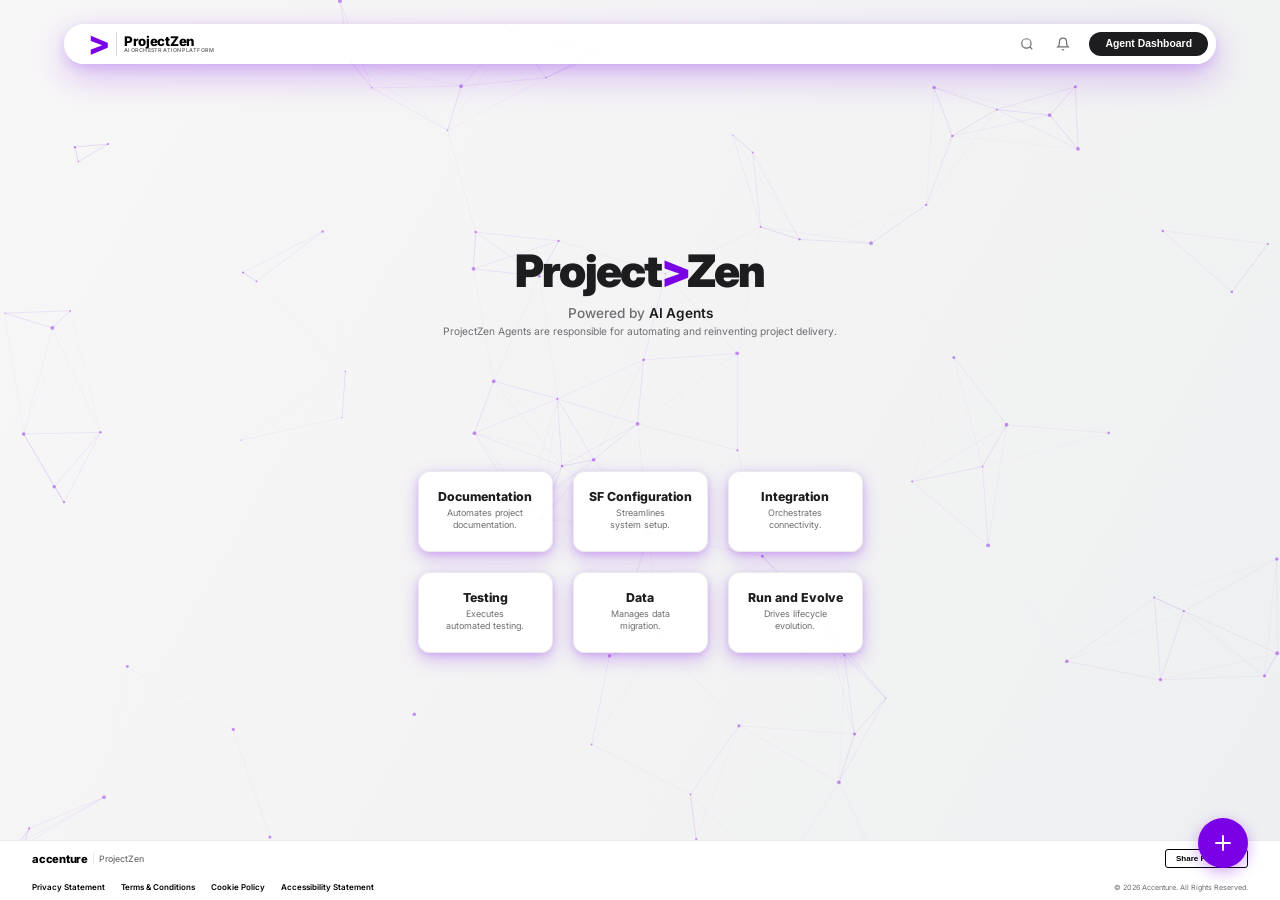
<file: frontend/index.html>
<!DOCTYPE html>
<html lang="en" style="margin: 0; padding: 0; width: 100%; height: 100%;">
<head>
  <meta charset="UTF-8">
  <title>ProjectZen</title>
</head>
<body style="margin: 0; padding: 0; width: 100%; height: 100%; overflow: hidden; background: #f6f6f9;">
  <iframe id="app-frame" style="width: 100%; height: 100%; border: none; display: block;"></iframe>
  <script>
    window.LANDING_HTML = `<!DOCTYPE html>
<html lang="en">
<head>
    <meta charset="UTF-8">
    <meta name="viewport" content="width=device-width, initial-scale=1.0">
    <title>ProjectZen Studio</title>
    <style>
/* CSS Variables for theming and consistency */
:root {
    --bg-color: #f6f6f9;
    --text-primary: #1d1d1f;
    --text-secondary: #6e6e73;
    --accent-color: #7a00e6;
    --card-bg: rgba(255, 255, 255, 0.95);
    --border-color: rgba(0, 0, 0, 0.08);
    --font-family: 'Inter', -apple-system, BlinkMacSystemFont, sans-serif;
}

* {
    margin: 0;
    padding: 0;
    box-sizing: border-box;
}

body {
    background-color: var(--bg-color);
    color: var(--text-primary);
    font-family: var(--font-family);
    min-height: 100vh;
    display: flex;
    flex-direction: column;
    overflow-x: hidden;
    position: relative;
    -webkit-font-smoothing: antialiased;
}

/* Splash Screen Redesign */
.splash-screen {
    position: fixed;
    top: 0;
    left: 0;
    width: 100vw;
    height: 100vh;
    background: linear-gradient(135deg, #1d1d1f 0%, #3a0073 100%);
    display: flex;
    flex-direction: column;
    justify-content: center;
    align-items: center;
    z-index: 9999;
    animation: fadeOutSplash 0.8s ease 2.5s forwards;
}

.splash-logo-container {
    display: flex;
    flex-direction: column;
    align-items: center;
}

.splash-title-row {
    display: flex;
    align-items: center;
    font-size: 3.5rem; /* Reduced by 30% */
    font-weight: 700;
    color: #fff;
    position: relative;
    letter-spacing: -0.04em;
}

.word-project {
    opacity: 0;
    animation: slideRight 0.6s cubic-bezier(0.2, 0.8, 0.2, 1) 0.2s forwards;
}

.word-zen {
    opacity: 0;
    animation: slideLeft 0.6s cubic-bezier(0.2, 0.8, 0.2, 1) 0.2s forwards;
}

.splash-arrow {
    color: var(--accent-color);
    font-weight: 800;
    margin: 0 0.1em;
    opacity: 0;
    display: inline-block;
    animation: zoomOut 0.5s cubic-bezier(0.175, 0.885, 0.32, 1.275) 0.8s forwards;
}

.splash-subtitle {
    margin-top: 1rem;
    font-size: 1.5rem;
    color: #eee;
    font-weight: 600;
    opacity: 0;
    animation: slideLeft 0.6s cubic-bezier(0.2, 0.8, 0.2, 1) 1.5s forwards;
}

@keyframes slideRight {
    0% { opacity: 0; transform: translateX(-80px); }
    100% { opacity: 1; transform: translateX(0); }
}

@keyframes slideLeft {
    0% { opacity: 0; transform: translateX(80px); }
    100% { opacity: 1; transform: translateX(0); }
}

@keyframes zoomOut {
    0% { opacity: 0; transform: scale(4); }
    100% { opacity: 1; transform: scale(1); }
}

@keyframes fadeOutSplash {
    0% { opacity: 1; }
    100% { opacity: 0; visibility: hidden; }
}

/* Loop Background Animation - A subtle moving wave gradient */
.background-blobs {
    position: fixed;
    top: -50%;
    left: -50%;
    width: 200%;
    height: 200%;
    z-index: -1;
    background: linear-gradient(120deg, #fdfbfb 0%, #ebedee 30%, #f4e9f5 70%, #fdfbfb 100%);
    background-size: 300% 300%;
    animation: gradientMove 20s ease infinite;
    pointer-events: none;
}

@keyframes gradientMove {
    0% { background-position: 0% 50%; }
    50% { background-position: 100% 50%; }
    100% { background-position: 0% 50%; }
}

/* AI Network Canvas */
#ai-network {
    position: fixed;
    top: 0;
    left: 0;
    width: 100%;
    height: 100%;
    z-index: 0;
    pointer-events: none;
    opacity: 0;
    animation: fadeIn 2s ease 3.5s forwards;
}

/* Navbar styles */
.navbar {
    display: flex;
    justify-content: center;
    position: sticky;
    top: 1.5rem;
    z-index: 100;
    opacity: 0;
    transform-origin: top center;
    animation: unfoldHeader 1s cubic-bezier(0.16, 1, 0.3, 1) 3.2s forwards;
    pointer-events: none;
}

.nav-inner {
    display: flex;
    align-items: center;
    justify-content: space-between;
    padding: 0.2rem 0.5rem 0.2rem 1.5rem; /* Cut padding drastically */
    background: rgba(255, 255, 255, 0.95);
    backdrop-filter: blur(24px);
    -webkit-backdrop-filter: blur(24px);
    border: none;
    border-radius: 50px;
    box-shadow: 0 12px 35px rgba(122, 0, 230, 0.25), 0 4px 12px rgba(122, 0, 230, 0.15);
    width: 90%;
    max-width: 1200px;
    pointer-events: auto;
}

.nav-left {
    display: flex;
    align-items: center;
}

.logo-icon-standalone {
    color: var(--accent-color);
    font-size: clamp(1.56rem, 2.6vw, 2.34rem);
    font-weight: 800;
    line-height: 1; 
}

.nav-text-group {
    display: flex;
    flex-direction: column;
    justify-content: center;
    align-items: flex-start;
}

.nav-brand {
    font-weight: 800;
    font-size: clamp(0.72rem, 1.04vw, 0.92rem);
    letter-spacing: -0.02em;
    color: #000;
    line-height: 1.1;
}

.nav-divider {
    width: 1px;
    height: 24px; 
    background-color: rgba(0, 0, 0, 0.15);
    margin: 0 clamp(0.25rem, 0.5vw, 0.4rem);
}


.nav-subtitle {
    font-size: clamp(0.31rem, 0.42vw, 0.38rem);
    color: var(--text-secondary);
    font-weight: 600;
    text-transform: uppercase;
    letter-spacing: 0.05em;
    line-height: 1.1;
}

.nav-right {
    display: flex;
    align-items: center;
    gap: 0.5rem;
}

.icon-btn {
    background: none;
    border: none;
    color: var(--text-secondary);
    cursor: pointer;
    display: flex;
    align-items: center;
    justify-content: center;
    width: 28px;
    height: 28px;
    border-radius: 50%;
    transition: all 0.2s ease;
}

.icon-btn svg {
    width: 14px;
    height: 14px;
}

.icon-btn:hover {
    background: rgba(0,0,0,0.04);
    color: var(--text-primary);
}

.primary-btn {
    background: var(--text-primary);
    color: white;
    border: none;
    padding: 0.4rem 1rem;
    border-radius: 24px;
    font-size: 0.65rem;
    font-weight: 600;
    cursor: pointer;
    transition: transform 0.2s, background 0.2s, box-shadow 0.2s;
    margin-left: 0.25rem;
}

.primary-btn:hover {
    transform: translateY(-1px);
    background: #000;
    box-shadow: 0 4px 12px rgba(0,0,0,0.15);
}

/* Hero Section */
.hero {
    flex: 1;
    display: flex;
    flex-direction: column;
    align-items: center;
    text-align: center;
    padding: 0 2rem;
    position: relative;
    z-index: 10;
}

.hero-content {
    max-width: 800px;
    margin: 0 auto;
}

.hero h1 {
    font-size: clamp(2rem, 3.5vw, 2.8rem);
    font-weight: 900;
    letter-spacing: -0.04em;
    margin-bottom: 0.25rem;
    color: var(--text-primary);
    line-height: 1.1;
    position: relative;
    display: inline-block;
    cursor: default;
    transition: transform 0.4s cubic-bezier(0.175, 0.885, 0.32, 1.275);
    
    animation: realisticFogShadow 8s ease-in-out infinite 0s;
}

.hero-title-wrapper {
    opacity: 0;
    animation: heroTitleRise 1s cubic-bezier(0.16, 1, 0.3, 1) 2.5s forwards;
    display: inline-block;
}

.hero h1:hover {
    animation: heartbeatHover 1.5s ease-in-out infinite !important;
    opacity: 1 !important;
}

@keyframes realisticFogShadow {
    0% {
        text-shadow: 
            -3px 4px 6px rgba(0,0,0,0.12),
            0 0 20px rgba(122, 0, 230, 0.5),
            -20px 10px 40px rgba(122, 0, 230, 0.3);
    }
    33% {
        text-shadow: 
            0px 6px 10px rgba(0,0,0,0.15),
            10px -5px 30px rgba(122, 0, 230, 0.7),
            0px 15px 50px rgba(122, 0, 230, 0.4);
    }
    66% {
        text-shadow: 
            3px 5px 8px rgba(0,0,0,0.12),
            -10px 5px 25px rgba(122, 0, 230, 0.6),
            20px -10px 45px rgba(122, 0, 230, 0.35);
    }
    100% {
        text-shadow: 
            -3px 4px 6px rgba(0,0,0,0.12),
            0 0 20px rgba(122, 0, 230, 0.5),
            -20px 10px 40px rgba(122, 0, 230, 0.3);
    }
}

@keyframes heartbeatHover {
    0% {
        transform: translateY(-5px) scale(1.02);
        letter-spacing: -0.04em;
        text-shadow: 0 0 30px rgba(122, 0, 230, 0.6);
    }
    15% {
        transform: translateY(-8px) scale(1.06);
        letter-spacing: -0.02em;
        text-shadow: 0 0 60px rgba(122, 0, 230, 0.9);
    }
    30% {
        transform: translateY(-5px) scale(1.02);
        letter-spacing: -0.04em;
        text-shadow: 0 0 30px rgba(122, 0, 230, 0.6);
    }
    45% {
        transform: translateY(-8px) scale(1.06);
        letter-spacing: -0.02em;
        text-shadow: 0 0 60px rgba(122, 0, 230, 0.9);
    }
    60% {
        transform: translateY(-5px) scale(1.02);
        letter-spacing: -0.04em;
        text-shadow: 0 0 30px rgba(122, 0, 230, 0.6);
    }
    100% {
        transform: translateY(-5px) scale(1.02);
        letter-spacing: -0.04em;
        text-shadow: 0 0 30px rgba(122, 0, 230, 0.6);
    }
}

.main-title {
    font-size: clamp(2rem, 3.5vw, 2.8rem);
    font-weight: 700;
    letter-spacing: -0.04em;
    margin-bottom: 0.2rem;
    color: #000;
}

.accent {
    color: var(--accent-color);
}

.hero .subtitle {
    font-size: clamp(0.7rem, 1.2vw, 0.85rem);
    color: var(--text-secondary);
    max-width: 600px;
    margin: 0.25rem auto 0.25rem;
    font-weight: 500;
    
    opacity: 0;
    transform-origin: top center;
    animation: unfoldContent 1s cubic-bezier(0.16, 1, 0.3, 1) 3.0s forwards;
}

.hero .subtitle strong {
    font-weight: 600;
    color: var(--text-primary);
}

.hero .description {
    font-size: clamp(0.5rem, 0.8vw, 0.65rem);
    color: var(--text-secondary);
    margin-bottom: 1rem;
    max-width: 600px;
    margin-left: auto;
    margin-right: auto;
    
    opacity: 0;
    transform-origin: top center;
    animation: unfoldContent 1s cubic-bezier(0.16, 1, 0.3, 1) 3.1s forwards;
}

.agents-grid {
    display: flex;
    flex-wrap: wrap;
    justify-content: center;
    align-items: center;
    align-content: center; /* Keeps rows centered inside fixed height */
    gap: 1.25rem;
    max-width: 580px; /* Safely accommodates expanded widths but strictly forces wrap before 4 items */
    height: 280px; /* HARD-LOCKS container height so expanding rows inside NEVER push outer text */
    margin: 0 auto;
    
    opacity: 0;
    transform-origin: top center;
    animation: unfoldContent 1.2s cubic-bezier(0.16, 1, 0.3, 1) 3.3s forwards;
}

.agent-card {
    background: var(--card-bg);
    border: 1px solid var(--border-color);
    text-decoration: none; /* Prevents underline when used as an anchor tag */
    border-radius: 12px;
    padding: 0.5rem; /* Slightly tighter base padding */
    position: relative;
    overflow: hidden;
    transition: all 0.4s cubic-bezier(0.16, 1, 0.3, 1);
    cursor: pointer;
    backdrop-filter: blur(20px);
    -webkit-backdrop-filter: blur(20px);
    box-shadow: 0 6px 18px rgba(122, 0, 230, 0.25), 0 2px 6px rgba(122, 0, 230, 0.15);
    z-index: 10;
    display: flex;
    flex-direction: column;
    justify-content: center; 
    align-items: center; 
    text-align: center;
    gap: 0.2rem; /* Dynamic gap replacing margin */
    width: 135px;
    height: 81px;
}

/* Hover Lift Animation mimicking the video */
.agent-card:hover {
    width: 210px;
    height: 126px;
    padding: 0.8rem; /* Relaxed padding when expanded */
    gap: 0.5rem; /* Open up the space between title and sub-text */
    z-index: 20;
    border-color: rgba(122, 0, 230, 0.6);
    box-shadow: 0 20px 40px rgba(122, 0, 230, 0.5), 0 8px 20px rgba(122, 0, 230, 0.3);
}

.agent-card h3 {
    font-size: clamp(0.66rem, 1.1vw, 0.77rem);
    margin: 0; /* Removed static margin to let flex gap control it */
    color: var(--text-primary);
    font-weight: 800;
    transition: transform 0.4s cubic-bezier(0.16, 1, 0.3, 1);
}

.agent-card:hover h3 {
    transform: scale(1.15); /* Slightly less scale since box is huge */
}

.hover-word {
    display: inline-block;
    max-width: 0;
    opacity: 0;
    overflow: hidden;
    transition: max-width 0.4s cubic-bezier(0.16, 1, 0.3, 1), opacity 0.4s cubic-bezier(0.16, 1, 0.3, 1);
    white-space: pre;
    vertical-align: bottom;
}

.agent-card:hover .hover-word {
    max-width: 60px; /* Slides the word in */
    opacity: 1;
}

.text-switcher {
    display: flex;
    justify-content: center;
    align-items: center;
    width: 100%;
    position: relative;
    transition: transform 0.4s cubic-bezier(0.16, 1, 0.3, 1);
}

.agent-card:hover .text-switcher {
    transform: scale(1.15); /* Zoom sub-text to fit inside physically expanded box */
}

.text-switcher > p {
    margin: 0;
    transition: opacity 0.4s cubic-bezier(0.16, 1, 0.3, 1), transform 0.4s cubic-bezier(0.16, 1, 0.3, 1);
    width: 100%;
    padding: 0 2em; /* Exactly 2 times the font-size gap on left and right edges */
    box-sizing: border-box;
    color: var(--text-secondary);
    line-height: 1.3;
}

.short-text {
    font-size: clamp(0.5rem, 0.7vw, 0.6rem);
    opacity: 1;
    transform: translateY(0);
    position: relative; /* Normal document flow */
}

.long-text {
    font-size: clamp(0.48rem, 0.7vw, 0.6rem);
    opacity: 0;
    position: absolute;
    top: 0;
    left: 0;
    width: 100%;
    transform: translateY(10px);
}

.agent-card:hover .short-text {
    opacity: 0;
    transform: translateY(-10px);
}

.agent-card:hover .long-text {
    opacity: 1;
    transform: translateY(0);
}

/* Footer */
.footer {
    display: flex;
    flex-direction: column;
    padding: 0; /* Let flex parts dictate height */
    background: #ffffff;
    border-top: 1px solid var(--border-color);
    margin-top: auto; /* Pushes footer to absolute bottom if viewport is taller */
    opacity: 0;
    animation: fadeIn 1s ease 3.5s forwards;
    z-index: 10;
    position: relative;
}

.footer-top {
    display: flex;
    justify-content: space-between;
    align-items: center;
    padding: 0.5rem 2rem 0.3rem;
    margin-bottom: 0.3rem;
}

.footer-brand {
    font-size: 0.55rem;
    color: var(--text-secondary);
    display: flex;
    align-items: center;
    gap: 0.3rem;
}

.footer-brand strong {
    color: #000;
    font-size: 0.7rem;
    font-weight: 800;
    letter-spacing: -0.02em;
}

.footer-project {
    border-left: 1px solid var(--border-color);
    padding-left: 0.3rem;
    font-weight: 500;
}

.footer-bottom {
    display: flex;
    justify-content: space-between;
    align-items: center;
    padding: 0.25rem 2rem 0.5rem;
    flex-wrap: wrap;
    gap: 0.6rem;
}

.footer-links {
    display: flex;
    gap: 1rem;
    flex-wrap: wrap;
}

.footer-links a {
    color: #000;
    text-decoration: none;
    font-size: 0.5rem;
    font-weight: 600;
    transition: color 0.2s;
}

.footer-links a:hover {
    color: var(--accent-color);
}

.footer-copyright {
    font-size: 0.45rem;
    color: var(--text-secondary);
}

.feedback-btn {
    padding: 0.25rem 0.6rem;
    border: 1px solid #000;
    background: transparent;
    color: #000;
    border-radius: 3px;
    font-size: 0.5rem;
    font-weight: 700;
    cursor: pointer;
    transition: all 0.2s ease;
}

.feedback-btn:hover {
    background: #000;
    color: #fff;
}

/* Floating Action Button (FAB) */
.fab-btn {
    position: fixed;
    bottom: 2rem;
    right: 2rem;
    width: 50px;
    height: 50px;
    border-radius: 50%;
    background: var(--accent-color);
    color: white;
    border: none;
    cursor: pointer;
    box-shadow: 0 4px 15px rgba(122, 0, 230, 0.35);
    display: flex;
    align-items: center;
    justify-content: center;
    transition: transform 0.3s, box-shadow 0.3s;
    z-index: 100;
    opacity: 0;
    animation: fadeIn 1s ease 3.5s forwards;
}

.fab-btn:hover {
    transform: scale(1.1) rotate(90deg);
    box-shadow: 0 6px 20px rgba(122, 0, 230, 0.45);
}

@keyframes fadeIn {
    from { opacity: 0; }
    to { opacity: 1; }
}

@keyframes heroTitleRise {
    0% {
        opacity: 0;
        transform: translateY(20vh) scale(1.2);
    }
    1% {
        opacity: 1;
    }
    100% {
        opacity: 1;
        transform: translateY(0) scale(1);
    }
}

@keyframes unfoldHeader {
    0% {
        opacity: 0;
        transform: translateY(-40px) scaleY(0.5);
    }
    100% {
        opacity: 1;
        transform: translateY(0) scaleY(1);
    }
}

@keyframes unfoldContent {
    0% {
        opacity: 0;
        transform: translateY(-40px) scaleY(0.8);
        filter: blur(10px);
    }
    100% {
        opacity: 1;
        transform: translateY(0) scaleY(1);
        filter: blur(0);
    }
}

/* Skip Intro Override (For browser back button) */
html.skip-intro .splash-screen {
    display: none !important;
}

html.skip-intro .hero-content,
html.skip-intro .hero-title-wrapper,
html.skip-intro .hero .subtitle,
html.skip-intro .hero .description,
html.skip-intro .agents-grid,
html.skip-intro .navbar,
html.skip-intro .footer,
html.skip-intro .fab-btn {
    animation: none !important;
    opacity: 1 !important;
    filter: none !important;
}

/* Keep the continuous 3D shadow pulse, but remove the rising intro and delay */
html.skip-intro .hero h1 {
    animation: realisticFogShadow 8s ease-in-out infinite 0s !important;
    opacity: 1 !important;
    filter: none !important;
}

html.skip-intro .hero h1:hover {
    animation: heartbeatHover 1.5s ease-in-out infinite 0s !important;
}

html.skip-intro .fab-btn {
    transform: scale(1) !important;
}

</style>
    <!-- Google Fonts for modern typography -->
    <link href="https://fonts.googleapis.com/css2?family=Inter:wght@300;400;500;600;700&display=swap" rel="stylesheet">
    <script>
        // Check if the intro has already played this session
        if (sessionStorage.getItem('introPlayed')) {
            document.documentElement.classList.add('skip-intro');
        } else {
            sessionStorage.setItem('introPlayed', 'true');
        }
    <\/script>
</head>
<body>
    <!-- Splash Screen -->
    <div class="splash-screen">
        <div class="splash-logo-container">
            <div class="splash-title-row">
                <span class="splash-word word-project">Project</span>
                <span class="splash-arrow">&gt;</span>
                <span class="splash-word word-zen">Zen</span>
            </div>
            <p class="splash-subtitle">Powered by AI Agents</p>
        </div>
    </div>
    <!-- AI Network Particle Background -->
    <canvas id="ai-network"></canvas>

    <!-- Animated background gradient blobs -->
    <div class="background-blobs">
        <div class="blob blob-1"></div>
        <div class="blob blob-2"></div>
        <div class="blob blob-3"></div>
    </div>

    <!-- Navigation Bar -->
    <nav class="navbar">
        <div class="nav-inner">
            <div class="nav-left">
                <span class="logo-icon-standalone">&gt;</span>
                <div class="nav-divider"></div>
                <div class="nav-text-group">
                    <div class="nav-brand">ProjectZen</div>
                    <div class="nav-subtitle">AI Orchestration Platform</div>
                </div>
            </div>
            <div class="nav-right">
                <button class="icon-btn" aria-label="Search">
                    <svg viewBox="0 0 24 24" width="18" height="18" stroke="currentColor" stroke-width="2" fill="none"><circle cx="11" cy="11" r="8"></circle><line x1="21" y1="21" x2="16.65" y2="16.65"></line></svg>
                </button>
                <button class="icon-btn" aria-label="Notifications">
                    <svg viewBox="0 0 24 24" width="18" height="18" stroke="currentColor" stroke-width="2" fill="none"><path d="M18 8A6 6 0 0 0 6 8c0 7-3 9-3 9h18s-3-2-3-9"></path><path d="M13.73 21a2 2 0 0 1-3.46 0"></path></svg>
                </button>
                <button class="primary-btn">Agent Dashboard</button>
            </div>
        </div>
    </nav>

    <!-- Main Content -->
    <main class="hero">
        <div class="hero-spacer" style="flex: 3;"></div>
        <div class="hero-content">
            <div class="hero-title-wrapper">
                <h1 class="main-title">Project<span class="accent">&gt;</span>Zen</h1>
            </div>
            <p class="subtitle">Powered by <strong>AI Agents</strong></p>
            
            <p class="description">
                ProjectZen Agents are responsible for automating and reinventing project delivery.
            </p>
        </div>
        <div class="hero-spacer" style="flex: 1;"></div>

        <!-- 6 Blocks Grid -->
        <div class="agents-grid">
            <a href="javascript:window.parent.navigateApp('#ws=documentation')" class="agent-card">
                <h3>Documentation<span class="hover-word"> Agent</span></h3>
                <div class="text-switcher">
                    <p class="short-text">Automates project documentation.</p>
                    <p class="long-text">Generates, versions, and maintains comprehensive project documentation automatically.</p>
                </div>
                <div class="card-glow"></div>
            </a>
            
            <a href="javascript:window.parent.navigateApp('#ws=sf_config')" class="agent-card">
                <h3>SF Configuration<span class="hover-word"> Agent</span></h3>
                <div class="text-switcher">
                    <p class="short-text">Streamlines system setup.</p>
                    <p class="long-text">Deploys Salesforce parameters, roles, and profiles instantly with zero-touch automation.</p>
                </div>
                <div class="card-glow"></div>
            </a>
            
            <a href="javascript:window.parent.navigateApp('#ws=integration')" class="agent-card">
                <h3>Integration<span class="hover-word"> Agent</span></h3>
                <div class="text-switcher">
                    <p class="short-text">Orchestrates connectivity.</p>
                    <p class="long-text">Ensures seamless data flow and API communication across disparate enterprise systems.</p>
                </div>
                <div class="card-glow"></div>
            </a>
            
            <a href="javascript:window.parent.navigateApp('#ws=testing')" class="agent-card">
                <h3>Testing<span class="hover-word"> Agent</span></h3>
                <div class="text-switcher">
                    <p class="short-text">Executes automated testing.</p>
                    <p class="long-text">Runs end-to-end regression suites and provides instantaneous pass/fail diagnostics.</p>
                </div>
                <div class="card-glow"></div>
            </a>
            
            <a href="javascript:window.parent.navigateApp('#ws=data')" class="agent-card">
                <h3>Data<span class="hover-word"> Agent</span></h3>
                <div class="text-switcher">
                    <p class="short-text">Manages data migration.</p>
                    <p class="long-text">Cleanses, transforms, and securely migrates complex datasets with built-in validation.</p>
                </div>
                <div class="card-glow"></div>
            </a>
            
            <a href="javascript:window.parent.navigateApp('#ws=run_evolve')" class="agent-card">
                <h3>Run and Evolve<span class="hover-word"> Agent</span></h3>
                <div class="text-switcher">
                    <p class="short-text">Drives lifecycle evolution.</p>
                    <p class="long-text">Continuously monitors, scales, and improves operational workflows post-deployment.</p>
                </div>
                <div class="card-glow"></div>
            </a>
        </div>
        <div class="hero-spacer" style="flex: 2;"></div>
    </main>

    <!-- Footer -->
    <footer class="footer">
        <div class="footer-top">
            <div class="footer-brand">
                <strong>accenture</strong> <span class="footer-project">ProjectZen</span>
            </div>
            <button class="feedback-btn">Share Feedback</button>
        </div>
        <div class="footer-bottom">
            <div class="footer-links">
                <a href="#">Privacy Statement</a>
                <a href="#">Terms &amp; Conditions</a>
                <a href="#">Cookie Policy</a>
                <a href="#">Accessibility Statement</a>
            </div>
            <div class="footer-copyright">
                &copy; 2026 Accenture. All Rights Reserved.
            </div>
        </div>
    </footer>

    <!-- Floating Action Button -->
    <button class="fab-btn" aria-label="Add or Ask">
        <svg viewBox="0 0 24 24" width="24" height="24" stroke="currentColor" stroke-width="2" fill="none">
            <path d="M12 5v14M5 12h14" stroke-linecap="round" stroke-linejoin="round"></path>
        </svg>
    </button>

    <!-- AI Particle Network Animation Script -->
    <script>
        const canvas = document.getElementById('ai-network');
        const ctx = canvas.getContext('2d');
        let width, height, particles;

        function init() {
            width = canvas.width = window.innerWidth;
            height = canvas.height = window.innerHeight;
            particles = [];
            // Create responsive amount of particles based on screen size
            const count = Math.floor((width * height) / 12000); 
            for(let i = 0; i < count; i++) {
                particles.push({
                    x: Math.random() * width,
                    y: Math.random() * height,
                    vx: (Math.random() - 0.5) * 0.4,
                    vy: (Math.random() - 0.5) * 0.4,
                    radius: Math.random() * 1.5 + 0.5
                });
            }
        }

        function draw() {
            ctx.clearRect(0, 0, width, height);
            
            for(let i = 0; i < particles.length; i++) {
                const p = particles[i];
                p.x += p.vx;
                p.y += p.vy;

                // Bounce off edges smoothly
                if(p.x < 0 || p.x > width) p.vx *= -1;
                if(p.y < 0 || p.y > height) p.vy *= -1;

                // Draw node
                ctx.beginPath();
                ctx.arc(p.x, p.y, p.radius, 0, Math.PI * 2);
                ctx.fillStyle = 'rgba(122, 0, 230, 0.4)';
                ctx.fill();

                // Draw connecting lines if close enough
                for(let j = i + 1; j < particles.length; j++) {
                    const p2 = particles[j];
                    const dx = p.x - p2.x;
                    const dy = p.y - p2.y;
                    const dist = Math.sqrt(dx*dx + dy*dy);

                    if(dist < 150) {
                        ctx.beginPath();
                        ctx.strokeStyle = \`rgba(122, 0, 230, \${0.15 * (1 - dist/150)})\`;
                        ctx.lineWidth = 1;
                        ctx.moveTo(p.x, p.y);
                        ctx.lineTo(p2.x, p2.y);
                        ctx.stroke();
                    }
                }
            }
            requestAnimationFrame(draw);
        }

        window.addEventListener('resize', init);
        // Start animation loop
        init();
        draw();
    <\/script>
</body>
</html>
`;
    window.APP_HTML = `<!DOCTYPE html>
<html lang="en">
<head>
<meta charset="UTF-8">
<meta name="viewport" content="width=device-width, initial-scale=1.0">
<title>ProjectZen — Interactive Prototype</title>
<style>
:root{
  --violet:#460073; --purple:#A100FF; --dk:#7500C0; --lilac:#C77DFF;
  --lilac-bg:#F4ECFB; --lilac-2:#FAF6FE; --ink:#1A1620; --muted:#6B6577;
  --line:#EAE3F2; --line-2:#F0EAF6; --bg:#F6F3FB; --surface:#FFFFFF;
  --teal:#0E7C86; --magenta:#B5179E; --amber:#B9822B; --green:#2F8F5B;
  --hi:#C0296B; --md:#B9822B; --lo:#2F8F5B;
  --shadow:0 1px 2px rgba(70,0,115,.04), 0 8px 24px rgba(70,0,115,.06);
  --shadow-lg:0 12px 40px rgba(70,0,115,.14);
  --mono:'SF Mono',ui-monospace,'Cascadia Code',Consolas,Menlo,monospace;
  --sans:'Segoe UI',system-ui,-apple-system,'Helvetica Neue',Arial,sans-serif;
}
*{box-sizing:border-box}
html,body{height:100%}
body{margin:0;background:var(--bg);color:var(--ink);font-family:var(--sans);font-size:14px;line-height:1.5;-webkit-font-smoothing:antialiased}
button{font-family:inherit;cursor:pointer}
:focus-visible{outline:2px solid var(--purple);outline-offset:2px;border-radius:6px}

/* ---------- shell ---------- */
#app{display:flex;flex-direction:column;height:100vh;overflow:hidden}
.topbar{height:60px;flex:0 0 auto;display:flex;align-items:center;gap:14px;padding:0 20px;
  background:rgba(255,255,255,.86);backdrop-filter:blur(10px);border-bottom:1px solid var(--line);z-index:20}
.brand{font-weight:800;font-size:19px;letter-spacing:-.02em;color:var(--ink);white-space:nowrap}
.brand b{color:var(--purple);font-weight:800}
.crumb{display:flex;align-items:center;gap:8px;font-size:13px;color:var(--muted);min-width:0}
.crumb .proj{display:inline-flex;align-items:center;gap:7px;background:var(--lilac-bg);color:var(--violet);
  font-weight:700;border-radius:20px;padding:5px 12px;white-space:nowrap}
.crumb .tail{color:var(--muted);font-weight:600;white-space:nowrap;overflow:hidden;text-overflow:ellipsis}
.crumb .tail b{color:var(--ink)}
.spacer{flex:1}
.cmdbtn{display:flex;align-items:center;gap:9px;height:38px;min-width:300px;max-width:420px;flex:1;
  background:var(--surface);border:1px solid var(--line);border-radius:11px;padding:0 12px;color:var(--muted);
  font-size:13px;transition:border-color .15s,box-shadow .15s}
.cmdbtn:hover{border-color:var(--lilac);box-shadow:0 0 0 4px var(--lilac-bg)}
.cmdbtn .kbd{margin-left:auto;font-size:11px;font-weight:700;color:var(--muted);background:var(--bg);
  border:1px solid var(--line);border-radius:6px;padding:2px 7px}
.roleseg{display:flex;background:var(--bg);border:1px solid var(--line);border-radius:10px;padding:3px;gap:2px}
.roleseg button{border:none;background:transparent;color:var(--muted);font-size:12px;font-weight:700;
  padding:5px 11px;border-radius:7px;transition:.15s}
.roleseg button.on{background:var(--surface);color:var(--violet);box-shadow:var(--shadow)}
.avatar{width:34px;height:34px;border-radius:50%;flex:0 0 auto;
  background:linear-gradient(135deg,var(--purple),var(--violet));display:grid;place-items:center;
  color:#fff;font-weight:800;font-size:13px}
.shell{flex:1;display:flex;min-height:0}

/* rail */
.rail{width:236px;flex:0 0 auto;background:var(--surface);border-right:1px solid var(--line);
  padding:14px 12px;overflow-y:auto}
.rail .sect{font-size:10.5px;letter-spacing:.09em;text-transform:uppercase;color:var(--muted);
  font-weight:800;margin:16px 10px 7px}
.rail .sect:first-child{margin-top:2px}
.navi{display:flex;align-items:center;gap:11px;padding:9px 11px;border-radius:10px;color:var(--ink);
  font-size:13.5px;font-weight:600;position:relative;transition:background .13s,color .13s}
.navi svg{width:19px;height:19px;flex:0 0 auto;color:var(--muted);transition:color .13s}
.navi:hover{background:var(--lilac-2)}
.navi.on{background:var(--lilac-bg);color:var(--violet);font-weight:800}
.navi.on svg{color:var(--purple)}
.navi.on::before{content:"";position:absolute;left:-12px;top:8px;bottom:8px;width:3px;border-radius:0 3px 3px 0;background:var(--purple)}
.navi .ct{margin-left:auto;font-size:11px;font-weight:800;color:var(--muted);background:var(--bg);border-radius:20px;padding:1px 8px}
.navi.on .ct{background:#fff;color:var(--purple)}
.railfoot{border-top:1px solid var(--line);margin:12px 4px 0;padding-top:10px}

/* main */
main{flex:1;min-width:0;overflow-y:auto;padding:26px 30px 60px}
.view{max-width:1120px;margin:0 auto;animation:fade .28s ease}
@keyframes fade{from{opacity:0;transform:translateY(6px)}to{opacity:1;transform:none}}
h1.vt{font-size:24px;font-weight:800;letter-spacing:-.02em;color:var(--ink);margin:0 0 3px}
.vsub{color:var(--muted);font-size:13.5px;margin:0 0 20px}

/* role band */
.band{display:grid;grid-template-columns:repeat(3,1fr);gap:14px;margin-bottom:26px}
.bandcard{background:var(--surface);border:1px solid var(--line);border-radius:16px;padding:18px 18px;
  box-shadow:var(--shadow);display:flex;flex-direction:column;gap:2px;position:relative;overflow:hidden}
.bandcard .lbl{font-size:12px;color:var(--muted);font-weight:700}
.bandcard .big{font-size:30px;font-weight:800;color:var(--violet);letter-spacing:-.02em;line-height:1.1}
.bandcard .foot{font-size:12px;color:var(--muted);margin-top:4px}
.bandcard.accent{background:linear-gradient(135deg,var(--violet),var(--purple) 130%);border:none;color:#fff}
.bandcard.accent .lbl,.bandcard.accent .foot{color:#EAD9FA}
.bandcard.accent .big{color:#fff}
.bandcard .go{position:absolute;right:14px;top:14px;color:var(--purple)}
.bandcard.accent .go{color:#fff}

/* catalog controls */
.cat-head{display:flex;align-items:center;gap:14px;margin:6px 0 14px}
.cat-head h2{font-size:15px;font-weight:800;color:var(--ink);margin:0}
.lens{margin-left:auto;display:flex;background:var(--surface);border:1px solid var(--line);border-radius:10px;padding:3px;gap:2px}
.lens button{border:none;background:transparent;color:var(--muted);font-size:12px;font-weight:700;padding:6px 12px;border-radius:7px}
.lens button.on{background:var(--lilac-bg);color:var(--violet)}
.chips{display:flex;gap:8px;flex-wrap:wrap;margin-bottom:18px}
.chip{border:1px solid var(--line);background:var(--surface);color:var(--muted);font-size:12px;font-weight:700;
  border-radius:20px;padding:6px 13px;transition:.13s}
.chip:hover{border-color:var(--lilac)}
.chip.on{background:var(--violet);color:#fff;border-color:var(--violet)}
.grouphdr{display:flex;align-items:center;gap:9px;font-size:12px;font-weight:800;color:var(--violet);
  text-transform:uppercase;letter-spacing:.05em;margin:22px 0 12px}
.grouphdr .gc{font-size:11px;color:var(--muted);background:var(--lilac-bg);border-radius:20px;padding:1px 8px;-webkit-text-fill-color:var(--dk)}
.cards{display:flex;flex-wrap:wrap;justify-content:center;gap:14px}
.acard{flex:1 1 268px;max-width:320px;background:var(--surface);border:1px solid var(--line);border-radius:15px;padding:16px;
  box-shadow:var(--shadow);display:flex;flex-direction:column;transition:transform .14s,box-shadow .14s,border-color .14s;cursor:pointer}
.acard:hover{transform:translateY(-3px);box-shadow:var(--shadow-lg);border-color:var(--lilac)}
.acard .ico{width:38px;height:38px;border-radius:11px;background:var(--lilac-bg);color:var(--purple);
  display:grid;place-items:center;margin-bottom:12px}
.acard .ico svg{width:20px;height:20px}
.acard .an{font-size:14.5px;font-weight:800;color:var(--ink);margin-bottom:4px}
.acard .ab{font-size:12.5px;color:var(--muted);line-height:1.45;flex:1}
.acard .arow{display:flex;align-items:center;gap:8px;margin-top:13px}
.tagw{display:inline-flex;align-items:center;gap:5px;font-size:10.5px;font-weight:800;letter-spacing:.02em;
  color:var(--magenta);background:#FBEAF5;border-radius:6px;padding:3px 7px}
.tagr{display:inline-flex;align-items:center;gap:5px;font-size:10.5px;font-weight:800;color:var(--teal);background:#E4F2F3;border-radius:6px;padding:3px 7px}
.acard .open{margin-left:auto;display:inline-flex;align-items:center;gap:4px;color:var(--purple);font-weight:800;font-size:12.5px}
.acard .open svg{width:15px;height:15px}

/* workspace */
.ws{display:grid;grid-template-columns:260px 1fr 250px;gap:16px;align-items:start}
.panel{background:var(--surface);border:1px solid var(--line);border-radius:16px;box-shadow:var(--shadow)}
.panel .ph{padding:14px 16px;border-bottom:1px solid var(--line-2);font-size:11px;font-weight:800;
  text-transform:uppercase;letter-spacing:.06em;color:var(--muted);display:flex;align-items:center;gap:8px}
.panel .pb{padding:16px}
.fl{font-size:12px;font-weight:700;color:var(--ink);margin:0 0 6px;display:block}
.fi{width:100%;height:36px;border:1px solid var(--line);border-radius:9px;background:var(--lilac-2);
  padding:0 11px;font-size:13px;color:var(--ink);margin-bottom:13px}
.fi.ta{height:64px;padding:9px 11px;resize:none}
select.fi{appearance:none;background:var(--lilac-2) url("data:image/svg+xml,%3Csvg xmlns='http://www.w3.org/2000/svg' width='12' height='12' viewBox='0 0 24 24' fill='none' stroke='%236B6577' stroke-width='2.5'%3E%3Cpath d='M6 9l6 6 6-6'/%3E%3C/svg%3E") no-repeat right 11px center}
.btn{display:inline-flex;align-items:center;justify-content:center;gap:8px;height:40px;padding:0 16px;border:none;
  border-radius:11px;font-size:13.5px;font-weight:800;background:var(--purple);color:#fff;transition:filter .13s,transform .06s}
.btn:hover{filter:brightness(1.06)}.btn:active{transform:translateY(1px)}
.btn.full{width:100%}
.btn.ghost{background:var(--surface);color:var(--violet);border:1px solid var(--line)}
.btn.ghost:hover{background:var(--lilac-2)}
.btn svg{width:16px;height:16px}
.btn.sm{height:32px;padding:0 12px;font-size:12.5px;border-radius:9px}
.run{min-height:300px;font-family:var(--mono);font-size:12.5px}
.run .empty{color:var(--muted);text-align:center;padding:56px 20px;font-family:var(--sans)}
.run .empty svg{width:30px;height:30px;color:var(--lilac);margin-bottom:10px}
.plan{background:var(--lilac-2);border:1px solid var(--line);border-left:3px solid var(--purple);
  border-radius:10px;padding:12px 14px;margin-bottom:14px}
.plan .pt{font-family:var(--sans);font-size:11px;font-weight:800;text-transform:uppercase;letter-spacing:.05em;color:var(--purple);margin-bottom:6px}
.plan ol{margin:0;padding-left:18px;color:var(--ink);font-family:var(--sans);font-size:12.5px}
.plan li{margin:3px 0}
.step{display:flex;gap:11px;padding:9px 2px;border-bottom:1px dashed var(--line-2);align-items:flex-start;
  opacity:0;transform:translateY(4px);animation:stepin .3s forwards}
@keyframes stepin{to{opacity:1;transform:none}}
.step .sd{width:16px;height:16px;border-radius:50%;flex:0 0 auto;margin-top:1px;display:grid;place-items:center;
  background:var(--green);color:#fff}
.step .sd svg{width:10px;height:10px}
.step.running .sd{background:transparent;border:2px solid var(--purple);border-right-color:transparent;animation:spin .7s linear infinite}
@keyframes spin{to{transform:rotate(360deg)}}
.step .sx{flex:1;color:var(--ink)}
.toolchip{display:inline-flex;align-items:center;gap:5px;font-family:var(--sans);font-size:10.5px;font-weight:800;
  border-radius:6px;padding:2px 7px;margin-left:8px;vertical-align:middle}
.toolchip.read{color:var(--teal);background:#E4F2F3}
.toolchip.llm{color:var(--dk);background:var(--lilac-bg)}
.toolchip.write{color:var(--magenta);background:#FBEAF5}
.toolchip svg{width:12px;height:12px}
.artifact{border:1px solid var(--line);border-radius:12px;padding:12px;display:flex;gap:11px;align-items:center;margin-top:6px}
.artifact .ai{width:40px;height:40px;border-radius:10px;background:var(--lilac-bg);color:var(--dk);display:grid;place-items:center;flex:0 0 auto}
.artifact .an{font-size:13px;font-weight:800;color:var(--ink)}
.artifact .am{font-size:11.5px;color:var(--muted)}
.gate{margin-top:16px;background:#FBEAF5;border:1px solid #F3CFE6;border-radius:13px;padding:14px 16px;
  display:flex;align-items:center;gap:12px;flex-wrap:wrap}
.gate .gi{width:32px;height:32px;border-radius:9px;background:var(--magenta);color:#fff;display:grid;place-items:center;flex:0 0 auto}
.gate .gt{font-size:13px;font-weight:800;color:#8A1073}
.gate .gm{font-size:12px;color:#A63A8A}
.gate .btn{margin-left:auto}
.histrow{display:flex;align-items:center;gap:9px;padding:8px 0;border-bottom:1px dashed var(--line-2);font-size:12.5px;color:var(--muted)}
.histrow .hd{width:8px;height:8px;border-radius:50%;background:var(--green)}

/* approvals */
.appwrap{display:grid;grid-template-columns:1fr 380px;gap:16px;align-items:start}
.qtable{background:var(--surface);border:1px solid var(--line);border-radius:16px;box-shadow:var(--shadow);overflow:hidden}
.qhead,.qrow{display:grid;grid-template-columns:1.3fr 2.2fr .9fr;gap:12px;padding:13px 16px;align-items:center}
.qhead{font-size:10.5px;font-weight:800;text-transform:uppercase;letter-spacing:.06em;color:var(--muted);background:var(--lilac-2);border-bottom:1px solid var(--line)}
.qrow{border-bottom:1px solid var(--line-2);cursor:pointer;transition:background .12s}
.qrow:hover{background:var(--lilac-2)}
.qrow.on{background:var(--lilac-bg)}
.qrow .qa{font-weight:800;color:var(--ink);display:flex;align-items:center;gap:8px}
.qrow .qa .qi{width:28px;height:28px;border-radius:8px;background:var(--lilac-bg);color:var(--purple);display:grid;place-items:center;flex:0 0 auto}
.qrow .qa .qi svg{width:15px;height:15px}
.qrow .qs{font-size:12.5px;color:var(--muted)}
.qrow .qs b{color:var(--ink)}
.risk{display:inline-flex;align-items:center;gap:6px;font-size:11.5px;font-weight:800}
.risk .rd{width:9px;height:9px;border-radius:50%}
.risk.hi{color:var(--hi)}.risk.hi .rd{background:var(--hi)}
.risk.md{color:var(--md)}.risk.md .rd{background:var(--md)}
.risk.lo{color:var(--lo)}.risk.lo .rd{background:var(--lo)}
.detail{background:var(--surface);border:1px solid var(--line);border-radius:16px;box-shadow:var(--shadow);padding:18px;position:sticky;top:0}
.detail .dh{font-size:11px;font-weight:800;text-transform:uppercase;letter-spacing:.06em;color:var(--muted);margin-bottom:4px}
.detail .dm{font-size:12.5px;color:var(--muted);margin-bottom:14px}
.detail .dm b{color:var(--ink)}
.tgt{display:inline-block;font-size:10.5px;font-weight:800;border-radius:6px;padding:2px 8px;text-transform:uppercase;letter-spacing:.03em}
.tgt.prod{background:#FBEAF5;color:var(--magenta)}.tgt.sandbox{background:#E4F2F3;color:var(--teal)}
.diff{border:1px solid var(--line);border-radius:11px;overflow:hidden;font-family:var(--mono);font-size:11.5px;margin:8px 0 14px}
.dl{display:flex;gap:9px;padding:6px 11px;border-bottom:1px solid var(--line-2)}
.dl:last-child{border-bottom:none}
.dl .mk{width:11px;color:var(--muted);flex:0 0 auto;font-weight:700}
.dl.add{background:#EDF6F0}.dl.add .mk{color:var(--green)}
.dl.rem{background:#FCEEF3}.dl.rem .mk{color:var(--hi)}
.dacts{display:flex;gap:9px;flex-wrap:wrap}
.btn.ok{background:var(--green)}.btn.no{background:var(--surface);color:var(--hi);border:1px solid #F0CBD9}
.auditnote{font-size:11px;color:var(--muted);margin-top:12px;display:flex;gap:7px;align-items:flex-start}
.auditnote svg{width:14px;height:14px;color:var(--purple);flex:0 0 auto;margin-top:1px}

/* dashboard */
.spine{display:flex;gap:8px;background:var(--surface);border:1px solid var(--line);border-radius:14px;padding:8px;
  box-shadow:var(--shadow);margin-bottom:22px;overflow-x:auto}
.phase{flex:1;min-width:96px;text-align:center;padding:10px 8px;border-radius:10px;border:1px solid transparent;font-size:12px;font-weight:700;color:var(--muted)}
.phase .pn{font-size:9px;color:var(--muted);text-transform:uppercase;letter-spacing:.05em;display:block;margin-bottom:2px}
.phase.done{color:var(--dk)}
.phase.done .pn{color:var(--lilac)}
.phase.on{background:linear-gradient(135deg,var(--violet),var(--purple) 140%);color:#fff;border-color:transparent}
.phase.on .pn{color:#EAD9FA}
.dash{display:grid;grid-template-columns:1.6fr 1fr;gap:16px;align-items:start}
.wsgrid{display:grid;grid-template-columns:1fr 1fr;gap:13px}
.wscard{background:var(--surface);border:1px solid var(--line);border-radius:14px;padding:15px;box-shadow:var(--shadow)}
.wscard .top{display:flex;align-items:center;gap:9px;margin-bottom:11px}
.wscard .wi{width:30px;height:30px;border-radius:9px;background:var(--lilac-bg);color:var(--purple);display:grid;place-items:center}
.wscard .wi svg{width:16px;height:16px}
.wscard .wn{font-size:13.5px;font-weight:800;color:var(--ink)}
.wscard .wm{font-size:11.5px;color:var(--muted);margin-left:auto}
.bar{height:8px;border-radius:5px;background:var(--lilac-bg);overflow:hidden}
.bar i{display:block;height:100%;border-radius:5px;background:linear-gradient(90deg,var(--purple),var(--dk))}
.side .panel{margin-bottom:16px}
.side .row{display:flex;align-items:center;gap:10px;padding:9px 0;border-bottom:1px dashed var(--line-2);font-size:13px}
.side .row:last-child{border-bottom:none}
.side .row .si{width:28px;height:28px;border-radius:8px;background:var(--lilac-bg);color:var(--purple);display:grid;place-items:center;flex:0 0 auto}
.side .row .si svg{width:15px;height:15px}
.usage{text-align:center;padding:8px 0 4px}
.usage .u{font-size:30px;font-weight:800;color:var(--violet);letter-spacing:-.02em}
.usage .ul{font-size:12px;color:var(--muted)}

/* empty state (usage/admin) */
.empty-view{text-align:center;padding:70px 20px;color:var(--muted)}
.empty-view .ei{width:52px;height:52px;border-radius:15px;background:var(--lilac-bg);color:var(--purple);display:grid;place-items:center;margin:0 auto 16px}
.empty-view h3{color:var(--ink);font-size:16px;margin:0 0 6px}

/* palette */
.palette{position:fixed;inset:0;z-index:60;display:none;align-items:flex-start;justify-content:center;
  background:rgba(40,10,66,.28);backdrop-filter:blur(3px)}
.palette.show{display:flex;animation:fade .16s ease}
.pbox{width:min(600px,92vw);margin-top:12vh;background:var(--surface);border:1px solid var(--line);
  border-radius:18px;box-shadow:0 30px 80px rgba(40,0,70,.35);overflow:hidden;animation:pop .18s ease}
@keyframes pop{from{opacity:0;transform:scale(.97) translateY(-6px)}to{opacity:1;transform:none}}
.psearch{display:flex;align-items:center;gap:11px;padding:16px 18px;border-bottom:1px solid var(--line)}
.psearch svg{width:19px;height:19px;color:var(--purple)}
.psearch input{flex:1;border:none;outline:none;font-size:16px;color:var(--ink);background:transparent;font-family:inherit}
.psearch .esc{font-size:11px;font-weight:700;color:var(--muted);background:var(--bg);border:1px solid var(--line);border-radius:6px;padding:3px 8px}
.presults{max-height:52vh;overflow-y:auto;padding:8px}
.pg{font-size:10px;font-weight:800;text-transform:uppercase;letter-spacing:.08em;color:var(--muted);padding:10px 12px 5px}
.pr{display:flex;align-items:center;gap:12px;padding:10px 12px;border-radius:11px;cursor:pointer}
.pr .pi{width:30px;height:30px;border-radius:9px;background:var(--lilac-bg);color:var(--purple);display:grid;place-items:center;flex:0 0 auto}
.pr .pi svg{width:16px;height:16px}
.pr .pn{font-size:13.5px;font-weight:700;color:var(--ink)}
.pr .pm{font-size:12px;color:var(--muted)}
.pr .parrow{margin-left:auto;color:var(--muted);opacity:0}
.pr.sel{background:var(--lilac-bg)}
.pr.sel .parrow{opacity:1;color:var(--purple)}
.pr:hover{background:var(--lilac-2)}
.pempty{padding:30px;text-align:center;color:var(--muted);font-size:13px}

/* toast */
.toasts{position:fixed;bottom:22px;right:22px;z-index:80;display:flex;flex-direction:column;gap:10px}
.toast{background:var(--ink);color:#fff;padding:12px 16px;border-radius:12px;font-size:13px;font-weight:600;
  box-shadow:var(--shadow-lg);display:flex;align-items:center;gap:10px;animation:tin .25s ease}
.toast svg{width:17px;height:17px;color:var(--lilac)}
@keyframes tin{from{opacity:0;transform:translateY(10px)}to{opacity:1;transform:none}}

/* banner */
.protonote{background:var(--lilac-bg);color:var(--dk);font-size:12px;font-weight:600;text-align:center;
  padding:6px;border-bottom:1px solid var(--line)}

@media(max-width:1000px){
  .ws{grid-template-columns:1fr}
  .appwrap,.dash{grid-template-columns:1fr}
  .band{grid-template-columns:1fr}
}
@media(max-width:760px){
  .rail{display:none}
  .cmdbtn{min-width:0}
  .roleseg{display:none}
  main{padding:18px 16px 50px}
}
@media(prefers-reduced-motion:reduce){*{animation-duration:.001ms!important}}
</style>
</head>
<body>
<div class="protonote">Interactive prototype · Stage 4 · click the rail, open an agent, press ⌘K / Ctrl-K, review an approval — data is mocked</div>
<div id="app">
  <header class="topbar">
    <div class="brand">Project<b>Zen</b></div>
    <div class="crumb">
      <span class="proj" id="proj">Acme Corp <span style="opacity:.5">▸</span> SF Rollout</span>
      <span class="tail" id="crumbTail"></span>
    </div>
    <div class="spacer"></div>
    <button class="cmdbtn" id="cmdbtn" aria-label="Open command palette">
      <svg viewBox="0 0 24 24" fill="none" stroke="currentColor" stroke-width="2"><circle cx="11" cy="11" r="7"/><line x1="16.5" y1="16.5" x2="21" y2="21"/></svg>
      Search or type a goal…
      <span class="kbd">⌘K</span>
    </button>
    <div class="roleseg" id="roleseg" role="tablist" aria-label="Role">
      <button data-role="builder">Builder</button>
      <button data-role="reviewer" class="on">Reviewer</button>
      <button data-role="lead">Lead</button>
    </div>
    <div class="avatar">PZ</div>
  </header>
  <div class="shell">
    <aside class="rail" id="rail"></aside>
    <main id="main"></main>
  </div>
</div>

<div class="palette" id="palette" aria-hidden="true">
  <div class="pbox" role="dialog" aria-label="Command palette">
    <div class="psearch">
      <svg viewBox="0 0 24 24" fill="none" stroke="currentColor" stroke-width="2"><circle cx="11" cy="11" r="7"/><line x1="16.5" y1="16.5" x2="21" y2="21"/></svg>
      <input id="pinput" placeholder="Type a goal, agent, run, or command…" autocomplete="off">
      <span class="esc">esc</span>
    </div>
    <div class="presults" id="presults"></div>
  </div>
</div>

<div class="toasts" id="toasts"></div>

<script>
/* ---------------- icons ---------------- */
const I={
 overview:'<rect x="3" y="3" width="8" height="8" rx="1.5"/><rect x="13" y="3" width="8" height="5" rx="1.5"/><rect x="13" y="11" width="8" height="10" rx="1.5"/><rect x="3" y="13" width="8" height="8" rx="1.5"/>',
 agents:'<circle cx="12" cy="8" r="3.2"/><path d="M5 20c0-3.3 3.1-6 7-6s7 2.7 7 6"/>',
 doc:'<path d="M6 3h8l4 4v14H6z"/><path d="M14 3v4h4"/><path d="M9 12h6M9 16h5"/>',
 config:'<line x1="4" y1="8" x2="20" y2="8"/><circle cx="9" cy="8" r="2.3"/><line x1="4" y1="16" x2="20" y2="16"/><circle cx="15" cy="16" r="2.3"/>',
 integration:'<circle cx="6" cy="12" r="2.2"/><circle cx="18" cy="6" r="2.2"/><circle cx="18" cy="18" r="2.2"/><line x1="8" y1="11" x2="16" y2="7"/><line x1="8" y1="13" x2="16" y2="17"/>',
 testing:'<rect x="3.5" y="3.5" width="17" height="17" rx="4"/><path d="M8 12l3 3 5-6"/>',
 data:'<ellipse cx="12" cy="6" rx="7" ry="3"/><path d="M5 6v12c0 1.7 3.1 3 7 3s7-1.3 7-3V6"/><path d="M5 12c0 1.7 3.1 3 7 3s7-1.3 7-3"/>',
 run:'<path d="M20 11a8 8 0 1 0-2.3 5.7"/><path d="M20 5v6h-6"/>',
 approvals:'<path d="M12 3l7 3v6c0 4-3 7-7 9-4-2-7-5-7-9V6z"/><path d="M9 12l2 2 4-4"/>',
 usage:'<line x1="4" y1="20" x2="20" y2="20"/><rect x="6" y="11" width="3" height="7"/><rect x="11" y="7" width="3" height="11"/><rect x="16" y="14" width="3" height="4"/>',
 admin:'<circle cx="12" cy="12" r="3"/><path d="M12 2.5v3M12 18.5v3M2.5 12h3M18.5 12h3M5 5l2 2M17 17l2 2M19 5l-2 2M7 17l-2 2"/>',
 open:'<path d="M5 12h14"/><path d="M13 6l6 6-6 6"/>',
 play:'<path d="M7 5l12 7-12 7z" fill="currentColor" stroke="none"/>',
 check:'<path d="M5 12l4 4 10-10"/>',
 read:'<path d="M2 12s3.5-7 10-7 10 7 10 7-3.5 7-10 7S2 12 2 12z"/><circle cx="12" cy="12" r="2.6"/>',
 llm:'<path d="M13 2L4 14h6l-1 8 9-12h-6z" fill="currentColor" stroke="none"/>',
 write:'<path d="M4 20h16"/><path d="M14.5 4.5l4 4L8 19l-4.5.9L4.5 15.5z"/>',
 download:'<path d="M12 3v11"/><path d="M7.5 10.5L12 15l4.5-4.5"/><path d="M5 20h14"/>',
 spark:'<path d="M12 3l2 5 5 2-5 2-2 5-2-5-5-2 5-2z"/>',
 lock:'<rect x="5" y="11" width="14" height="9" rx="2"/><path d="M8 11V8a4 4 0 0 1 8 0v3"/>',
 goal:'<circle cx="12" cy="12" r="8"/><circle cx="12" cy="12" r="4"/><circle cx="12" cy="12" r="1" fill="currentColor" stroke="none"/>',
 switch:'<path d="M4 8h13l-3-3M20 16H7l3 3"/>'
};
function svg(n,w){return '<svg viewBox="0 0 24 24" fill="none" stroke="currentColor" stroke-width="'+(w||1.9)+'" stroke-linecap="round" stroke-linejoin="round">'+(I[n]||'')+'</svg>';}

/* ---------------- data ---------------- */
const WS=[
 {id:'documentation',name:'Documentation',icon:'doc'},
 {id:'sf_config',name:'SF Configuration',icon:'config'},
 {id:'integration',name:'Integration',icon:'integration'},
 {id:'testing',name:'Testing',icon:'testing'},
 {id:'data',name:'Data',icon:'data'},
 {id:'run_evolve',name:'Run & Evolve',icon:'run'}
];
const WSNAME=Object.fromEntries(WS.map(w=>[w.id,w.name]));
const WSICON=Object.fromEntries(WS.map(w=>[w.id,w.icon]));
const PHASES=['Discover','Prepare','Explore','Realize','Deploy','Run & Evolve'];
const A=[
 ['governance_doc','Governance Documentation','documentation','Prepare',0,'Draft the project governance pack from your setup inputs.'],
 ['sf_functional_doc','SF Functional Documentation','documentation','Explore',0,'Generate functional specs from the configuration workbook.'],
 ['config_workbook','Configuration Workbook','documentation','Prepare',0,'Maintain the master list of all configuration decisions and system parameters.'],
 ['status_report_gen','Status Report Generator','documentation','Realize',0,'Compile a live status report across all six workstreams.'],
 ['test_script_gen','Test Script Generator','documentation','Realize',0,'Automatically generate testing scripts based on configuration.'],
 ['docs_library','Documents Library','documentation','Run & Evolve',0,'Centralized repository for all generated documentation and artifacts.'],
 ['system_assessment','System Assessment','sf_config','Discover',0,'Read a tenant and summarise its current configuration.'],
 ['sf_build','SF Build','sf_config','Realize',1,'Apply configuration, workflows and business rules to SF.'],
 ['instance_compare','Instance Compare','sf_config','Realize',0,'Diff two instances and list every configuration delta.'],
 ['deployment','Deployment Agent','sf_config','Deploy',1,'Promote configuration between environments.'],
 ['reverse_engineering','Reverse Engineering','sf_config','Explore',0,'Rebuild the configuration workbook from a live tenant.'],
 ['app_security','App Security','sf_config','Deploy',0,'Review role-based permissions for risks and gaps.'],
 ['int_functional_doc','Functional Documentation','integration','Explore',0,'Draft the integration functional design.'],
 ['int_technical_doc','Technical Documentation','integration','Explore',0,'Draft the integration technical design.'],
 ['integration_build','Integration Build','integration','Realize',0,'Generate the integration flow from the technical design.'],
 ['cicd_pipeline','CI/CD Pipeline','integration','Deploy',0,'Set up the delivery pipeline for integrations.'],
 ['naming_review','Naming Convention Review','integration','Realize',0,'Check objects against your naming standards.'],
 ['field_impact','Field Impact Analysis','integration','Explore',0,'Trace every dependency of a field before you change it.'],
 ['test_case','Test Case Creator','testing','Realize',0,'Turn requirements into structured test cases.'],
 ['test_script','Test Script Creator','testing','Realize',0,'Generate executable scripts from test cases.'],
 ['test_data','Test Data Creator','testing','Realize',0,'Build test data sets for each scenario.'],
 ['automatic_testing','Automatic Testing','testing','Realize',0,'Run test scripts against the sandbox and log results.'],
 ['test_report','Test Report','testing','Deploy',0,'Summarise execution results into a shareable report.'],
 ['import_file','Import File Creator','data','Realize',0,'Produce load-ready import files from source data.'],
 ['data_loader','Data Loader','data','Deploy',1,'Load records into SF with pre- and post-validation.'],
 ['pre_post_validator','Pre / Post Validator','data','Deploy',0,'Verify data before and after a load.'],
 ['change_training','Change & Training','run_evolve','Run & Evolve',0,'Generate change and training material for go-live.'],
 ['atr_ata_sop','ATR / ATA / SOP / AUD','run_evolve','Run & Evolve',0,'Produce the operational runbooks and SOPs.']
].map(a=>({id:a[0],name:a[1],ws:a[2],phase:a[3],writes:!!a[4],blurb:a[5]}));
const AById=Object.fromEntries(A.map(a=>[a.id,a]));

let APPROVALS=[
 {id:'r1291',agent:'SF Build',aid:'sf_build',summary:'Update business rule <b>EmpJob_Validation</b> — 2 changes',project:'SF Rollout',by:'P. Sharma',when:'12m ago',risk:'hi',target:'prod',
  diff:[['ctx','rule: EmpJob_Validation'],['rem','onSave: warn if grade is empty'],['add','onSave: raiseError if grade is empty'],['add','onSave: default costCenter = department']]},
 {id:'r1284',agent:'Data Loader',aid:'data_loader',summary:'Load <b>1,240</b> employee records',project:'SF Rollout',by:'M. Rao',when:'1h ago',risk:'md',target:'sandbox',
  diff:[['ctx','entity: EmpEmployment · 1,240 rows'],['add','insert: 1,180 new records'],['add','update: 60 existing records'],['ctx','validation: 0 errors · 3 warnings']]},
 {id:'r1277',agent:'Deployment Agent',aid:'deployment',summary:'Promote <b>4</b> config objects',project:'SF Rollout',by:'P. Sharma',when:'3h ago',risk:'lo',target:'sandbox',
  diff:[['ctx','transport: TR-4471 · 4 objects'],['add','picklist: JobLevel (12 values)'],['add','workflow: PositionApproval'],['ctx','target: sandbox-02']]}
];

/* ---------------- state ---------------- */
const state={view:'catalog',ws:'all',lens:'ws',role:'reviewer',agent:null,sel:APPROVALS[0].id,filter:'All',lockWs:null};

/* ---------------- shell render ---------------- */
function renderRail(){
  const foot=[['approvals','Approvals','approvals',APPROVALS.length],['usage','Usage & cost','usage'],['admin','Admin','admin']];
  let h='<div class="sect">Workspace</div>';
  h+=nav('overview','overview','Overview',state.view==='dashboard');
  h+='<div class="sect">Agents</div>';
  h+=nav('agents','agents','All agents',state.view==='catalog'&&state.ws==='all',A.length);
  h+='<div class="sect">Workstreams</div>';
  const displayWS = state.lockWs ? WS.filter(w => w.id === state.lockWs) : WS;
  displayWS.forEach(w=>{h+=nav('ws:'+w.id,w.icon,w.name,state.view==='catalog'&&state.ws===w.id,A.filter(a=>a.ws===w.id).length);});
  h+='<div class="railfoot">';
  foot.forEach(f=>{h+=nav(f[0],f[2],f[1],state.view===f[0],f[3]);});
  h+='</div>';
  document.getElementById('rail').innerHTML=h;
}
function nav(key,icon,label,on,ct){
  return '<div class="navi'+(on?' on':'')+'" data-key="'+key+'">'+svg(icon)+'<span>'+label+'</span>'+(ct!=null?'<span class="ct">'+ct+'</span>':'')+'</div>';
}
function setCrumb(t){document.getElementById('crumbTail').innerHTML=t?('<span style="opacity:.5">▸</span> '+t):'';}

/* ---------------- views ---------------- */
function render(){
  renderRail();
  const m=document.getElementById('main');
  if(state.view==='catalog'){m.innerHTML=viewCatalog();setCrumb(state.ws==='all'?'Agents':WSNAME[state.ws]);}
  else if(state.view==='workspace'){m.innerHTML=viewWorkspace(AById[state.agent]);setCrumb(WSNAME[AById[state.agent].ws]+' <span style="opacity:.5">▸</span> <b>'+AById[state.agent].name+'</b>');}
  else if(state.view==='approvals'){m.innerHTML=viewApprovals();setCrumb('Approvals');}
  else if(state.view==='dashboard'){m.innerHTML=viewDashboard();setCrumb('Overview');}
  else if(state.view==='admin'){m.innerHTML=viewAdmin();setCrumb('Admin');}
  else {m.innerHTML=viewEmpty(state.view);setCrumb('Usage & cost');}
}

function roleBand(){
  const R=state.role;
  let tiles;
  if(R==='builder') tiles=[
    ['accent','Continue','SF Build','paused at approval — resume anytime','open:sf_build'],
    ['','Ready to run','8','agents you use most','nav:catalog'],
    ['','This week','5','runs completed by you','']];
  else if(R==='lead') tiles=[
    ['accent','Project health','60%','Realize phase · on track','nav:dashboard'],
    ['','Pending approvals','2','need a reviewer','nav:approvals'],
    ['','Spend this month','\$1.9k','tokens + runs','nav:dashboard']];
  else tiles=[
    ['accent','Pending approvals','2','waiting on you to review','nav:approvals'],
    ['','Writes to prod','1','high-risk change queued','nav:approvals'],
    ['','Runs today','12','across the project','']];
  return '<div class="band">'+tiles.map(t=>
    '<div class="bandcard '+(t[0])+'" data-act="'+t[4]+'"'+(t[4]?' style="cursor:pointer"':'')+'>'
    +(t[4]?'<span class="go">'+svg('open')+'</span>':'')
    +'<span class="lbl">'+t[1]+'</span><span class="big">'+t[2]+'</span><span class="foot">'+t[3]+'</span></div>'
  ).join('')+'</div>';
}
function agentCard(a){
  return '<div class="acard" data-open="'+a.id+'">'
   +'<div class="ico">'+svg(WSICON[a.ws])+'</div>'
   +'<div class="an">'+a.name+'</div><div class="ab">'+a.blurb+'</div>'
   +'<div class="arow">'+(a.writes?'<span class="tagw">'+svg('write',2.2)+'Writes SF</span>':'<span class="tagr">'+svg('read',2.2)+'Read-only</span>')
   +'<span class="open">Open '+svg('open')+'</span></div></div>';
}
function viewCatalog(){
  let list=A.filter(a=>state.ws==='all'||a.ws===state.ws);
  if(state.filter==='Writes to SF')list=list.filter(a=>a.writes);
  const groups=state.lens==='ws'?WS.map(w=>[w.name,list.filter(a=>a.ws===w.id)])
    :PHASES.map(p=>[p,list.filter(a=>a.phase===p)]);
  let body=groups.filter(g=>g[1].length).map(g=>
    '<div class="grouphdr">'+g[0]+'<span class="gc">'+g[1].length+'</span></div><div class="cards">'+g[1].map(agentCard).join('')+'</div>'
  ).join('');
  const chips=['All','Ready to run','Writes to SF','Recently used'];
  return '<div class="view">'
   +'<h1 class="vt">Agent catalog</h1><p class="vsub">'+(state.ws==='all'?'All '+A.length+' agents across six workstreams':WSNAME[state.ws])+' — open one to run it. Every agent shares the same workspace.</p>'
   +(state.ws==='all'?roleBand():'')
   +'<div class="cat-head"><h2>'+(state.ws==='all'?'Browse':WSNAME[state.ws])+'</h2>'
   +'<div class="lens"><button data-lens="ws" class="'+(state.lens==='ws'?'on':'')+'">By workstream</button><button data-lens="phase" class="'+(state.lens==='phase'?'on':'')+'">By phase</button></div></div>'
   +'<div class="chips">'+chips.map(c=>'<button class="chip '+(state.filter===c?'on':'')+'" data-filter="'+c+'">'+c+'</button>').join('')+'</div>'
   +body+'</div>';
}

const RUNSTEPS={
 read:[['Read the configuration workbook','read'],['Analyse current settings','llm'],['Draft the output','llm'],['Validate against the contract','']],
 write:[['Read current SF configuration','read'],['Plan the required changes','llm'],['Prepare the write payload','llm'],['Hold for approval before writing','write']],
 doc:[['Gather inputs and context','read'],['Compose the document','llm'],['Format and assemble','llm'],['Validate against the contract','']]
};
function viewWorkspace(a){
  const kind=a.writes?'write':(a.ws==='documentation'||a.id.includes('doc')?'doc':'read');
  return '<div class="view"><h1 class="vt">'+a.name+'</h1><p class="vsub">'+a.blurb+'</p>'
   +'<div class="ws">'
   +'<div class="panel"><div class="ph">Inputs · from manifest</div><div class="pb">'
     +'<label class="fl">Target environment</label><select class="fi"><option>'+(a.writes?'Production':'Sandbox')+'</option><option>Sandbox</option></select>'
     +'<label class="fl">Scope</label><select class="fi"><option>Employee Central</option><option>Recruiting</option><option>Compensation</option></select>'
     +'<label class="fl">Notes for the run</label><textarea class="fi ta" placeholder="Optional context…"></textarea>'
     +'<button class="btn full" id="runbtn">'+svg('play')+'Run agent</button>'
   +'</div></div>'
   +'<div class="panel"><div class="ph">Live run '+(a.writes?'<span class="tagw" style="margin-left:auto">'+svg('write',2.2)+'writes SF</span>':'')+'</div><div class="pb"><div class="run" id="runarea" data-kind="'+kind+'" data-name="'+a.name+'" data-writes="'+(a.writes?1:0)+'">'
     +'<div class="empty">'+svg('spark')+'<div>Fill the inputs and run. The agent shows its plan, then streams each step as it works.</div></div>'
   +'</div></div></div>'
   +'<div class="panel"><div class="ph">Artifact &amp; history</div><div class="pb"><div id="artifactarea"><p style="font-size:12.5px;color:var(--muted);margin:0 0 14px">Output appears here after a run.</p></div>'
     +'<div class="ph" style="padding:0;border:none;margin-bottom:6px">Recent runs</div>'
     +'<div class="histrow"><span class="hd"></span>#1290 · succeeded</div><div class="histrow"><span class="hd"></span>#1288 · succeeded</div>'
   +'</div></div>'
   +'</div></div>';
}

function viewApprovals(){
  const rows=APPROVALS.map(r=>
    '<div class="qrow'+(state.sel===r.id?' on':'')+'" data-appr="'+r.id+'"><div class="qa"><span class="qi">'+svg(WSICON[AById[r.aid].ws])+'</span>'+r.agent+'</div>'
    +'<div class="qs">'+r.summary+'<br><span style="font-size:11px">'+r.by+' · '+r.when+'</span></div>'
    +'<div><span class="risk '+r.risk+'"><span class="rd"></span>'+({hi:'High',md:'Medium',lo:'Low'}[r.risk])+'</span></div></div>'
  ).join('');
  const r=APPROVALS.find(x=>x.id===state.sel)||APPROVALS[0];
  const diff=r.diff.map(d=>'<div class="dl '+(d[0]==='add'?'add':d[0]==='rem'?'rem':'')+'"><span class="mk">'+(d[0]==='add'?'+':d[0]==='rem'?'−':'')+'</span><span>'+d[1]+'</span></div>').join('');
  const detail=!r?'':'<div class="detail"><div class="dh">SF write preview — diff</div>'
   +'<div class="dm"><b>'+r.agent+'</b> · '+r.id.replace("r","run #")+' · <span class="tgt '+r.target+'">'+r.target+'</span></div>'
   +'<div class="diff">'+diff+'</div>'
   +'<div class="dacts"><button class="btn ok" data-approve="'+r.id+'">'+svg('check')+'Approve write</button><button class="btn no" data-reject="'+r.id+'">Reject</button><button class="btn ghost sm" data-openrun="'+r.aid+'">Open run</button></div>'
   +'<div class="auditnote">'+svg('lock')+'<span>Approver, timestamp and the exact payload are written to the immutable audit log.</span></div></div>';
  return '<div class="view"><h1 class="vt">Approvals</h1><p class="vsub">Every SF write-back lands here. Review the exact change before it executes — nothing writes without your approval.</p>'
   +'<div class="appwrap"><div class="qtable"><div class="qhead"><div>Agent</div><div>Change</div><div>Risk</div></div>'+(rows||'<div class="pempty">Nothing waiting for review.</div>')+'</div>'+detail+'</div></div>';
}

function viewDashboard(){
  const prog={documentation:80,sf_config:55,integration:45,testing:60,data:35,run_evolve:15};
  const wsg=WS.map(w=>'<div class="wscard"><div class="top"><span class="wi">'+svg(w.icon)+'</span><span class="wn">'+w.name+'</span><span class="wm">'+Math.round(prog[w.id]/100*A.filter(a=>a.ws===w.id).length)+'/'+A.filter(a=>a.ws===w.id).length+' agents live</span></div><div class="bar"><i style="width:'+prog[w.id]+'%"></i></div></div>').join('');
  const realize=A.filter(a=>a.phase==='Realize').slice(0,4).map(a=>'<div class="row" data-open="'+a.id+'"style="cursor:pointer"><span class="si">'+svg(WSICON[a.ws])+'</span><div><div style="font-weight:700;font-size:13px">'+a.name+'</div><div style="font-size:11.5px;color:var(--muted)">'+WSNAME[a.ws]+'</div></div></div>').join('');
  const spine=PHASES.map((p,i)=>'<div class="phase '+(i<3?'done':i===3?'on':'')+'"><span class="pn">Phase '+(i+1)+'</span>'+p+(i===3?' ·':'')+'</div>').join('');
  return '<div class="view"><h1 class="vt">SF Rollout — overview</h1><p class="vsub">Where the engagement stands, by delivery phase and workstream.</p>'
   +'<div class="spine">'+spine+'</div>'
   +'<div class="dash"><div><div class="grouphdr">Workstream health</div><div class="wsgrid">'+wsg+'</div></div>'
   +'<div class="side"><div class="panel"><div class="ph">In Realize now</div><div class="pb" style="padding-top:6px">'+realize+'</div></div>'
   +'<div class="panel"><div class="ph">Usage this month</div><div class="pb"><div class="usage"><div class="u">\$1,940</div><div class="ul">runtime + runs · tiered routing</div></div></div></div></div></div></div>';
}

function viewEmpty(v){
  const t=['Usage & cost','Per-project token spend and run history live here — fed by the platform telemetry.'];
  return '<div class="view"><div class="empty-view"><div class="ei">'+svg('usage')+'</div><h3>'+t[0]+'</h3><p>'+t[1]+'</p><p style="font-size:12px">Not wired in this prototype.</p></div></div>';
}
function viewAdmin(){
  const tools=[{id:'doc_grounding',name:'Document Grounding',ws:'documentation',writes:false,blurb:'Manage the reference files that ground every generated document in the knowledge graph.'}];
  return '<div class="view"><h1 class="vt">Admin</h1><p class="vsub">Users, roles, SF credentials, config and entitlements are managed here.</p>'
   +'<div class="grouphdr">Admin tools<span class="gc">'+tools.length+'</span></div><div class="cards">'+tools.map(agentCard).join('')+'</div>'
   +'</div>';
}

/* ---------------- run simulation ---------------- */
function runAgent(){
  const area=document.getElementById('runarea');const art=document.getElementById('artifactarea');
  const kind=area.dataset.kind,name=area.dataset.name,writes=area.dataset.writes==='1';
  const steps=RUNSTEPS[kind]||RUNSTEPS.read;
  const btn=document.getElementById('runbtn');btn.disabled=true;btn.style.opacity=.6;
  area.innerHTML='<div class="plan"><div class="pt">Plan</div><ol>'+steps.map(s=>'<li>'+s[0]+'</li>').join('')+'</ol></div>';
  art.innerHTML='<p style="font-size:12.5px;color:var(--muted);margin:0 0 14px">Running…</p>';
  const reduce=matchMedia('(prefers-reduced-motion:reduce)').matches;
  let i=0;
  function add(){
    if(i>=steps.length){finish();return;}
    const s=steps[i];const last=i===steps.length-1;
    const chip=s[1]?'<span class="toolchip '+s[1]+'">'+svg(s[1]==='read'?'read':s[1]==='llm'?'llm':'write',2.2)+(s[1]==='read'?'read SF':s[1]==='llm'?'Claude':'write SF')+'</span>':'';
    const div=document.createElement('div');
    div.className='step running';div.innerHTML='<span class="sd">'+svg('check',3)+'</span><span class="sx">'+s[0]+chip+'</span>';
    area.appendChild(div);
    setTimeout(()=>{div.classList.remove('running');i++;add();}, reduce?10:520);
  }
  function finish(){
    btn.disabled=false;btn.style.opacity=1;
    if(writes){
      area.innerHTML+='<div class="gate"><span class="gi">'+svg('lock')+'</span><div><div class="gt">Approval required</div><div class="gm">'+name+' prepared a write to SF — review the diff before it executes.</div></div><button class="btn sm" id="sendappr">Send to approver</button></div>';
      document.getElementById('sendappr').onclick=()=>{toast('Sent to approver');bumpApprovals();};
      art.innerHTML='<p style="font-size:12.5px;color:var(--muted);margin:0">Write payload prepared — pending approval.</p>';
    } else {
      art.innerHTML='<div class="artifact"><span class="ai">'+svg('doc')+'</span><div><div class="an">'+name.replace(/ /g,'_')+'.docx</div><div class="am">Generated · validated</div></div></div><div style="display:flex;gap:8px;margin-top:10px"><button class="btn ghost sm" onclick="toast(\\'Opening preview\\')">Preview</button><button class="btn sm" onclick="toast(\\'Downloaded (prototype)\\')">'+svg('download')+'Download</button></div>';
    }
  }
  add();
}
function bumpApprovals(){renderRail();}

/* ---------------- palette ---------------- */
const PALette=document.getElementById('palette');
const PIN=document.getElementById('pinput');
let palItems=[],palSel=0;
function buildPalItems(q){
  q=(q||'').toLowerCase();
  const items=[];
  if(q) items.push({g:'Goal',n:'Create “'+q+'”',m:'start a run',icon:'goal',act:()=>{closePal();openAgent('test_case');}});
  A.forEach(a=>{if(!q||a.name.toLowerCase().includes(q)||a.ws.includes(q))items.push({g:'Agents',n:a.name,m:WSNAME[a.ws]+(a.writes?' · writes SF':''),icon:WSICON[a.ws],act:()=>{closePal();openAgent(a.id);}});});
  const go=[['Approvals','review write-backs','approvals',()=>go('approvals')],['Overview','project dashboard','overview',()=>go('dashboard')],['Switch project','change client / project','switch',()=>{closePal();toast('Project switching isn\\'t wired in this prototype');}]];
  go.forEach(g=>{if(!q||g[0].toLowerCase().includes(q))items.push({g:'Go to',n:g[0],m:g[1],icon:g[2],act:g[3]});});
  return items;
}
function renderPal(q){
  palItems=buildPalItems(q);palSel=0;
  const res=document.getElementById('presults');
  if(!palItems.length){res.innerHTML='<div class="pempty">No matches. Try an agent name or “test cases”.</div>';return;}
  let last='',h='';
  palItems.forEach((it,idx)=>{
    if(it.g!==last){h+='<div class="pg">'+it.g+'</div>';last=it.g;}
    h+='<div class="pr'+(idx===0?' sel':'')+'" data-idx="'+idx+'"><span class="pi">'+svg(it.icon)+'</span><div><div class="pn">'+it.n+'</div><div class="pm">'+it.m+'</div></div><span class="parrow">'+svg('open')+'</span></div>';
  });
  res.innerHTML=h;
}
function openPal(){PALette.classList.add('show');PALette.setAttribute('aria-hidden','false');PIN.value='';renderPal('');setTimeout(()=>PIN.focus(),30);}
function closePal(){PALette.classList.remove('show');PALette.setAttribute('aria-hidden','true');}
function moveSel(d){const rows=[...document.querySelectorAll('.pr')];if(!rows.length)return;rows[palSel]&&rows[palSel].classList.remove('sel');palSel=(palSel+d+rows.length)%rows.length;rows[palSel].classList.add('sel');rows[palSel].scrollIntoView({block:'nearest'});}

/* ---------------- navigation ---------------- */
function go(view){state.view=view;if(view==='catalog')state.ws='all';render();document.querySelector('main').scrollTop=0;}
function openAgent(id){
  if(['status_report_gen','test_script_gen','docs_library'].includes(id)){toast('🚧 Under Construction: Coming Soon!');return;}
  if(id==='governance_doc'){window.parent.navigateToPage('documentation_governance.html');return;}
  if(id==='config_workbook'){window.parent.navigateToPage('documentation_workbook.html');return;}
  if(id==='sf_functional_doc'){window.parent.navigateToPage('documentation_governance.html');return;}
  if(id==='doc_grounding'){window.parent.navigateToPage('Documentation_UserPage.html#grounding');return;}
  state.agent=id;state.view='workspace';render();document.querySelector('main').scrollTop=0;
}
function toast(msg){const t=document.createElement('div');t.className='toast';t.innerHTML=svg('check')+msg;document.getElementById('toasts').appendChild(t);setTimeout(()=>{t.style.opacity=0;t.style.transform='translateY(8px)';t.style.transition='.3s';setTimeout(()=>t.remove(),300);},2500);}

/* ---------------- events ---------------- */
document.getElementById('rail').addEventListener('click',e=>{
  const el=e.target.closest('.navi');if(!el)return;const k=el.dataset.key;
  if(k==='overview')go('dashboard');
  else if(k==='agents'){state.view='catalog';state.ws='all';render();}
  else if(k==='approvals')go('approvals');
  else if(k==='usage'){state.view='usage';render();}
  else if(k==='admin'){state.view='admin';render();}
  else if(k.startsWith('ws:')){state.view='catalog';state.ws=k.slice(3);state.filter='All';render();}
  document.querySelector('main').scrollTop=0;
});
document.getElementById('main').addEventListener('click',e=>{
  const open=e.target.closest('[data-open]');if(open){openAgent(open.dataset.open);return;}
  const lens=e.target.closest('[data-lens]');if(lens){state.lens=lens.dataset.lens;render();return;}
  const chip=e.target.closest('[data-filter]');if(chip){state.filter=chip.dataset.filter;render();return;}
  const appr=e.target.closest('[data-appr]');if(appr){state.sel=appr.dataset.appr;render();return;}
  const band=e.target.closest('[data-act]');if(band&&band.dataset.act){const a=band.dataset.act;if(a.startsWith('open:'))openAgent(a.slice(5));else if(a.startsWith('nav:'))go(a.slice(4)==='catalog'?'catalog':a.slice(4));return;}
  if(e.target.closest('#runbtn')){runAgent();return;}
  const ap=e.target.closest('[data-approve]');if(ap){APPROVALS=APPROVALS.filter(x=>x.id!==ap.dataset.approve);state.sel=APPROVALS[0]?APPROVALS[0].id:null;render();toast('Approved — write executed & logged');return;}
  const rj=e.target.closest('[data-reject]');if(rj){APPROVALS=APPROVALS.filter(x=>x.id!==rj.dataset.reject);state.sel=APPROVALS[0]?APPROVALS[0].id:null;render();toast('Rejected — nothing was written');return;}
  const orn=e.target.closest('[data-openrun]');if(orn){openAgent(orn.dataset.openrun);return;}
});
document.getElementById('roleseg').addEventListener('click',e=>{
  const b=e.target.closest('button');if(!b)return;state.role=b.dataset.role;
  [...e.currentTarget.children].forEach(x=>x.classList.toggle('on',x===b));
  if(state.view==='catalog'&&state.ws==='all')render();
});
document.getElementById('cmdbtn').addEventListener('click',openPal);
PALette.addEventListener('click',e=>{if(e.target===PALette)closePal();const pr=e.target.closest('.pr');if(pr){palItems[+pr.dataset.idx].act();}});
PIN.addEventListener('input',e=>renderPal(e.target.value));
document.addEventListener('keydown',e=>{
  if((e.metaKey||e.ctrlKey)&&e.key.toLowerCase()==='k'){e.preventDefault();PALette.classList.contains('show')?closePal():openPal();return;}
  if(!PALette.classList.contains('show'))return;
  if(e.key==='Escape')closePal();
  else if(e.key==='ArrowDown'){e.preventDefault();moveSel(1);}
  else if(e.key==='ArrowUp'){e.preventDefault();moveSel(-1);}
  else if(e.key==='Enter'){e.preventDefault();palItems[palSel]&&palItems[palSel].act();}
});

const initHash = window.location.hash;
if(initHash.startsWith('#ws=')){
  const targetWs = initHash.split('=')[1];
  if(WS.some(w => w.id === targetWs)) {
    state.ws = targetWs;
    state.view = 'catalog';
    state.lockWs = targetWs;
  }
}

render();
<\/script>
</body>
</html>
`;
    
    
    function navigateApp(hash) {
        window.location.hash = hash;
    }
    
    function navigateLanding() {
        window.location.hash = '';
    }

    function navigateToPage(url) {
        window.location.href = url;
    }
    
    const frame = document.getElementById('app-frame');
    
    function handleRoute() {
        const hash = window.location.hash;
        if (hash.startsWith('#ws=')) {
            let html = window.APP_HTML;
            // Inject the hash into the app HTML so it knows which workspace to load
            html = html.replace('const initHash = window.location.hash;', 'const initHash = "' + hash + '";');
            
            // Add a Back button to return to the landing page
            const backBtn = '<button onclick="window.parent.navigateLanding()" style="position:fixed; bottom:20px; left:20px; z-index:9999; padding:10px 20px; background:#460073; color:#fff; border-radius:20px; border:none; cursor:pointer; font-weight:800; font-family:sans-serif; box-shadow:0 4px 12px rgba(70,0,115,0.3); font-size: 13px; transition: transform 0.15s">&larr; Back to Landing</button>';
            html = html.replace('</body>', backBtn + '</body>');
            
            frame.srcdoc = html;
        } else {
            frame.srcdoc = window.LANDING_HTML;
        }
    }
    
    window.addEventListener('hashchange', handleRoute);
    
    // Initial load
    handleRoute();

  </script>
</body>
</html>
</file>
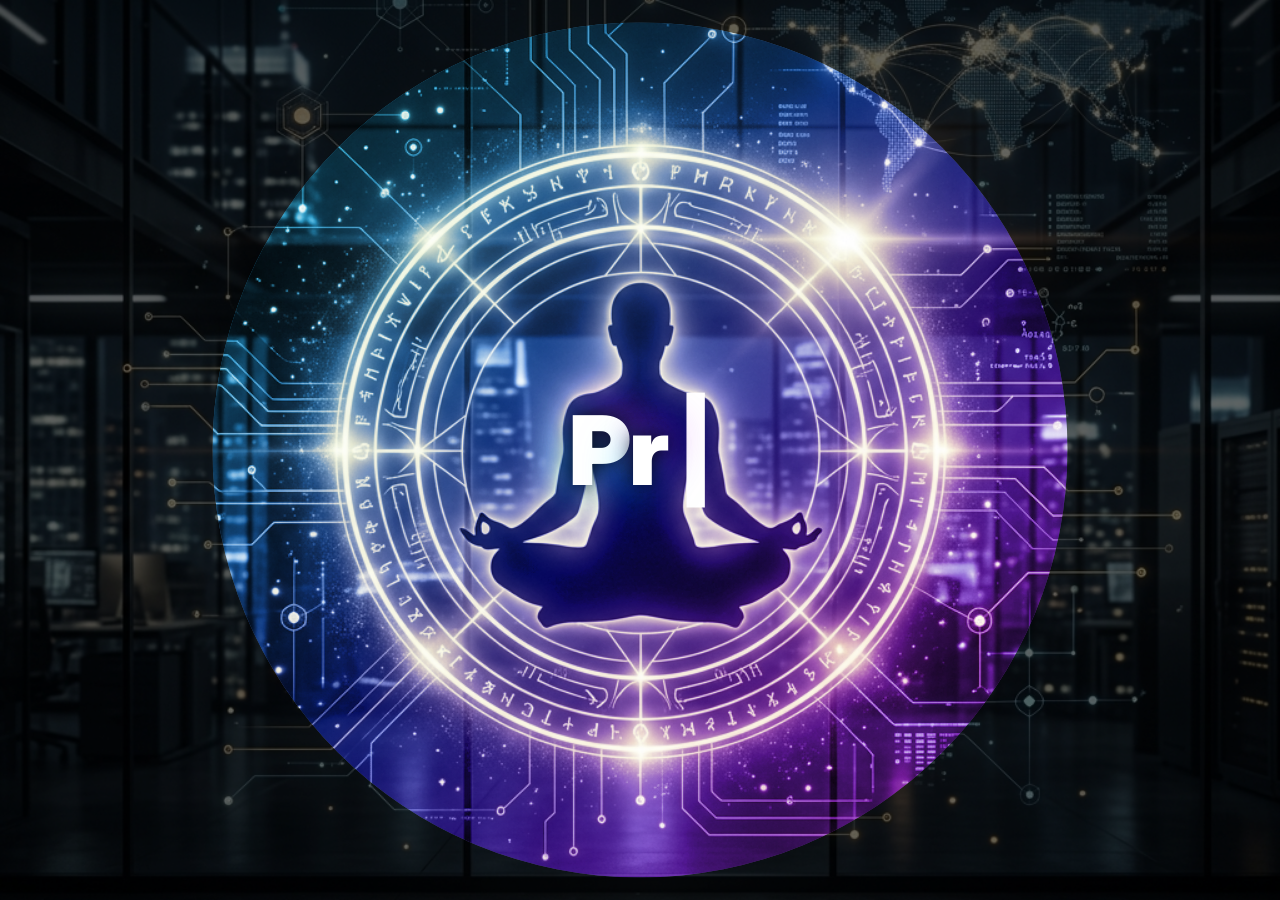
<file: project-zen/index.html>
<!DOCTYPE html>
<html lang="en">
<head>
    <meta charset="UTF-8">
    <meta name="viewport" content="width=device-width, initial-scale=1.0">
    <title>Project Zen</title>
    <link rel="preconnect" href="https://fonts.googleapis.com">
    <link rel="preconnect" href="https://fonts.gstatic.com" crossorigin>
    <link href="https://fonts.googleapis.com/css2?family=Inter:wght@400;500;600;700;800;900&display=swap" rel="stylesheet">
    <link rel="stylesheet" href="style.css">
</head>
<body>
    <!-- Background / Splash -->
    <div id="splash-bg"></div>
    <div id="splash-overlay"></div>

    <!-- Intro Elements -->
    <div id="animated-logo-wrapper">
        <div id="animated-logo-image"></div>
    </div>
    <h1 id="animated-text"></h1>

    <!-- Main Content -->
    <main id="main-content" class="hidden">
        <section class="agents-grid" id="agents-grid">
            <div class="agent-card" onclick="window.location.href='Doc_Gen.html'">
                <h3>Document Generation Agent</h3>
                <p>Automates project documentation creation and maintenance.</p>
            </div>
            <div class="agent-card">
                <h3>Configuration Agent</h3>
                <p>Streamlines system setup and parameters deployment.</p>
            </div>
            <div class="agent-card">
                <h3>Data Agent</h3>
                <p>Manages data migration, transformation, and validation.</p>
            </div>
            <div class="agent-card">
                <h3>Test Agent</h3>
                <p>Executes automated testing and reports status.</p>
            </div>
            <div class="agent-card">
                <h3>Hypercare & AMS Agent</h3>
                <p>Provides post-go-live support and continuous monitoring.</p>
            </div>
        </section>
    </main>

    <script src="main.js"></script>
</body>
</html>
</file>
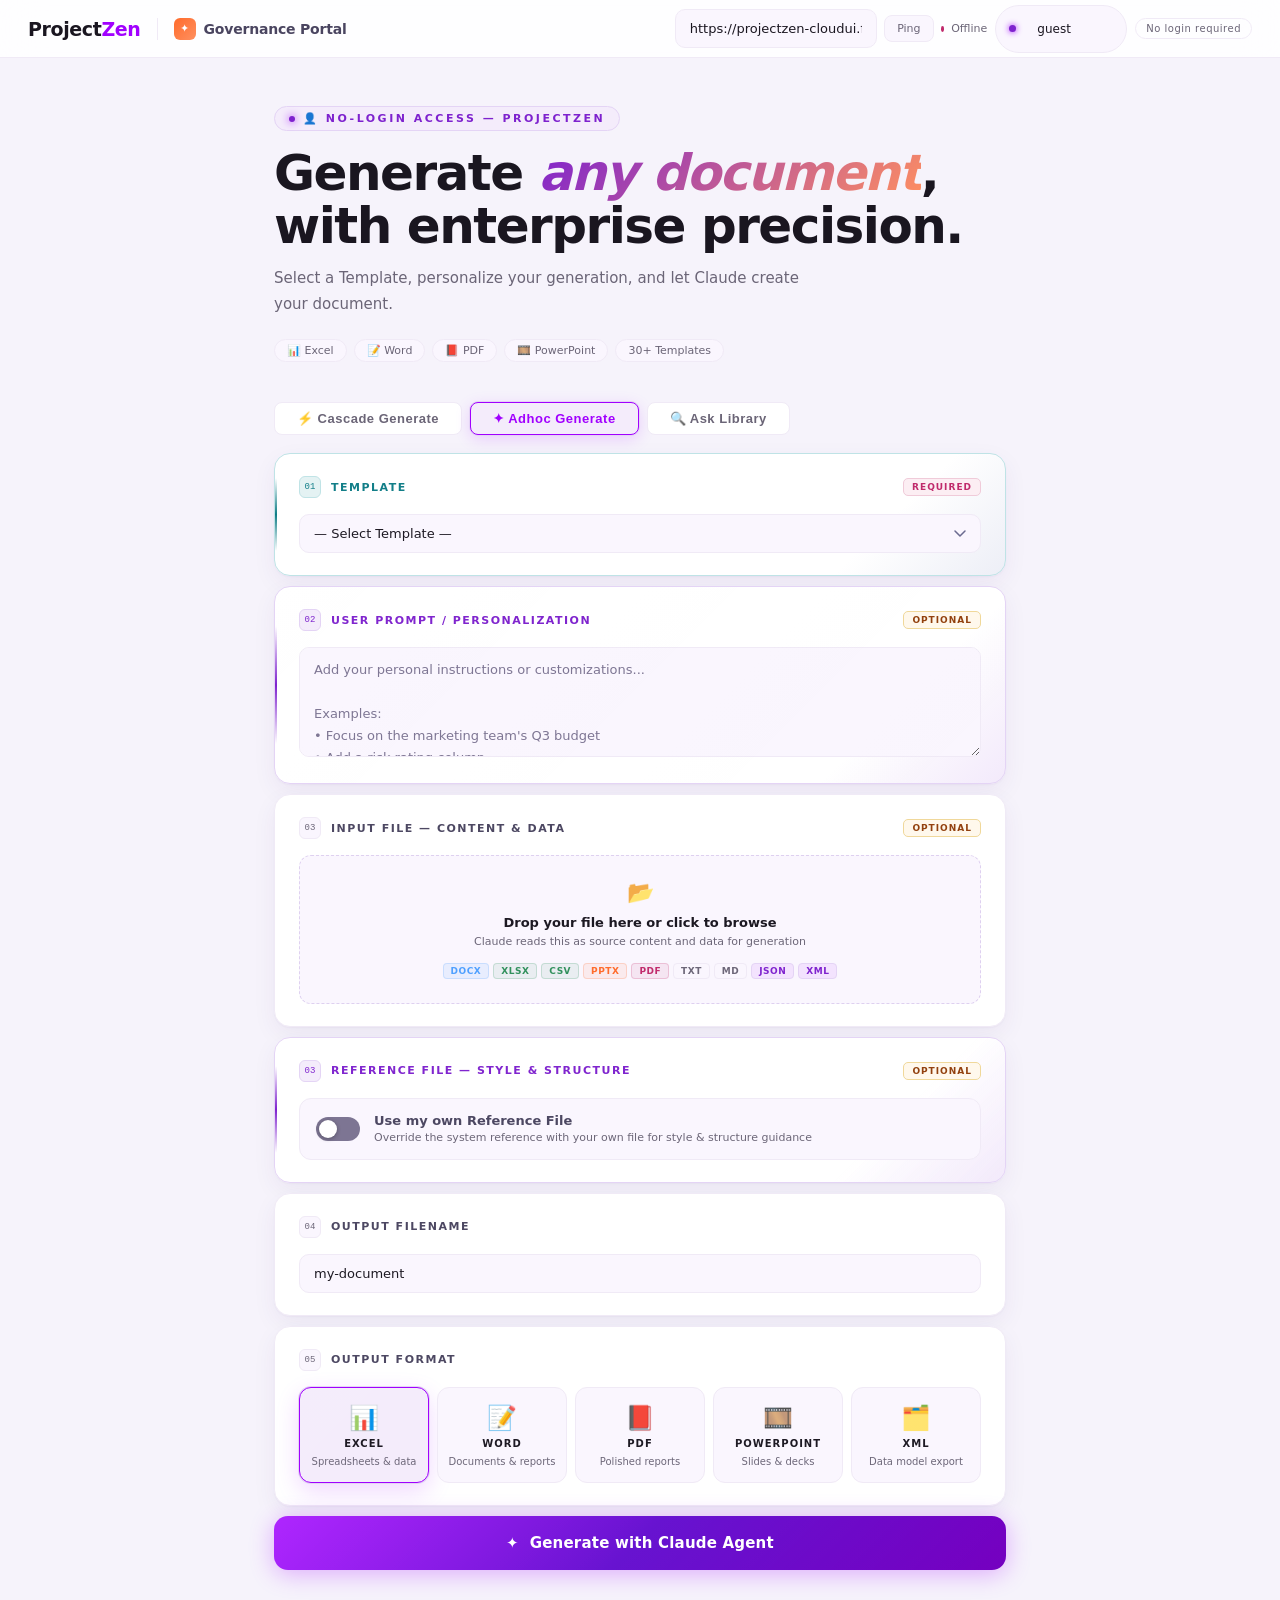
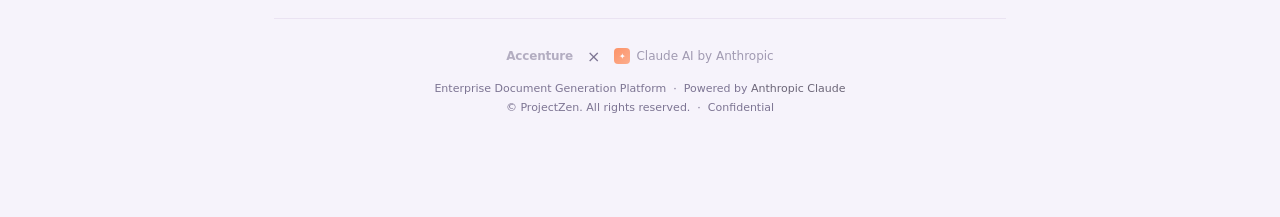
<file: frontend/documentation_governance.html>
<!DOCTYPE html>
<html lang="en">
<head>
<meta charset="UTF-8">
<meta name="viewport" content="width=device-width, initial-scale=1.0">
<title>ProjectZen &middot; Governance Portal (No Login)</title>
<style>
/* ═══════════════════════════════════════════════════════
   DESIGN SYSTEM — ProjectZen Prototype (Accenture Purple, light)
   Same token names as before; values remapped to match
   ProjectZen_UI_Prototype_v1.html's light palette.
   ═══════════════════════════════════════════════════════ */
:root {
  /* Accenture Brand */
  --acc:       #A100FF;
  --acc-d:     #7500C0;
  --acc-l:     #7E22CE;
  --acc-bg:    #F4ECFB;
  --acc-b:     #E4D4F5;
  --acc-glow:  rgba(161,0,255,0.16);

  /* Claude Brand */
  --claude:    #FF6B2B;
  --claude-l:  #FF9060;
  --claude-bg: #FFF1E9;
  --claude-b:  #FFD9C2;

  /* Neutrals */
  --bg:        #F6F3FB;
  --surface:   #FFFFFF;
  --surface2:  #FAF6FE;
  --surface3:  #F4ECFB;
  --border:    #EAE3F2;
  --border2:   #F0EAF6;
  --border3:   #DED0F0;
  --text:      #1A1620;
  --text2:     #4A4560;
  --muted:     #6B6577;
  --muted2:    #7D7593;

  /* Semantic */
  --green:     #2F8F5B;
  --green-bg:  #EDF6F0;
  --green-b:   #A8D9B8;
  --red:       #C0296B;
  --red-bg:    #FCEEF3;
  --red-b:     #F0CBD9;
  --gold:      #92400E;
  --gold-bg:   #FFF8EC;
  --gold-b:    #F0D89A;
  --blue:      #4D9FFF;
  --teal:      #0E7C86;
  --teal-bg:   #E4F2F3;
  --teal-b:    #BFE3E6;

  /* Supplemental tokens used by turn-badge / library chips */
  --purple:    #7500C0;
  --purple-bg: #F4ECFB;
  --purple-b:  #E4D4F5;
  --input-bg:  var(--surface2);
  --card:      var(--surface);

  /* Typography (prototype system stack) */
  --mono: 'SF Mono',ui-monospace,'Cascadia Code',Consolas,Menlo,monospace;
  --sans: 'Segoe UI',system-ui,-apple-system,'Helvetica Neue',Arial,sans-serif;

  /* Shadows */
  --shadow:    0 1px 2px rgba(70,0,115,.04), 0 8px 24px rgba(70,0,115,.06);
  --shadow-lg: 0 12px 40px rgba(70,0,115,.14);
}

/* ── RESET ── */
*, *::before, *::after { box-sizing: border-box; margin: 0; padding: 0; }
html { scroll-behavior: smooth; }
body {
  font-family: var(--sans);
  background: var(--bg);
  color: var(--text);
  min-height: 100vh;
  overflow-x: hidden;
}

/* ── ANIMATED BACKGROUND MESH ── */
body::before {
  content: none;
}

/* ── NOISE TEXTURE OVERLAY ── */
body::after {
  content: none;
}

/* ════════════════════════════════════════════════════════
   AUTH SCREEN
════════════════════════════════════════════════════════ */
.auth-screen {
  position: relative;
  z-index: 10;
  min-height: 100vh;
  display: flex;
  align-items: stretch;
  isolation: isolate;
}

/* Left brand panel */
.auth-brand {
  width: 44%;
  min-height: 100vh;
  background: linear-gradient(160deg, #0D0010 0%, #1A0030 40%, #0D0020 70%, #050008 100%);
  border-right: 1px solid var(--acc-b);
  display: flex;
  flex-direction: column;
  padding: 48px 52px;
  position: relative;
  overflow: hidden;
}

/* Brand panel geometric decoration */
.auth-brand::before {
  content: '';
  position: absolute;
  top: -80px; right: -80px;
  width: 400px; height: 400px;
  border-radius: 50%;
  background: radial-gradient(circle, rgba(161,0,255,0.15) 0%, transparent 70%);
  pointer-events: none;
}

.auth-brand::after {
  content: '';
  position: absolute;
  bottom: -100px; left: -60px;
  width: 300px; height: 300px;
  border-radius: 50%;
  background: radial-gradient(circle, rgba(255,107,43,0.10) 0%, transparent 70%);
  pointer-events: none;
}

/* Accenture logo in brand panel */
.auth-acc-logo {
  display: flex;
  align-items: center;
  gap: 0;
  margin-bottom: 56px;
  position: relative;
  z-index: 2;
}

.acc-wordmark {
  font-family: var(--sans);
  font-size: 22px;
  font-weight: 700;
  letter-spacing: -0.5px;
  color: white;
}

.acc-chevron {
  display: inline-flex;
  align-items: center;
  justify-content: center;
  margin-left: 3px;
}

.acc-chevron svg { display: block; }

.auth-brand-body { flex: 1; position: relative; z-index: 2; }

.auth-headline {
  font-family: var(--sans);
  font-size: clamp(32px, 3.5vw, 48px);
  font-weight: 900;
  line-height: 1.08;
  letter-spacing: -1px;
  color: white;
  margin-bottom: 20px;
}

.auth-headline em {
  font-style: italic;
  background: linear-gradient(135deg, var(--acc-l), var(--claude-l));
  -webkit-background-clip: text;
  -webkit-text-fill-color: transparent;
}

.auth-headline-sub {
  font-size: 15px;
  font-weight: 300;
  color: rgba(255,255,255,0.5);
  line-height: 1.7;
  margin-bottom: 36px;
  max-width: 340px;
}

/* Feature list */
.auth-features { display: flex; flex-direction: column; gap: 14px; }

.auth-feat {
  display: flex;
  align-items: center;
  gap: 13px;
  font-size: 13px;
  color: rgba(255,255,255,0.65);
  font-weight: 400;
}

.feat-icon {
  width: 32px; height: 32px;
  border-radius: 8px;
  background: rgba(161,0,255,0.15);
  border: 1px solid rgba(161,0,255,0.3);
  display: flex; align-items: center; justify-content: center;
  font-size: 14px;
  flex-shrink: 0;
}

/* Brand panel footer */
.auth-brand-foot {
  position: relative; z-index: 2;
  margin-top: 48px;
  display: flex;
  align-items: center;
  gap: 10px;
}

.claude-badge {
  display: inline-flex;
  align-items: center;
  gap: 8px;
  background: rgba(255,107,43,0.10);
  border: 1px solid var(--claude-b);
  border-radius: 100px;
  padding: 7px 16px;
  font-size: 12px;
  font-weight: 500;
  color: var(--claude-l);
}

.claude-badge-icon {
  width: 16px; height: 16px;
  background: linear-gradient(135deg, var(--claude), var(--claude-l));
  border-radius: 4px;
  display: flex; align-items: center; justify-content: center;
  font-size: 9px;
  color: white;
}

/* Right form panel */
.auth-form-panel {
  flex: 1;
  display: flex;
  flex-direction: column;
  align-items: center;
  justify-content: center;
  padding: 48px 56px;
  position: relative;
  z-index: 10;
}

.auth-form-inner { width: 100%; max-width: 420px; }

.auth-form-header { margin-bottom: 32px; }

.auth-title {
  font-family: var(--sans);
  font-size: 28px;
  font-weight: 700;
  letter-spacing: -0.5px;
  color: var(--text);
  margin-bottom: 6px;
}

.auth-sub { font-size: 13px; color: var(--muted); line-height: 1.6; }

/* Role tabs */
.role-tabs {
  display: grid;
  grid-template-columns: 1fr 1fr;
  gap: 8px;
  margin-bottom: 24px;
}

.role-tab {
  padding: 14px 16px;
  border-radius: 12px;
  border: 1px solid var(--border2);
  background: var(--surface2);
  cursor: pointer;
  transition: all 0.2s;
  display: flex;
  align-items: center;
  gap: 12px;
  font-family: var(--sans);
  text-align: left;
}

.role-tab:hover { border-color: var(--border3); background: var(--surface3); }

.role-tab.active.admin {
  border-color: var(--gold);
  background: var(--gold-bg);
  box-shadow: 0 0 0 1px var(--gold-b), 0 4px 20px rgba(255,184,0,0.12);
}

.role-tab.active.user {
  border-color: var(--acc);
  background: var(--acc-bg);
  box-shadow: 0 0 0 1px var(--acc-b), 0 4px 20px var(--acc-glow);
}

.role-tab .ri { font-size: 22px; flex-shrink: 0; }
.role-tab-info { display: flex; flex-direction: column; gap: 2px; }
.role-tab .rl { font-size: 13px; font-weight: 600; color: var(--text2); }
.role-tab .rd { font-size: 11px; color: var(--muted); }
.role-tab.active.admin .rl { color: var(--gold); }
.role-tab.active.user  .rl { color: var(--acc-l); }

/* Auth tabs (login/signup) */
.auth-tabs {
  display: flex;
  background: var(--surface2);
  border-radius: 10px;
  padding: 3px;
  border: 1px solid var(--border2);
  margin-bottom: 22px;
}

.auth-tab {
  flex: 1;
  padding: 9px;
  border-radius: 8px;
  border: none;
  background: none;
  font-family: var(--sans);
  font-size: 13px;
  font-weight: 500;
  color: var(--muted);
  cursor: pointer;
  transition: all 0.15s;
}

.auth-tab.active { background: var(--surface3); color: var(--text); box-shadow: 0 1px 4px rgba(0,0,0,0.4); }

/* Form fields */
.field { margin-bottom: 16px; }

.field label {
  display: block;
  font-size: 11px;
  font-weight: 600;
  letter-spacing: 1.2px;
  text-transform: uppercase;
  color: var(--muted);
  margin-bottom: 7px;
}

.inp {
  width: 100%;
  font-family: var(--sans);
  font-size: 14px;
  background: var(--surface2);
  border: 1px solid var(--border2);
  border-radius: 11px;
  padding: 13px 16px;
  color: var(--text);
  outline: none;
  transition: all 0.2s;
}

.inp:focus { border-color: var(--acc); box-shadow: 0 0 0 3px var(--acc-bg); }
.inp::placeholder { color: var(--muted2); }

.pw-wrap { position: relative; }
.pw-wrap .inp { padding-right: 44px; }
.pw-eye {
  position: absolute; right: 14px; top: 50%; transform: translateY(-50%);
  background: none; border: none; color: var(--muted); cursor: pointer; font-size: 16px; padding: 4px;
}
.pw-eye:hover { color: var(--text2); }

/* Auth submit button */
.auth-btn {
  width: 100%;
  padding: 15px;
  border: none;
  border-radius: 12px;
  font-family: var(--sans);
  font-size: 14px;
  font-weight: 700;
  cursor: pointer;
  transition: all 0.25s;
  letter-spacing: 0.2px;
  position: relative;
  overflow: hidden;
  margin-top: 4px;
}

.auth-btn::after {
  content: '';
  position: absolute;
  inset: 0;
  background: linear-gradient(135deg, rgba(255,255,255,0.12), transparent);
  pointer-events: none;
}

.auth-btn.admin {
  background: linear-gradient(135deg, #FFB800, #FF8C00);
  color: #1a0a00;
  box-shadow: 0 4px 20px rgba(255,184,0,0.3);
}

.auth-btn.admin:hover { transform: translateY(-2px); box-shadow: 0 8px 32px rgba(255,184,0,0.45); }

.auth-btn.user {
  background: linear-gradient(135deg, var(--acc), var(--acc-d));
  color: #fff;
  box-shadow: 0 4px 20px var(--acc-glow);
}

.auth-btn.user:hover { transform: translateY(-2px); box-shadow: 0 8px 32px rgba(161,0,255,0.45); }
.auth-btn:disabled { opacity: 0.4; cursor: not-allowed; transform: none; box-shadow: none; }

.auth-err {
  background: var(--red-bg);
  border: 1px solid var(--red-b);
  border-radius: 9px;
  padding: 11px 14px;
  font-size: 12px;
  color: var(--red);
  margin-top: 12px;
  display: none;
  line-height: 1.5;
}
.auth-err.show { display: block; }

/* ════════════════════════════════════════════════════════
   MODAL
════════════════════════════════════════════════════════ */
.modal-overlay {
  display: none;
  position: fixed; inset: 0;
  background: rgba(0,0,0,0.75);
  backdrop-filter: blur(8px);
  z-index: 300;
  align-items: center;
  justify-content: center;
}

.modal-overlay.open { display: flex; }

.modal {
  background: var(--surface);
  border: 1px solid var(--border2);
  border-radius: 20px;
  padding: 32px;
  width: 100%;
  max-width: 400px;
  box-shadow: 0 24px 80px rgba(0,0,0,0.6);
  animation: modalIn 0.3s cubic-bezier(0.16, 1, 0.3, 1);
}

@keyframes modalIn {
  from { opacity: 0; transform: scale(0.94) translateY(10px); }
  to   { opacity: 1; transform: scale(1) translateY(0); }
}

.modal-title {
  font-family: var(--sans);
  font-size: 20px; font-weight: 700;
  color: var(--text); margin-bottom: 5px;
}

.modal-sub { font-size: 13px; color: var(--muted); margin-bottom: 22px; }

.modal-btns { display: flex; gap: 10px; margin-top: 18px; }

.modal-btn {
  flex: 1; padding: 11px;
  border-radius: 10px; border: none;
  font-family: var(--sans);
  font-size: 13px; font-weight: 600;
  cursor: pointer; transition: all 0.15s;
}

.modal-btn.cancel { background: var(--surface2); border: 1px solid var(--border2); color: var(--muted); }
.modal-btn.cancel:hover { color: var(--text); border-color: var(--border3); }
.modal-btn.save { background: linear-gradient(135deg, var(--acc), var(--acc-d)); color: #fff; box-shadow: 0 4px 14px var(--acc-glow); }
.modal-btn.save:hover { transform: translateY(-1px); box-shadow: 0 6px 20px var(--acc-glow); }

/* ════════════════════════════════════════════════════════
   APP SCREEN
════════════════════════════════════════════════════════ */
.app-screen { display: none; position: relative; z-index: 10; flex-direction: column; align-items: center; }
.app-screen.show { display: flex; }

/* ── TOPBAR ── */
.topbar {
  width: 100%;
  background: rgba(255, 255, 255, 0.86);
  border-bottom: 1px solid var(--border2);
  backdrop-filter: blur(20px);
  -webkit-backdrop-filter: blur(20px);
  display: flex;
  align-items: center;
  justify-content: space-between;
  padding: 0 28px;
  height: 58px;
  position: sticky;
  top: 0;
  z-index: 100;
}

.topbar-left { display: flex; align-items: center; gap: 16px; }

/* Accenture wordmark in topbar */
.topbar-acc {
  font-family: var(--sans);
  font-weight: 800;
  font-size: 19px;
  letter-spacing: -0.02em;
  color: var(--text);
  white-space: nowrap;
}
.topbar-acc b { color: var(--acc); font-weight: 800; }

.topbar-divider {
  width: 1px; height: 22px;
  background: var(--border2);
}

.topbar-product {
  display: flex;
  align-items: center;
  gap: 8px;
}

.topbar-product-icon {
  width: 22px; height: 22px;
  background: linear-gradient(135deg, var(--claude), var(--claude-l));
  border-radius: 6px;
  display: flex; align-items: center; justify-content: center;
  font-size: 11px;
  color: white;
  font-weight: 700;
}

.topbar-product-name {
  font-size: 14px;
  font-weight: 600;
  color: var(--text2);
  letter-spacing: -0.2px;
}

.topbar-right { display: flex; align-items: center; gap: 8px; }

.server-row-top { display: flex; align-items: center; gap: 7px; }

.server-inp {
  font-family: var(--mono);
  font-size: 11px;
  background: var(--surface2);
  border: 1px solid var(--border2);
  border-radius: 8px;
  padding: 5px 10px;
  color: var(--text2);
  width: 175px;
  outline: none;
  transition: border-color 0.15s;
}

.server-inp:focus { border-color: var(--border3); }

.sdot { width: 6px; height: 6px; border-radius: 50%; background: var(--muted2); transition: background 0.3s; }
.sdot.on  { background: var(--green); box-shadow: 0 0 6px var(--green); }
.sdot.off { background: var(--red); }
.sdot.checking { background: var(--gold); animation: gpulse 0.7s infinite; }
@keyframes gpulse { 0%,100%{opacity:1} 50%{opacity:0.35} }

.slabel { font-size: 11px; color: var(--muted); }

.user-badge {
  display: flex;
  align-items: center;
  gap: 7px;
  background: var(--surface2);
  border: 1px solid var(--border2);
  border-radius: 100px;
  padding: 5px 13px;
  font-size: 12px;
  font-weight: 500;
  color: var(--text2);
}

.role-dot { width: 7px; height: 7px; border-radius: 50%; }
.role-dot.admin { background: var(--gold); box-shadow: 0 0 6px var(--gold); }
.role-dot.user  { background: var(--acc-l); box-shadow: 0 0 6px var(--acc); }

.topbar-btn {
  background: var(--surface2);
  border: 1px solid var(--border2);
  border-radius: 8px;
  padding: 6px 12px;
  font-family: var(--sans);
  font-size: 11px;
  font-weight: 500;
  color: var(--muted);
  cursor: pointer;
  transition: all 0.15s;
  white-space: nowrap;
}

.topbar-btn:hover { border-color: var(--border3); color: var(--text2); }
.topbar-btn.danger:hover { border-color: var(--red-b); color: var(--red); background: var(--red-bg); }

/* ── PAGE LAYOUT ── */
.page {
  width: 100%;
  max-width: 780px;
  padding: 48px 24px 100px;
}

/* ── HERO ── */
.hero {
  margin-bottom: 40px;
  position: relative;
}

.hero-eyebrow {
  display: inline-flex;
  align-items: center;
  gap: 8px;
  font-size: 11px;
  font-weight: 600;
  letter-spacing: 2.5px;
  text-transform: uppercase;
  color: var(--acc-l);
  margin-bottom: 16px;
  background: var(--acc-bg);
  border: 1px solid var(--acc-b);
  border-radius: 100px;
  padding: 5px 14px;
}

.hero-eyebrow::before {
  content: '';
  width: 6px; height: 6px;
  border-radius: 50%;
  background: var(--acc-l);
  box-shadow: 0 0 8px var(--acc);
  animation: gpulse 2s infinite;
}

.hero-title {
  font-family: var(--sans);
  font-size: clamp(30px, 4.5vw, 50px);
  font-weight: 900;
  letter-spacing: -1.5px;
  line-height: 1.05;
  color: var(--text);
  margin-bottom: 14px;
}

.hero-title em {
  font-style: italic;
  background: linear-gradient(135deg, var(--acc-l) 0%, var(--claude-l) 100%);
  -webkit-background-clip: text;
  -webkit-text-fill-color: transparent;
}

.hero-sub {
  font-size: 15px;
  font-weight: 300;
  color: var(--muted);
  line-height: 1.7;
  max-width: 540px;
  margin-bottom: 22px;
}

.hero-badges {
  display: flex;
  flex-wrap: wrap;
  gap: 7px;
}

.hero-badge {
  font-size: 11px;
  font-weight: 500;
  padding: 4px 12px;
  border-radius: 100px;
  background: var(--surface2);
  border: 1px solid var(--border2);
  color: var(--muted);
}

/* ── SECTION CARDS ── */
.card {
  background: var(--surface);
  border: 1px solid var(--border2);
  border-radius: 16px;
  padding: 22px 24px;
  margin-bottom: 10px;
  position: relative;
  box-shadow: var(--shadow);
  transition: border-color 0.2s, box-shadow 0.2s;
}

.card::before {
  content: '';
  position: absolute;
  inset: 0;
  border-radius: 16px;
  background: linear-gradient(135deg, rgba(255,255,255,0.02), transparent);
  pointer-events: none;
}

.card:focus-within { border-color: var(--border3); }

.card.admin-card {
  border-color: var(--gold-b);
  background: linear-gradient(135deg, var(--surface) 80%, rgba(255,184,0,0.03) 100%);
}

.card.user-card {
  border-color: var(--acc-b);
  background: linear-gradient(135deg, var(--surface) 80%, rgba(161,0,255,0.04) 100%);
}

.card.output-card {
  border-color: var(--teal-b);
  background: linear-gradient(135deg, var(--surface) 80%, rgba(14,124,134,0.04) 100%);
}

/* Left accent stripe per card type */
.card.admin-card::after  { content:''; position:absolute; left:0; top:20%; bottom:20%; width:2px; border-radius:2px; background:linear-gradient(to bottom, transparent, var(--gold), transparent); }
.card.user-card::after   { content:''; position:absolute; left:0; top:20%; bottom:20%; width:2px; border-radius:2px; background:linear-gradient(to bottom, transparent, var(--acc-l), transparent); }
.card.output-card::after { content:''; position:absolute; left:0; top:20%; bottom:20%; width:2px; border-radius:2px; background:linear-gradient(to bottom, transparent, var(--teal), transparent); }

.card-label {
  display: flex;
  align-items: center;
  gap: 10px;
  margin-bottom: 16px;
}

.step-n {
  width: 22px; height: 22px;
  border-radius: 6px;
  background: var(--surface2);
  border: 1px solid var(--border2);
  font-family: var(--mono);
  font-size: 9px;
  font-weight: 500;
  color: var(--muted);
  display: flex; align-items: center; justify-content: center;
  flex-shrink: 0;
}

.card.admin-card  .step-n { background: var(--gold-bg);  border-color: var(--gold-b);  color: var(--gold); }
.card.user-card   .step-n { background: var(--acc-bg);   border-color: var(--acc-b);   color: var(--acc-l); }
.card.output-card .step-n { background: var(--teal-bg);  border-color: var(--teal-b);  color: var(--teal); }

.label-txt {
  font-size: 11px;
  font-weight: 600;
  letter-spacing: 1.5px;
  text-transform: uppercase;
  color: var(--text2);
}

.card.admin-card  .label-txt { color: var(--gold); }
.card.user-card   .label-txt { color: var(--acc-l); }
.card.output-card .label-txt { color: var(--teal); }

.badge {
  margin-left: auto;
  font-size: 9px;
  font-weight: 700;
  letter-spacing: 1px;
  text-transform: uppercase;
  padding: 3px 8px;
  border-radius: 5px;
}

.badge-req  { background: var(--red-bg);   color: var(--red);   border: 1px solid var(--red-b); }
.badge-opt  { background: var(--gold-bg);  color: var(--gold);  border: 1px solid var(--gold-b); }
.badge-new  { background: var(--acc-bg);   color: var(--acc-l); border: 1px solid var(--acc-b); }
.badge-adm  { background: var(--gold-bg);  color: var(--gold);  border: 1px solid var(--gold-b); }
.badge-saved{ background: var(--green-bg); color: var(--green); border: 1px solid var(--green-b); }

/* ── FORM INPUTS ── */
input[type="text"], select, textarea {
  width: 100%;
  font-family: var(--sans);
  font-size: 13px;
  font-weight: 400;
  background: var(--surface2);
  border: 1px solid var(--border2);
  border-radius: 10px;
  padding: 11px 14px;
  color: var(--text);
  outline: none;
  transition: all 0.2s;
}

input[type="text"]:focus, select:focus, textarea:focus {
  border-color: var(--acc);
  box-shadow: 0 0 0 3px var(--acc-bg);
}

input[type="text"]::placeholder, textarea::placeholder { color: var(--muted2); }

select {
  cursor: pointer;
  appearance: none; -webkit-appearance: none;
  background-image: url("data:image/svg+xml,%3Csvg xmlns='http://www.w3.org/2000/svg' width='12' height='8' viewBox='0 0 12 8'%3E%3Cpath d='M1 1l5 5 5-5' stroke='%236B6B90' stroke-width='1.5' fill='none' stroke-linecap='round' stroke-linejoin='round'/%3E%3C/svg%3E");
  background-repeat: no-repeat;
  background-position: right 14px center;
  padding-right: 38px;
}

select option { background: var(--surface2); color: var(--text); }
textarea { min-height: 110px; line-height: 1.7; resize: vertical; }
input[type="file"] { display: none; }

/* Saved indicator */
.saved-indicator { display: none; align-items: center; gap: 7px; margin-top: 8px; font-size: 12px; font-weight: 500; color: var(--green); }
.saved-indicator.show { display: flex; }
.saved-dot { width: 6px; height: 6px; border-radius: 50%; background: var(--green); box-shadow: 0 0 6px var(--green); }

/* Admin save row */
.admin-save-row { display: flex; gap: 10px; align-items: flex-start; margin-top: 12px; }

.save-prompt-btn {
  background: linear-gradient(135deg, var(--gold), #FF8C00);
  border: none;
  border-radius: 10px;
  padding: 10px 18px;
  font-family: var(--sans);
  font-size: 12px;
  font-weight: 700;
  color: #1a0a00;
  cursor: pointer;
  transition: all 0.2s;
  white-space: nowrap;
  flex-shrink: 0;
  position: relative;
  overflow: hidden;
}

.save-prompt-btn::after { content: ''; position: absolute; inset: 0; background: linear-gradient(135deg, rgba(255,255,255,0.15), transparent); pointer-events: none; }
.save-prompt-btn:hover  { transform: translateY(-2px); box-shadow: 0 6px 18px rgba(255,184,0,0.4); }
.save-prompt-btn:disabled { opacity: 0.4; cursor: not-allowed; transform: none; box-shadow: none; }
.save-prompt-btn.save-btn-success { background: var(--green) !important; border-color: var(--green) !important; color: #fff !important; transform: none; box-shadow: 0 4px 14px rgba(0,200,100,0.35) !important; }

/* Pulled banner */
.pulled-banner {
  display: none; align-items: center; gap: 10px;
  background: var(--gold-bg); border: 1px solid var(--gold-b);
  border-radius: 10px; padding: 10px 14px; margin-bottom: 14px;
  font-size: 12px; color: var(--gold); line-height: 1.5;
}
.pulled-banner.show { display: flex; }

/* ── DROP ZONES ── */
.drop-zone {
  border: 1.5px dashed var(--border2);
  border-radius: 12px;
  padding: 24px 20px;
  text-align: center;
  cursor: pointer;
  transition: all 0.2s;
  user-select: none;
  background: linear-gradient(135deg, transparent, rgba(255,255,255,0.01));
}

.drop-zone:hover, .drop-zone.drag {
  border-color: var(--acc);
  background: var(--acc-bg);
  box-shadow: 0 0 20px var(--acc-glow);
}

.drop-zone.filled { border-color: var(--green); border-style: solid; background: var(--green-bg); }

.ref-zone { border-color: var(--acc-b); }
.ref-zone:hover, .ref-zone.drag { border-color: var(--acc-l); background: var(--acc-bg); }
.ref-zone.filled { border-color: var(--acc-l); border-style: solid; background: var(--acc-bg); }

.dz-icon { font-size: 22px; margin-bottom: 10px; display: block; transition: transform 0.3s; }
.drop-zone:hover .dz-icon { transform: scale(1.15); }
.dz-title { font-size: 13px; font-weight: 600; color: var(--text); margin-bottom: 4px; }
.dz-sub   { font-size: 11px; color: var(--muted); margin-bottom: 12px; line-height: 1.5; }

.type-chips { display: flex; flex-wrap: wrap; gap: 4px; justify-content: center; }
.chip { font-size: 9px; font-weight: 600; letter-spacing: 0.5px; text-transform: uppercase; padding: 2px 7px; border-radius: 4px; }
.chip.doc { background: rgba(77,159,255,0.1);  border: 1px solid rgba(77,159,255,0.2);  color: var(--blue); }
.chip.xl  { background: rgba(47,143,91,0.08);  border: 1px solid rgba(47,143,91,0.2);  color: var(--green); }
.chip.ppt { background: rgba(255,107,43,0.08); border: 1px solid rgba(255,107,43,0.2); color: var(--claude); }
.chip.pdf { background: rgba(192,41,107,0.08); border: 1px solid rgba(192,41,107,0.2); color: var(--red); }
.chip.txt { background: rgba(255,255,255,0.04);border: 1px solid var(--border2);        color: var(--muted); }
.chip.dat { background: rgba(161,0,255,0.08);  border: 1px solid var(--acc-b);          color: var(--acc-l); }

.file-chip { display: none; align-items: center; gap: 10px; border-radius: 10px; padding: 10px 13px; margin-top: 10px; }
.file-chip.show  { display: flex; }
.file-chip.green  { background: var(--green-bg); border: 1px solid var(--green-b); }
.file-chip.purple { background: var(--acc-bg);   border: 1px solid var(--acc-b); }
.fc-ico  { font-size: 20px; flex-shrink: 0; }
.fc-info { flex: 1; min-width: 0; }
.fc-name { font-size: 12px; font-weight: 600; white-space: nowrap; overflow: hidden; text-overflow: ellipsis; }
.file-chip.green  .fc-name { color: var(--green); }
.file-chip.purple .fc-name { color: var(--acc-l); }
.fc-meta { font-size: 10px; color: var(--muted); margin-top: 2px; }
.fc-rm   { background: none; border: none; color: var(--muted2); cursor: pointer; font-size: 14px; padding: 4px; line-height: 1; flex-shrink: 0; transition: color 0.15s; }
.fc-rm:hover { color: var(--red); }

.ref-info {
  background: var(--acc-bg); border: 1px solid var(--acc-b);
  border-radius: 10px; padding: 10px 14px; margin-bottom: 14px;
  font-size: 12px; color: var(--acc-l); line-height: 1.6;
  display: flex; gap: 9px; align-items: flex-start;
}

.mirror-grid { display: none; grid-template-columns: repeat(3,1fr); gap: 6px; margin-top: 12px; }

.mirror-item {
  display: flex; align-items: center; gap: 7px;
  font-size: 11px; font-weight: 500; color: var(--acc-l);
  background: var(--acc-bg); border: 1px solid var(--acc-b);
  border-radius: 8px; padding: 7px 10px;
  cursor: pointer; user-select: none; transition: all 0.15s;
}
.mirror-item:hover { background: rgba(161,0,255,0.12); }
.mirror-item input[type="checkbox"] { width: 13px; height: 13px; accent-color: var(--acc); flex-shrink: 0; padding: 0; background: none; border: none; font-size: inherit; }

/* ── FORMAT GRID ── */
.fmt-grid { display: grid; grid-template-columns: repeat(5,1fr); gap: 8px; }

.fmt-btn {
  background: var(--surface2);
  border: 1px solid var(--border2);
  border-radius: 12px;
  padding: 16px 8px 14px;
  cursor: pointer;
  display: flex; flex-direction: column; align-items: center; gap: 6px;
  transition: all 0.2s;
  font-family: var(--sans);
  position: relative; overflow: hidden;
}

.fmt-btn::before { content: ''; position: absolute; inset: 0; background: linear-gradient(135deg, rgba(255,255,255,0.04), transparent); pointer-events: none; }
.fmt-btn:hover { border-color: var(--border3); transform: translateY(-2px); box-shadow: 0 8px 20px rgba(0,0,0,0.3); }
.fmt-btn.on { border-color: var(--acc); background: var(--acc-bg); box-shadow: 0 0 0 1px var(--acc-b), 0 8px 24px var(--acc-glow); }

.fmt-ico  { font-size: 24px; }
.fmt-name { font-size: 10px; font-weight: 700; letter-spacing: 1px; text-transform: uppercase; color: var(--text); }
.fmt-desc { font-size: 10px; color: var(--muted); text-align: center; line-height: 1.3; }

/* ── GENERATE BUTTON ── */
.gen-btn {
  width: 100%;
  background: linear-gradient(135deg, var(--acc) 0%, #5B00CC 50%, var(--acc-d) 100%);
  color: #fff;
  border: none;
  border-radius: 14px;
  padding: 18px;
  font-family: var(--sans);
  font-size: 15px;
  font-weight: 700;
  cursor: pointer;
  transition: all 0.25s;
  display: flex; align-items: center; justify-content: center; gap: 10px;
  margin-top: 6px;
  letter-spacing: 0.2px;
  position: relative; overflow: hidden;
  box-shadow: 0 4px 24px rgba(161,0,255,0.3);
}

.gen-btn::after { content: ''; position: absolute; inset: 0; background: linear-gradient(135deg, rgba(255,255,255,0.15), transparent); pointer-events: none; }
.gen-btn:hover:not(:disabled) { transform: translateY(-3px); box-shadow: 0 12px 40px rgba(161,0,255,0.5); }
.gen-btn:disabled { opacity: 0.35; cursor: not-allowed; transform: none; box-shadow: none; }

/* ── PROGRESS ── */
.prog-card { display: none; background: var(--surface); border: 1px solid var(--border2); border-radius: 16px; padding: 22px 24px; margin-top: 10px; box-shadow: var(--shadow); }
.prog-card.show { display: block; animation: fadeUp 0.3s ease; }
@keyframes fadeUp { from{opacity:0;transform:translateY(10px)} to{opacity:1;transform:translateY(0)} }

.prog-lbl {
  font-family: var(--mono); font-size: 10px; color: var(--acc);
  letter-spacing: 2px; text-transform: uppercase; margin-bottom: 16px;
  display: flex; align-items: center; gap: 8px;
}
.prog-lbl::after { content: ''; flex: 1; height: 1px; background: var(--border2); }

.step { display: flex; align-items: center; gap: 12px; padding: 8px 0; border-bottom: 1px solid var(--border); }
.step:last-of-type { border: none; }
.step-pip { width: 8px; height: 8px; border-radius: 50%; background: var(--muted2); flex-shrink: 0; transition: all 0.3s; }
.step.active .step-pip { background: var(--acc); box-shadow: 0 0 8px var(--acc); animation: gpulse 1s infinite; }
.step.done   .step-pip { background: var(--green); box-shadow: 0 0 6px var(--green); animation: none; }
.step.err    .step-pip { background: var(--red); }
.step-txt  { font-size: 12px; font-weight: 400; color: var(--muted); flex: 1; transition: color 0.2s; }
.step.active .step-txt { color: var(--text); font-weight: 500; }
.step.done   .step-txt { color: var(--green); }
.step.err    .step-txt { color: var(--red); }
.step-t { font-family: var(--mono); font-size: 10px; color: var(--muted2); }

/* ── RESULT ── */
.err-box { display: none; background: var(--red-bg); border: 1px solid var(--red-b); border-radius: 10px; padding: 12px 15px; margin-top: 10px; font-size: 12px; color: var(--red); line-height: 1.6; }
.err-box.show { display: block; }

.result-card {
  display: none;
  background: linear-gradient(135deg, var(--surface) 0%, var(--green-bg) 100%);
  border: 1px solid var(--green-b);
  border-radius: 16px; padding: 24px; margin-top: 10px;
  box-shadow: var(--shadow);
}
.result-card.show { display: block; animation: fadeUp 0.4s ease; }

.result-top { display: flex; align-items: flex-start; justify-content: space-between; gap: 16px; margin-bottom: 18px; }

.result-badge {
  font-size: 10px; font-weight: 700; letter-spacing: 1.5px; text-transform: uppercase;
  color: var(--green); margin-bottom: 6px;
  display: flex; align-items: center; gap: 6px;
}
.result-badge::before { content: ''; width: 6px; height: 6px; border-radius: 50%; background: var(--green); box-shadow: 0 0 6px var(--green); }

.result-name { font-family: var(--sans); font-size: 20px; font-weight: 700; color: var(--text); letter-spacing: -0.3px; }
.result-meta { font-size: 11px; color: var(--muted); margin-top: 4px; }

.dl-btn {
  display: inline-flex; align-items: center; gap: 8px;
  background: linear-gradient(135deg, var(--green), #00B880);
  color: #001a12; border: none; border-radius: 10px; padding: 12px 20px;
  font-family: var(--sans); font-size: 12px; font-weight: 700;
  cursor: pointer; white-space: nowrap; flex-shrink: 0; transition: all 0.2s;
  box-shadow: 0 4px 14px rgba(47,143,91,0.3);
}
.dl-btn:hover { transform: translateY(-2px); box-shadow: 0 8px 24px rgba(47,143,91,0.4); }

.preview-lbl { font-size: 10px; font-weight: 600; letter-spacing: 1.5px; text-transform: uppercase; color: var(--muted); margin-bottom: 8px; }
.preview-txt {
  background: var(--surface2); border: 1px solid var(--green-b);
  border-radius: 8px; padding: 12px 14px;
  font-family: var(--mono); font-size: 11px; line-height: 1.7;
  color: var(--text2); max-height: 140px; overflow-y: auto;
  white-space: pre-wrap; opacity: 0.9;
}

/* ── SPINNER ── */
.spin { width: 14px; height: 14px; border: 2px solid rgba(255,255,255,0.25); border-top-color: #fff; border-radius: 50%; animation: rot 0.65s linear infinite; display: inline-block; }
@keyframes rot { to{transform:rotate(360deg)} }

/* ── FOOTER ── */
.page-footer {
  text-align: center;
  margin-top: 48px;
  padding: 28px 0 0;
  border-top: 1px solid var(--border);
  display: flex; flex-direction: column; align-items: center; gap: 14px;
}

.footer-logos {
  display: flex; align-items: center; gap: 14px;
}

.footer-acc {
  display: flex; align-items: center; gap: 3px; opacity: 0.55;
  font-family: var(--sans); font-size: 12px; font-weight: 700;
  color: var(--muted2); letter-spacing: -0.2px;
}

.footer-sep { font-size: 16px; color: var(--muted2); }

.footer-claude {
  display: flex; align-items: center; gap: 6px;
  font-size: 12px; color: var(--muted2); font-weight: 500; opacity: 0.7;
}

.footer-claude-icon {
  width: 16px; height: 16px;
  background: linear-gradient(135deg, var(--claude), var(--claude-l));
  border-radius: 4px;
  display: flex; align-items: center; justify-content: center;
  font-size: 8px; color: white; font-weight: 700;
}

.footer-txt { font-size: 11px; color: var(--muted2); line-height: 1.7; }
.footer-txt a { color: var(--muted); text-decoration: none; }
.footer-txt a:hover { color: var(--acc-l); }

/* ── TOAST ── */
.toast {
  position: fixed; bottom: 28px; left: 50%;
  transform: translateX(-50%) translateY(60px);
  background: var(--surface2); border: 1px solid var(--green-b);
  border-radius: 12px; padding: 12px 22px;
  font-size: 13px; font-weight: 500; color: var(--green);
  box-shadow: 0 8px 32px rgba(0,0,0,0.5);
  transition: transform 0.35s cubic-bezier(0.16, 1, 0.3, 1), opacity 0.35s;
  opacity: 0; z-index: 999; pointer-events: none;
}
.toast.show { transform: translateX(-50%) translateY(0); opacity: 1; }

/* ── RESPONSIVE ── */
@media (max-width: 700px) {
  .auth-brand { display: none; }
  .auth-form-panel { padding: 32px 28px; }
  .topbar { padding: 0 16px; }
  .server-row-top { display: none; }
  .topbar-product-name { display: none; }
  .page { padding: 32px 16px 80px; }
  .fmt-grid { grid-template-columns: repeat(3,1fr); }
}

/* ── TOGGLE SWITCH ── */
.toggle-row {
  display: flex;
  align-items: center;
  gap: 14px;
  padding: 14px 16px;
  background: var(--surface2);
  border: 1px solid var(--border2);
  border-radius: 12px;
  cursor: pointer;
  user-select: none;
  transition: border-color .2s;
}
.toggle-row:hover { border-color: var(--border3); }
.toggle-row.active { border-color: var(--acc-b); background: var(--acc-bg); }

.toggle-switch {
  position: relative;
  width: 44px; height: 24px;
  flex-shrink: 0;
}
.toggle-switch input { opacity:0; width:0; height:0; position:absolute; }
.toggle-track {
  position: absolute; inset: 0;
  background: var(--muted2);
  border-radius: 100px;
  transition: background .25s;
}
.toggle-switch input:checked + .toggle-track { background: var(--acc); box-shadow: 0 0 8px var(--acc-glow); }
.toggle-thumb {
  position: absolute;
  top: 3px; left: 3px;
  width: 18px; height: 18px;
  border-radius: 50%;
  background: white;
  transition: transform .25s cubic-bezier(.4,0,.2,1);
  box-shadow: 0 1px 4px rgba(0,0,0,.3);
}
.toggle-switch input:checked ~ .toggle-thumb { transform: translateX(20px); }
.toggle-label-wrap { flex: 1; }
.toggle-label-main { font-size: 13px; font-weight: 600; color: var(--text2); }
.toggle-row.active .toggle-label-main { color: var(--acc-l); }
.toggle-label-sub  { font-size: 11px; color: var(--muted); margin-top: 2px; line-height: 1.4; }

/* saved-config banner */
.saved-config-row {
  display: none;
  align-items: center;
  gap: 8px;
  margin-top: 8px;
  padding: 8px 12px;
  background: var(--green-bg);
  border: 1px solid var(--green-b);
  border-radius: 9px;
  font-size: 11px;
  color: var(--green);
  line-height: 1.5;
}
.saved-config-row.show { display: flex; }

/* storage warning */
.store-warn {
  display: none;
  background: rgba(255,184,0,.07);
  border: 1px solid var(--gold-b);
  border-radius: 8px;
  padding: 8px 12px;
  font-size: 11px;
  color: var(--gold);
  margin-top: 8px;
  line-height: 1.5;
}
.store-warn.show { display: block; }

/* user ref toggle area */
.user-ref-zone { display: none; margin-top: 12px; animation: fadeUp .3s ease; }
.user-ref-zone.show { display: block; }

/* ── ASSISTANT PROMPT / META-PROMPT ── */
.asst-card {
  display: none;
  background: linear-gradient(135deg, var(--surface) 80%, rgba(34,211,238,.04) 100%);
  border: 1px solid var(--teal-b);
  border-radius: 14px;
  padding: 20px 22px;
  margin-bottom: 10px;
  position: relative;
}
.asst-card.show { display: block; }
.asst-card::after {
  content: '';
  position: absolute; left: 0; top: 20%; bottom: 20%;
  width: 2px; border-radius: 2px;
  background: linear-gradient(to bottom, transparent, var(--teal), transparent);
}

/* ── CONVERSATION HISTORY ── */
.conv-panel {
  display: none;
  background: var(--surface);
  border: 1px solid var(--border2);
  border-radius: 14px;
  margin-bottom: 10px;
  overflow: hidden;
  box-shadow: var(--shadow);
}
.conv-panel.show { display: block; }

.conv-header {
  display: flex;
  align-items: center;
  gap: 10px;
  padding: 14px 20px;
  border-bottom: 1px solid var(--border2);
  cursor: pointer;
  user-select: none;
}
.conv-header:hover { background: rgba(255,255,255,.02); }

.conv-header-lbl {
  font-size: 10px;
  font-weight: 700;
  letter-spacing: 2px;
  text-transform: uppercase;
  color: var(--muted);
  flex: 1;
}
.conv-turn-count {
  font-size: 11px;
  font-weight: 600;
  background: var(--teal-bg);
  color: var(--teal);
  border: 1px solid var(--teal-b);
  border-radius: 100px;
  padding: 2px 10px;
}
.conv-chevron {
  font-size: 12px;
  color: var(--muted);
  transition: transform .2s;
}
.conv-chevron.open { transform: rotate(180deg); }

.conv-body { display: none; padding: 0 20px 16px; }
.conv-body.open { display: block; }

.conv-turn {
  display: flex;
  gap: 12px;
  padding: 12px 0;
  border-bottom: 1px solid var(--border);
}
.conv-turn:last-child { border: none; }

.turn-badge {
  display: flex;
  align-items: center;
  justify-content: center;
  width: 26px; height: 26px;
  border-radius: 8px;
  font-size: 10px;
  font-weight: 700;
  flex-shrink: 0;
  margin-top: 2px;
}
.turn-badge.t1 { background: var(--accent-bg); color: var(--acc-l); border: 1px solid var(--acc-b); }
.turn-badge.t2 { background: var(--teal-bg);   color: var(--teal);  border: 1px solid var(--teal-b); }
.turn-badge.t3 { background: var(--purple-bg); color: var(--purple);border: 1px solid var(--purple-b); }

.turn-content { flex: 1; min-width: 0; }
.turn-label {
  font-size: 10px; font-weight: 700; letter-spacing: 1px;
  text-transform: uppercase; color: var(--muted); margin-bottom: 4px;
}
.turn-summary {
  font-size: 12px; color: var(--text2); line-height: 1.5;
  white-space: nowrap; overflow: hidden; text-overflow: ellipsis;
}
.turn-file {
  display: inline-flex; align-items: center; gap: 5px;
  font-size: 11px; color: var(--green);
  background: var(--green-bg); border: 1px solid var(--green-b);
  border-radius: 6px; padding: 2px 8px; margin-top: 5px; cursor: pointer;
}
.turn-file:hover { filter: brightness(1.15); }

.conv-clear-btn {
  display: inline-flex; align-items: center; gap: 6px;
  font-size: 11px; font-weight: 600;
  color: var(--red); background: var(--red-bg);
  border: 1px solid var(--red-b); border-radius: 7px;
  padding: 5px 11px; cursor: pointer; transition: all .15s;
  margin-top: 10px;
}
.conv-clear-btn:hover { filter: brightness(1.15); }

/* ── DUAL GENERATE BUTTONS ── */
.gen-btn-row {
  display: flex;
  gap: 8px;
  margin-top: 4px;
}
.gen-btn { flex: 1; margin-top: 0; }
.refine-btn {
  display: none;
  flex: 1;
  background: linear-gradient(135deg, var(--teal), #00A8CC);
  color: #001820;
  border: none;
  border-radius: 12px;
  padding: 16px;
  font-family: var(--sans);
  font-size: 14px;
  font-weight: 700;
  cursor: pointer;
  transition: all .25s;
  align-items: center;
  justify-content: center;
  gap: 9px;
  letter-spacing: .2px;
  position: relative; overflow: hidden;
  box-shadow: 0 4px 20px rgba(14,124,134,.2);
}
.refine-btn::after { content:''; position:absolute; inset:0; background:linear-gradient(135deg,rgba(255,255,255,.12),transparent); pointer-events:none; }
.refine-btn:hover:not(:disabled) { transform:translateY(-2px); box-shadow:0 10px 28px rgba(14,124,134,.35); }
.refine-btn:disabled { opacity:.35; cursor:not-allowed; transform:none; box-shadow:none; }
.refine-btn.show { display: flex; }

/* ── META-PROMPT ACTIVATION NOTIFICATION ── */
.meta-toast {
  display: flex;
  align-items: flex-start;
  gap: 14px;
  background: linear-gradient(135deg, rgba(14,124,134,0.10), rgba(161,0,255,0.08));
  border: 1px solid var(--teal-b);
  border-left: 3px solid var(--teal);
  border-radius: 12px;
  padding: 16px 18px;
  margin-top: 10px;
  animation: metaSlideIn 0.5s cubic-bezier(0.16,1,0.3,1);
  display: none;
}
.meta-toast.show { display: flex; }
@keyframes metaSlideIn {
  from { opacity:0; transform:translateY(-10px) scale(0.98); }
  to   { opacity:1; transform:translateY(0)    scale(1); }
}
.meta-toast-icon {
  font-size: 24px;
  flex-shrink: 0;
  margin-top: 2px;
  animation: metaSpin 2s linear infinite;
}
@keyframes metaSpin {
  0%   { transform: rotate(0deg); }
  25%  { transform: rotate(10deg); }
  75%  { transform: rotate(-10deg); }
  100% { transform: rotate(0deg); }
}
.meta-toast-body { flex: 1; }
.meta-toast-title {
  font-size: 13px;
  font-weight: 700;
  color: var(--teal);
  margin-bottom: 4px;
  letter-spacing: -0.2px;
  display: flex;
  align-items: center;
  gap: 8px;
}
.meta-live-dot {
  width: 7px; height: 7px;
  border-radius: 50%;
  background: var(--teal);
  box-shadow: 0 0 8px var(--teal);
  animation: gpulse 1s infinite;
  display: inline-block;
  flex-shrink: 0;
}
.meta-toast-desc {
  font-size: 12px;
  color: var(--text2);
  line-height: 1.6;
}
.meta-toast-turn {
  font-size: 10px;
  font-weight: 700;
  letter-spacing: 1px;
  text-transform: uppercase;
  color: var(--teal);
  background: var(--teal-bg);
  border: 1px solid var(--teal-b);
  border-radius: 100px;
  padding: 2px 10px;
  margin-left: auto;
  flex-shrink: 0;
  align-self: center;
}

/* ── AUTH LOGIN PAGE — meta-prompt feature badge ── */
.auth-meta-badge {
  display: inline-flex;
  align-items: center;
  gap: 8px;
  background: linear-gradient(135deg, rgba(14,124,134,0.10), rgba(161,0,255,0.08));
  border: 1px solid var(--teal-b);
  border-radius: 10px;
  padding: 10px 16px;
  margin-top: 20px;
  width: 100%;
}
.auth-meta-badge-icon { font-size: 18px; flex-shrink: 0; }
.auth-meta-badge-text { flex: 1; }
.auth-meta-badge-title {
  font-size: 12px;
  font-weight: 700;
  color: var(--teal);
  margin-bottom: 2px;
}
.auth-meta-badge-desc {
  font-size: 10px;
  color: var(--muted);
  line-height: 1.5;
}

/* ── AUTH BRAND PANEL — feature chips ── */
.auth-feature-chips {
  display: flex;
  flex-wrap: wrap;
  gap: 6px;
  margin-top: 24px;
}
.auth-chip {
  font-size: 10px;
  font-weight: 600;
  letter-spacing: 0.5px;
  padding: 4px 10px;
  border-radius: 100px;
  border: 1px solid rgba(255,255,255,0.15);
  color: rgba(255,255,255,0.55);
  background: rgba(255,255,255,0.05);
}
.auth-chip.highlight {
  border-color: rgba(14,124,134,0.4);
  color: var(--teal);
  background: rgba(14,124,134,0.08);
}

/* ── PROJECT ZEN LOGO ─────────────────────────────────────── */
.pz-logo {
  display: inline-flex;
  align-items: center;
  gap: 0;
  text-decoration: none;
  position: relative;
}

/* Auth brand panel — large hero logo */
.pz-logo-hero {
  height: 104px;       /* doubled from 52px */
  width: auto;
  display: block;
  image-rendering: -webkit-optimize-contrast;
  image-rendering: crisp-edges;
  filter:
    drop-shadow(0 0 6px rgba(180,0,255,0.55))
    drop-shadow(0 2px 8px rgba(0,0,0,0.70))
    brightness(1.10) contrast(1.08);
  transition: filter 0.25s ease;
}
.pz-logo-hero:hover {
  filter:
    drop-shadow(0 0 12px rgba(200,0,255,0.80))
    drop-shadow(0 3px 10px rgba(0,0,0,0.85))
    brightness(1.18) contrast(1.10);
}

/* Topbar — compact logo */
.pz-logo-topbar {
  height: 38px;
  width: auto;
  display: block;
  filter:
    drop-shadow(0 0 10px rgba(180,0,255,0.65))
    drop-shadow(0 0 24px rgba(140,0,220,0.28))
    drop-shadow(0 2px 10px rgba(0,0,0,0.85))
    brightness(1.10) contrast(1.05);
  transition: filter 0.25s ease;
}
.pz-logo-topbar:hover {
  filter:
    drop-shadow(0 0 18px rgba(200,0,255,0.85))
    drop-shadow(0 0 36px rgba(160,0,240,0.45))
    drop-shadow(0 3px 12px rgba(0,0,0,0.9))
    brightness(1.18) contrast(1.08);
}

/* Footer — small muted logo */
.pz-logo-footer {
  height: 28px;
  width: auto;
  display: block;
  opacity: 0.65;
  filter:
    drop-shadow(0 0 8px rgba(180,0,255,0.50))
    drop-shadow(0 2px 8px rgba(0,0,0,0.75))
    brightness(1.05);
  transition: opacity 0.25s, filter 0.25s;
}
.pz-logo-footer:hover {
  opacity: 1.0;
  filter:
    drop-shadow(0 0 14px rgba(200,0,255,0.75))
    drop-shadow(0 3px 10px rgba(0,0,0,0.85))
    brightness(1.12);
}

/* Glow ring behind logo on auth panel */
.pz-logo-topleft {
  display: flex;
  align-items: center;
  margin-bottom: 36px;
}

/* ── DOCUMENT LIBRARY ──────────────────────────────────── */
.library-panel {
  background: var(--surface);
  border: 1px solid var(--border2);
  border-radius: 16px;
  margin-bottom: 10px;
  overflow: hidden;
  box-shadow: var(--shadow);
  display: none;
}
.library-panel.show { display: block; animation: fadeUp .3s ease; }

.library-header {
  display: flex; align-items: center; gap: 10px;
  padding: 14px 20px;
  border-bottom: 1px solid var(--border2);
  cursor: pointer; user-select: none;
  background: linear-gradient(135deg, var(--surface) 80%, rgba(161,0,255,.04));
}
.library-header:hover { background: rgba(255,255,255,.02); }
.library-header-lbl {
  font-size: 10px; font-weight: 700;
  letter-spacing: 2px; text-transform: uppercase; color: var(--acc-l); flex: 1;
}
.library-count {
  font-size: 11px; font-weight: 600;
  background: var(--acc-bg); color: var(--acc-l);
  border: 1px solid var(--acc-b); border-radius: 100px; padding: 2px 10px;
}
.library-refresh {
  background: none; border: none; color: var(--muted);
  cursor: pointer; font-size: 14px; padding: 4px 8px; transition: color .15s;
}
.library-refresh:hover { color: var(--acc-l); }
.library-chevron { font-size: 11px; color: var(--muted); transition: transform .2s; }
.library-chevron.open { transform: rotate(180deg); }

.library-body { display: none; padding: 0 16px 14px; }
.library-body.open { display: block; }

/* Filter row */
.lib-filters {
  display: flex; gap: 8px; align-items: center;
  padding: 12px 0 8px; flex-wrap: wrap;
}
.lib-filter-inp {
  flex: 1; min-width: 140px;
  font-family: var(--sans); font-size: 12px;
  background: var(--surface2); border: 1px solid var(--border2);
  border-radius: 8px; padding: 7px 12px; color: var(--text); outline: none;
  transition: border-color .15s;
}
.lib-filter-inp:focus { border-color: var(--acc); }
.lib-filter-inp::placeholder { color: var(--muted2); }
.lib-format-sel {
  font-family: var(--sans); font-size: 12px;
  background: var(--surface2); border: 1px solid var(--border2);
  border-radius: 8px; padding: 7px 28px 7px 12px; color: var(--text);
  outline: none; cursor: pointer; min-width: 100px;
  appearance: none;
  background-image: url("data:image/svg+xml,%3Csvg xmlns='http://www.w3.org/2000/svg' width='10' height='6' viewBox='0 0 10 6'%3E%3Cpath d='M1 1l4 4 4-4' stroke='%236B6B90' stroke-width='1.5' fill='none' stroke-linecap='round'/%3E%3C/svg%3E");
  background-repeat: no-repeat; background-position: right 10px center;
}

/* Document rows */
.lib-empty {
  text-align: center; padding: 28px; font-size: 12px; color: var(--muted);
}
.lib-table { width: 100%; border-collapse: collapse; margin-top: 4px; }
.lib-table th {
  font-size: 9px; font-weight: 700; letter-spacing: 1.2px;
  text-transform: uppercase; color: var(--muted);
  padding: 8px 10px; text-align: left;
  border-bottom: 1px solid var(--border2);
}
.lib-table td {
  font-size: 11px; color: var(--text2);
  padding: 9px 10px; border-bottom: 1px solid var(--border);
  vertical-align: middle;
}
.lib-table tr:last-child td { border: none; }
.lib-table tr:hover td { background: rgba(255,255,255,.02); }

/* ── Ask Library tab ─────────────────────────────────────── */
.main-tabs { display:flex; gap:8px; margin-bottom:18px; }
.main-tab  {
  padding:8px 22px; border-radius:8px; border:1px solid var(--border2);
  background:var(--card); color:var(--muted); font-size:13px; font-weight:600;
  cursor:pointer; letter-spacing:.5px; transition:all .2s;
}
.main-tab.on {
  border-color:var(--acc); background:var(--acc-bg);
  color:var(--acc); box-shadow:0 0 0 1px var(--acc-b),0 4px 16px var(--acc-glow);
}
.tab-panel { display:none; }
.tab-panel.on { display:block; }

.ask-wrap   { display:flex; flex-direction:column; gap:14px; }
.ask-input-row { display:flex; gap:10px; align-items:flex-end; }
.ask-textarea {
  flex:1; min-height:64px; max-height:160px; resize:vertical;
  background:var(--input-bg); border:1px solid var(--border2);
  border-radius:10px; padding:12px 14px; color:var(--text);
  font-size:14px; line-height:1.5; font-family:inherit;
}
.ask-textarea:focus { outline:none; border-color:var(--acc); box-shadow:0 0 0 2px var(--acc-glow); }
.ask-btn {
  padding:12px 24px; border-radius:10px; border:none;
  background:linear-gradient(135deg,var(--acc),#7c3aed);
  color:#fff; font-size:14px; font-weight:700; cursor:pointer;
  white-space:nowrap; transition:opacity .2s;
}
.ask-btn:disabled { opacity:.5; cursor:not-allowed; }

.ask-results {
  background:var(--card); border:1px solid var(--border2);
  border-radius:12px; padding:18px; min-height:80px;
  font-size:14px; line-height:1.7; color:var(--text);
  white-space:pre-wrap; word-break:break-word;
}
.ask-results.empty { color:var(--muted); font-style:italic; }
.ask-spinner { display:inline-block; animation:spin 1s linear infinite; margin-right:8px; }
@keyframes spin { to { transform:rotate(360deg); } }

.ask-doc-links { display:flex; flex-direction:column; gap:8px; margin-top:12px; }
.ask-doc-link  {
  display:flex; align-items:center; gap:10px; padding:10px 14px;
  background:var(--acc-bg); border:1px solid var(--acc-b);
  border-radius:8px; text-decoration:none; color:var(--acc);
  font-size:13px; font-weight:600; transition:opacity .2s;
}
.ask-doc-link:hover { opacity:.8; }
.ask-doc-link .dl-ico { font-size:16px; }

.ask-meta { font-size:11px; color:var(--muted); margin-top:6px; }

.ask-examples { display:flex; flex-wrap:wrap; gap:8px; }
.ask-example  {
  padding:6px 14px; border-radius:20px; border:1px solid var(--border2);
  background:var(--card); color:var(--muted); font-size:12px;
  cursor:pointer; transition:all .15s;
}
.ask-example:hover { border-color:var(--acc); color:var(--acc); }
.lib-fname {
  font-weight: 500; color: var(--text);
  max-width: 260px; overflow: hidden;
  text-overflow: ellipsis; white-space: nowrap;
}
.lib-template { color: var(--acc-l); font-size: 10px; margin-top: 2px; }
.lib-fmt-chip {
  font-size: 9px; font-weight: 700; letter-spacing: .5px;
  text-transform: uppercase; padding: 2px 7px; border-radius: 4px;
  display: inline-block;
}
.lib-fmt-xlsx { background:rgba(47,143,91,.08);  color:var(--green);  border:1px solid var(--green-b); }
.lib-fmt-docx { background:rgba(77,159,255,.08); color:var(--blue);   border:1px solid rgba(77,159,255,.2); }
.lib-fmt-pdf  { background:rgba(192,41,107,.08); color:var(--red);    border:1px solid var(--red-b); }
.lib-fmt-pptx { background:rgba(255,107,43,.08); color:var(--claude); border:1px solid var(--claude-b); }
.lib-fmt-xml  { background:var(--purple-bg);     color:var(--purple); border:1px solid var(--purple-b); }
.lib-dl-btn {
  background: none; border: 1px solid var(--border2);
  border-radius: 7px; padding: 5px 10px; font-size: 11px;
  color: var(--muted); cursor: pointer; transition: all .15s;
  font-family: var(--sans); white-space: nowrap;
}
.lib-dl-btn:hover { border-color: var(--green); color: var(--green); background: var(--green-bg); }

/* ── Document Grounding Panel ──────────────────────────────────────────────── */
.grnd-header {
  display:flex; align-items:flex-start; justify-content:space-between;
  gap:16px; margin-bottom:14px;
}
.grnd-title {
  font-size:17px; font-weight:700; color:var(--text1); margin-bottom:4px;
}
.grnd-sub { font-size:12px; color:var(--muted); max-width:560px; line-height:1.5; }
.grnd-stats { display:flex; align-items:center; gap:8px; flex-shrink:0; }
.grnd-stat-box { display:flex; flex-direction:column; align-items:center; gap:2px;
  background:var(--surface2); border:1px solid var(--border2); border-radius:10px;
  padding:8px 14px; }
.grnd-stat-num { font-size:22px; font-weight:700; color:var(--gold); }
.grnd-stat-lbl { font-size:10px; color:var(--muted); text-transform:uppercase; letter-spacing:.05em; }
.grnd-stat-sep { font-size:20px; color:var(--muted); font-weight:300; }
.grnd-legend {
  display:flex; align-items:center; gap:16px; flex-wrap:wrap;
  padding:8px 12px; background:var(--surface2); border:1px solid var(--border2);
  border-radius:8px; margin-bottom:14px;
}
.grnd-leg-item { display:flex; align-items:center; gap:6px; font-size:12px; color:var(--text2); }
.grnd-leg-dot { width:10px; height:10px; border-radius:50%; flex-shrink:0; }
.grnd-dot-yes { background:#16a34a; box-shadow:0 0 7px #22c55ecc; border:2px solid #16a34a; }
.grnd-dot-no  { background:transparent; border:2px dashed #94a3b8; opacity:0.6; }
.grnd-layout {
  display:grid; grid-template-columns:1fr 320px; gap:14px; align-items:start;
}
.grnd-graph-wrap {
  background:#f8f9fa; border:1px solid #cbd5e1; border-radius:12px;
  overflow:hidden; position:relative; display:flex; flex-direction:column;
}
/* inner container that holds SVG swimlanes + Cytoscape canvas */
.grnd-cy-container {
  position:relative; height:520px; overflow:hidden;
  /* NOTE: no flex:1 here — flex-basis:0 would collapse height:520px to 0.
     flex:1 is applied only in the fullscreen override where parent is 100vh. */
}
#grndSwimlaneSvg {
  position:absolute; top:0; left:0; width:100%; height:100%;
  pointer-events:none; z-index:0;
}
#grndCy {
  position:absolute; top:0; left:0; width:100%; height:100%;
  z-index:1; background:transparent;
}
.grnd-cy-hint {
  position:absolute; bottom:8px; right:12px; font-size:10px; color:#64748b;
  pointer-events:none; background:rgba(248,249,250,.82); border-radius:4px; padding:2px 6px;
  z-index:20;
}

/* ── Expand button ───────────────────────────────────────── */
.grnd-expand-btn {
  position:absolute; top:8px; right:8px; z-index:10;
  display:flex; align-items:center; gap:5px;
  background:var(--surface2); border:1px solid var(--border3);
  border-radius:7px; padding:5px 10px; font-size:12px; font-weight:500;
  color:var(--text2); cursor:pointer; transition:all .15s;
}
.grnd-expand-btn:hover { border-color:var(--gold); color:var(--gold); background:var(--gold-bg); }

/* ── Fullscreen bar (shown only when fullscreen is active) ── */
.grnd-fullscreen-bar {
  display:none; align-items:center; justify-content:space-between;
  padding:0 14px; height:44px; flex-shrink:0;
  background:var(--surface2); border-bottom:1px solid var(--border2);
}
.grnd-fullscreen-bar span { font-size:13px; font-weight:600; color:var(--text2); }
.grnd-close-btn {
  background:transparent; border:1px solid var(--border3); border-radius:7px;
  padding:5px 12px; font-size:12px; color:var(--muted); cursor:pointer; transition:all .15s;
}
.grnd-close-btn:hover { border-color:#ff4d6a; color:#ff4d6a; }

/* ── Fullscreen active state ─────────────────────────────── */
.grnd-graph-wrap.grnd-fullscreen {
  position:fixed; top:0; left:0; width:100vw; height:100vh;
  z-index:9999; border-radius:0; border:none;
  display:flex; flex-direction:column; background:#f8f9fa;
}
.grnd-graph-wrap.grnd-fullscreen .grnd-fullscreen-bar { display:flex; }
.grnd-graph-wrap.grnd-fullscreen .grnd-cy-container { height:calc(100vh - 44px); flex:1; }
.grnd-graph-wrap.grnd-fullscreen .grnd-expand-btn { display:none; }
.grnd-graph-wrap.grnd-fullscreen .grnd-cy-hint { bottom:14px; right:18px; }

/* ── Hover ancestor / descendant highlighting ───────────────── */
.grnd-graph-wrap { --ancestor-col:#2563eb; --descendant-col:#d97706; }

/* ── ProjectZen logo in grounding panel ─────────────────── */
.grnd-pz-logo-img {
  height:26px; width:auto; display:block; opacity:0.9;
  filter: drop-shadow(0 0 5px rgba(161,0,255,0.45)) brightness(1.05);
}
.grnd-fullscreen-bar .grnd-pz-logo-img { height:30px; }

/* Side drawer */
.grnd-drawer {
  background:var(--surface); border:1px solid var(--border2); border-radius:12px;
  padding:16px; min-height:300px; display:flex; flex-direction:column;
}
.grnd-drawer-empty {
  flex:1; display:flex; flex-direction:column; align-items:center;
  justify-content:center; text-align:center; padding:24px 12px;
}
.grnd-drawer-detail { display:flex; flex-direction:column; gap:14px; }
.grnd-node-header {
  display:flex; align-items:center; gap:12px;
  padding-bottom:12px; border-bottom:1px solid var(--border2);
}
.grnd-node-abbr {
  width:48px; height:48px; border-radius:10px; flex-shrink:0;
  display:flex; align-items:center; justify-content:center;
  font-size:13px; font-weight:700; background:var(--gold-bg);
  border:1px solid var(--gold-b); color:var(--gold); letter-spacing:.03em;
}
.grnd-node-label { font-size:14px; font-weight:600; color:var(--text1); margin-bottom:3px; }
.grnd-node-meta  { font-size:11px; color:var(--muted); }
.grnd-current-doc {
  background:var(--surface2); border:1px solid #22c55e40; border-radius:8px;
  padding:10px 12px;
}
.grnd-current-title { font-size:10px; text-transform:uppercase; letter-spacing:.06em;
  color:#22c55e; margin-bottom:8px; font-weight:600; }
.grnd-current-row { display:flex; align-items:center; gap:10px; }
.grnd-file-icon { font-size:22px; flex-shrink:0; }
.grnd-file-info { flex:1; min-width:0; }
.grnd-file-name { font-size:12px; font-weight:600; color:var(--text1);
  white-space:nowrap; overflow:hidden; text-overflow:ellipsis; }
.grnd-file-meta { font-size:11px; color:var(--muted); margin-top:2px; }
.grnd-remove-btn {
  background:transparent; border:1px solid var(--danger); color:var(--danger);
  border-radius:6px; padding:4px 8px; font-size:11px; cursor:pointer;
  flex-shrink:0; transition:all .15s; white-space:nowrap;
}
.grnd-remove-btn:hover { background:var(--danger); color:#fff; }
.grnd-no-doc {
  padding:8px 12px; background:var(--surface2); border:1px dashed var(--border2);
  border-radius:8px; text-align:center;
}
.grnd-upload-title {
  font-size:11px; font-weight:600; text-transform:uppercase; letter-spacing:.06em;
  color:var(--muted);
}
.grnd-drop-zone {
  border:2px dashed var(--border3); border-radius:10px; padding:20px 12px;
  display:flex; flex-direction:column; align-items:center; gap:6px;
  cursor:pointer; transition:all .2s; text-align:center;
}
.grnd-drop-zone.drag-over {
  border-color:var(--gold); background:var(--gold-bg);
}
.grnd-drop-icon { font-size:24px; }
.grnd-drop-text { font-size:13px; font-weight:600; color:var(--text2); }
.grnd-drop-hint { font-size:11px; color:var(--muted); }
.grnd-browse-btn {
  margin-top:4px; background:var(--surface3); border:1px solid var(--border3);
  border-radius:6px; padding:6px 14px; font-size:12px; color:var(--text2);
  cursor:pointer; transition:all .15s; font-family:var(--sans);
}
.grnd-browse-btn:hover { border-color:var(--gold); color:var(--gold); }
.grnd-upload-prog { display:flex; flex-direction:column; gap:6px; }
.grnd-prog-bar {
  height:6px; background:var(--surface3); border-radius:3px; overflow:hidden;
}
.grnd-prog-fill {
  height:100%; width:0%; background:linear-gradient(90deg,var(--gold),#FF8C00);
  border-radius:3px; transition:width .3s ease;
}
.grnd-prog-lbl { font-size:11px; color:var(--muted); text-align:center; }

/* Grounding graph hover tooltip — dark pill over light graph */
.grnd-tooltip {
  position:absolute; pointer-events:none; z-index:100;
  background:#1e293b; border:1px solid #334155;
  border-radius:8px; padding:7px 13px;
  font-size:12px; font-weight:500; color:#f1f5f9;
  white-space:nowrap; box-shadow:0 4px 16px rgba(0,0,0,.40);
  line-height:1.55;
  opacity:0; transition:opacity .12s ease;
  transform:translate(14px,-50%); max-width:280px;
}
.grnd-tooltip strong { font-weight:700; font-size:12.5px; }
.grnd-tooltip.visible { opacity:1; }
</style>
</head>
<body>

<div class="toast" id="toast"></div>

<!-- ════════════════ APP SCREEN ════════════════ -->
<div class="app-screen show" id="appScreen">

  <!-- Topbar -->
  <div class="topbar">
    <div class="topbar-left">
      <div class="topbar-acc">
        Project<b>Zen</b>
      </div>
      <div class="topbar-divider"></div>
      <div class="topbar-product">
        <div class="topbar-product-icon">✦</div>
        <span class="topbar-product-name">Governance Portal</span>
      </div>
    </div>

    <div class="topbar-right">
      <div class="server-row-top">
        <input type="text" class="server-inp" id="serverUrl" value="http://localhost:8000" />
        <button class="topbar-btn" onclick="pingServer()">Ping</button>
        <div class="sdot" id="sdot"></div>
        <span class="slabel" id="slabel">—</span>
      </div>
      <div class="user-badge" id="userBadge">
        <div class="role-dot user"></div>
        <input type="text" id="govUsername" value="guest" placeholder="Your name"
               style="background:transparent;border:none;color:var(--text);font-size:12px;font-family:var(--sans);width:90px;outline:none"
               oninput="session.username=this.value.trim()||'guest'; session.name=session.username;" />
      </div>
      <span style="font-size:10px;color:var(--muted);border:1px solid var(--border2);border-radius:20px;padding:4px 10px;letter-spacing:.5px">No login required</span>
    </div>
  </div>

  <div class="page">

    <!-- HERO -->
    <div class="hero">
      <div class="hero-eyebrow" id="heroKicker">Powered by Claude AI</div>
      <h1 class="hero-title">Generate <em>any document</em>,<br>with enterprise precision.</h1>
      <p class="hero-sub" id="heroSub">Select a Template, upload your source data, and let Claude build a fully styled, professional document — instantly.</p>
      <div class="hero-badges">
        <div class="hero-badge">📊 Excel</div>
        <div class="hero-badge">📝 Word</div>
        <div class="hero-badge">📕 PDF</div>
        <div class="hero-badge">🎞️ PowerPoint</div>
        <div class="hero-badge">30+ Templates</div>
      </div>
    </div>

    <!-- MAIN TAB SWITCHER -->
    <div class="main-tabs">
      <button class="main-tab"   id="tabCascade"  onclick="switchMainTab('cascade')">⚡ Cascade Generate</button>
      <button class="main-tab on" id="tabGenerate" onclick="switchMainTab('generate')">✦ Adhoc Generate</button>
      <button class="main-tab"   id="tabAsk"      onclick="switchMainTab('ask')">🔍 Ask Library</button>
    </div>

    <!-- TAB: GENERATE (existing content wrapped) -->
    <div class="tab-panel on" id="panelGenerate">

    <!-- 01 OUTPUT TYPE -->
    <div class="card output-card" id="outputTypeCard">
      <div class="card-label">
        <span class="step-n" id="sn-ot">01</span>
        <span class="label-txt">Template</span>
        <span class="badge badge-req">Required</span>
      </div>
      <select id="outputType" onchange="onOutputTypeChange()">
        <option value="">— Select Template —</option>
        <option>Project Plan</option><option>Communication Plan</option><option>Governance Matrix</option>
        <option>Weekly Status Report</option><option>Steering Committee Status Report</option>
        <option>Risk/Issue Log</option><option>Onboarding PPT</option><option>Milestone Signoff Format</option>
        <option>RTM</option><option>To-Be Process</option><option>Fit-Gap</option>
        <option>Solution Design</option><option>Interface List</option><option>Integration Strategy</option>
        <option>Data Migration Strategy</option><option>Functional Spec Document</option>
        <option>Data model (XML) → Workbook</option><option>Workbook → Data model (XML)</option><option>Data model CSF (XML) → Workbook</option><option>Workbook → Data model CSF (XML)</option><option>Config Specs</option><option>Integration TD</option>
        <option>Unit Test Case</option><option>Test Strategy</option><option>Test Cases</option>
        <option>Defect Log</option><option>Integration Test Case</option><option>UAT Test Case</option>
        <option>Cutover Plan</option><option>Go-Live Checklist</option><option>Hypercare Tracker</option>
        <option>Train the Trainer Plan</option><option>KT Plan</option>
      </select>
      <div class="saved-indicator" id="savedIndicator">
        <div class="saved-dot"></div>
        <span id="savedIndicatorText">System prompt saved for this Template</span>
      </div>
    </div>

    <!-- 03 USER PROMPT -->
    <div class="card user-card" id="userPromptCard" style="display:none">
      <div class="card-label">
        <span class="step-n" id="sn-up">03</span>
        <span class="label-txt">User Prompt / Personalization</span>
        <span class="badge badge-opt">Optional</span>
      </div>
      <textarea id="userPrompt" placeholder="Add your personal instructions or customizations...

Examples:
• Focus on the marketing team's Q3 budget
• Add a risk rating column
• Use company name 'Accenture' throughout
• Highlight items due before June 2025"></textarea>
    </div>

    <!-- 04 INPUT FILE -->
    <div class="card" id="inputFileCard" style="display:none">
      <div class="card-label">
        <span class="step-n" id="sn-if">04</span>
        <span class="label-txt">Input File — Content &amp; Data</span>
        <span class="badge badge-opt">Optional</span>
      </div>
      <div class="drop-zone" id="dz-input"
           onclick="document.getElementById('fi-input').click()"
           ondragover="onDragOver(event,'dz-input')" ondragleave="onDragLeave('dz-input')" ondrop="onDrop(event,'input')">
        <span class="dz-icon" id="icon-input">📂</span>
        <div class="dz-title" id="title-input">Drop your file here or click to browse</div>
        <div class="dz-sub"   id="sub-input">Claude reads this as source content and data for generation</div>
        <div class="type-chips">
          <span class="chip doc">docx</span><span class="chip xl">xlsx</span><span class="chip xl">csv</span>
          <span class="chip ppt">pptx</span><span class="chip pdf">pdf</span>
          <span class="chip txt">txt</span><span class="chip txt">md</span><span class="chip dat">json</span>
          <span class="chip dat">xml</span>
        </div>
      </div>
      <input type="file" id="fi-input" accept=".xlsx,.xls,.csv,.txt,.md,.json,.docx,.doc,.pdf,.pptx,.ppt,.xml" onchange="handleFile(this.files[0],'input')" />
      <div class="file-chip green" id="chip-input">
        <span class="fc-ico" id="chipico-input">📄</span>
        <div class="fc-info"><div class="fc-name" id="chipname-input">—</div><div class="fc-meta" id="chipmeta-input">—</div></div>
        <button class="fc-rm" onclick="removeFile(event,'input')">✕</button>
      </div>
    </div>

    <!-- 05 REFERENCE FILE — Style &amp; Structure -->
    <!-- User Reference toggle + upload (user only) -->
    <div class="card user-card" id="userRefCard" style="display:none">
      <div class="card-label">
        <span class="step-n" id="sn-rf-user">03</span>
        <span class="label-txt">Reference File — Style &amp; Structure</span>
        <span class="badge badge-opt">Optional</span>
      </div>
      <!-- Toggle switch -->
      <label class="toggle-row" id="userRefToggleRow" for="userRefToggle">
        <div class="toggle-switch">
          <input type="checkbox" id="userRefToggle" onchange="onUserRefToggle()" />
          <div class="toggle-track"></div>
          <div class="toggle-thumb"></div>
        </div>
        <div class="toggle-label-wrap">
          <div class="toggle-label-main">Use my own Reference File</div>
          <div class="toggle-label-sub">Override the system reference with your own file for style &amp; structure guidance</div>
        </div>
      </label>
      <!-- User ref upload zone (shown when toggle ON) -->
      <div class="user-ref-zone" id="userRefZone">
        <div class="ref-info" style="margin-top:10px">
          <span style="font-size:14px;flex-shrink:0">👤</span>
          <span><strong>Your reference file takes priority.</strong> When uploaded, Claude will mirror <em>your</em> file's style — the system reference is ignored.</span>
        </div>
        <div class="drop-zone ref-zone" id="dz-user-ref"
             onclick="document.getElementById('fi-user-ref').click()"
             ondragover="onDragOver(event,'dz-user-ref')" ondragleave="onDragLeave('dz-user-ref')" ondrop="onDropSlot(event,'user-ref')">
          <span class="dz-icon" id="icon-user-ref">📂</span>
          <div class="dz-title" id="title-user-ref">Upload your reference file</div>
          <div class="dz-sub"   id="sub-user-ref">Output will follow its structure, design and tone</div>
          <div class="type-chips">
            <span class="chip doc">docx</span><span class="chip xl">xlsx</span><span class="chip xl">csv</span>
            <span class="chip ppt">pptx</span><span class="chip pdf">pdf</span>
            <span class="chip txt">txt</span><span class="chip txt">md</span><span class="chip dat">json</span>
          </div>
        </div>
        <input type="file" id="fi-user-ref" accept=".xlsx,.xls,.csv,.txt,.md,.json,.docx,.doc,.pdf,.pptx,.ppt,.xml" onchange="handleFileSlot(this.files[0],'user-ref')" />
        <div class="file-chip purple" id="chip-user-ref">
          <span class="fc-ico" id="chipico-user-ref">📄</span>
          <div class="fc-info"><div class="fc-name" id="chipname-user-ref">—</div><div class="fc-meta" id="chipmeta-user-ref">—</div></div>
          <button class="fc-rm" onclick="removeFileSlot(event,'user-ref')">✕</button>
        </div>
        <div class="mirror-grid" id="mirrorGrid" style="display:grid;margin-top:10px">
          <label class="mirror-item"><input type="checkbox" id="mir-structure" checked> Structure</label>
          <label class="mirror-item"><input type="checkbox" id="mir-tone"      checked> Tone &amp; voice</label>
          <label class="mirror-item"><input type="checkbox" id="mir-style"     checked> Style &amp; design</label>
          <label class="mirror-item"><input type="checkbox" id="mir-layout"    checked> Layout</label>
          <label class="mirror-item"><input type="checkbox" id="mir-patterns"  checked> Patterns</label>
          <label class="mirror-item"><input type="checkbox" id="mir-format"    checked> Formatting</label>
        </div>
      </div>
    </div>

    <!-- ASSISTANT PROMPT (auto-populated, read-only, shows on turn 2+) -->
    <div class="card asst-card" id="asstPromptCard">
      <div class="card-label">
        <span class="step-n" style="background:var(--teal-bg);border-color:var(--teal-b);color:var(--teal)">✦</span>
        <span class="label-txt" style="color:var(--teal)">Assistant Prompt — Conversation Memory</span>
        <span class="badge" style="background:var(--teal-bg);color:var(--teal);border:1px solid var(--teal-b)">Auto</span>
      </div>
      <div style="background:var(--surface2);border:1px solid var(--border2);border-radius:10px;padding:12px 14px;font-size:12px;color:var(--text2);line-height:1.7;max-height:120px;overflow-y:auto;font-family:var(--mono);white-space:pre-wrap;opacity:.85" id="asstPromptPreview"></div>
      <div style="font-size:11px;color:var(--muted);margin-top:8px;display:flex;align-items:center;gap:6px">
        <span style="width:6px;height:6px;border-radius:50%;background:var(--teal);display:inline-block;box-shadow:0 0 6px var(--teal)"></span>
        Claude will use the above context from your previous turn — ensuring continuity and refinement awareness.
      </div>
    </div>

    <!-- META-PROMPT ACTIVATION NOTIFICATION -->
    <div class="meta-toast" id="metaToast">
      <span class="meta-toast-icon">↺</span>
      <div class="meta-toast-body">
        <div class="meta-toast-title">
          <span class="meta-live-dot"></span>
          Meta-Prompting Active
        </div>
        <div class="meta-toast-desc" id="metaToastDesc">
          Claude now has memory of your previous generation. The <strong>↺ Refine / Continue</strong> button will carry full context into the next generation — allowing Claude to extend, modify, or build upon what it already created.
        </div>
      </div>
      <div class="meta-toast-turn" id="metaToastTurn">Turn 1 done</div>
    </div>

    <!-- CONVERSATION HISTORY -->
    <div class="conv-panel" id="convPanel">
      <div class="conv-header" onclick="toggleConvPanel()">
        <span class="conv-header-lbl">// Conversation History</span>
        <span class="conv-turn-count" id="convTurnCount">0 turns</span>
        <button class="conv-clear-btn" onclick="clearHistory(event)" style="margin:0;padding:3px 10px;font-size:10px">✕ Clear</button>
        <span class="conv-chevron" id="convChevron">▼</span>
      </div>
      <div class="conv-body" id="convBody">
        <div id="convTurnList"></div>
      </div>
    </div>

    <!-- 06 OUTPUT FILENAME -->
    <div class="card" id="outputFilenameCard" style="display:none">
      <div class="card-label">
        <span class="step-n" id="sn-fn">06</span>
        <span class="label-txt">Output Filename</span>
      </div>
      <input type="text" id="fileName" value="my-document" placeholder="Output filename (no extension)" />
    </div>

    <!-- 07 OUTPUT FORMAT -->
    <div class="card" id="outputFormatCard" style="display:none">
      <div class="card-label">
        <span class="step-n" id="sn-fmt">07</span>
        <span class="label-txt">Output Format</span>
      </div>
      <div class="fmt-grid">
        <button class="fmt-btn on" data-fmt="xlsx" onclick="selFmt(this)">
          <span class="fmt-ico">📊</span><span class="fmt-name">Excel</span><span class="fmt-desc">Spreadsheets &amp; data</span>
        </button>
        <button class="fmt-btn" data-fmt="docx" onclick="selFmt(this)">
          <span class="fmt-ico">📝</span><span class="fmt-name">Word</span><span class="fmt-desc">Documents &amp; reports</span>
        </button>
        <button class="fmt-btn" data-fmt="pdf" onclick="selFmt(this)">
          <span class="fmt-ico">📕</span><span class="fmt-name">PDF</span><span class="fmt-desc">Polished reports</span>
        </button>
        <button class="fmt-btn" data-fmt="pptx" onclick="selFmt(this)">
          <span class="fmt-ico">🎞️</span><span class="fmt-name">PowerPoint</span><span class="fmt-desc">Slides &amp; decks</span>
        </button>
        <button class="fmt-btn" data-fmt="xml" onclick="selFmt(this)">
          <span class="fmt-ico">🗂️</span><span class="fmt-name">XML</span><span class="fmt-desc">Data model export</span>
        </button>
      </div>
    </div>

    <!-- DOCUMENT LIBRARY -->
    <div class="library-panel" id="libraryPanel">
      <div class="library-header" onclick="toggleLibrary()">
        <span class="library-header-lbl">📚 Document Library</span>
        <span class="library-count" id="libCount">0 files</span>
        <button class="library-refresh" onclick="loadLibrary(event)" title="Refresh">↺</button>
        <span class="library-chevron" id="libChevron">▼</span>
      </div>
      <div class="library-body" id="libraryBody">
        <div class="lib-filters">
          <input  class="lib-filter-inp" id="libSearch"
                  placeholder="Filter by filename or template…"
                  oninput="filterLibrary()" />
          <select class="lib-format-sel" id="libFormat" onchange="filterLibrary()">
            <option value="">All formats</option>
            <option value="xlsx">Excel</option>
            <option value="docx">Word</option>
            <option value="pdf">PDF</option>
            <option value="pptx">PowerPoint</option>
            <option value="xml">XML</option>
          </select>
        </div>
        <div id="libTableWrap">
          <div class="lib-empty">No documents yet — generate your first file above.</div>
        </div>
      </div>
    </div>

    <div class="gen-btn-row">
      <button class="gen-btn" id="genBtn" onclick="generate(false)">
        ✦ &nbsp;Generate with Claude Agent
      </button>
      <button class="refine-btn" id="refineBtn" onclick="generate(true)">
        ↺ &nbsp;Refine / Continue
      </button>
    </div>

    </div><!-- /panelGenerate -->

    <!-- TAB: ASK LIBRARY -->
    <div class="tab-panel" id="panelAsk">
      <div class="card" style="margin-bottom:14px;">
        <div class="card-label">
          <span class="step-n">🔍</span>
          <span class="label-txt">Ask the Document Library</span>
          <span class="badge" style="background:#EEF0FF;color:#4f46e5;border-color:#C7D2FE">Agentic</span>
        </div>

        <div class="ask-wrap">
          <!-- Example prompts -->
          <div class="ask-examples" id="askExamples">
            <button class="ask-example" onclick="setAskExample(this)">All documents for project ABCDXYZ</button>
            <button class="ask-example" onclick="setAskExample(this)">Latest Excel file in the library</button>
            <button class="ask-example" onclick="setAskExample(this)">Summarise the risk register I generated</button>
            <button class="ask-example" onclick="setAskExample(this)">Show all XML files created this week</button>
            <button class="ask-example" onclick="setAskExample(this)">Find documents about SAP job classifications</button>
          </div>

          <!-- Input -->
          <div class="ask-input-row">
            <textarea
              class="ask-textarea"
              id="askInput"
              placeholder="Ask anything about your document library…&#10;e.g. 'Find all project plan documents' or 'Summarise the risk register I made yesterday'"
              onkeydown="if(event.key==='Enter'&&!event.shiftKey){event.preventDefault();askLibrary();}"
            ></textarea>
            <button class="ask-btn" id="askBtn" onclick="askLibrary()">Ask</button>
          </div>

          <!-- Results -->
          <div class="ask-results empty" id="askResults">
            Your answer will appear here — grounded only in your document library.
          </div>

          <!-- Document download links surfaced by agent -->
          <div class="ask-doc-links" id="askDocLinks" style="display:none;"></div>

          <!-- Meta info -->
          <div class="ask-meta" id="askMeta"></div>
        </div>
      </div>
    </div><!-- /panelAsk -->

    <!-- ═══════════════════════════════════════════════════════════
         TAB: CASCADE GENERATE  (user login only)
         ═══════════════════════════════════════════════════════════ -->
    <div class="tab-panel" id="panelCascade">

      <!-- Mode selector -->
      <div class="card user-card" style="margin-bottom:10px">
        <div class="card-label">
          <span class="step-n" style="background:var(--acc-bg);border-color:var(--acc-b);color:var(--acc-l)">01</span>
          <span class="label-txt" style="color:var(--acc-l)">Generation Mode</span>
        </div>
        <div style="display:flex;gap:10px">
          <button class="casc-mode-btn on" id="cascModeNew"   onclick="setCascMode('new')">
            <span style="font-size:16px">✦</span><span>New Generation</span>
            <small style="display:block;font-size:10px;color:var(--muted);font-weight:400;margin-top:2px">Generate documents from scratch</small>
          </button>
          <button class="casc-mode-btn" id="cascModeDelta" onclick="setCascMode('delta')">
            <span style="font-size:16px">⚡</span><span>Delta Update</span>
            <small style="display:block;font-size:10px;color:var(--muted);font-weight:400;margin-top:2px">Update existing documents with a change</small>
          </button>
        </div>
      </div>

      <!-- Input section: NEW mode -->
      <div id="cascNewInputSection">
        <div class="card user-card" style="margin-bottom:10px">
          <div class="card-label">
            <span class="step-n" style="background:var(--acc-bg);border-color:var(--acc-b);color:var(--acc-l)">02</span>
            <span class="label-txt" style="color:var(--acc-l)">Upload Source Document</span>
            <span class="badge badge-req">Required</span>
          </div>
          <div class="drop-zone" id="cascDropZone" onclick="document.getElementById('cascFileInput').click()"
               ondragover="event.preventDefault();this.classList.add('drag')"
               ondragleave="this.classList.remove('drag')"
               ondrop="cascHandleDrop(event)">
            <div class="drop-icon">📄</div>
            <div class="drop-label">Drop SOW, Project Plan, or any input document</div>
            <div class="drop-sub">DOCX · PDF · XLSX · TXT  —  max 10 MB</div>
            <div class="drop-chosen" id="cascFileChosen"></div>
          </div>
          <input type="file" id="cascFileInput" accept=".docx,.doc,.pdf,.xlsx,.xls,.txt,.csv,.md"
                 onchange="cascOnFileSelect(this)">
          <div style="margin-top:8px;font-size:11px;color:var(--muted);display:flex;align-items:center;gap:6px">
            <span style="color:#B9822B">★</span>
            <span>Best results with <strong style="color:var(--text2)">DOCX</strong> or <strong style="color:var(--text2)">TXT</strong>.
            For PDF: ensure the file is <strong style="color:var(--text2)">text-based</strong> (not a scanned image).</span>
          </div>
        </div>

        <!-- Document selection grid -->
        <div class="card user-card" style="margin-bottom:10px">
          <div class="card-label">
            <span class="step-n" style="background:var(--acc-bg);border-color:var(--acc-b);color:var(--acc-l)">03</span>
            <span class="label-txt" style="color:var(--acc-l)">Select Documents to Generate</span>
          </div>
          <div style="display:flex;gap:8px;margin-bottom:12px;flex-wrap:wrap">
            <button class="casc-sel-btn" onclick="cascSelectAll()">Select All (32)</button>
            <button class="casc-sel-btn" onclick="cascClearAll()">Clear All</button>
            <button class="casc-sel-btn" onclick="cascSelectPhase('Initiate')">Initiate</button>
            <button class="casc-sel-btn" onclick="cascSelectPhase('Confirm')">Confirm</button>
            <button class="casc-sel-btn" onclick="cascSelectPhase('Design-Build')">Design-Build</button>
            <button class="casc-sel-btn" onclick="cascSelectPhase('Integrate')">Integrate</button>
            <button class="casc-sel-btn" onclick="cascSelectPhase('Deploy')">Deploy</button>
          </div>
          <div id="cascDocGrid"></div>
        </div>

        <button class="casc-launch-btn" id="cascLaunchBtn" onclick="cascLaunch()">
          ⚡ Generate Selected Documents
        </button>
      </div>

      <!-- Input section: DELTA mode -->
      <div id="cascDeltaInputSection" style="display:none">
        <div class="card user-card" style="margin-bottom:10px">
          <div class="card-label">
            <span class="step-n" style="background:var(--acc-bg);border-color:var(--acc-b);color:var(--acc-l)">02</span>
            <span class="label-txt" style="color:var(--acc-l)">Select Document Being Updated</span>
          </div>
          <div style="display:grid;grid-template-columns:1fr 1fr;gap:12px;margin-bottom:12px">
            <div>
              <label style="font-size:11px;font-weight:600;color:var(--muted);letter-spacing:1px;text-transform:uppercase;display:block;margin-bottom:6px">Session</label>
              <select id="deltaSessionSel" onchange="loadDeltaVersions()">
                <option value="">— Select cascade session —</option>
              </select>
            </div>
            <div>
              <label style="font-size:11px;font-weight:600;color:var(--muted);letter-spacing:1px;text-transform:uppercase;display:block;margin-bottom:6px">Document</label>
              <select id="deltaNodeSel" onchange="loadDeltaVersions()">
                <option value="">— Select document —</option>
              </select>
            </div>
          </div>
          <div>
            <label style="font-size:11px;font-weight:600;color:var(--muted);letter-spacing:1px;text-transform:uppercase;display:block;margin-bottom:6px">Compare Against Version</label>
            <select id="deltaVersionSel">
              <option value="1">v1 (latest)</option>
            </select>
          </div>
        </div>

        <div class="card user-card" style="margin-bottom:10px">
          <div class="card-label">
            <span class="step-n" style="background:var(--acc-bg);border-color:var(--acc-b);color:var(--acc-l)">03</span>
            <span class="label-txt" style="color:var(--acc-l)">How Are You Providing the Change?</span>
          </div>
          <div style="display:flex;gap:8px;margin-bottom:14px">
            <button class="casc-mode-btn on" id="deltaTypePrompt"  onclick="setDeltaType('prompt')"  style="flex:1"><span>Describe the change</span></button>
            <button class="casc-mode-btn"    id="deltaTypeDelta"   onclick="setDeltaType('delta_section')" style="flex:1"><span>Upload changed section</span></button>
            <button class="casc-mode-btn"    id="deltaTypeFull"    onclick="setDeltaType('full_doc')"  style="flex:1"><span>Upload full updated doc</span></button>
          </div>
          <div id="deltaPromptArea">
            <textarea id="deltaPromptText" rows="4" placeholder="e.g. Added a new field 'Contract Value' (Currency type) in Section 3 — Financial Details. Also updated the project end date to 31-Dec-2026..."></textarea>
          </div>
          <div id="deltaFileArea" style="display:none">
            <div class="drop-zone" id="deltaDropZone" onclick="document.getElementById('deltaFileInput').click()"
                 ondragover="event.preventDefault();this.classList.add('drag')"
                 ondragleave="this.classList.remove('drag')"
                 ondrop="deltaHandleDrop(event)">
              <div class="drop-icon">📄</div>
              <div class="drop-label">Drop updated document section or full file</div>
              <div class="drop-chosen" id="deltaFileChosen"></div>
            </div>
            <input type="file" id="deltaFileInput" accept=".docx,.doc,.pdf,.xlsx,.xls,.txt"
                   onchange="deltaOnFileSelect(this)">
          </div>
        </div>

        <button class="casc-launch-btn" id="deltaAnalyseBtn" onclick="deltaAnalyse()">
          🔍 Analyse Delta Impact
        </button>
      </div>

      <!-- Delta scope panel (shown after analysis) -->
      <div id="cascDeltaScopePanel" style="display:none">
        <div class="card user-card" style="margin-bottom:10px">
          <div class="card-label">
            <span class="step-n" style="background:var(--acc-bg);border-color:var(--acc-b);color:var(--acc-l)">04</span>
            <span class="label-txt" style="color:var(--acc-l)">Delta Identified — Select Documents to Update</span>
          </div>
          <div id="deltaSummaryBox" style="background:var(--surface2);border:1px solid var(--acc-b);border-radius:8px;padding:12px 14px;margin-bottom:14px;font-size:12px;color:var(--text2);line-height:1.6"></div>
          <div id="deltaAffectedList"></div>
          <div style="display:flex;gap:10px;margin-top:14px">
            <button class="casc-launch-btn" id="deltaApplyBtn" onclick="deltaApply()" style="flex:1">
              ⚡ Apply Delta to Selected
            </button>
          </div>
        </div>
      </div>

      <!-- ─── ANIMATED GRAPH + PREVIEW ─────────────────────────────── -->
      <div id="cascActiveSection" style="display:none;margin-top:16px">

        <!-- Wave progress bar -->
        <div class="casc-progress-wrap">
          <div style="display:flex;justify-content:space-between;align-items:center;margin-bottom:8px">
            <span class="casc-progress-label" id="cascProgressLabel">Initialising cascade…</span>
            <span style="font-size:11px;color:var(--muted)" id="cascProgressCount">0 / 0</span>
          </div>
          <div class="casc-progress-bar-bg">
            <div class="casc-progress-bar" id="cascProgressBar" style="width:0%"></div>
          </div>
        </div>

        <!-- Graph canvas + preview side by side -->
        <div style="display:grid;grid-template-columns:1fr 340px;gap:12px;margin-top:14px">

          <!-- Cytoscape graph -->
          <div class="casc-graph-wrap">
            <div style="display:flex;align-items:center;justify-content:space-between;margin-bottom:8px">
              <span style="font-size:11px;font-weight:600;color:var(--acc-l);letter-spacing:1px;text-transform:uppercase">Document Cascade</span>
              <div class="casc-legend">
                <span class="casc-leg-item casc-leg-idle">Idle</span>
                <span class="casc-leg-item casc-leg-gen">Generating</span>
                <span class="casc-leg-item casc-leg-done">Complete</span>
                <span class="casc-leg-item casc-leg-final">Finalised</span>
              </div>
            </div>
            <div id="cascCy"></div>
          </div>

          <!-- Document preview panel -->
          <div class="casc-preview-panel">
            <div class="casc-preview-header">
              <span id="cascPreviewTitle" style="font-size:13px;font-weight:600;color:var(--text)">—</span>
              <span id="cascPreviewMeta" style="font-size:10px;color:var(--muted)"></span>
            </div>
            <div class="casc-preview-body" id="cascPreviewBody">
              <span style="color:var(--muted2);font-size:12px">Document content will stream here as each file is generated...</span>
            </div>
          </div>
        </div>
      </div>

      <!-- ─── POST-GENERATION DOCUMENT LIBRARY ────────────────────── -->
      <div id="cascLibSection" style="display:none;margin-top:16px">
        <div class="card user-card">
          <div class="card-label">
            <span class="label-txt" style="color:var(--acc-l)">Generated Documents</span>
            <button class="casc-sel-btn" style="margin-left:auto" onclick="cascDownloadAll()">Download All</button>
            <button class="casc-sel-btn" onclick="cascTriggerDelta()" style="margin-left:6px">⚡ Trigger Delta</button>
          </div>
          <div id="cascDocLibTable"></div>

          <!-- ── Download graph (neon click-to-download) ────────── -->
          <div class="casc-dl-graph-wrap" id="cascDlGraphWrap" style="display:none">
            <div class="casc-dl-graph-hdr">
              <span class="casc-dl-graph-title">Document Chain — Click to Download</span>
              <div class="casc-dl-legend">
                <span class="casc-dl-leg-item casc-dl-leg-ready">Ready to download</span>
                <span class="casc-dl-leg-item casc-dl-leg-done">Downloaded</span>
                <span class="casc-dl-leg-item casc-dl-leg-skip">Not generated</span>
              </div>
            </div>
            <div class="casc-dl-hint">Click any glowing node to download that document</div>
            <div style="position:relative">
              <div id="cascDlCy"></div>
              <div id="cascTooltipDl" style="display:none;position:absolute;bottom:12px;left:50%;transform:translateX(-50%);
                background:rgba(10,10,20,0.92);color:#e2e8f0;font-size:11px;font-weight:600;
                padding:5px 12px;border-radius:20px;pointer-events:none;white-space:nowrap;
                border:1px solid #A100FF55;box-shadow:0 0 12px #A100FF44;z-index:10"></div>
            </div>
          </div>
        </div>
      </div>

    </div><!-- /panelCascade -->

    <!-- Progress -->
    <div class="prog-card" id="progCard">
      <div class="prog-lbl">// Agent Pipeline</div>
      <div class="step" id="p1"><span class="step-pip"></span><span class="step-txt">Reading &amp; encoding files</span><span class="step-t" id="t1"></span></div>
      <div class="step" id="p2"><span class="step-pip"></span><span class="step-txt">Sending to backend server</span><span class="step-t" id="t2"></span></div>
      <div class="step" id="p3"><span class="step-pip"></span><span class="step-txt">Claude building content plan</span><span class="step-t" id="t3"></span></div>
      <div class="step" id="p4"><span class="step-pip"></span><span class="step-txt">Running Python template engine</span><span class="step-t" id="t4"></span></div>
      <div class="step" id="p5"><span class="step-pip"></span><span class="step-txt">File ready for download</span><span class="step-t" id="t5"></span></div>
      <div class="err-box" id="errBox"></div>
    </div>

    <!-- Result -->
    <div class="result-card" id="resultCard">
      <div class="result-top">
        <div>
          <div class="result-badge">File Ready</div>
          <div class="result-name" id="rName">—</div>
          <div class="result-meta" id="rMeta">—</div>
        </div>
        <button class="dl-btn" onclick="downloadFile()">↓ &nbsp;Download</button>
      </div>
      <div class="preview-lbl">Claude's Output Preview</div>
      <div class="preview-txt" id="rPreview"></div>
    </div>

    <!-- Footer -->
    <div class="page-footer">
      <div class="footer-logos">
        <div class="footer-acc">
          Accenture
        </div>
        <span class="footer-sep">×</span>
        <div class="footer-claude">
          <div class="footer-claude-icon">✦</div>
          Claude AI by Anthropic
        </div>
      </div>
      <div class="footer-txt">
        Enterprise Document Generation Platform &nbsp;·&nbsp;
        Powered by <a href="https://console.anthropic.com" target="_blank">Anthropic Claude</a><br>
        © ProjectZen. All rights reserved. &nbsp;·&nbsp; Confidential
      </div>
    </div>

  </div>
</div>

<script>
// All JS preserved exactly from v6/v7
const AUTH_KEY   = 'claudeAgent_auth';
const CONFIG_KEY = 'claudeAgent_configs';   // unified: { [outputType]: { prompt, refData, refName, refExt, refMime } }

function getStore()  { try{const r=localStorage.getItem(AUTH_KEY);  if(r)return JSON.parse(r);}catch(_){} return{admin:{username:'Admin',password:'Admin'},users:{}}; }
function saveStore(s){ localStorage.setItem(AUTH_KEY,  JSON.stringify(s)); }
function getConfigs(){ try{const r=localStorage.getItem(CONFIG_KEY);if(r)return JSON.parse(r);}catch(_){} return{}; }
function saveConfigs(c){ localStorage.setItem(CONFIG_KEY,JSON.stringify(c)); }
// Legacy shim so nothing breaks
function getPrompts(){ const c=getConfigs(); const p={}; for(const[k,v] of Object.entries(c)) p[k]=v.prompt||''; return p; }

let session = { role:'user', username:'guest', name:'guest' };

function initUserMode(){
  document.getElementById('heroKicker').textContent = '👤 No-Login Access — ProjectZen';
  document.getElementById('heroSub'   ).textContent = 'Select a Template, personalize your generation, and let Claude create your document.';

  document.getElementById('userPromptCard'    ).style.display = 'block';
  document.getElementById('inputFileCard'     ).style.display = 'block';
  document.getElementById('userRefCard'       ).style.display = 'block';
  document.getElementById('outputFilenameCard').style.display = 'block';
  document.getElementById('outputFormatCard'  ).style.display = 'block';
  document.getElementById('genBtn'            ).style.display = 'flex';
  const genBtnRow = document.querySelector('.gen-btn-row');
  if(genBtnRow) genBtnRow.style.display = 'flex';

  const upEl  = document.getElementById('sn-up');  if(upEl)  upEl.textContent  = '02';
  const ifEl  = document.getElementById('sn-if');  if(ifEl)  ifEl.textContent  = '03';
  const rfEl  = document.getElementById('sn-rf-user'); if(rfEl) rfEl.textContent = '03';
  const fnEl  = document.getElementById('sn-fn');  if(fnEl)  fnEl.textContent  = '04';
  const fmtEl = document.getElementById('sn-fmt'); if(fmtEl) fmtEl.textContent = '05';

  document.getElementById('outputType').value='';
  document.getElementById('savedIndicator').className='saved-indicator';
  const tog=document.getElementById('userRefToggle');
  if(tog){ tog.checked=false; onUserRefToggle(); }
  resetFileSlot('user-ref');
  inputFile=null; refFile=null;
  window._pulledSystemPrompt='';
  window._pulledAdminRefData=null;

  setTimeout(pingServer, 500);
  setTimeout(loadLibrary, 800);
  cascInit();
}
function onOutputTypeChange(){
  const ot       = document.getElementById('outputType').value;
  const configs  = getConfigs();                   // { [ot]: { prompt, refData, refName, refExt, refMime } }
  const cfg      = configs[ot] || {};
  const isAdmin  = session && session.role==='admin';
  const si       = document.getElementById('savedIndicator');

  // ── FIX: hasRef checks BOTH cfg.refId (backend) and cfg.refData (legacy localStorage) ──
  const hasRef   = !!(cfg.refId || cfg.refData);
  const hasSaved = !!(cfg.prompt || hasRef);
  if(ot && hasSaved){
    const parts=[];
    if(cfg.prompt) parts.push('System Prompt');
    if(hasRef)     parts.push('Reference File');
    document.getElementById('savedIndicatorText').textContent=`✓ Saved for Template "${ot}": ${parts.join(' + ')}`;
    si.className='saved-indicator show';
  } else { si.className='saved-indicator'; }

  if(isAdmin){
    // Load saved system prompt
    document.getElementById('systemPrompt').value = cfg.prompt||'';
    document.getElementById('savePromptBtn').disabled = !ot;
    const pb=document.getElementById('pulledBanner');
    if(ot && cfg.prompt){ document.getElementById('pulledBannerText').textContent=`Loaded saved config for Template "${ot}". Edit and re-save.`; pb.className='pulled-banner show'; }
    else { pb.className='pulled-banner'; }

    // Restore saved ref file into the admin ref drop zone
    const savedRow=document.getElementById('adminRefSavedRow');
    resetFileSlot('admin-ref');
    window._pendingAdminRefPromise = null;

    // ── FIX: check cfg.refId (new backend storage) OR cfg.refData (legacy) ──
    if(hasRef){
      // Set the in-memory encoded ref so generate() can use it
      if(cfg.refId){
        // New: stored on backend disk
        window._currentAdminRefEncoded = {
          type:'refId', refId:cfg.refId,
          name:cfg.refName||'reference', ext:cfg.refExt||'', mime:cfg.refMime||''
        };
      } else {
        // Legacy: base64 still in localStorage
        const savedType = cfg.refType || 'base64';
        window._currentAdminRefEncoded = {
          type:savedType, name:cfg.refName,
          ext:cfg.refExt||'', mime:cfg.refMime||'application/octet-stream',
          content:cfg.refData
        };
      }

      // Show file as "attached" in the drop zone UI
      const icon = FILE_ICONS[cfg.refExt]||'📄';
      document.getElementById('dz-admin-ref'     ).classList.add('filled');
      document.getElementById('icon-admin-ref'   ).textContent = icon;
      document.getElementById('title-admin-ref'  ).textContent = 'Saved: ' + (cfg.refName||'reference file');
      document.getElementById('sub-admin-ref'    ).textContent = 'Saved reference — upload a new file to replace';
      document.getElementById('chipico-admin-ref').textContent = icon;
      document.getElementById('chipname-admin-ref').textContent = cfg.refName||'Saved reference';
      document.getElementById('chipmeta-admin-ref').textContent =
        (cfg.refId ? 'Server · ' : 'Saved · ') +
        (cfg.refExt||'').toUpperCase() + ' · system reference';
      document.getElementById('chip-admin-ref'   ).className = 'file-chip purple show';
      document.getElementById('adminRefSavedText').textContent =
        `📎 Reference file loaded: "${cfg.refName||'file'}" — upload a new file to replace it.`;
      savedRow.className='saved-config-row show';
    } else {
      savedRow.className='saved-config-row';
      window._currentAdminRefEncoded = null;
    }
    document.getElementById('adminRefWarn').className='store-warn';

  } else {
    // User: pull saved system prompt silently
    window._pulledSystemPrompt = cfg.prompt||'';
    // Pull saved admin ref file silently
    // refId: tell backend to load from disk; base64: send content directly
    if(cfg.refId){
      window._pulledAdminRefData = { type:'refId', refId:cfg.refId,
        name:cfg.refName, ext:cfg.refExt||'', mime:cfg.refMime||'' };
    } else if(cfg.refData){
      window._pulledAdminRefData = { type:cfg.refType||'base64', name:cfg.refName,
        ext:cfg.refExt||'', mime:cfg.refMime||'application/octet-stream', content:cfg.refData };
    } else {
      window._pulledAdminRefData = null;
    }

    const ub=document.getElementById('userOutputNote');
    if(ub){
      const noteParts=[];
      if(cfg.prompt)  noteParts.push('system instructions');
      if(cfg.refData) noteParts.push('reference file');
      if(ot && noteParts.length){
        ub.style.display='flex';
        ub.querySelector('span:last-child').textContent=`Loaded ${noteParts.join(' + ')} for Template "${ot}".`;
      } else { ub.style.display='none'; }
    }
  }

  if(ot){
    document.getElementById('fileName').value = ot.replace(/\s*→\s*/g,'_to_').replace(/\s+/g,'_').replace(/[()]/g,'').replace(/_+/g,'_');
    // Auto-select format based on template
    const xmlTemplates = ['Workbook → Data model (XML)', 'Data model (XML) → Workbook'];
    const xlsxTemplates = ['Data model (XML) → Workbook'];
    const xmlOutputTemplates  = ['Workbook → Data model (XML)', 'Workbook → Data model CSF (XML)'];
    const xlsxOutputTemplates = ['Data model (XML) → Workbook', 'Data model CSF (XML) → Workbook'];
    if(xmlOutputTemplates.includes(ot)){
      // Force XML output format
      document.querySelectorAll('.fmt-btn').forEach(b=>b.classList.remove('on'));
      const xmlBtn = document.querySelector('.fmt-btn[data-fmt="xml"]');
      if(xmlBtn){ xmlBtn.classList.add('on'); fmt='xml'; }
      showToast('✦ XML output auto-selected for "' + ot + '"');
    } else if(xlsxOutputTemplates.includes(ot)){
      // Force XLSX output format
      document.querySelectorAll('.fmt-btn').forEach(b=>b.classList.remove('on'));
      const xlsxBtn = document.querySelector('.fmt-btn[data-fmt="xlsx"]');
      if(xlsxBtn){ xlsxBtn.classList.add('on'); fmt='xlsx'; }
      showToast('✦ Excel output auto-selected for "' + ot + '"');
    }
  }
}

let inputFile=null, refFile=null, lastResult=null, fmt='xlsx';
let _grndStatus = [];   // cascade doc-grid grounding status
// Per-slot encoded files
window._currentAdminRefEncoded  = null;
window._currentUserRefEncoded   = null;
window._pulledAdminRefData      = null;
window._pulledSystemPrompt      = '';
window._pendingAdminRefPromise  = null;

const FILE_ICONS={xlsx:'📊',xls:'📊',csv:'📊',docx:'📝',doc:'📝',pdf:'📕',pptx:'🎞️',ppt:'🎞️',txt:'📄',md:'📋',json:'🔷',xml:'🗂️'};
const MIME_MAP={pdf:'application/pdf',docx:'application/vnd.openxmlformats-officedocument.wordprocessingml.document',doc:'application/msword',xlsx:'application/vnd.openxmlformats-officedocument.spreadsheetml.sheet',xls:'application/vnd.ms-excel',pptx:'application/vnd.openxmlformats-officedocument.presentationml.presentation',ppt:'application/vnd.ms-powerpoint'};

function selFmt(btn){ document.querySelectorAll('.fmt-btn').forEach(b=>b.classList.remove('on')); btn.classList.add('on'); fmt=btn.dataset.fmt; }
function onDragOver(e,id){ e.preventDefault(); document.getElementById(id).classList.add('drag'); }
function onDragLeave(id){ document.getElementById(id).classList.remove('drag'); }
function onDrop(e,slot){ e.preventDefault(); document.getElementById(slot==='input'?'dz-input':'dz-ref').classList.remove('drag'); if(e.dataTransfer.files[0]) handleFile(e.dataTransfer.files[0],slot); }

// Slot-based drag handlers for admin-ref and user-ref zones
function onDropSlot(e,slot){
  e.preventDefault();
  document.getElementById('dz-'+slot).classList.remove('drag');
  if(e.dataTransfer.files[0]){
    const p = handleFileSlot(e.dataTransfer.files[0], slot);
    if(slot==='admin-ref') window._pendingAdminRefPromise = p;
  }
}

// Handle file for a named slot — returns Promise so callers can await encoding
function handleFileSlot(file, slot){
  if(!file) return Promise.resolve(null);
  const ext=file.name.split('.').pop().toLowerCase(), icon=FILE_ICONS[ext]||'📄', size=(file.size/1024).toFixed(1);

  // Update UI immediately
  document.getElementById('dz-'+slot).classList.add('filled');
  document.getElementById('icon-'+slot).textContent=icon;
  document.getElementById('title-'+slot).textContent='File attached — encoding…';
  document.getElementById('sub-'+slot).textContent='Please wait…';
  document.getElementById('chipico-'+slot).textContent=icon;
  document.getElementById('chipname-'+slot).textContent=file.name;
  document.getElementById('chip-'+slot).className='file-chip purple show';

  // Return Promise so Save button can await encoding before persisting
  return new Promise((resolve, reject) => {
    const reader = new FileReader();
    const isText = ['txt','md','csv','json','html'].includes(ext);

    reader.onload = e => {
      let encoded;
      if(isText){
        encoded = {type:'text', name:file.name, ext, content:e.target.result};
        document.getElementById('chipmeta-'+slot).textContent=`${size} KB · ${ext.toUpperCase()} · ${slot==='admin-ref'?'system reference':'your reference'}`;
      } else {
        const b64 = e.target.result.split(',')[1];
        encoded = {type:'base64', name:file.name, ext, mime:MIME_MAP[ext]||'application/octet-stream', content:b64};
        document.getElementById('chipmeta-'+slot).textContent=`${size} KB · ${ext.toUpperCase()} · ${slot==='admin-ref'?'system reference':'your reference'} (${(b64.length/1024).toFixed(0)}KB encoded)`;
      }
      document.getElementById('title-'+slot).textContent='File attached';
      document.getElementById('sub-'+slot).textContent='Click to change';
      if(slot==='admin-ref') window._currentAdminRefEncoded = encoded;
      if(slot==='user-ref' ) window._currentUserRefEncoded  = encoded;
      resolve(encoded);
    };

    reader.onerror = e => {
      document.getElementById('title-'+slot).textContent='Error reading file';
      reject(e);
    };

    if(isText) reader.readAsText(file);
    else       reader.readAsDataURL(file);
  });
}

function removeFileSlot(e, slot){
  if(e) e.stopPropagation();
  const dz=document.getElementById('dz-'+slot);
  if(dz) dz.classList.remove('filled');
  const iconDefaults={'admin-ref':'✦','user-ref':'📂'};
  const titleDefaults={'admin-ref':'Attach system reference file','user-ref':'Upload your reference file'};
  const subDefaults={'admin-ref':'Will be saved and applied automatically for users','user-ref':'Output will follow its structure, design and tone'};
  if(document.getElementById('icon-'+slot))  document.getElementById('icon-'+slot).textContent=iconDefaults[slot]||'📂';
  if(document.getElementById('title-'+slot)) document.getElementById('title-'+slot).textContent=titleDefaults[slot]||'Attach a file';
  if(document.getElementById('sub-'+slot))   document.getElementById('sub-'+slot).textContent=subDefaults[slot]||'';
  const chip=document.getElementById('chip-'+slot);
  if(chip) chip.className='file-chip purple';
  const fi=document.getElementById('fi-'+slot);
  if(fi) fi.value='';
  if(slot==='admin-ref') window._currentAdminRefEncoded=null;
  if(slot==='user-ref' ) window._currentUserRefEncoded=null;
}

function resetFileSlot(slot){ removeFileSlot(null, slot); }

// Toggle: show/hide user ref upload zone
function onUserRefToggle(){
  const checked=document.getElementById('userRefToggle').checked;
  document.getElementById('userRefToggleRow').className='toggle-row'+(checked?' active':'');
  const zone=document.getElementById('userRefZone');
  zone.className='user-ref-zone'+(checked?' show':'');
  if(!checked){
    resetFileSlot('user-ref');
    window._currentUserRefEncoded=null;
  }
}

function handleFile(file,slot){
  if(!file) return;
  const ext=file.name.split('.').pop().toLowerCase(), icon=FILE_ICONS[ext]||'📄', size=(file.size/1024).toFixed(1);
  if(slot==='input'){
    inputFile=file;
    document.getElementById('dz-input'      ).classList.add('filled');
    document.getElementById('icon-input'    ).textContent=icon;
    document.getElementById('title-input'   ).textContent='File attached successfully';
    document.getElementById('sub-input'     ).textContent='Click to change file';
    document.getElementById('chipico-input' ).textContent=icon;
    document.getElementById('chipname-input').textContent=file.name;
    document.getElementById('chipmeta-input').textContent=`${size} KB · ${ext.toUpperCase()} · content & data`;
    document.getElementById('chip-input'    ).classList.add('show');
  } else {
    refFile=file;
    document.getElementById('dz-ref'      ).classList.add('filled');
    document.getElementById('icon-ref'    ).textContent=icon;
    document.getElementById('title-ref'   ).textContent='Reference file attached';
    document.getElementById('sub-ref'     ).textContent='Claude will mirror its style and structure';
    document.getElementById('chipico-ref' ).textContent=icon;
    document.getElementById('chipname-ref').textContent=file.name;
    document.getElementById('chipmeta-ref').textContent=`${size} KB · ${ext.toUpperCase()} · style reference`;
    document.getElementById('chip-ref'    ).classList.add('show');
    document.getElementById('mirrorGrid'  ).style.display='grid';
  }
}

function removeFile(e,slot){
  e.stopPropagation();
  if(slot==='input'){
    inputFile=null; document.getElementById('fi-input').value='';
    document.getElementById('dz-input'   ).classList.remove('filled');
    document.getElementById('icon-input' ).textContent='📂';
    document.getElementById('title-input').textContent='Drop your file here or click to browse';
    document.getElementById('sub-input'  ).textContent='Claude reads this as source content and data for generation';
    document.getElementById('chip-input' ).classList.remove('show');
  } else {
    refFile=null; document.getElementById('fi-ref').value='';
    document.getElementById('dz-ref'    ).classList.remove('filled');
    document.getElementById('icon-ref'  ).textContent='✦';
    document.getElementById('title-ref' ).textContent='Attach a reference file';
    document.getElementById('sub-ref'   ).textContent='Output will follow its structure, design and tone';
    document.getElementById('chip-ref'  ).classList.remove('show');
    document.getElementById('mirrorGrid').style.display='none';
  }
}

function toBase64(file){ return new Promise((res,rej)=>{ const r=new FileReader(); r.onload=e=>res(e.target.result.split(',')[1]); r.onerror=rej; r.readAsDataURL(file); }); }
function toText(file)  { return new Promise((res,rej)=>{ const r=new FileReader(); r.onload=e=>res(e.target.result); r.onerror=rej; r.readAsText(file); }); }

async function encodeFile(file){
  if(!file) return null;
  const ext=file.name.split('.').pop().toLowerCase();
  if(['txt','md','csv','json','html'].includes(ext)) return {type:'text',name:file.name,ext,content:await toText(file)};
  return {type:'base64',name:file.name,ext,mime:MIME_MAP[ext]||'application/octet-stream',content:await toBase64(file)};
}

function getMirrorAspects(){
  const ids=['structure','tone','style','layout','patterns','format'];
  const labels={structure:'structure',tone:'tone & voice',style:'style & design',layout:'layout',patterns:'patterns',format:'formatting'};
  return ids.filter(id=>document.getElementById('mir-'+id)?.checked).map(id=>labels[id]);
}

const srv=()=>document.getElementById('serverUrl').value.replace(/\/$/,'');
const delay=ms=>new Promise(r=>setTimeout(r,ms));

(function(){
  const isLocal=['localhost','127.0.0.1'].includes(location.hostname);
  if(!isLocal) document.getElementById('serverUrl').value='https://projectzen-cloudui.fly.dev';
})();

async function pingServer(){
  const dot=document.getElementById('sdot'), lbl=document.getElementById('slabel');
  dot.className='sdot checking'; lbl.textContent='Checking…';
  try{ await fetch(`${srv()}/health`,{signal:AbortSignal.timeout(4000)}); dot.className='sdot on'; lbl.textContent='Online ✓'; }
  catch{ dot.className='sdot off'; lbl.textContent='Offline'; }
}

function setStep(n,state,time){ const el=document.getElementById('p'+n); el.className='step '+state; if(time) document.getElementById('t'+n).textContent=time+'s'; }
function showErr(msg){ const b=document.getElementById('errBox'); b.textContent='⚠ '+msg; b.className='err-box show'; }


// ═══════════════════════════════════════════════════════════════
// CONVERSATION MEMORY — Multi-turn meta-prompt state
// ═══════════════════════════════════════════════════════════════

// conversationHistory holds each completed turn:
// { turnNum, userPrompt, assistantSummary, fileId, fileName, outputFormat,
//   outputType, preview, timestamp }
let conversationHistory = [];

// Build the assistant prompt content from prior turns
// This is what gets sent as the "assistant" role message
function buildAssistantMemory() {
  if (conversationHistory.length === 0) return null;

  // Include up to last 3 turns to stay within token budget
  const recentTurns = conversationHistory.slice(-3);

  const blocks = recentTurns.map(t => {
    return [
      '[Turn ' + t.turnNum + ']',
      'Template: ' + t.outputType,
      'Instruction: ' + t.userPrompt.slice(0, 600),
      'Generated: ' + t.fileName + ' (' + t.outputFormat.toUpperCase() + ')',
      'Summary of output: ' + t.preview.slice(0, 800),
    ].join('\n');
  });

  return [
    '=== CONVERSATION HISTORY (previous turns) ===',
    blocks.join('\n\n---\n\n'),
    '=== END HISTORY ===',
    '',
    'You are continuing a multi-turn document generation session.',
    'Build upon, refine, or extend the previous output as directed by the new instructions.',
    'Maintain consistency with prior decisions (naming, structure, style) unless explicitly asked to change them.',
  ].join('\n');
}

// Update the assistant prompt preview card in UI
function updateAsstPromptUI() {
  const memory    = buildAssistantMemory();
  const card      = document.getElementById('asstPromptCard');
  const preview   = document.getElementById('asstPromptPreview');
  const refineBtn = document.getElementById('refineBtn');
  const metaToast = document.getElementById('metaToast');
  const metaDesc  = document.getElementById('metaToastDesc');
  const metaTurn  = document.getElementById('metaToastTurn');

  if (memory && conversationHistory.length > 0) {
    const n = conversationHistory.length;

    // Show assistant prompt card
    card.className      = 'card asst-card show';
    preview.textContent = memory;

    // Show refine button
    refineBtn.className = 'refine-btn show';

    // Show meta-prompt activation notification with contextual message
    if (metaToast) {
      metaToast.className = 'meta-toast show';
      if (metaTurn) metaTurn.textContent = 'Turn ' + n + ' done';
      if (metaDesc) {
        if (n === 1) {
          metaDesc.innerHTML = 'Claude now has memory of your first generation. Click <strong>↺ Refine / Continue</strong> to extend, modify or add to your document — Claude will build upon what it already created.';
        } else {
          metaDesc.innerHTML = '<strong>' + n + ' turns completed.</strong> Claude is carrying full conversation memory. Each refinement builds cumulatively — your document grows smarter with every turn.';
        }
      }
    }
  } else {
    card.className      = 'card asst-card';
    preview.textContent = '';
    refineBtn.className = 'refine-btn';
    if (metaToast) metaToast.className = 'meta-toast';
  }
}

// Add a completed turn to conversation history
function addTurnToHistory(turnData) {
  const turn = {
    turnNum:      conversationHistory.length + 1,
    userPrompt:   turnData.userPrompt,
    outputType:   turnData.outputType,
    fileName:     turnData.fileName,
    fileId:       turnData.fileId,
    outputFormat: turnData.outputFormat,
    preview:      turnData.preview || '',
    timestamp:    new Date().toLocaleTimeString(),
  };
  conversationHistory.push(turn);
  renderConvPanel();
  updateAsstPromptUI();
}

// Render the conversation history panel
function renderConvPanel() {
  const panel     = document.getElementById('convPanel');
  const list      = document.getElementById('convTurnList');
  const turnCount = document.getElementById('convTurnCount');
  const badgeClasses = ['t1','t2','t3'];

  if (conversationHistory.length === 0) {
    panel.className = 'conv-panel';
    return;
  }

  panel.className = 'conv-panel show';
  turnCount.textContent = `${conversationHistory.length} turn${conversationHistory.length > 1 ? 's' : ''}`;

  list.innerHTML = conversationHistory.map((t, i) => {
    const bClass = badgeClasses[i % 3];
    return `
      <div class="conv-turn">
        <div class="turn-badge ${bClass}">T${t.turnNum}</div>
        <div class="turn-content">
          <div class="turn-label">${t.outputType} · ${t.timestamp}</div>
          <div class="turn-summary">${t.userPrompt.slice(0,120)}${t.userPrompt.length>120?'…':''}</div>
          <div class="turn-file" onclick="reDownload('${t.fileId}','${t.fileName}')">
            ↓ ${t.fileName}
          </div>
        </div>
      </div>`;
  }).join('');
}

// Toggle conversation panel open/closed
function toggleConvPanel() {
  const body    = document.getElementById('convBody');
  const chevron = document.getElementById('convChevron');
  const isOpen  = body.classList.contains('open');
  body.className    = isOpen ? 'conv-body' : 'conv-body open';
  chevron.className = isOpen ? 'conv-chevron' : 'conv-chevron open';
}

// Re-download a file from a previous turn
function reDownload(fileId, fileName) {
  const a = document.createElement('a');
  a.href     = `${srv()}/download/${fileId}?name=${encodeURIComponent(fileName)}`;
  a.download = fileName;
  a.click();
}

// Clear conversation history (start fresh)
function clearHistory(e) {
  if(e) e.stopPropagation();
  if (conversationHistory.length === 0) return;
  if (!confirm(`Clear all ${conversationHistory.length} turn(s) of conversation history? This starts a fresh session.`)) return;
  conversationHistory = [];
  renderConvPanel();
  updateAsstPromptUI();
  document.getElementById('asstPromptCard').className = 'card asst-card';
  document.getElementById('convPanel').className = 'conv-panel';
  const mt = document.getElementById('metaToast');
  if(mt) mt.className = 'meta-toast';
  showToast('✓ Conversation history cleared — starting fresh');
}


// ════════════════════════════════════════════════════════════════
// DOCUMENT LIBRARY — Step 2 (SQLite persistent storage)
// ════════════════════════════════════════════════════════════════

let _allDocs = [];   // cached full list for client-side filtering

async function loadLibrary(e) {
  if(e) e.stopPropagation();
  if(!session) return;
  try {
    const res  = await fetch(`${srv()}/documents?username=${encodeURIComponent(session.username)}&limit=200`);
    const data = await res.json();
    _allDocs   = data.documents || [];
    renderLibraryTable(_allDocs);
    updateLibCount(_allDocs.length);
  } catch(err) {
    console.warn("Library load failed:", err.message);
  }
}

function updateLibCount(n) {
  document.getElementById('libCount').textContent = `${n} file${n!==1?'s':''}`;
  if(n > 0) document.getElementById('libraryPanel').className = 'library-panel show';
}

function toggleLibrary() {
  const body    = document.getElementById('libraryBody');
  const chevron = document.getElementById('libChevron');
  const open    = body.classList.contains('open');
  body.className    = open ? 'library-body'      : 'library-body open';
  chevron.className = open ? 'library-chevron'   : 'library-chevron open';
  if(!open && _allDocs.length === 0) loadLibrary(null);
}

function filterLibrary() {
  const q   = (document.getElementById('libSearch').value  || "").toLowerCase();
  const fmt = (document.getElementById('libFormat').value  || "");
  const filtered = _allDocs.filter(d => {
    const matchQ   = !q   || d.file_name.toLowerCase().includes(q) || (d.template||"").toLowerCase().includes(q);
    const matchFmt = !fmt || d.output_format === fmt;
    return matchQ && matchFmt;
  });
  renderLibraryTable(filtered);
}

function renderLibraryTable(docs) {
  const wrap = document.getElementById('libTableWrap');
  if(!docs || docs.length === 0) {
    wrap.innerHTML = '<div class="lib-empty">No documents match your filter.</div>';
    return;
  }
  const fmtChip = f => {
    const cls = { xlsx:'lib-fmt-xlsx', docx:'lib-fmt-docx',
                  pdf:'lib-fmt-pdf',  pptx:'lib-fmt-pptx', xml:'lib-fmt-xml' }[f] || '';
    return `<span class="lib-fmt-chip ${cls}">${f.toUpperCase()}</span>`;
  };
  const rows = docs.map(d => {
    const dt = new Date(d.created_at).toLocaleString();
    return `<tr>
      <td>
        <div class="lib-fname" title="${d.file_name}">${d.file_name}</div>
        <div class="lib-template">${d.template||''}</div>
      </td>
      <td>${fmtChip(d.output_format)}</td>
      <td style="white-space:nowrap;font-size:10px;color:var(--muted)">${dt}</td>
      <td style="text-align:right;white-space:nowrap">${d.size_kb} KB</td>
      <td>
        <button class="lib-dl-btn"
          onclick="libDownload('${d.id}','${d.file_name.replace(/'/g,"\\'")}')">
          ↓ Download
        </button>
      </td>
    </tr>`;
  }).join('');
  wrap.innerHTML = `<table class="lib-table">
    <thead><tr>
      <th>File</th><th>Format</th><th>Created</th><th>Size</th><th></th>
    </tr></thead>
    <tbody>${rows}</tbody>
  </table>`;
}

function libDownload(fileId, fileName) {
  const a = document.createElement('a');
  a.href     = `${srv()}/download/${encodeURIComponent(fileId)}?name=${encodeURIComponent(fileName)}`;
  a.download = fileName;
  a.click();
}

async function generate(isRefinement=false){
  const isAdmin=session && session.role==='admin';
  const outputType=document.getElementById('outputType').value.trim();
  const userPrmt  =document.getElementById('userPrompt').value.trim();
  const fileName  =document.getElementById('fileName').value.trim()||'output';

  document.getElementById('errBox'    ).className='err-box';
  document.getElementById('resultCard').className='result-card';

  if(!outputType){ document.getElementById('progCard').className='prog-card show'; showErr('Please select a Template from the dropdown before generating.'); return; }

  let systemPrmt='';
  if(isAdmin){
    systemPrmt=document.getElementById('systemPrompt').value.trim();
    if(!systemPrmt){ document.getElementById('progCard').className='prog-card show'; showErr('System Prompt is required for Admin. Please enter or load a system prompt.'); return; }
  } else {
    systemPrmt=window._pulledSystemPrompt||getPrompts()[outputType]||'';
  }

  let mergedPrompt=`Template: ${outputType}\n\n`;
  if(systemPrmt) mergedPrompt+=`System Instructions:\n${systemPrmt}`;
  if(userPrmt)   mergedPrompt+=systemPrmt?`\n\nAdditional user instructions:\n${userPrmt}`:`User Instructions:\n${userPrmt}`;

  // User must provide at least one of: User Prompt OR Input File
  if(!isAdmin){
    const hasPrompt = !!userPrmt;
    const hasFile   = !!inputFile;
    if(!hasPrompt && !hasFile){
      document.getElementById('progCard').className='prog-card show';
      showErr('Please provide either a User Prompt / Personalization or an Input File — at least one is required.');
      return;
    }
  }

  const btn      = document.getElementById('genBtn');
  const refineBtn2 = document.getElementById('refineBtn');
  btn.disabled = true;
  if(refineBtn2) refineBtn2.disabled = true;
  btn.innerHTML = '<span class="spin"></span> &nbsp;Claude is generating…';
  document.getElementById('progCard').className='prog-card show';
  [1,2,3,4,5].forEach(n=>setStep(n,''));

  try{
    setStep(1,'active');
    const t1=Date.now();
    // Resolve input file
    const fileData = await encodeFile(inputFile);

    // Ref file priority: user ref > admin ref (saved or session)
    let refData = null;
    const userRefEncoded = window._currentUserRefEncoded;   // set if user uploaded
    const adminRefEncoded = window._pulledAdminRefData      // loaded from saved config
                         || window._currentAdminRefEncoded; // or uploaded this session (admin)

    if(userRefEncoded){
      refData = userRefEncoded;   // user's file wins
    } else if(adminRefEncoded){
      refData = adminRefEncoded;  // fall back to admin's saved ref
    }

    const mirrorAspects = refData ? getMirrorAspects() : [];
    setStep(1,'done',((Date.now()-t1)/1000).toFixed(1));

    // Step 2: send request — stays active while Claude streams (can take 2-5 min)
    setStep(2,'active');
    const t2=Date.now();

    // Step 3 activates immediately — Claude is now building the content plan
    // We use a timed pulse to show progress while waiting for the long response
    const progressTimer = setInterval(() => {
      const elapsed = ((Date.now()-t2)/1000).toFixed(0);
      const stepEl = document.getElementById('p3');
      if (stepEl && stepEl.classList.contains('active')) {
        document.getElementById('t3').textContent = elapsed + 's';
      }
    }, 1000);

    setStep(3,'active');

    let res;
    try {
      // Build assistant memory for multi-turn chaining
      const assistantMemory = buildAssistantMemory();

      // Update step label based on whether this is a refinement
      const step3El = document.querySelector('#p3 .step-txt');
      if(step3El) step3El.textContent =
        isRefinement
          ? 'Claude refining — using conversation memory (Turn ' + (conversationHistory.length + 1) + ')'
          : 'Claude building content plan';

      res = await fetch(`${srv()}/generate`,{
        method:'POST',
        headers:{'Content-Type':'application/json'},
        body:JSON.stringify({
          userPrompt:      mergedPrompt,
          outputFormat:    fmt,
          fileName,
          fileData,
          refData,
          mirrorAspects,
          assistantMemory: assistantMemory || null,  // null on turn 1
          isRefinement,
          username:        session ? session.username : 'unknown',
        }),
      });
    } finally {
      clearInterval(progressTimer);
    }

    // Claude streaming complete — backend received full response
    setStep(2,'done',((Date.now()-t2)/1000).toFixed(1));
    setStep(3,'done',((Date.now()-t2)/1000).toFixed(1));

    if(!res.ok){
      const err=await res.json().catch(()=>({error:`Server error ${res.status}`}));
      throw new Error(err.error||`Server error ${res.status}`);
    }

    // Step 4: Python template running
    setStep(4,'active');
    const t4=Date.now();
    const data=await res.json(); lastResult=data;
    setStep(4,'done',((Date.now()-t4)/1000).toFixed(1));

    // Step 5: done
    setStep(5,'done','—');

    const parts=[`Template: ${outputType}`,'Claude AI'];
    if(inputFile) parts.push(`Data: "${inputFile.name}"`);
    if(refFile)   parts.push(`Ref: "${refFile.name}"`);

    document.getElementById('rName'   ).textContent=data.fileName;
    document.getElementById('rMeta'   ).textContent=parts.join(' · ');
    document.getElementById('rPreview').textContent=data.preview||'(No preview available)';
    document.getElementById('resultCard').className='result-card show';

    // Refresh document library to show the new file
    loadLibrary(null);

    // Add this turn to conversation history
    addTurnToHistory({
      userPrompt:   mergedPrompt,
      outputType:   outputType,
      fileName:     data.fileName,
      fileId:       data.fileId,
      outputFormat: fmt,
      preview:      data.preview || '',
    });

  } catch(err){ showErr(err.message); }
  btn.disabled = false;
  if(refineBtn2) refineBtn2.disabled = false;
  btn.innerHTML = '✦ &nbsp;Generate with Claude Agent';
}

function downloadFile(){
  if(!lastResult) return;
  const {fileId,fileName}=lastResult;
  const a=document.createElement('a');
  a.href=`${srv()}/download/${fileId}?name=${encodeURIComponent(fileName)}`;
  a.download=fileName; a.click();
}

let toastTimer;
function showToast(msg,type='success'){
  const t=document.getElementById('toast');
  t.textContent=msg;
  t.style.borderColor=type==='error'?'var(--red-b)':'var(--green-b)';
  t.style.color=type==='error'?'var(--red)':'var(--green)';
  t.className='toast show'; clearTimeout(toastTimer);
  toastTimer=setTimeout(()=>t.className='toast',3200);
}

window._pulledSystemPrompt='';

// ═══════════════════════════════════════════════════════════════════════════
// CASCADE GENERATE — CSS injected inline (keeps existing file intact)
// ═══════════════════════════════════════════════════════════════════════════
(function injectCascadeStyles(){
  const s = document.createElement('style');
  s.textContent = `
/* ── Cascade mode buttons ────────────────────────────── */
.casc-mode-btn {
  flex:1; display:flex; flex-direction:column; align-items:center;
  gap:4px; padding:12px 10px; border-radius:10px;
  border:1px solid var(--border2); background:var(--surface2);
  font-family:var(--sans); font-size:13px; font-weight:600;
  color:var(--text2); cursor:pointer; transition:all .2s;
}
.casc-mode-btn:hover { border-color:var(--acc-b); color:var(--acc-l); }
.casc-mode-btn.on {
  border-color:var(--acc); background:var(--acc-bg);
  color:var(--acc-l); box-shadow:0 0 0 1px var(--acc-b);
}
/* ── Selection buttons ───────────────────────────────── */
.casc-sel-btn {
  padding:5px 12px; border-radius:7px; border:1px solid var(--border2);
  background:var(--surface2); font-size:11px; font-weight:500;
  color:var(--muted); cursor:pointer; transition:all .15s;
}
.casc-sel-btn:hover { border-color:var(--acc-b); color:var(--acc-l); }
/* ── Drop zone ────────────────────────────────────────── */
.drop-zone {
  border:1.5px dashed var(--border3); border-radius:12px;
  padding:24px 20px; text-align:center; cursor:pointer;
  transition:all .2s; background:var(--surface2);
}
.drop-zone:hover,.drop-zone.drag {
  border-color:var(--acc); background:var(--acc-bg);
}
.drop-icon { font-size:28px; margin-bottom:6px; }
.drop-label { font-size:13px; font-weight:600; color:var(--text2); }
.drop-sub   { font-size:11px; color:var(--muted); margin-top:3px; }
.drop-chosen{ font-size:11px; color:var(--acc-l); margin-top:6px; font-weight:600; }
/* ── Document grid (phase groups) ────────────────────── */
.casc-phase-group { margin-bottom:10px; }
.casc-phase-hdr {
  font-size:10px; font-weight:700; letter-spacing:1.5px;
  text-transform:uppercase; color:var(--muted); margin-bottom:6px;
  padding:4px 0; border-bottom:1px solid var(--border2);
}
.casc-doc-grid {
  display:grid; grid-template-columns:repeat(auto-fill,minmax(190px,1fr));
  gap:5px;
}
.casc-doc-chip {
  display:flex; align-items:center; gap:8px; padding:7px 10px;
  border-radius:8px; border:1px solid var(--border2);
  background:var(--surface2); cursor:pointer; transition:all .15s;
  font-size:12px; color:var(--text2);
}
.casc-doc-chip:hover { border-color:var(--border3); }
.casc-doc-chip.sel {
  border-color:var(--acc-b); background:var(--acc-bg); color:var(--acc-l);
}
.casc-doc-chip input[type=checkbox] { accent-color:var(--acc); }
/* ── Grayed chip (non-grounded or out-of-chain) ───────── */
.casc-doc-chip.grayed {
  opacity:0.35; cursor:not-allowed; pointer-events:none;
  border-color:var(--border2); background:var(--surface); color:var(--muted2);
}
.casc-chip-badge {
  font-size:9px; font-weight:700; letter-spacing:.4px; text-transform:uppercase;
  color:var(--muted2); padding:1px 5px; border-radius:4px; flex-shrink:0;
  border:1px solid var(--border2); background:var(--surface);
}
/* ── Root document chain picker ──────────────────────── */
.casc-root-picker {
  background:var(--surface2); border:1px solid var(--acc-b);
  border-radius:10px; padding:11px 14px; margin-bottom:14px;
  display:flex; align-items:center; gap:12px; flex-wrap:wrap;
}
.casc-root-picker-label {
  font-size:10px; font-weight:700; color:var(--acc-l);
  letter-spacing:1px; text-transform:uppercase; white-space:nowrap;
}
.casc-root-picker select {
  flex:1; min-width:200px; background:var(--surface); border:1px solid var(--border3);
  border-radius:7px; padding:7px 10px; font-size:12px; color:var(--text);
  font-family:var(--sans); outline:none;
}
.casc-root-picker select:focus { border-color:var(--acc-b); }
.casc-root-hint {
  font-size:10px; color:var(--muted); white-space:nowrap;
  padding:4px 9px; border-radius:20px; background:var(--surface);
  border:1px solid var(--border2);
}
/* ── Post-gen download graph ──────────────────────────── */
.casc-dl-graph-wrap {
  margin-top:16px; border:1px solid var(--border2); border-radius:12px;
  overflow:hidden; background:var(--surface);
  box-shadow: var(--shadow);
}
.casc-dl-graph-hdr {
  display:flex; align-items:center; justify-content:space-between;
  padding:10px 16px; border-bottom:1px solid var(--border2);
  background:var(--surface2);
}
.casc-dl-graph-title {
  font-size:11px; font-weight:700; color:var(--acc-l);
  letter-spacing:1px; text-transform:uppercase;
}
.casc-dl-legend {
  display:flex; align-items:center; gap:12px;
}
.casc-dl-leg-item {
  font-size:10px; color:var(--muted); display:flex; align-items:center; gap:5px;
}
.casc-dl-leg-item::before {
  content:''; width:10px; height:10px; border-radius:3px; display:inline-block;
}
.casc-dl-leg-ready::before  { background:#A100FF; box-shadow:0 0 6px #A100FFAA; }
.casc-dl-leg-done::before   { background:#FFB800; }
.casc-dl-leg-skip::before   { background:#4a4a6a; opacity:.5; }
.casc-dl-hint {
  font-size:11px; color:var(--muted); padding:8px 16px;
  background:var(--surface2); text-align:center; border-bottom:1px solid var(--border2);
}
#cascDlCy { width:100%; height:440px; }
@keyframes casc-neon-dl {
  0%,100% { opacity:1; }
  50%      { opacity:0.6; }
}
.tier-dot {
  width:8px; height:8px; border-radius:50%; flex-shrink:0;
}
.t1 { background:#ef4444; }
.t2 { background:#f59e0b; }
.t3 { background:#3b82f6; }
.t4 { background:#22c55e; }
/* ── Launch button ────────────────────────────────────── */
.casc-launch-btn {
  width:100%; padding:15px; border:none; border-radius:12px;
  background:linear-gradient(135deg,var(--acc),var(--acc-d));
  font-family:var(--sans); font-size:14px; font-weight:700;
  color:#fff; cursor:pointer; transition:all .25s;
  box-shadow:0 4px 20px var(--acc-glow); margin-top:6px;
}
.casc-launch-btn:hover { transform:translateY(-2px); box-shadow:0 8px 32px var(--acc-glow); }
.casc-launch-btn:disabled { opacity:.4; cursor:not-allowed; transform:none; }
/* ── Wave progress bar ────────────────────────────────── */
.casc-progress-wrap {
  background:var(--surface); border:1px solid var(--border2);
  border-radius:12px; padding:14px 16px;
  box-shadow: var(--shadow);
}
.casc-progress-label { font-size:12px; font-weight:600; color:var(--acc-l); }
.casc-progress-bar-bg {
  background:var(--surface2); border-radius:100px; height:5px; overflow:hidden;
}
.casc-progress-bar {
  height:100%; border-radius:100px;
  background:linear-gradient(90deg,var(--acc),var(--acc-l));
  transition:width .5s ease; box-shadow:0 0 8px var(--acc-glow);
}
/* ── Cytoscape graph wrapper ──────────────────────────── */
.casc-graph-wrap {
  background:var(--surface); border:1px solid var(--border2);
  border-radius:12px; padding:12px; position:relative;
  box-shadow: var(--shadow);
}
#cascCy { width:100%; height:400px; }
/* ── Node state animations (applied via Cytoscape classes) */
@keyframes casc-sweep {
  0%   { background-position:-200% 0; }
  100% { background-position:200% 0; }
}
/* ── Legend ────────────────────────────────────────────── */
.casc-legend { display:flex; gap:8px; flex-wrap:wrap; }
.casc-leg-item {
  font-size:10px; font-weight:600; padding:2px 8px;
  border-radius:10px; letter-spacing:.5px;
}
.casc-leg-idle  { background:var(--surface2); border:1px solid var(--border2); color:var(--muted); }
.casc-leg-gen   { background:var(--acc-bg); border:1px solid var(--acc-b); color:var(--acc-l); }
.casc-leg-done  { background:rgba(47,143,91,.08); border:1px solid var(--green-b); color:var(--green); }
.casc-leg-final { background:var(--gold-bg); border:1px solid var(--gold-b); color:var(--gold); }
/* ── Preview panel ────────────────────────────────────── */
.casc-preview-panel {
  background:var(--surface); border:1px solid var(--border2);
  border-radius:12px; display:flex; flex-direction:column; overflow:hidden;
  box-shadow: var(--shadow);
}
.casc-preview-header {
  padding:10px 14px; border-bottom:1px solid var(--border2);
  display:flex; flex-direction:column; gap:2px; flex-shrink:0;
  background:var(--surface2);
}
.casc-preview-body {
  flex:1; overflow-y:auto; padding:12px 14px;
  font-family:var(--mono); font-size:10px;
  line-height:1.8; color:var(--text2); white-space:pre-wrap;
  max-height:380px;
}
/* ── Cascade document library table ─────────────────── */
.casc-lib-table { width:100%; border-collapse:collapse; font-size:12px; }
.casc-lib-table th {
  text-align:left; padding:7px 10px; color:var(--muted);
  font-size:10px; font-weight:700; letter-spacing:1px;
  text-transform:uppercase; border-bottom:1px solid var(--border2);
}
.casc-lib-table td { padding:8px 10px; border-bottom:1px solid var(--border2); }
.casc-lib-table tr:last-child td { border-bottom:none; }
.casc-lib-table tr:hover td { background:var(--surface2); }
.casc-final-badge {
  font-size:9px; font-weight:700; padding:2px 7px; border-radius:5px;
  background:var(--gold-bg); color:var(--gold); border:1px solid var(--gold-b);
}
.casc-draft-badge {
  font-size:9px; font-weight:700; padding:2px 7px; border-radius:5px;
  background:var(--surface2); color:var(--muted); border:1px solid var(--border2);
}
/* ── Delta affected list ─────────────────────────────── */
.delta-aff-row {
  display:flex; align-items:center; gap:10px; padding:8px 10px;
  border-radius:8px; border:1px solid var(--border2); margin-bottom:5px;
  background:var(--surface2); font-size:12px;
}
.delta-aff-row.is-final { border-color:var(--gold-b); background:var(--gold-bg); }
.delta-aff-row input[type=checkbox] { accent-color:var(--acc); }
.delta-final-choices {
  display:flex; gap:8px; margin-left:auto; font-size:11px;
}
.delta-final-choices label { display:flex; align-items:center; gap:4px; cursor:pointer; }
`;
  document.head.appendChild(s);
})();

// Load Cytoscape + dagre — self-hosted (avoids CDN blocking on corporate networks)
(function loadCytoscapeVendor(){
  function addScript(src, cb, onerr){
    const el = document.createElement('script');
    el.src = src; el.onload = cb || null; el.onerror = onerr || null;
    document.head.appendChild(el);
  }
  function fail(){ console.error('ProjectZen: failed to load graph library from vendor/'); }
  addScript('vendor/cytoscape.min.js', () => {
    addScript('vendor/dagre.min.js', () => {
      addScript('vendor/cytoscape-dagre.js', () => {
        if(typeof cytoscape !== 'undefined' && typeof cytoscapeDagre !== 'undefined'){
          cytoscape.use(cytoscapeDagre);
          console.log('Cytoscape + dagre ready');
          window._cascCyReady = true;
          if(window._cascPendingInit) window._cascPendingInit();
        } else { fail(); }
      }, fail);
    }, fail);
  }, fail);
})();

// ═══════════════════════════════════════════════════════════════════════════
// CASCADE STATE
// ═══════════════════════════════════════════════════════════════════════════
let _cascMode        = 'new';
let _cascInputFile   = null;
let _deltaInputFile  = null;
let _deltaType       = 'prompt';
let _cascSessionId   = null;
let _cascGraphData   = null;
let _cascCyInstance  = null;
let _cascNodeStates  = {};    // node_id -> 'idle'|'queued'|'generating'|'complete'|'error'|'finalised'
let _cascDocs        = {};    // node_id -> {file_id, version, is_finalised, ...}
let _cascTotalDocs   = 0;
let _cascDoneCount   = 0;
let _deltaAnalysisResult = null;
let _deltaSourceSessionId = null;
let _cascRootNodeId   = null;  // root of chain selected in step 03
let _cascDlCyInstance = null;  // Cytoscape instance for post-gen download graph
let _cascDlDownloaded = new Set(); // node_ids already downloaded this session

const PHASE_COLORS = {
  'Initiate':    { bg:'#4a7fba', border:'#1a4a7a', text:'#e8f4fd' },
  'Confirm':     { bg:'#7b6fbf', border:'#3d2d8a', text:'#f0eefa' },
  'Design-Build':{ bg:'#c97c1a', border:'#7a4400', text:'#fff3d8' },
  'Integrate':   { bg:'#c96b50', border:'#8a2800', text:'#ffeee8' },
  'Deploy':      { bg:'#6aaa38', border:'#2a6000', text:'#e8ffe0' },
};

// ═══════════════════════════════════════════════════════════════════════════
// CASCADE INIT
// ═══════════════════════════════════════════════════════════════════════════
async function cascInit() {
  try {
    const res  = await fetch(`${srv()}/cascade/graph-data`);
    const data = await res.json();
    _cascGraphData = data.data;

    // Pre-load grounding status so cascBuildDocGrid() can run synchronously.
    // Falls back gracefully: if endpoint fails or user has no access,
    // _grndStatus stays empty and cascBuildDocGrid treats all nodes as grounded.
    if(!_grndStatus.length) {
      try {
        const gr = await fetch(`${srv()}/admin/grounding`);
        if(gr.ok) {
          const gd = await gr.json();
          if(gd.success) _grndStatus = gd.nodes;
        }
      } catch(e) { /* no grounding data — all nodes treated as grounded */ }
    }

    cascBuildDocGrid();   // now synchronous — grounding already loaded
    await cascLoadSessionsForDelta();
  } catch(e) { console.warn('Cascade init failed:', e.message); }
}

function cascBuildDocGrid() {
  if(!_cascGraphData) return;
  const container = document.getElementById('cascDocGrid');
  if(!container) return;
  container.innerHTML = '';
  _cascRootNodeId = null;

  // If no grounding data (admin endpoint not accessible for this user, or nothing
  // uploaded yet), treat every node as grounded so the grid is fully usable.
  const groundedSet = _grndStatus.length
    ? new Set(_grndStatus.filter(n => n.is_grounded).map(n => n.node_id))
    : new Set(_cascGraphData.nodes.map(n => n.id));

  // ── No-grounding banner ──────────────────────────────────────────────────
  if(_grndStatus.length && groundedSet.size === 0) {
    const banner = document.createElement('div');
    banner.style.cssText = 'background:rgba(245,158,11,0.08);border:1px solid rgba(245,158,11,0.35);border-radius:9px;padding:10px 14px;margin-bottom:12px;font-size:12px;color:#92400e;display:flex;align-items:center;gap:8px';
    banner.innerHTML = `<span style="font-size:16px">⚠</span><span>No reference documents have been uploaded yet. Ask your <strong>Admin</strong> to upload grounding files so documents can be generated. You can still proceed and Claude will generate from context only.</span>`;
    container.appendChild(banner);
    // When no grounding at all, unlock all nodes so user isn't completely blocked
    _cascGraphData.nodes.forEach(n => groundedSet.add(n.id));
  }

  // ── Root chain picker ────────────────────────────────────────────────────
  const rootPicker = document.createElement('div');
  rootPicker.className = 'casc-root-picker';
  rootPicker.id = 'cascRootPickerWrap';
  // Only grounded nodes can be roots (they must have a reference to start from)
  const rootOptions = _cascGraphData.nodes
    .filter(n => groundedSet.has(n.id))
    .map(n => `<option value="${n.id}">${n.label} (${n.phase})</option>`)
    .join('');
  rootPicker.innerHTML = `
    <span class="casc-root-picker-label">Start Chain From</span>
    <select id="cascRootSel" onchange="cascSetRoot(this.value)">
      <option value="">— All grounded documents —</option>
      ${rootOptions}
    </select>
    <span class="casc-root-hint" id="cascRootHint">${groundedSet.size} grounded document${groundedSet.size!==1?'s':''} available</span>`;
  container.appendChild(rootPicker);

  // ── Phase groups ─────────────────────────────────────────────────────────
  const phases = ['Initiate','Confirm','Design-Build','Integrate','Deploy'];
  phases.forEach(phase => {
    const nodes = _cascGraphData.nodes.filter(n => n.phase === phase);
    if(!nodes.length) return;

    const grp = document.createElement('div');
    grp.className = 'casc-phase-group';
    grp.innerHTML = `<div class="casc-phase-hdr">${phase} (${nodes.length})</div>`;

    const grid = document.createElement('div');
    grid.className = 'casc-doc-grid';

    nodes.forEach(n => {
      const isGrounded = groundedSet.has(n.id);
      const tierClass  = n.tier.toLowerCase();
      const chip = document.createElement('label');
      chip.className   = 'casc-doc-chip' + (isGrounded ? ' sel' : ' grayed');
      chip.dataset.nodeId = n.id;
      const badge = !isGrounded
        ? `<span class="casc-chip-badge">no ref</span>`
        : '';
      chip.innerHTML = `
        <input type="checkbox" value="${n.id}" ${isGrounded ? 'checked' : 'disabled'}>
        <span class="tier-dot ${tierClass}"></span>
        <span style="flex:1;font-size:11px">${n.label}</span>${badge}`;
      if(isGrounded) {
        chip.querySelector('input').addEventListener('change', function(){
          chip.classList.toggle('sel', this.checked);
        });
      }
      grid.appendChild(chip);
    });

    grp.appendChild(grid);
    container.appendChild(grp);
  });

  // Update "Select All" button to reflect actual selectable (grounded) count
  const selAllBtn = document.querySelector('#cascNewInputSection .casc-sel-btn');
  if(selAllBtn && selAllBtn.textContent.startsWith('Select All')) {
    selAllBtn.textContent = `Select All (${groundedSet.size})`;
  }
}

// ═══════════════════════════════════════════════════════════════════════════
// MODE / SELECTION HELPERS
// ═══════════════════════════════════════════════════════════════════════════
function setCascMode(mode) {
  _cascMode = mode;
  document.getElementById('cascModeNew').classList.toggle('on', mode==='new');
  document.getElementById('cascModeDelta').classList.toggle('on', mode==='delta');
  document.getElementById('cascNewInputSection').style.display   = mode==='new'   ? '' : 'none';
  document.getElementById('cascDeltaInputSection').style.display = mode==='delta' ? '' : 'none';
  document.getElementById('cascDeltaScopePanel').style.display   = 'none';
}

function cascSelectAll() {
  document.querySelectorAll('#cascDocGrid input[type=checkbox]:not([disabled])').forEach(c => {
    c.checked = true; c.closest('.casc-doc-chip').classList.add('sel');
  });
}
function cascClearAll() {
  document.querySelectorAll('#cascDocGrid input[type=checkbox]:not([disabled])').forEach(c => {
    c.checked = false; c.closest('.casc-doc-chip').classList.remove('sel');
  });
}
function cascSelectPhase(phase) {
  document.querySelectorAll('#cascDocGrid .casc-phase-group').forEach(g => {
    if(g.querySelector('.casc-phase-hdr').textContent.startsWith(phase)) {
      g.querySelectorAll('input[type=checkbox]:not([disabled])').forEach(c => {
        c.checked = true; c.closest('.casc-doc-chip').classList.add('sel');
      });
    }
  });
}

// ═══════════════════════════════════════════════════════════════════════════
// CHAIN ROOT SELECTION
// ═══════════════════════════════════════════════════════════════════════════

// BFS from rootId, returns Set of all transitive descendant node_ids (root not included)
function cascBfsDescendants(rootId) {
  if(!_cascGraphData) return new Set();
  const visited = new Set();
  const queue   = [rootId];
  while(queue.length) {
    const cur = queue.shift();
    if(visited.has(cur)) continue;
    visited.add(cur);
    _cascGraphData.edges.forEach(e => {
      if(e.source === cur && !visited.has(e.target)) queue.push(e.target);
    });
  }
  visited.delete(rootId);
  return visited;
}

function cascSetRoot(nodeId) {
  _cascRootNodeId = nodeId || null;
  if(!_cascGraphData) return;

  const groundedSet = new Set(_grndStatus.filter(n => n.is_grounded).map(n => n.node_id));
  let eligibleSet;

  if(!nodeId) {
    // No root selected — all grounded docs are eligible
    eligibleSet = groundedSet;
    const hint = document.getElementById('cascRootHint');
    if(hint) hint.textContent = `${groundedSet.size} grounded document${groundedSet.size!==1?'s':''} available`;
  } else {
    // Eligible = root itself + its descendants, intersected with grounded
    const descendants = cascBfsDescendants(nodeId);
    descendants.add(nodeId);
    eligibleSet = new Set([...descendants].filter(id => groundedSet.has(id)));
    const generateCount = eligibleSet.size - 1; // root is INPUT, not generated
    const hint = document.getElementById('cascRootHint');
    if(hint) hint.textContent = `${generateCount} document${generateCount!==1?'s':''} will be generated (root is your input)`;
  }

  // Update every chip: enable if eligible, gray out if not
  // Root chip itself stays checked (shows it's the source) but gets "INPUT" badge
  document.querySelectorAll('#cascDocGrid .casc-doc-chip').forEach(chip => {
    const nid = chip.dataset.nodeId;
    const cb  = chip.querySelector('input[type=checkbox]');

    // Remove any previous root-source styling
    chip.classList.remove('casc-root-source');
    const oldBadge = chip.querySelector('.casc-root-src-badge');
    if(oldBadge) oldBadge.remove();

    if(nodeId && nid === nodeId) {
      // This IS the root — show as source, not a generation target
      chip.classList.remove('grayed');
      chip.classList.add('casc-root-source');
      cb.disabled = false;
      cb.checked  = false; // unchecked so it won't be collected as selected
      const badge = document.createElement('span');
      badge.className = 'casc-chip-badge casc-root-src-badge';
      badge.textContent = 'INPUT';
      badge.style.cssText = 'color:#A100FF;border-color:#A100FF;background:rgba(161,0,255,0.08)';
      chip.appendChild(badge);
    } else if(eligibleSet.has(nid)) {
      chip.classList.remove('grayed');
      cb.disabled = false;
      cb.checked  = true;
      chip.classList.add('sel');
    } else {
      chip.classList.add('grayed');
      chip.classList.remove('sel');
      cb.disabled = true;
      cb.checked  = false;
    }
  });
}

function setDeltaType(type) {
  _deltaType = type;
  ['prompt','delta_section','full_doc'].forEach(t => {
    const id = 'deltaType' + (t==='prompt'?'Prompt':t==='delta_section'?'Delta':'Full');
    document.getElementById(id)?.classList.toggle('on', t===type);
  });
  document.getElementById('deltaPromptArea').style.display = type==='prompt' ? '' : 'none';
  document.getElementById('deltaFileArea').style.display   = type!=='prompt' ? '' : 'none';
}

// ═══════════════════════════════════════════════════════════════════════════
// FILE HANDLING
// ═══════════════════════════════════════════════════════════════════════════
function cascOnFileSelect(input) {
  _cascInputFile = input.files[0] || null;
  document.getElementById('cascFileChosen').textContent = _cascInputFile ? _cascInputFile.name : '';
}
function cascHandleDrop(e) {
  e.preventDefault();
  document.getElementById('cascDropZone').classList.remove('drag');
  const file = e.dataTransfer.files[0];
  if(file){ _cascInputFile = file; document.getElementById('cascFileChosen').textContent = file.name; }
}
function deltaOnFileSelect(input) {
  _deltaInputFile = input.files[0] || null;
  document.getElementById('deltaFileChosen').textContent = _deltaInputFile ? _deltaInputFile.name : '';
}
function deltaHandleDrop(e) {
  e.preventDefault();
  document.getElementById('deltaDropZone').classList.remove('drag');
  const file = e.dataTransfer.files[0];
  if(file){ _deltaInputFile = file; document.getElementById('deltaFileChosen').textContent = file.name; }
}

async function fileToBase64(file) {
  return new Promise((resolve,reject) => {
    const r = new FileReader();
    r.onload  = () => resolve(r.result.split(',')[1]);
    r.onerror = reject;
    r.readAsDataURL(file);
  });
}

// ═══════════════════════════════════════════════════════════════════════════
// LAUNCH NEW CASCADE
// ═══════════════════════════════════════════════════════════════════════════
async function cascLaunch() {
  if(!_cascInputFile){ showToast('Please upload a source document first.','error'); return; }

  // Exclude the root/parent document — it is the user's input, not something to generate
  const selected = Array.from(document.querySelectorAll('#cascDocGrid input[type=checkbox]:checked'))
    .map(c => c.value)
    .filter(id => id !== _cascRootNodeId);
  if(!selected.length){ showToast('Please select at least one document to generate.','error'); return; }

  const btn = document.getElementById('cascLaunchBtn');
  btn.disabled = true; btn.textContent = 'Starting cascade…';

  const ext    = _cascInputFile.name.split('.').pop().toLowerCase();
  const b64    = await fileToBase64(_cascInputFile);

  try {
    const res = await fetch(`${srv()}/cascade/start`, {
      method:'POST', headers:{'Content-Type':'application/json'},
      body: JSON.stringify({
        fileData:    { type:'base64', ext, content:b64, name:_cascInputFile.name },
        selectedNodes: selected,
        rootNodeId:  _cascRootNodeId || null,
        username:    session?.username || 'unknown',
      }),
    });
    const data = await res.json();
    if(!res.ok) throw new Error(data.detail || 'Cascade start failed');

    _cascSessionId = data.sessionId;
    _cascTotalDocs = data.totalDocs;
    _cascDoneCount = 0;
    _cascNodeStates = {};
    _cascDocs       = {};
    _cascDlDownloaded = new Set();
    if(_cascDlCyInstance){ _cascDlCyInstance.destroy(); _cascDlCyInstance = null; }
    const dlWrap = document.getElementById('cascDlGraphWrap');
    if(dlWrap) dlWrap.style.display = 'none';

    // Show active section + initialise graph
    document.getElementById('cascActiveSection').style.display = '';
    document.getElementById('cascLibSection').style.display    = 'none';
    cascInitGraph(selected);
    cascConnectSSE(data.sessionId);

    btn.textContent = '⚡ Generate Selected Documents';
    btn.disabled    = false;
  } catch(err) {
    showToast(err.message, 'error');
    btn.disabled = false;
    btn.textContent = '⚡ Generate Selected Documents';
  }
}

// ═══════════════════════════════════════════════════════════════════════════
// CYTOSCAPE GRAPH
// ═══════════════════════════════════════════════════════════════════════════
function cascInitGraph(selectedNodes) {
  if(!_cascGraphData) return;
  if(!window._cascCyReady){ window._cascPendingInit = ()=>cascInitGraph(selectedNodes); return; }

  const selSet = new Set(selectedNodes);
  const nodes  = _cascGraphData.nodes
    .filter(n => selSet.has(n.id))
    .map(n => ({ group:'nodes', data:{ id:n.id, label:n.label, phase:n.phase, tier:n.tier } }));
  const edges  = _cascGraphData.edges
    .filter(e => selSet.has(e.source) && selSet.has(e.target))
    .map(e => ({ group:'edges', data:{ id:`${e.source}_${e.target}`, source:e.source, target:e.target } }));

  const cyEl = document.getElementById('cascCy');
  if(_cascCyInstance){ _cascCyInstance.destroy(); _cascCyInstance = null; }

  _cascCyInstance = cytoscape({
    container: cyEl,
    elements: [...nodes, ...edges],
    style: buildCascCyStyle(),
    minZoom: 0.1, maxZoom: 3, wheelSensitivity: 0.3,
  });

  _cascCyInstance.layout({
    name:'dagre', rankDir:'TB', nodeSep:45, rankSep:60,
    animate:false, padding:30,
  }).run();

  _cascCyInstance.on('tap','node', evt => {
    const d = evt.target.data();
    const doc = _cascDocs[d.id];
    if(doc){ cascOpenPreview(d, doc); }
  });

  // All nodes start idle
  selectedNodes.forEach(id => { _cascNodeStates[id] = 'idle'; });
}

function buildCascCyStyle() {
  const phaseStyles = Object.entries(PHASE_COLORS).map(([phase, c]) => ({
    selector: `node[phase="${phase}"]`,
    style: { 'background-color':c.bg, 'border-color':c.border, 'color':c.text },
  }));
  return [
    { selector:'node', style:{
        'shape':'round-rectangle','width':'label','height':32,'padding':12,
        'label':'data(label)','font-size':11,'font-family':'Segoe UI,system-ui,sans-serif',
        'font-weight':'500','text-valign':'center','text-halign':'center',
        'border-width':1,'border-style':'solid','opacity':0.4,
        'transition-property':'opacity background-color border-color border-width',
        'transition-duration':'0.2s',
    }},
    ...phaseStyles,
    { selector:'edge', style:{
        'width':1,'line-color':'#C4BEDA','target-arrow-color':'#C4BEDA',
        'target-arrow-shape':'triangle','arrow-scale':0.7,
        'curve-style':'bezier','opacity':0.4,
    }},
    // Node states via classes
    { selector:'node.casc-queued',     style:{ 'border-width':2,'border-style':'dashed','border-color':'#A100FF','opacity':0.75 }},
    { selector:'node.casc-generating', style:{ 'border-width':2,'border-color':'#A100FF','opacity':1,'background-color':'#F0DFFB' }},
    { selector:'node.casc-complete',   style:{ 'opacity':1,'border-width':1 }},
    { selector:'node.casc-error',      style:{ 'border-color':'#C0296B','border-width':2,'opacity':1 }},
    { selector:'node.casc-finalised',  style:{ 'border-color':'#FFB800','border-width':2,'opacity':1 }},
  ];
}

function cascSetNodeState(nodeId, state) {
  _cascNodeStates[nodeId] = state;
  if(!_cascCyInstance) return;
  const node = _cascCyInstance.$(`#${nodeId}`);
  if(!node.length) return;
  node.removeClass('casc-queued casc-generating casc-complete casc-error casc-finalised');
  if(state !== 'idle') node.addClass(`casc-${state}`);
}

function cascOpenPreview(nodeData, doc) {
  document.getElementById('cascPreviewTitle').textContent = nodeData.label || nodeData.id;
  document.getElementById('cascPreviewMeta').textContent  =
    `${(doc.output_format||'').toUpperCase()} · v${doc.version||1}`;
}

// ═══════════════════════════════════════════════════════════════════════════
// SSE EVENT LISTENER
// ═══════════════════════════════════════════════════════════════════════════
function cascConnectSSE(sessionId) {
  const es = new EventSource(`${srv()}/cascade/stream/${sessionId}`);

  es.onmessage = (e) => {
    try {
      const msg = JSON.parse(e.data);
      cascHandleEvent(msg.event, msg.data);
    } catch(err) { console.warn('SSE parse error', err); }
  };

  es.onerror = () => {
    es.close();
    if(_cascDoneCount < _cascTotalDocs){
      console.warn('SSE stream closed before completion');
    }
  };
}

function cascHandleEvent(event, data) {
  switch(event) {

    case 'session_start':
      updateProgress('Extracting project context…', 0, data.total_docs);
      break;

    case 'context_ready':
      updateProgress(
        `Context: ${data.project_name} / ${data.client_name}`,
        0, _cascTotalDocs
      );
      break;

    case 'waves_planned':
      updateProgress(`${data.total_waves} waves planned for ${data.total_docs} documents`, 0, data.total_docs);
      break;

    case 'wave_start':
      updateProgress(
        `Wave ${data.wave}/${data.total_waves}: ${data.labels.slice(0,3).join(', ')}${data.labels.length>3?'…':''}`,
        _cascDoneCount, _cascTotalDocs
      );
      break;

    case 'node_queued':
      cascSetNodeState(data.node_id, 'queued');
      break;

    case 'node_generating':
      cascSetNodeState(data.node_id, 'generating');
      if(_cascCyInstance){
        const node = _cascCyInstance.$(`#${data.node_id}`);
        if(node.length){ _cascCyInstance.animate({ fit:{ eles:node, padding:80 }},{ duration:300 }); }
      }
      // Clear preview for this doc
      const nodeInfo = _cascGraphData?.nodes.find(n=>n.id===data.node_id);
      document.getElementById('cascPreviewTitle').textContent = nodeInfo?.label || data.node_id;
      document.getElementById('cascPreviewMeta').textContent  = 'Generating…';
      document.getElementById('cascPreviewBody').textContent  = '';
      break;

    case 'content_chunk':
      if(document.getElementById('cascPreviewTitle').textContent === (_cascGraphData?.nodes.find(n=>n.id===data.node_id)?.label||data.node_id)){
        document.getElementById('cascPreviewBody').textContent += data.chunk;
        const pb = document.getElementById('cascPreviewBody');
        pb.scrollTop = pb.scrollHeight;
      }
      break;

    case 'node_complete':
      cascSetNodeState(data.node_id, 'complete');
      _cascDocs[data.node_id] = data;
      _cascDoneCount++;
      updateProgress(
        `Generated: ${(_cascGraphData?.nodes.find(n=>n.id===data.node_id)?.label)||data.node_id}`,
        _cascDoneCount, _cascTotalDocs
      );
      break;

    case 'node_error':
      cascSetNodeState(data.node_id, 'error');
      break;

    case 'node_updating':
      cascSetNodeState(data.node_id, 'generating');
      updateProgress(`Updating v${data.from_version}→v${data.to_version}: ${data.node_id}`, _cascDoneCount, _cascTotalDocs);
      break;

    case 'node_updated':
      cascSetNodeState(data.node_id, 'complete');
      _cascDocs[data.node_id] = data;
      _cascDoneCount++;
      updateProgress(`Updated: ${data.node_id} v${data.version}`, _cascDoneCount, _cascTotalDocs);
      break;

    case 'node_skipped_finalised':
      updateProgress(`Skipped (finalised): ${data.node_id}`, _cascDoneCount, _cascTotalDocs);
      break;

    case 'session_complete':
    case 'delta_complete':
      updateProgress('All documents generated!', _cascTotalDocs, _cascTotalDocs);
      if(_cascCyInstance) _cascCyInstance.fit(_cascCyInstance.elements(), 40);
      cascShowLibrary();
      showToast(`✓ Cascade complete — ${data.docs_generated||_cascDoneCount} documents generated`);
      break;

    case 'session_error':
      showToast('Cascade error: ' + data.error, 'error');
      break;

    case 'stream_end':
      break;
  }
}

function updateProgress(label, done, total) {
  document.getElementById('cascProgressLabel').textContent = label;
  document.getElementById('cascProgressCount').textContent = `${done} / ${total}`;
  const pct = total > 0 ? Math.round((done/total)*100) : 0;
  document.getElementById('cascProgressBar').style.width = pct + '%';
}

// ═══════════════════════════════════════════════════════════════════════════
// POST-GENERATION LIBRARY
// ═══════════════════════════════════════════════════════════════════════════
async function cascShowLibrary() {
  if(!_cascSessionId) return;
  _cascDlDownloaded = new Set();
  document.getElementById('cascLibSection').style.display = '';
  try {
    const res  = await fetch(`${srv()}/cascade/session/${_cascSessionId}`);
    const data = await res.json();
    const docs = data.documents || [];
    cascRenderLibTable(docs);
    cascBuildDownloadGraph(docs);
  } catch(e) { console.warn('Library load failed:', e); }
}

function cascRenderLibTable(docs) {
  const wrap = document.getElementById('cascDocLibTable');
  if(!docs.length){ wrap.innerHTML='<div style="color:var(--muted);font-size:12px;padding:12px">No documents generated.</div>'; return; }

  const rows = docs.map(d => {
    const badge = d.is_finalised
      ? '<span class="casc-final-badge">FINALISED</span>'
      : '<span class="casc-draft-badge">Draft</span>';
    const node = _cascGraphData?.nodes.find(n=>n.id===d.node_id);
    return `<tr>
      <td style="color:var(--text)">${node?.label||d.node_id}</td>
      <td style="color:var(--muted)">${node?.phase||''}</td>
      <td><span style="font-size:10px;background:var(--surface2);border:1px solid var(--border2);padding:2px 6px;border-radius:5px;color:var(--muted)">${(d.output_format||'').toUpperCase()}</span></td>
      <td style="color:var(--muted)">v${d.version}</td>
      <td>${badge}</td>
      <td>
        <a href="${srv()}/download/${d.file_id}?name=${encodeURIComponent(d.file_name)}" download
           style="color:var(--acc-l);font-size:11px;text-decoration:none">Download</a>
        ${!d.is_finalised ? `&nbsp;·&nbsp;<a href="#" onclick="cascFinalise('${d.node_id}',${d.version});return false" style="color:var(--gold);font-size:11px">Finalise</a>` : ''}
      </td>
    </tr>`;
  }).join('');

  wrap.innerHTML = `<table class="casc-lib-table">
    <thead><tr><th>Document</th><th>Phase</th><th>Format</th><th>Ver</th><th>Status</th><th>Actions</th></tr></thead>
    <tbody>${rows}</tbody>
  </table>`;
}

// ═══════════════════════════════════════════════════════════════════════════
// POST-GENERATION NEON DOWNLOAD GRAPH
// ═══════════════════════════════════════════════════════════════════════════
function cascBuildDownloadGraph(docs) {
  if(!_cascGraphData || !window._cascCyReady) return;

  const wrap = document.getElementById('cascDlGraphWrap');
  if(!wrap) return;
  wrap.style.display = '';

  // Map node_id → doc for quick lookup
  const docMap = {};
  docs.forEach(d => { docMap[d.node_id] = d; });
  const generatedSet = new Set(Object.keys(docMap));

  // Include all nodes that were selected for generation (in _cascNodeStates)
  const selectedSet = new Set(Object.keys(_cascNodeStates));
  if(!selectedSet.size) return;

  const elements = [];
  _cascGraphData.nodes
    .filter(n => selectedSet.has(n.id))
    .forEach(n => {
      elements.push({ group:'nodes', data:{
        id: n.id, label: n.label, phase: n.phase, tier: n.tier,
        hasDoc: generatedSet.has(n.id) ? 'yes' : 'no',
        fileId:   docMap[n.id]?.file_id   || '',
        fileName: docMap[n.id]?.file_name  || '',
      }});
    });

  _cascGraphData.edges
    .filter(e => selectedSet.has(e.source) && selectedSet.has(e.target))
    .forEach(e => {
      elements.push({ group:'edges', data:{
        id: `dl_${e.source}_${e.target}`, source: e.source, target: e.target,
      }});
    });

  if(_cascDlCyInstance){ _cascDlCyInstance.destroy(); _cascDlCyInstance = null; }

  const phaseStyles = Object.entries(PHASE_COLORS).map(([phase, c]) => ({
    selector: `node[phase="${phase}"]`,
    style: { 'background-color': c.bg, 'border-color': c.border, 'color': c.text },
  }));

  _cascDlCyInstance = cytoscape({
    container: document.getElementById('cascDlCy'),
    elements,
    style: [
      { selector: 'node', style: {
        'shape': 'round-rectangle', 'width': 'label', 'height': 32, 'padding': 12,
        'label': 'data(label)', 'font-size': 11,
        'font-family': 'Segoe UI,system-ui,sans-serif', 'font-weight': '600',
        'text-valign': 'center', 'text-halign': 'center',
        'border-width': 1.5, 'border-style': 'solid', 'opacity': 0.35,
        'transition-property': 'opacity border-width border-color shadow-blur shadow-color',
        'transition-duration': '0.3s',
      }},
      ...phaseStyles,
      { selector: 'edge', style: {
        'width': 1.2, 'line-color': '#C4BEDA', 'target-arrow-color': '#C4BEDA',
        'target-arrow-shape': 'triangle', 'arrow-scale': 0.7,
        'curve-style': 'bezier', 'opacity': 0.3,
      }},
      // Nodes that have a generated document — neon downloadable
      { selector: 'node[hasDoc="yes"]', style: {
        'opacity': 1, 'border-width': 2.5, 'cursor': 'pointer',
        'border-color': '#A100FF',
        'shadow-blur': 20, 'shadow-color': '#A100FF',
        'shadow-offset-x': 0, 'shadow-offset-y': 0, 'shadow-opacity': 0.85,
      }},
      // Edge active when both endpoints have docs
      { selector: 'edge.dl-active', style: {
        'line-color': '#A100FF55', 'target-arrow-color': '#A100FF55',
        'opacity': 0.6, 'width': 1.5,
      }},
      // Downloaded state (user clicked and downloaded)
      { selector: 'node.dl-downloaded', style: {
        'border-color': '#FFB800', 'border-width': 2.5,
        'shadow-color': '#FFB800', 'shadow-blur': 14, 'shadow-opacity': 0.7,
      }},
      // Hover highlight
      { selector: 'node[hasDoc="yes"]:active', style: { 'opacity': 0.8 }},
    ],
    minZoom: 0.1, maxZoom: 3, wheelSensitivity: 0.3,
  });

  _cascDlCyInstance.layout({
    name: 'dagre', rankDir: 'TB', nodeSep: 50, rankSep: 70,
    animate: false, padding: 35,
  }).run();

  // Activate edges where both endpoints have generated docs
  _cascDlCyInstance.edges().forEach(edge => {
    const src = edge.data('source');
    const tgt = edge.data('target');
    if(generatedSet.has(src) && generatedSet.has(tgt)) edge.addClass('dl-active');
  });

  // Neon pulse animation: alternate shadow opacity on generated nodes every 900ms
  const _readyNodes = _cascDlCyInstance.nodes('[hasDoc="yes"]');
  let _pulseHigh = true;
  const _pulseInterval = setInterval(() => {
    if(!_cascDlCyInstance) { clearInterval(_pulseInterval); return; }
    _readyNodes.forEach(n => {
      if(n.hasClass('dl-downloaded')) return; // stop pulsing after download
      n.style({
        'shadow-opacity': _pulseHigh ? 0.85 : 0.25,
        'shadow-blur':    _pulseHigh ? 20 : 8,
      });
    });
    _pulseHigh = !_pulseHigh;
  }, 900);

  // Fit and pan to show the whole graph
  _cascDlCyInstance.fit(_cascDlCyInstance.elements(), 40);

  // Click handler: download the document
  _cascDlCyInstance.on('tap', 'node', evt => {
    const d = evt.target.data();
    if(d.hasDoc !== 'yes') return;
    const doc = docMap[d.id];
    if(!doc?.file_id) return;

    // Trigger browser download
    const a = document.createElement('a');
    a.href     = `${srv()}/download/${doc.file_id}?name=${encodeURIComponent(doc.file_name || doc.file_id)}`;
    a.download = doc.file_name || doc.file_id;
    a.click();

    // Mark as downloaded — switch to gold neon
    evt.target.addClass('dl-downloaded');
    _cascDlDownloaded.add(d.id);
    showToast(`Downloading: ${d.label}`);
  });

  // Tooltip on hover
  _cascDlCyInstance.on('mouseover', 'node', evt => {
    const d   = evt.target.data();
    const tip = document.getElementById('cascTooltipDl');
    if(!tip) return;
    if(d.hasDoc === 'yes') {
      const dl = _cascDlDownloaded.has(d.id) ? ' — Downloaded' : ' — Click to download';
      tip.textContent = d.label + dl;
      tip.style.display = '';
    } else {
      tip.textContent = d.label + ' — Not generated';
      tip.style.display = '';
    }
  });
  _cascDlCyInstance.on('mouseout', 'node', () => {
    const tip = document.getElementById('cascTooltipDl');
    if(tip) tip.style.display = 'none';
  });
}

async function cascFinalise(nodeId, version) {
  if(!_cascSessionId) return;
  if(!confirm(`Mark ${nodeId} v${version} as Finalised (client signed-off)?`)) return;
  try {
    const res = await fetch(`${srv()}/cascade/finalise`, {
      method:'POST', headers:{'Content-Type':'application/json'},
      body: JSON.stringify({ sessionId:_cascSessionId, nodeId, version, username:session?.username||'unknown' }),
    });
    if(res.ok){
      cascSetNodeState(nodeId, 'finalised');
      showToast(`${nodeId} v${version} finalised`);
      cascShowLibrary();
    }
  } catch(e) { showToast('Failed to finalise','error'); }
}

function cascDownloadAll() {
  // Download each file individually
  Object.values(_cascDocs).forEach(doc => {
    if(!doc.file_id) return;
    const a = document.createElement('a');
    a.href     = `${srv()}/download/${doc.file_id}?name=${encodeURIComponent(doc.file_name||doc.file_id)}`;
    a.download = doc.file_name || doc.file_id;
    a.click();
  });
}

function cascTriggerDelta() {
  _deltaSourceSessionId = _cascSessionId;
  setCascMode('delta');
  document.getElementById('tabCascade').click();
  // Pre-select the current session
  cascLoadSessionsForDelta().then(() => {
    const sel = document.getElementById('deltaSessionSel');
    if(_cascSessionId){
      for(let i=0; i<sel.options.length; i++){
        if(sel.options[i].value === _cascSessionId){ sel.selectedIndex=i; break; }
      }
    }
    loadDeltaVersions();
  });
}

// ═══════════════════════════════════════════════════════════════════════════
// DELTA MODE
// ═══════════════════════════════════════════════════════════════════════════
async function cascLoadSessionsForDelta() {
  try {
    const res  = await fetch(`${srv()}/cascade/sessions?username=${encodeURIComponent(session?.username||'')}&limit=20`);
    const data = await res.json();
    const sel  = document.getElementById('deltaSessionSel');
    if(!sel) return;
    sel.innerHTML = '<option value="">— Select session —</option>';
    (data.sessions||[]).forEach(s => {
      const opt = document.createElement('option');
      opt.value       = s.session_id;
      opt.textContent = `${s.input_file_name} (${new Date(s.created_at).toLocaleDateString()}) — ${s.completed_docs}/${s.total_docs} docs`;
      sel.appendChild(opt);
    });

    // Populate node dropdown from knowledge graph
    const nodeSel = document.getElementById('deltaNodeSel');
    if(nodeSel && _cascGraphData){
      nodeSel.innerHTML = '<option value="">— Select document —</option>';
      _cascGraphData.nodes.forEach(n => {
        const opt = document.createElement('option');
        opt.value = n.id; opt.textContent = n.label;
        nodeSel.appendChild(opt);
      });
    }
  } catch(e) { console.warn('Session load failed:', e); }
}

function loadDeltaVersions() {
  // Simple: just offer v1 through v5 for now
  const sel = document.getElementById('deltaVersionSel');
  if(!sel) return;
  sel.innerHTML = '';
  for(let v=1; v<=5; v++){
    const opt = document.createElement('option');
    opt.value = v; opt.textContent = `v${v}`;
    sel.appendChild(opt);
  }
}

async function deltaAnalyse() {
  const sessionId = document.getElementById('deltaSessionSel')?.value;
  const nodeId    = document.getElementById('deltaNodeSel')?.value;
  const version   = parseInt(document.getElementById('deltaVersionSel')?.value)||1;
  if(!sessionId||!nodeId){ showToast('Please select a session and document.','error'); return; }

  const btn = document.getElementById('deltaAnalyseBtn');
  btn.disabled=true; btn.textContent='Analysing…';

  try {
    let body = { sessionId, nodeId, fromVersion:version, inputType:_deltaType, username:session?.username||'unknown' };

    if(_deltaType==='prompt'){
      body.promptText = document.getElementById('deltaPromptText')?.value||'';
      if(!body.promptText){ showToast('Please describe the change.','error'); btn.disabled=false; btn.textContent='🔍 Analyse Delta Impact'; return; }
    } else {
      if(!_deltaInputFile){ showToast('Please upload the updated document.','error'); btn.disabled=false; btn.textContent='🔍 Analyse Delta Impact'; return; }
      const ext = _deltaInputFile.name.split('.').pop().toLowerCase();
      const b64 = await fileToBase64(_deltaInputFile);
      body.fileData = { type:'base64', ext, content:b64, name:_deltaInputFile.name };
    }

    const res  = await fetch(`${srv()}/cascade/delta/analyse`, {
      method:'POST', headers:{'Content-Type':'application/json'},
      body: JSON.stringify(body),
    });
    const data = await res.json();
    if(!res.ok) throw new Error(data.detail||'Analysis failed');

    _deltaAnalysisResult  = data;
    _deltaSourceSessionId = sessionId;
    cascShowDeltaScope(nodeId, data);

  } catch(e){ showToast(e.message,'error'); }
  btn.disabled=false; btn.textContent='🔍 Analyse Delta Impact';
}

function cascShowDeltaScope(sourceNodeId, result) {
  const panel = document.getElementById('cascDeltaScopePanel');
  panel.style.display = '';

  // Summary
  const summaryBox = document.getElementById('deltaSummaryBox');
  summaryBox.innerHTML = `<strong>Delta in ${sourceNodeId}:</strong> ${result.deltaSummary||'See items below.'}<br><br>
    <strong>Changes identified:</strong> ${(result.deltaItems||[]).map(i=>`<span style="color:${i.type==='added'?'var(--green)':i.type==='removed'?'var(--red)':'var(--gold)'}">&#x25CF;</span> [${i.type}] ${i.section}: ${i.description}`).join('<br>')}`;

  // Affected nodes list
  const list = document.getElementById('deltaAffectedList');
  list.innerHTML = '';

  (result.affectedNodes||[]).forEach(aff => {
    const isFinal = aff.is_finalised;
    const row     = document.createElement('div');
    row.className = `delta-aff-row${isFinal?' is-final':''}`;
    row.dataset.nodeId = aff.node_id;

    row.innerHTML = `
      <input type="checkbox" id="daff_${aff.node_id}" ${!isFinal?'checked':''} value="${aff.node_id}">
      <span class="tier-dot ${aff.tier.toLowerCase()}"></span>
      <div style="flex:1">
        <div style="font-weight:600;color:var(--text)">${aff.label}</div>
        <div style="font-size:10px;color:var(--muted)">${aff.phase} · ${aff.impact_type} · v${aff.current_version}→v${aff.next_version}</div>
        <div style="font-size:10px;color:var(--muted2)">${aff.impact_reason}</div>
      </div>
      ${isFinal ? `<div style="font-size:10px;font-weight:700;color:var(--gold)">FINALISED</div>
        <div class="delta-final-choices">
          <label><input type="radio" name="fin_${aff.node_id}" value="skip" checked> Skip</label>
          <label><input type="radio" name="fin_${aff.node_id}" value="include"> Include</label>
        </div>` : ''}`;

    list.appendChild(row);
  });
}

async function deltaApply() {
  const selectedRows  = Array.from(document.querySelectorAll('#deltaAffectedList input[type=checkbox]:checked')).map(c=>c.value);
  if(!selectedRows.length){ showToast('Select at least one document to update.','error'); return; }

  // Collect finalised decisions
  const finalisedDecisions = {};
  document.querySelectorAll('#deltaAffectedList .delta-aff-row.is-final').forEach(row => {
    const nodeId = row.dataset.nodeId;
    const choice = row.querySelector(`input[name="fin_${nodeId}"]:checked`)?.value;
    finalisedDecisions[nodeId] = (choice==='include');
  });

  const btn = document.getElementById('deltaApplyBtn');
  btn.disabled=true; btn.textContent='Applying delta…';

  const sessionId = document.getElementById('deltaSessionSel')?.value;
  const nodeId    = document.getElementById('deltaNodeSel')?.value;

  try {
    const res = await fetch(`${srv()}/cascade/delta/apply`, {
      method:'POST', headers:{'Content-Type':'application/json'},
      body: JSON.stringify({
        sourceSessionId:sessionId,
        deltaSessionId: '', // server generates one
        deltaNodeId:    nodeId,
        selectedNodes:  selectedRows,
        finalisedDecisions,
        username: session?.username||'unknown',
      }),
    });
    const data = await res.json();
    if(!res.ok) throw new Error(data.detail||'Apply failed');

    _cascSessionId  = data.deltaSessionId;
    _cascTotalDocs  = data.totalNodes;
    _cascDoneCount  = 0;
    _cascNodeStates = {};
    _cascDocs       = {};

    document.getElementById('cascActiveSection').style.display = '';
    cascInitGraph(selectedRows);
    cascConnectSSE(data.deltaSessionId);

    document.getElementById('cascDeltaScopePanel').style.display = 'none';
    showToast('Delta cascade started!');

  } catch(e){ showToast(e.message,'error'); }
  btn.disabled=false; btn.textContent='⚡ Apply Delta to Selected';
}

window.addEventListener('DOMContentLoaded',()=>{
  const otCard=document.getElementById('outputTypeCard');
  const userNote=document.createElement('div');
  userNote.id='userOutputNote';
  userNote.style.cssText='display:none;align-items:center;gap:8px;margin-top:8px;font-size:12px;color:var(--teal);background:var(--teal-bg);border:1px solid var(--teal-b);border-radius:8px;padding:8px 12px;';
  userNote.innerHTML='<span style="font-size:14px">✦</span><span></span>';
  otCard.appendChild(userNote);
});

initUserMode();

// ═══════════════════════════════════════════════════════
// MAIN TAB SWITCHER
// ═══════════════════════════════════════════════════════

function switchMainTab(tab) {
  document.querySelectorAll('.main-tab').forEach(b => b.classList.remove('on'));
  document.querySelectorAll('.tab-panel').forEach(p => p.classList.remove('on'));
  document.getElementById('tab' + tab.charAt(0).toUpperCase() + tab.slice(1)).classList.add('on');
  document.getElementById('panel' + tab.charAt(0).toUpperCase() + tab.slice(1)).classList.add('on');
}

// ═══════════════════════════════════════════════════════
// ASK LIBRARY — Agentic Q&A
// ═══════════════════════════════════════════════════════

function setAskExample(btn) {
  document.getElementById('askInput').value = btn.textContent.trim();
  document.getElementById('askInput').focus();
}

async function askLibrary() {
  const input   = document.getElementById('askInput');
  const results = document.getElementById('askResults');
  const docLinks= document.getElementById('askDocLinks');
  const meta    = document.getElementById('askMeta');
  const btn     = document.getElementById('askBtn');

  const question = input.value.trim();
  if (!question) { showToast('Please enter a question.', 'error'); return; }

  // Loading state
  btn.disabled   = true;
  btn.textContent= 'Asking…';
  results.className = 'ask-results';
  results.innerHTML = '<span class="ask-spinner">⟳</span> Searching your document library…';
  docLinks.style.display = 'none';
  docLinks.innerHTML     = '';
  meta.textContent       = '';

  try {
    const res = await fetch(`${srv()}/ask`, {
      method:  'POST',
      headers: { 'Content-Type': 'application/json' },
      body:    JSON.stringify({
        question,
        username: session?.username || 'unknown',
      }),
    });

    if (!res.ok) {
      const err = await res.json().catch(() => ({ detail: res.statusText }));
      throw new Error(err.detail || err.error || 'Request failed');
    }

    const data = await res.json();

    // Render answer — convert markdown-style links to HTML
    const answerHtml = (data.answer || 'No answer returned.')
      .replace(/\[([^\]]+)\]\(([^)]+)\)/g,
        '<a class="ask-doc-link" href="$2" download target="_blank"><span class="dl-ico">📥</span>$1</a>')
      .replace(/\n/g, '<br>');

    results.className = 'ask-results';
    results.innerHTML = answerHtml;

    // Render document download cards (from agent tool calls)
    if (data.documents && data.documents.length > 0) {
      docLinks.style.display = 'flex';
      data.documents.forEach(doc => {
        const a = document.createElement('a');
        a.className   = 'ask-doc-link';
        a.href        = doc.download_url;
        a.target      = '_blank';
        a.download    = doc.file_name || '';
        a.innerHTML   = `<span class="dl-ico">📥</span><span>${doc.file_name || doc.file_id}</span>`;
        docLinks.appendChild(a);
      });
    }

    // Meta
    const calls = data.toolCallsMade || 0;
    meta.textContent = `✦ Agent made ${calls} tool call${calls !== 1 ? 's' : ''} — answer grounded in document library only.`;

  } catch(err) {
    results.className = 'ask-results';
    results.innerHTML = `<span style="color:var(--danger)">⚠ ${err.message}</span>`;
  } finally {
    btn.disabled   = false;
    btn.textContent= 'Ask';
  }
}

</script>
</body>
</html>
</file>
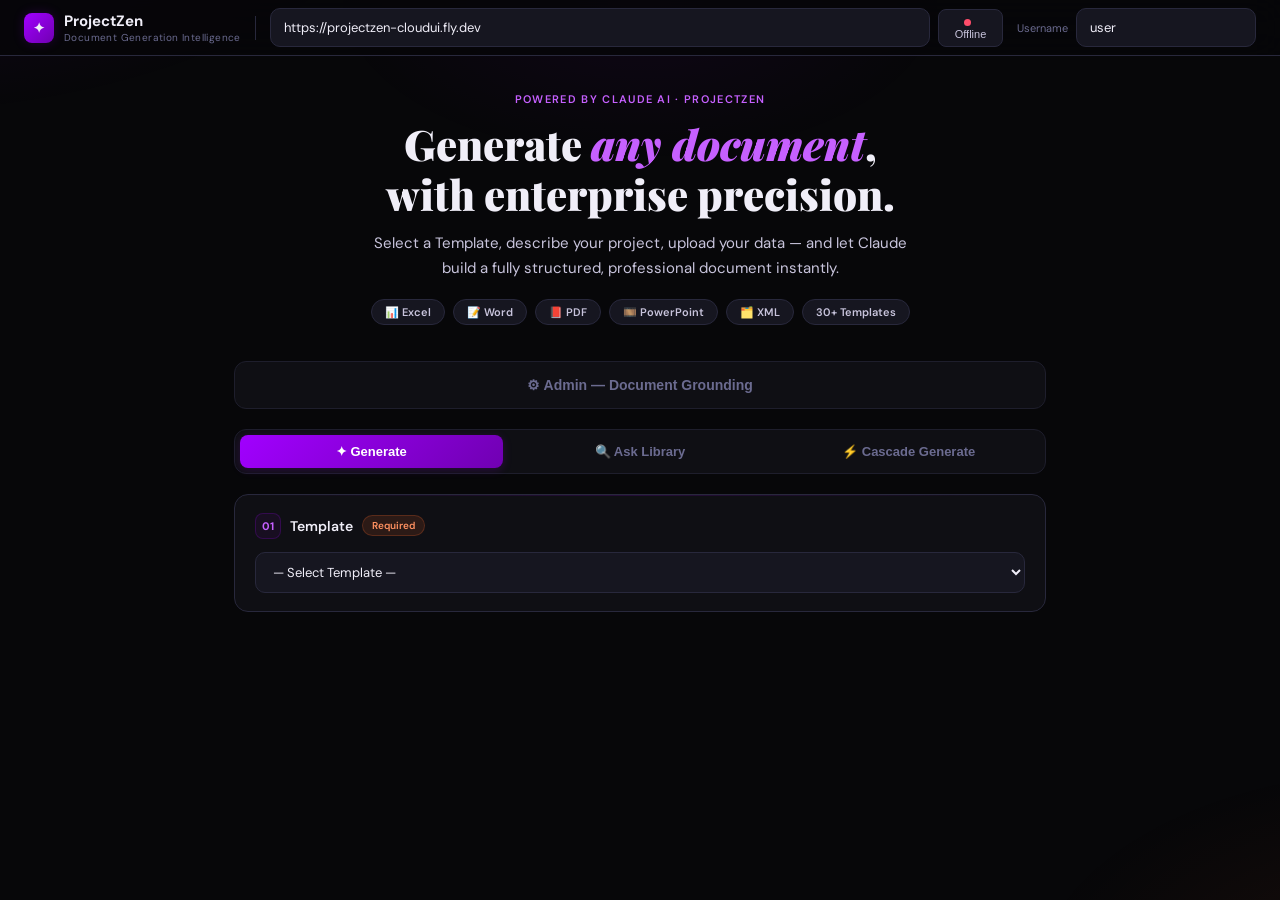
<file: frontend/Documentation_UserPage.html>
<!DOCTYPE html>
<html lang="en">
<head>
<meta charset="UTF-8">
<meta name="viewport" content="width=device-width, initial-scale=1.0">
<title>Document Generation Intelligence · ProjectZen</title>
<style>
@import url('https://fonts.googleapis.com/css2?family=Playfair+Display:ital,wght@0,400;0,700;0,900;1,400;1,700&family=DM+Sans:wght@300;400;500;600;700&family=DM+Mono:wght@300;400;500&display=swap');

/* ═══════════════════════════════════════════════════════
   DESIGN SYSTEM — Accenture Purple × Claude Coral
   ═══════════════════════════════════════════════════════ */
:root {
  --acc:       #A100FF;
  --acc-d:     #7000B2;
  --acc-l:     #C660FF;
  --acc-bg:    rgba(161,0,255,0.06);
  --acc-b:     rgba(161,0,255,0.20);
  --acc-glow:  rgba(161,0,255,0.18);
  --claude:    #FF6B2B;
  --claude-l:  #FF9060;
  --claude-bg: rgba(255,107,43,0.07);
  --claude-b:  rgba(255,107,43,0.22);
  --bg:        #070709;
  --surface:   #0F0F14;
  --surface2:  #161620;
  --surface3:  #1E1E2C;
  --border:    #1E1E2C;
  --border2:   #28283C;
  --border3:   #363652;
  --text:      #F0EEF8;
  --text2:     #C8C4DC;
  --muted:     #6B6B90;
  --muted2:    #3E3E58;
  --green:     #00E5A0;
  --green-bg:  rgba(0,229,160,0.06);
  --green-b:   rgba(0,229,160,0.22);
  --red:       #FF4D6A;
  --red-bg:    rgba(255,77,106,0.07);
  --red-b:     rgba(255,77,106,0.22);
  --gold:      #FFB800;
  --gold-bg:   rgba(255,184,0,0.07);
  --gold-b:    rgba(255,184,0,0.22);
  --blue:      #4D9FFF;
  --teal:      #00D4FF;
  --teal-bg:   rgba(0,212,255,0.06);
  --teal-b:    rgba(0,212,255,0.20);
}

*, *::before, *::after { box-sizing: border-box; margin: 0; padding: 0; }
html { scroll-behavior: smooth; }
body {
  font-family: 'DM Sans', sans-serif;
  background: var(--bg);
  color: var(--text);
  min-height: 100vh;
  overflow-x: hidden;
}

body::before {
  content: '';
  position: fixed; inset: 0;
  background:
    radial-gradient(ellipse 80% 60% at -10% -20%, rgba(161,0,255,0.12) 0%, transparent 55%),
    radial-gradient(ellipse 60% 50% at 110% 110%, rgba(255,107,43,0.08) 0%, transparent 50%),
    radial-gradient(ellipse 40% 30% at 50% 0%,   rgba(161,0,255,0.06) 0%, transparent 60%);
  pointer-events: none; z-index: 0;
}

/* ── TOPBAR ── */
.topbar {
  position: sticky; top: 0; z-index: 100;
  background: rgba(7,7,9,0.85);
  backdrop-filter: blur(16px);
  border-bottom: 1px solid var(--border2);
  display: flex; align-items: center; gap: 14px;
  padding: 0 24px; height: 56px;
}
.topbar-brand {
  display: flex; align-items: center; gap: 10px;
  font-weight: 700; font-size: 15px; color: var(--text); white-space: nowrap;
}
.topbar-brand-logo {
  width: 30px; height: 30px; border-radius: 8px;
  background: linear-gradient(135deg, var(--acc), var(--acc-d));
  display: flex; align-items: center; justify-content: center;
  font-size: 14px; box-shadow: 0 0 12px var(--acc-glow);
}
.topbar-brand-sub { font-size: 10px; color: var(--muted); font-weight: 400; letter-spacing: .04em; }
.topbar-sep { width: 1px; height: 24px; background: var(--border2); }
.srv-row { display: flex; align-items: center; gap: 8px; flex: 1; }
.srv-row input {
  background: var(--surface2); border: 1px solid var(--border2);
  color: var(--text2); border-radius: 8px; padding: 6px 12px;
  font-size: 12px; font-family: 'DM Mono', monospace; width: 220px;
  outline: none; transition: border .2s;
}
.srv-row input:focus { border-color: var(--acc-b); }
.srv-ping { padding: 6px 12px; font-size: 11px; background: var(--surface2); border: 1px solid var(--border2); border-radius: 8px; color: var(--text2); cursor: pointer; transition: border .2s; }
.srv-ping:hover { border-color: var(--acc-b); }
.sdot { width: 7px; height: 7px; border-radius: 50%; display: inline-block; margin-right: 5px; background: var(--muted); }
.sdot.on { background: var(--green); box-shadow: 0 0 6px var(--green); }
.sdot.off { background: var(--red); }
.sdot.checking { background: var(--gold); animation: pulse-dot .8s infinite; }
@keyframes pulse-dot { 0%,100%{opacity:1} 50%{opacity:.4} }

.user-row { display: flex; align-items: center; gap: 8px; margin-left: auto; }
.user-row label { font-size: 11px; color: var(--muted); }
.user-row input {
  background: var(--surface2); border: 1px solid var(--border2);
  color: var(--text2); border-radius: 8px; padding: 5px 10px;
  font-size: 12px; width: 140px; outline: none; transition: border .2s;
}
.user-row input:focus { border-color: var(--acc-b); }

/* ── PAGE LAYOUT ── */
.page {
  position: relative; z-index: 1;
  max-width: 860px; margin: 0 auto;
  padding: 36px 24px 80px;
}

/* ── HERO ── */
.hero { text-align: center; margin-bottom: 36px; }
.hero-eyebrow {
  font-size: 11px; font-weight: 600; letter-spacing: .12em; text-transform: uppercase;
  color: var(--acc-l); margin-bottom: 14px;
}
.hero-title {
  font-family: 'Playfair Display', serif;
  font-size: clamp(28px, 5vw, 42px); font-weight: 900; line-height: 1.18;
  color: var(--text); margin-bottom: 12px;
}
.hero-title em { font-style: italic; color: var(--acc-l); }
.hero-sub { font-size: 15px; color: var(--text2); max-width: 560px; margin: 0 auto 18px; line-height: 1.65; }
.hero-badges { display: flex; flex-wrap: wrap; justify-content: center; gap: 8px; }
.hero-badge {
  padding: 5px 13px; border-radius: 20px; font-size: 11px; font-weight: 600;
  background: var(--surface2); border: 1px solid var(--border2); color: var(--text2);
}

/* ── TABS ── */
.main-tabs {
  display: flex; gap: 6px; margin-bottom: 20px;
  background: var(--surface); border: 1px solid var(--border); border-radius: 12px;
  padding: 5px;
}
.main-tab {
  flex: 1; padding: 9px 14px; border-radius: 8px; font-size: 13px; font-weight: 600;
  cursor: pointer; border: none; background: transparent; color: var(--muted);
  transition: all .2s;
}
.main-tab.on {
  background: linear-gradient(135deg, var(--acc), var(--acc-d));
  color: #fff; box-shadow: 0 2px 10px var(--acc-glow);
}
.main-tab:not(.on):hover { background: var(--surface2); color: var(--text2); }
.tab-panel { display: none; }
.tab-panel.on { display: block; }

/* ── CARDS ── */
.card {
  background: var(--surface); border: 1px solid var(--border2);
  border-radius: 14px; padding: 18px 20px; margin-bottom: 14px;
  position: relative; overflow: hidden;
}
.card::before {
  content: ''; position: absolute; top: 0; left: 0; right: 0; height: 1px;
  background: linear-gradient(90deg, transparent, rgba(161,0,255,0.15), transparent);
}
.card-label {
  display: flex; align-items: center; gap: 9px; margin-bottom: 13px;
}
.step-n {
  width: 26px; height: 26px; border-radius: 8px; display: flex; align-items: center;
  justify-content: center; font-size: 11px; font-weight: 700;
  background: var(--acc-bg); border: 1px solid var(--acc-b); color: var(--acc-l);
  flex-shrink: 0;
}
.label-txt { font-weight: 600; font-size: 14px; color: var(--text); }
.badge { padding: 3px 9px; border-radius: 20px; font-size: 10px; font-weight: 600; }
.badge-req { background: rgba(255,107,43,.12); color: var(--claude-l); border: 1px solid var(--claude-b); }
.badge-opt { background: var(--acc-bg); color: var(--acc-l); border: 1px solid var(--acc-b); }

/* ── SELECT & INPUTS ── */
select, input[type="text"], textarea {
  width: 100%; background: var(--surface2); border: 1px solid var(--border2);
  color: var(--text); border-radius: 10px; padding: 10px 13px;
  font-size: 13px; font-family: 'DM Sans', sans-serif;
  outline: none; transition: border .2s, box-shadow .2s;
}
select:focus, input[type="text"]:focus, textarea:focus {
  border-color: var(--acc-b); box-shadow: 0 0 0 3px var(--acc-bg);
}
select option { background: var(--surface2); }
textarea { resize: vertical; min-height: 90px; line-height: 1.6; }

/* ── DROP ZONES ── */
.drop-zone {
  border: 2px dashed var(--border2); border-radius: 12px;
  padding: 22px 16px; text-align: center; cursor: pointer;
  transition: border .2s, background .2s; position: relative;
}
.drop-zone:hover, .drop-zone.drag { border-color: var(--acc-l); background: var(--acc-bg); }
.drop-zone.filled { border-color: var(--green-b); background: var(--green-bg); border-style: solid; }
.dz-icon { font-size: 24px; display: block; margin-bottom: 6px; }
.dz-title { font-size: 13px; font-weight: 600; color: var(--text2); margin-bottom: 4px; }
.dz-sub { font-size: 11px; color: var(--muted); margin-bottom: 10px; }
.type-chips { display: flex; flex-wrap: wrap; justify-content: center; gap: 4px; }
.chip { padding: 2px 7px; border-radius: 4px; font-size: 9px; font-weight: 700; letter-spacing: .04em; }
.chip.doc { background: rgba(77,159,255,.12); color: #4d9fff; }
.chip.xl  { background: rgba(0,229,160,.10);  color: #00e5a0; }
.chip.ppt { background: rgba(255,107,43,.12); color: var(--claude-l); }
.chip.pdf { background: rgba(255,77,106,.12); color: var(--red); }
.chip.txt { background: rgba(161,0,255,.10);  color: var(--acc-l); }
.chip.dat { background: rgba(255,184,0,.10);  color: var(--gold); }
input[type="file"] { display: none; }

/* ── FILE CHIP ── */
.file-chip {
  display: none; align-items: center; gap: 10px;
  background: var(--surface2); border: 1px solid var(--border2);
  border-radius: 10px; padding: 8px 12px; margin-top: 10px;
}
.file-chip.green { border-color: var(--green-b); background: var(--green-bg); }
.file-chip.purple { border-color: var(--acc-b); background: var(--acc-bg); }
.file-chip.show { display: flex; }
.fc-ico { font-size: 18px; }
.fc-info { flex: 1; min-width: 0; }
.fc-name { font-size: 12px; font-weight: 600; color: var(--text); white-space: nowrap; overflow: hidden; text-overflow: ellipsis; }
.fc-meta { font-size: 10px; color: var(--muted); margin-top: 1px; }
.fc-rm { background: none; border: none; color: var(--muted); font-size: 13px; cursor: pointer; padding: 4px 6px; border-radius: 6px; }
.fc-rm:hover { background: var(--red-bg); color: var(--red); }

/* ── FORMAT GRID ── */
.fmt-grid { display: grid; grid-template-columns: repeat(5,1fr); gap: 8px; }
.fmt-btn {
  display: flex; flex-direction: column; align-items: center; gap: 4px;
  padding: 12px 8px; border-radius: 10px; border: 1px solid var(--border2);
  background: var(--surface2); cursor: pointer; transition: all .2s; color: var(--text2);
}
.fmt-btn:hover { border-color: var(--acc-b); background: var(--acc-bg); color: var(--text); }
.fmt-btn.on { border-color: var(--acc); background: var(--acc-bg); color: var(--acc-l); box-shadow: 0 0 0 2px var(--acc-bg); }
.fmt-ico { font-size: 20px; }
.fmt-name { font-size: 11px; font-weight: 700; }
.fmt-desc { font-size: 9px; color: var(--muted); text-align: center; }

/* ── TOGGLE ── */
.toggle-row { display: flex; align-items: flex-start; gap: 12px; cursor: pointer; padding: 10px 0; }
.toggle-switch { position: relative; width: 40px; height: 22px; flex-shrink: 0; margin-top: 1px; }
.toggle-switch input { display: none; }
.toggle-track { position: absolute; inset: 0; border-radius: 11px; background: var(--border2); transition: background .2s; }
.toggle-thumb { position: absolute; top: 3px; left: 3px; width: 16px; height: 16px; border-radius: 50%; background: var(--muted); transition: all .2s; }
.toggle-switch input:checked ~ .toggle-track { background: var(--acc); }
.toggle-switch input:checked ~ .toggle-thumb { left: 21px; background: #fff; }
.toggle-label-main { font-size: 13px; font-weight: 600; color: var(--text); }
.toggle-label-sub { font-size: 11px; color: var(--muted); margin-top: 2px; line-height: 1.5; }
.user-ref-zone { display: none; }
.user-ref-zone.open { display: block; }
.mirror-grid { display: none; grid-template-columns: repeat(3,1fr); gap: 6px; margin-top: 10px; }
.mirror-item { display: flex; align-items: center; gap: 6px; font-size: 11px; color: var(--text2); cursor: pointer; }
.mirror-item input[type="checkbox"] { width: 14px; height: 14px; accent-color: var(--acc); }

/* ── PROGRESS CARD ── */
.prog-card { display: none; background: var(--surface); border: 1px solid var(--border2); border-radius: 14px; padding: 18px 20px; margin-bottom: 14px; }
.prog-card.show { display: block; }
.prog-title { font-size: 12px; font-weight: 600; color: var(--muted); text-transform: uppercase; letter-spacing: .06em; margin-bottom: 14px; }
.steps { display: flex; flex-direction: column; gap: 8px; }
.step { display: flex; align-items: center; gap: 10px; padding: 8px 10px; border-radius: 8px; border: 1px solid transparent; font-size: 12px; color: var(--muted); transition: all .3s; }
.step.active { border-color: var(--acc-b); background: var(--acc-bg); color: var(--acc-l); }
.step.done { border-color: var(--green-b); background: var(--green-bg); color: var(--green); }
.step-dot { width: 8px; height: 8px; border-radius: 50%; background: currentColor; flex-shrink: 0; }
.step.active .step-dot { animation: blink .8s infinite; }
@keyframes blink { 0%,100%{opacity:1} 50%{opacity:.3} }
.step-txt { flex: 1; }
.step-time { font-family: 'DM Mono', monospace; font-size: 10px; color: var(--muted); }
.err-box { display: none; background: var(--red-bg); border: 1px solid var(--red-b); border-radius: 10px; padding: 10px 14px; font-size: 13px; color: var(--red); margin-top: 10px; }
.err-box.show { display: block; }

/* ── RESULT CARD ── */
.result-card { display: none; background: var(--green-bg); border: 1px solid var(--green-b); border-radius: 14px; padding: 18px 20px; margin-bottom: 14px; }
.result-card.show { display: flex; flex-direction: column; gap: 12px; }
.r-name { font-size: 16px; font-weight: 700; color: var(--green); }
.r-meta { font-size: 11px; color: var(--muted); }
.r-preview { background: var(--surface2); border: 1px solid var(--border2); border-radius: 8px; padding: 10px 13px; font-family: 'DM Mono', monospace; font-size: 11px; color: var(--text2); line-height: 1.7; max-height: 120px; overflow-y: auto; white-space: pre-wrap; }
.dl-btn {
  display: inline-flex; align-items: center; gap: 8px;
  background: linear-gradient(135deg, var(--green), #00b87c);
  color: #fff; border: none; border-radius: 10px; padding: 10px 20px;
  font-size: 13px; font-weight: 700; cursor: pointer; text-decoration: none;
  transition: all .2s; align-self: flex-start;
}
.dl-btn:hover { transform: translateY(-1px); box-shadow: 0 6px 18px rgba(0,229,160,.35); }

/* ── GENERATE BUTTON ── */
.gen-btn-row { display: flex; gap: 10px; margin-top: 6px; }
.gen-btn {
  flex: 1; padding: 14px 20px; font-size: 15px; font-weight: 700;
  background: linear-gradient(135deg, var(--acc), var(--acc-d));
  color: #fff; border: none; border-radius: 12px; cursor: pointer;
  display: flex; align-items: center; justify-content: center; gap: 8px;
  transition: all .2s; box-shadow: 0 4px 18px var(--acc-glow);
  position: relative; overflow: hidden;
}
.gen-btn::after { content: ''; position: absolute; inset: 0; background: linear-gradient(135deg, rgba(255,255,255,.15), transparent); pointer-events: none; }
.gen-btn:hover { transform: translateY(-2px); box-shadow: 0 8px 24px var(--acc-glow); }
.gen-btn:disabled { opacity: .5; cursor: not-allowed; transform: none; box-shadow: none; }
.refine-btn {
  display: none; padding: 14px 18px; font-size: 13px; font-weight: 700;
  background: var(--surface2); border: 1px solid var(--border2); color: var(--text2);
  border-radius: 12px; cursor: pointer; transition: all .2s;
}
.refine-btn.show { display: block; }
.refine-btn:hover { border-color: var(--teal-b); color: var(--teal); background: var(--teal-bg); }
.refine-btn:disabled { opacity: .4; cursor: not-allowed; }
@keyframes spin-anim { to { transform: rotate(360deg); } }
.spin { display: inline-block; width: 14px; height: 14px; border: 2px solid rgba(255,255,255,.3); border-top-color: #fff; border-radius: 50%; animation: spin-anim .7s linear infinite; }

/* ── LIBRARY ── */
.library-panel { display: none; background: var(--surface); border: 1px solid var(--border2); border-radius: 14px; overflow: hidden; margin-bottom: 14px; }
.library-panel.show { display: block; }
.library-header { display: flex; align-items: center; gap: 10px; padding: 13px 16px; cursor: pointer; }
.library-header-lbl { font-size: 13px; font-weight: 700; color: var(--text2); flex: 1; }
.library-count { font-size: 11px; color: var(--muted); }
.library-refresh { background: none; border: 1px solid var(--border2); color: var(--muted); padding: 3px 8px; border-radius: 6px; cursor: pointer; font-size: 13px; }
.library-refresh:hover { border-color: var(--acc-b); color: var(--acc-l); }
.library-chevron { font-size: 11px; color: var(--muted); transition: transform .2s; }
.library-chevron.open { transform: rotate(180deg); }
.library-body { display: none; border-top: 1px solid var(--border); padding: 12px 16px; }
.library-body.open { display: block; }
.lib-filters { display: flex; gap: 8px; margin-bottom: 10px; }
.lib-filter-inp { flex: 1; }
.lib-format-sel { width: 120px; }
.lib-table { width: 100%; border-collapse: collapse; font-size: 12px; }
.lib-table th { padding: 6px 10px; text-align: left; color: var(--muted); font-weight: 600; font-size: 10px; text-transform: uppercase; letter-spacing: .05em; border-bottom: 1px solid var(--border2); }
.lib-table td { padding: 8px 10px; border-bottom: 1px solid var(--border); vertical-align: middle; }
.lib-table tr:last-child td { border-bottom: none; }
.lib-fname { font-weight: 600; color: var(--text); font-size: 12px; max-width: 200px; white-space: nowrap; overflow: hidden; text-overflow: ellipsis; }
.lib-template { font-size: 10px; color: var(--muted); margin-top: 1px; }
.lib-fmt-chip { padding: 2px 7px; border-radius: 4px; font-size: 9px; font-weight: 700; }
.lib-fmt-xlsx { background: rgba(0,229,160,.10); color: var(--green); }
.lib-fmt-docx { background: rgba(77,159,255,.10); color: var(--blue); }
.lib-fmt-pdf  { background: rgba(255,77,106,.10); color: var(--red); }
.lib-fmt-pptx { background: rgba(255,107,43,.10); color: var(--claude-l); }
.lib-fmt-xml  { background: rgba(255,184,0,.10);  color: var(--gold); }
.lib-dl-btn { background: none; border: 1px solid var(--border2); border-radius: 6px; color: var(--text2); padding: 3px 10px; font-size: 11px; cursor: pointer; }
.lib-dl-btn:hover { border-color: var(--green-b); color: var(--green); }
.lib-empty { padding: 24px; text-align: center; color: var(--muted); font-size: 13px; }
table { overflow-x: auto; }

/* ── CONV HISTORY ── */
.conv-panel { display: none; background: var(--surface); border: 1px solid var(--border2); border-radius: 14px; overflow: hidden; margin-bottom: 14px; }
.conv-panel.show { display: block; }
.conv-header { display: flex; align-items: center; gap: 10px; padding: 11px 16px; cursor: pointer; }
.conv-header-lbl { font-size: 12px; font-weight: 700; color: var(--muted); flex: 1; font-family: 'DM Mono', monospace; }
.conv-turn-count { font-size: 11px; color: var(--muted); }
.conv-clear-btn { background: none; border: 1px solid var(--border2); border-radius: 6px; color: var(--muted); padding: 3px 8px; font-size: 10px; cursor: pointer; }
.conv-chevron { font-size: 10px; color: var(--muted); transition: transform .2s; }
.conv-chevron.open { transform: rotate(180deg); }
.conv-body { display: none; border-top: 1px solid var(--border); padding: 10px 14px; }
.conv-body.open { display: block; }
.conv-turn { display: flex; align-items: flex-start; gap: 10px; padding: 8px 0; border-bottom: 1px solid var(--border); }
.conv-turn:last-child { border-bottom: none; }
.turn-badge { width: 24px; height: 24px; border-radius: 6px; display: flex; align-items: center; justify-content: center; font-size: 9px; font-weight: 800; flex-shrink: 0; margin-top: 2px; }
.turn-badge.t1 { background: var(--acc-bg); color: var(--acc-l); }
.turn-badge.t2 { background: var(--teal-bg); color: var(--teal); }
.turn-badge.t3 { background: var(--claude-bg); color: var(--claude-l); }
.turn-content { flex: 1; min-width: 0; }
.turn-label { font-size: 10px; color: var(--muted); margin-bottom: 2px; }
.turn-summary { font-size: 12px; color: var(--text2); line-height: 1.5; }
.turn-file { font-size: 11px; color: var(--acc-l); margin-top: 4px; cursor: pointer; }
.turn-file:hover { text-decoration: underline; }

/* ── ASK LIBRARY ── */
.ask-wrap { display: flex; flex-direction: column; gap: 12px; }
.ask-examples { display: flex; flex-wrap: wrap; gap: 7px; }
.ask-example { background: var(--surface2); border: 1px solid var(--border2); border-radius: 20px; padding: 5px 13px; font-size: 11px; color: var(--text2); cursor: pointer; transition: all .2s; }
.ask-example:hover { border-color: var(--acc-b); color: var(--acc-l); background: var(--acc-bg); }
.ask-input-row { display: flex; gap: 8px; }
.ask-textarea { flex: 1; resize: none; min-height: 60px; }
.ask-btn { padding: 10px 20px; background: linear-gradient(135deg, var(--acc), var(--acc-d)); color: #fff; border: none; border-radius: 10px; font-size: 13px; font-weight: 700; cursor: pointer; white-space: nowrap; transition: all .2s; }
.ask-btn:hover { transform: translateY(-1px); box-shadow: 0 4px 14px var(--acc-glow); }
.ask-btn:disabled { opacity: .5; cursor: not-allowed; transform: none; }
.ask-results { background: var(--surface2); border: 1px solid var(--border2); border-radius: 10px; padding: 14px 16px; font-size: 13px; color: var(--text2); line-height: 1.75; white-space: pre-wrap; min-height: 80px; }
.ask-results.empty { color: var(--muted); font-style: italic; }
.ask-doc-links { display: flex; flex-wrap: wrap; gap: 8px; margin-top: 4px; }
.ask-doc-link { display: flex; align-items: center; gap: 7px; background: var(--surface2); border: 1px solid var(--border2); border-radius: 8px; padding: 6px 12px; font-size: 11px; color: var(--text2); text-decoration: none; cursor: pointer; }
.ask-doc-link:hover { border-color: var(--green-b); color: var(--green); }
.ask-meta { font-size: 10px; color: var(--muted); font-family: 'DM Mono', monospace; }

/* ── CASCADE ── */
.casc-mode-btn {
  flex: 1; display: flex; flex-direction: column; align-items: center; gap: 4px;
  padding: 12px; border-radius: 10px; border: 1px solid var(--border2);
  background: var(--surface2); cursor: pointer; font-size: 13px; font-weight: 600;
  color: var(--text2); transition: all .2s;
}
.casc-mode-btn.on { border-color: var(--acc); background: var(--acc-bg); color: var(--acc-l); }
.casc-doc-grid { display: grid; grid-template-columns: repeat(auto-fill, minmax(180px, 1fr)); gap: 8px; }
.casc-doc-item {
  display: flex; align-items: flex-start; gap: 8px;
  background: var(--surface2); border: 1px solid var(--border2); border-radius: 8px;
  padding: 8px 10px; cursor: pointer; transition: all .2s;
}
.casc-doc-item:hover { border-color: var(--acc-b); background: var(--acc-bg); }
.casc-doc-item.selected { border-color: var(--acc); background: var(--acc-bg); }
.casc-doc-item input { accent-color: var(--acc); margin-top: 2px; flex-shrink: 0; }
.casc-doc-label { font-size: 11px; color: var(--text2); line-height: 1.4; }
.casc-doc-phase { font-size: 9px; color: var(--muted); margin-top: 2px; }
.casc-sel-btn { padding: 5px 12px; font-size: 11px; font-weight: 600; background: var(--surface2); border: 1px solid var(--border2); border-radius: 20px; color: var(--text2); cursor: pointer; transition: all .2s; }
.casc-sel-btn:hover { border-color: var(--acc-b); color: var(--acc-l); }
.casc-launch-btn {
  width: 100%; padding: 14px; font-size: 14px; font-weight: 700;
  background: linear-gradient(135deg, var(--acc), var(--acc-d));
  color: #fff; border: none; border-radius: 12px; cursor: pointer;
  transition: all .2s; box-shadow: 0 4px 18px var(--acc-glow); margin-top: 10px;
}
.casc-launch-btn:hover { transform: translateY(-2px); box-shadow: 0 8px 24px var(--acc-glow); }
.casc-launch-btn:disabled { opacity: .5; cursor: not-allowed; transform: none; }
.casc-progress { background: var(--surface); border: 1px solid var(--border2); border-radius: 14px; padding: 16px 20px; margin-bottom: 14px; display: none; }
.casc-progress.show { display: block; }
.casc-wave-title { font-size: 11px; font-weight: 600; color: var(--muted); text-transform: uppercase; letter-spacing: .08em; margin-bottom: 10px; }
.casc-items { display: flex; flex-direction: column; gap: 6px; }
.casc-item { display: flex; align-items: center; gap: 10px; font-size: 12px; padding: 7px 10px; border-radius: 8px; border: 1px solid transparent; }
.casc-item.waiting { color: var(--muted); }
.casc-item.running { border-color: var(--acc-b); background: var(--acc-bg); color: var(--acc-l); }
.casc-item.done    { border-color: var(--green-b); background: var(--green-bg); color: var(--green); }
.casc-item.failed  { border-color: var(--red-b); background: var(--red-bg); color: var(--red); }
.casc-item-dot { width: 7px; height: 7px; border-radius: 50%; background: currentColor; flex-shrink: 0; }
.casc-item.running .casc-item-dot { animation: blink .8s infinite; }
.casc-dl-list { display: flex; flex-wrap: wrap; gap: 8px; margin-top: 12px; }
.casc-dl-btn { display: flex; align-items: center; gap: 6px; background: var(--green-bg); border: 1px solid var(--green-b); border-radius: 8px; padding: 6px 12px; font-size: 11px; color: var(--green); cursor: pointer; text-decoration: none; }
.casc-dl-btn:hover { background: rgba(0,229,160,.15); }

/* ── META TOAST (conversation memory) ── */
.meta-toast { display: none; align-items: flex-start; gap: 10px; background: var(--teal-bg); border: 1px solid var(--teal-b); border-radius: 12px; padding: 12px 14px; margin-bottom: 14px; }
.meta-toast.show { display: flex; }
.meta-toast-icon { font-size: 20px; color: var(--teal); }
.meta-toast-body { flex: 1; }
.meta-toast-title { font-size: 12px; font-weight: 700; color: var(--teal); margin-bottom: 4px; display: flex; align-items: center; gap: 7px; }
.meta-live-dot { width: 6px; height: 6px; border-radius: 50%; background: var(--teal); box-shadow: 0 0 6px var(--teal); animation: blink .8s infinite; }
.meta-toast-desc { font-size: 11px; color: var(--text2); line-height: 1.6; }
.meta-toast-turn { font-size: 10px; color: var(--teal); font-family: 'DM Mono', monospace; white-space: nowrap; }

/* ── TOAST ── */
.toast {
  position: fixed; bottom: 28px; left: 50%; transform: translateX(-50%) translateY(20px);
  background: var(--surface2); border: 1px solid var(--border2);
  border-radius: 12px; padding: 10px 20px; font-size: 13px; font-weight: 600;
  color: var(--text); z-index: 999; opacity: 0; transition: all .3s; pointer-events: none;
  max-width: 90vw; text-align: center; box-shadow: 0 8px 32px rgba(0,0,0,.5);
}
.toast.show { opacity: 1; transform: translateX(-50%) translateY(0); }

/* ── ASSIT PROMPT CARD ── */
.asst-card { display: none; }
.asst-card.show { display: block; }

/* ── REF INFO ── */
.ref-info {
  display: flex; align-items: flex-start; gap: 10px;
  background: var(--acc-bg); border: 1px solid var(--acc-b); border-radius: 8px;
  padding: 9px 12px; font-size: 12px; color: var(--text2); line-height: 1.6; margin-bottom: 10px;
}

/* ── DELTA UPLOAD ── */
.delta-select-grid { display: grid; grid-template-columns: 1fr 1fr; gap: 10px; }
.delta-doc-item {
  display: flex; align-items: flex-start; gap: 8px;
  background: var(--surface2); border: 1px solid var(--border2); border-radius: 8px;
  padding: 9px 11px; cursor: pointer; transition: all .2s;
}
.delta-doc-item input { accent-color: var(--acc); margin-top: 2px; }
.delta-doc-label { font-size: 12px; color: var(--text2); }

@media (max-width: 600px) {
  .fmt-grid { grid-template-columns: repeat(3,1fr); }
  .delta-select-grid { grid-template-columns: 1fr; }
  .srv-row input { width: 140px; }
  .user-row input { width: 100px; }
}

/* ── OUTER TABS (User / Admin) ── */
.outer-tabs { display:flex; gap:6px; margin-bottom:20px; background:var(--surface); border:1px solid var(--border); border-radius:12px; padding:5px; }
.outer-tab { flex:1; padding:10px 14px; border-radius:8px; font-size:14px; font-weight:700; cursor:pointer; border:none; background:transparent; color:var(--muted); transition:all .2s; }
.outer-tab.on { background:linear-gradient(135deg,var(--acc),var(--acc-d)); color:#fff; box-shadow:0 2px 10px var(--acc-glow); }
.outer-tab:not(.on):hover { background:var(--surface2); color:var(--text2); }
.outer-panel { display:none; }
.outer-panel.on { display:block; }

/* ── CASCADE FULL (graph + SSE) ── */
.casc-prog-bar-wrap { height:5px; background:var(--surface3); border-radius:3px; overflow:hidden; margin:10px 0; }
.casc-prog-bar { height:100%; background:linear-gradient(90deg,var(--acc),var(--acc-l)); border-radius:3px; transition:width .4s; width:0; }
.casc-graph-wrap { height:380px; border:1px solid var(--border2); border-radius:12px; background:var(--surface); position:relative; overflow:hidden; margin:14px 0; }
.casc-graph-ctrl { position:absolute; top:10px; right:10px; z-index:10; display:flex; gap:6px; }
.casc-graph-ctrl button { background:rgba(15,15,20,.8); border:1px solid var(--border2); color:var(--text2); border-radius:7px; padding:5px 10px; font-size:11px; cursor:pointer; transition:all .2s; backdrop-filter:blur(6px); }
.casc-graph-ctrl button:hover { border-color:var(--acc-b); color:var(--acc-l); }
#cascGraphCy { width:100%; height:100%; }

.casc-dl-graph-wrap { height:300px; border:1px solid var(--border2); border-radius:12px; background:var(--surface); position:relative; overflow:hidden; margin:14px 0; }
#cascDlGraphCy { width:100%; height:100%; }

.casc-lib-table { width:100%; border-collapse:collapse; margin-top:10px; font-size:12px; }
.casc-lib-table th { padding:7px 10px; text-align:left; color:var(--muted); font-weight:600; font-size:10px; text-transform:uppercase; letter-spacing:.05em; border-bottom:1px solid var(--border2); }
.casc-lib-table td { padding:7px 10px; border-bottom:1px solid var(--border3); }
.casc-lib-table tr:hover td { background:var(--surface2); }
.casc-lib-btn { padding:4px 10px; border-radius:6px; font-size:10px; font-weight:600; border:1px solid var(--border2); background:var(--surface2); color:var(--text2); cursor:pointer; text-decoration:none; display:inline-flex; align-items:center; gap:4px; transition:all .2s; }
.casc-lib-btn:hover { border-color:var(--acc-b); color:var(--acc-l); }
.casc-lib-btn.fin { border-color:var(--green-b); color:var(--green); background:var(--green-bg); }

/* delta */
.delta-sess-list { display:flex; flex-direction:column; gap:8px; }
.delta-sess-item { display:flex; align-items:center; gap:10px; background:var(--surface2); border:1px solid var(--border2); border-radius:8px; padding:9px 12px; cursor:pointer; transition:all .2s; font-size:12px; }
.delta-sess-item:hover { border-color:var(--acc-b); }
.delta-sess-item.on { border-color:var(--acc); background:var(--acc-bg); }
.delta-scope-panel { background:var(--gold-bg); border:1px solid var(--gold-b); border-radius:10px; padding:12px 14px; margin:10px 0; }
.delta-scope-title { font-size:11px; font-weight:700; color:var(--gold); margin-bottom:8px; }
.delta-scope-node { display:flex; gap:8px; align-items:center; padding:5px 8px; border-radius:6px; background:rgba(255,184,0,.05); margin-bottom:4px; font-size:11px; color:var(--text2); }
.delta-scope-node-id { font-family:'DM Mono',monospace; font-size:10px; color:var(--gold); background:rgba(255,184,0,.1); border-radius:4px; padding:2px 5px; }

/* ── GROUNDING GRAPH ── */
.grnd-graph-wrap { height:480px; border:1px solid var(--border2); border-radius:12px; background:var(--surface); position:relative; overflow:hidden; margin:14px 0; }
.grnd-graph-wrap.fullscreen { position:fixed; inset:0; z-index:9000; border-radius:0; height:100vh; }
#grndGraphCy { width:100%; height:100%; }
.grnd-ctrl { position:absolute; top:10px; right:10px; z-index:10; display:flex; gap:6px; }
.grnd-ctrl button { background:rgba(15,15,20,.8); border:1px solid var(--border2); color:var(--text2); border-radius:7px; padding:5px 10px; font-size:11px; cursor:pointer; transition:all .2s; backdrop-filter:blur(6px); }
.grnd-ctrl button:hover { border-color:var(--acc-b); color:var(--acc-l); }
.grnd-legend { position:absolute; bottom:10px; left:10px; z-index:10; display:flex; flex-direction:column; gap:4px; }
.grnd-legend-item { display:flex; align-items:center; gap:6px; font-size:10px; color:var(--text2); }
.grnd-legend-dot { width:10px; height:10px; border-radius:50%; }

.grnd-drawer { position:fixed; right:0; top:0; bottom:0; width:340px; background:var(--surface); border-left:1px solid var(--border2); z-index:9500; transform:translateX(100%); transition:transform .3s; display:flex; flex-direction:column; }
.grnd-drawer.open { transform:translateX(0); }
.grnd-drawer-head { padding:14px 16px; border-bottom:1px solid var(--border2); display:flex; align-items:center; gap:10px; }
.grnd-drawer-title { font-size:14px; font-weight:700; color:var(--text); flex:1; }
.grnd-drawer-close { background:none; border:none; color:var(--muted); font-size:18px; cursor:pointer; padding:4px 8px; border-radius:6px; }
.grnd-drawer-close:hover { background:var(--red-bg); color:var(--red); }
.grnd-drawer-body { flex:1; overflow-y:auto; padding:16px; }
.grnd-node-phase-badge { display:inline-block; padding:3px 9px; border-radius:20px; font-size:10px; font-weight:700; margin-bottom:12px; }
.grnd-file-card { background:var(--surface2); border:1px solid var(--border2); border-radius:10px; padding:12px 14px; margin-bottom:10px; }
.grnd-file-name { font-size:13px; font-weight:600; color:var(--text); margin-bottom:4px; }
.grnd-file-meta { font-size:11px; color:var(--muted); margin-bottom:10px; }
.grnd-file-actions { display:flex; gap:8px; }
.grnd-upload-zone { border:2px dashed var(--border2); border-radius:10px; padding:20px; text-align:center; cursor:pointer; transition:all .2s; }
.grnd-upload-zone:hover, .grnd-upload-zone.drag { border-color:var(--acc-l); background:var(--acc-bg); }
.grnd-upload-zone-txt { font-size:12px; color:var(--text2); }
.grnd-linked-title { font-size:11px; font-weight:600; color:var(--muted); text-transform:uppercase; letter-spacing:.06em; margin:14px 0 8px; }
.grnd-linked-chip { display:inline-flex; align-items:center; gap:6px; padding:4px 10px; border-radius:6px; font-size:11px; background:var(--surface3); border:1px solid var(--border2); color:var(--text2); margin:3px; }

/* ── ADMIN TEMPLATE CONFIG ── */
.admin-sub-tabs { display:flex; gap:6px; margin-bottom:16px; }
.admin-sub-tab { padding:7px 16px; border-radius:8px; font-size:12px; font-weight:600; cursor:pointer; border:none; background:var(--surface2); color:var(--muted); transition:all .2s; border:1px solid var(--border2); }
.admin-sub-tab.on { background:var(--acc-bg); color:var(--acc-l); border-color:var(--acc-b); }
.admin-sub-panel { display:none; }
.admin-sub-panel.on { display:block; }
.tmpl-list { display:flex; flex-direction:column; gap:6px; }
.tmpl-item { background:var(--surface2); border:1px solid var(--border2); border-radius:10px; padding:12px 14px; cursor:pointer; transition:all .2s; display:flex; align-items:center; gap:10px; }
.tmpl-item:hover { border-color:var(--acc-b); }
.tmpl-item.on { border-color:var(--acc); background:var(--acc-bg); }
.tmpl-item-name { flex:1; font-size:13px; color:var(--text2); }
.tmpl-item-status { font-size:10px; font-weight:600; padding:2px 7px; border-radius:10px; }
.tmpl-item-status.has { background:var(--green-bg); color:var(--green); border:1px solid var(--green-b); }
.tmpl-item-status.empty { background:var(--surface3); color:var(--muted); border:1px solid var(--border3); }
.tmpl-editor { background:var(--surface); border:1px solid var(--border2); border-radius:12px; padding:16px; margin-top:12px; }
.tmpl-editor-title { font-size:13px; font-weight:700; color:var(--acc-l); margin-bottom:12px; display:flex; align-items:center; gap:8px; }
.save-prompt-btn { padding:9px 20px; font-size:12px; font-weight:700; background:var(--acc); border:1px solid var(--acc-d); color:#fff; border-radius:8px; cursor:pointer; transition:all .2s; }
.save-prompt-btn:hover { background:var(--acc-d); }
.save-prompt-btn.save-btn-success { background:var(--green)!important; border-color:var(--green)!important; color:#fff!important; box-shadow:0 4px 14px rgba(0,229,160,.35)!important; }
.saved-indicator { display:none; align-items:center; gap:6px; font-size:11px; color:var(--green); padding:4px 10px; background:var(--green-bg); border:1px solid var(--green-b); border-radius:6px; }
.saved-indicator.show { display:flex; }
</style>
</head>
<body>

<!-- ════════════════ TOPBAR ════════════════ -->
<div class="topbar">
  <div class="topbar-brand">
    <div class="topbar-brand-logo">✦</div>
    <div>
      <div>ProjectZen</div>
      <div class="topbar-brand-sub">Document Generation Intelligence</div>
    </div>
  </div>
  <div class="topbar-sep"></div>
  <div class="srv-row">
    <input id="serverUrl" type="text" value="http://localhost:8000" placeholder="http://localhost:8000" />
    <button class="srv-ping" onclick="pingServer()">
      <span class="sdot" id="sdot"></span><span id="slabel">Check</span>
    </button>
  </div>
  <div class="user-row">
    <label>Username</label>
    <input id="usernameInput" type="text" value="user" placeholder="your name" />
  </div>
</div>

<!-- ════════════════ PAGE ════════════════ -->
<div class="page">

  <!-- HERO -->
  <div class="hero">
    <div class="hero-eyebrow">Powered by Claude AI · ProjectZen</div>
    <h1 class="hero-title">Generate <em>any document</em>,<br>with enterprise precision.</h1>
    <p class="hero-sub">Select a Template, describe your project, upload your data — and let Claude build a fully structured, professional document instantly.</p>
    <div class="hero-badges">
      <div class="hero-badge">📊 Excel</div>
      <div class="hero-badge">📝 Word</div>
      <div class="hero-badge">📕 PDF</div>
      <div class="hero-badge">🎞️ PowerPoint</div>
      <div class="hero-badge">🗂️ XML</div>
      <div class="hero-badge">30+ Templates</div>
    </div>
  </div>

  <!-- OUTER TABS: User / Admin -->
  <div class="outer-tabs">
    <button class="outer-tab on" id="outerTabUser"  onclick="switchOuter('user')" style="display:none">✦ User — Document Generation</button>
    <button class="outer-tab"   id="outerTabAdmin" onclick="switchOuter('admin')">⚙ Admin — Document Grounding</button>
  </div>

  <!-- ══════════════════════ OUTER: USER ══════════════════════ -->
  <div class="outer-panel on" id="outerPanelUser">

  <!-- TABS -->
  <div class="main-tabs">
    <button class="main-tab on" id="tabGenerate" onclick="switchTab('generate')">✦ Generate</button>
    <button class="main-tab"   id="tabAsk"      onclick="switchTab('ask')">🔍 Ask Library</button>
    <button class="main-tab"   id="tabCascade"  onclick="switchTab('cascade')">⚡ Cascade Generate</button>
  </div>

  <!-- ══════════════ TAB: GENERATE ══════════════ -->
  <div class="tab-panel on" id="panelGenerate">

    <!-- 01 TEMPLATE -->
    <div class="card" id="outputTypeCard">
      <div class="card-label">
        <span class="step-n">01</span>
        <span class="label-txt">Template</span>
        <span class="badge badge-req">Required</span>
      </div>
      <select id="outputType" onchange="onOutputTypeChange()">
        <option value="">— Select Template —</option>
        <optgroup label="Project Management">
          <option>Project Plan</option>
          <option>Communication Plan</option>
          <option>Governance Matrix</option>
          <option>Weekly Status Report</option>
          <option>Steering Committee Status Report</option>
        </optgroup>
        <optgroup label="Risk &amp; Issues">
          <option>Risk/Issue Log</option>
        </optgroup>
        <optgroup label="Onboarding &amp; Milestones">
          <option>Onboarding PPT</option>
          <option>Milestone Signoff Format</option>
        </optgroup>
        <optgroup label="SAP / Functional">
          <option>RTM</option>
          <option>To-Be Process</option>
          <option>Fit-Gap</option>
          <option>Solution Design</option>
          <option>Interface List</option>
          <option>Integration Strategy</option>
          <option>Data Migration Strategy</option>
          <option>Functional Spec Document</option>
          <option>Config Specs</option>
          <option>Integration TD</option>
        </optgroup>
        <optgroup label="Data Models">
          <option>Data model (XML) → Workbook</option>
          <option>Workbook → Data model (XML)</option>
          <option>Data model CSF (XML) → Workbook</option>
          <option>Workbook → Data model CSF (XML)</option>
        </optgroup>
        <optgroup label="Testing">
          <option>Unit Test Case</option>
          <option>Test Strategy</option>
          <option>Test Cases</option>
          <option>Defect Log</option>
          <option>Integration Test Case</option>
          <option>UAT Test Case</option>
        </optgroup>
        <optgroup label="Go-Live &amp; Hypercare">
          <option>Cutover Plan</option>
          <option>Go-Live Checklist</option>
          <option>Hypercare Tracker</option>
        </optgroup>
        <optgroup label="Knowledge Transfer">
          <option>Train the Trainer Plan</option>
          <option>KT Plan</option>
        </optgroup>
      </select>
    </div>

    <!-- 02 USER PROMPT -->
    <div class="card" id="userPromptCard" style="display:none">
      <div class="card-label">
        <span class="step-n">02</span>
        <span class="label-txt">User Prompt / Personalization</span>
        <span class="badge badge-opt">Optional</span>
      </div>
      <textarea id="userPrompt" placeholder="Add your project details and custom instructions…

Examples:
• Project name: SAP SuccessFactors rollout for Microsoft EMEA
• Focus on Q3 2025 milestones and resource plan
• Include risk owners from the PMO team
• Use Accenture delivery framework structure"></textarea>
    </div>

    <!-- 03 INPUT FILE -->
    <div class="card" id="inputFileCard" style="display:none">
      <div class="card-label">
        <span class="step-n">03</span>
        <span class="label-txt">Input File — Content &amp; Data</span>
        <span class="badge badge-opt">Optional</span>
      </div>
      <div class="drop-zone" id="dz-input"
           onclick="document.getElementById('fi-input').click()"
           ondragover="onDragOver(event,'dz-input')" ondragleave="onDragLeave('dz-input')"
           ondrop="onDropInput(event)">
        <span class="dz-icon" id="icon-input">📂</span>
        <div class="dz-title" id="title-input">Drop your file here or click to browse</div>
        <div class="dz-sub"   id="sub-input">Claude reads this as source content and data for generation</div>
        <div class="type-chips">
          <span class="chip doc">docx</span><span class="chip xl">xlsx</span><span class="chip xl">csv</span>
          <span class="chip ppt">pptx</span><span class="chip pdf">pdf</span>
          <span class="chip txt">txt</span><span class="chip txt">md</span>
          <span class="chip dat">json</span><span class="chip dat">xml</span>
        </div>
      </div>
      <input type="file" id="fi-input" accept=".xlsx,.xls,.csv,.txt,.md,.json,.docx,.doc,.pdf,.pptx,.ppt,.xml" onchange="handleInputFile(this.files[0])" />
      <div class="file-chip green" id="chip-input">
        <span class="fc-ico" id="chipico-input">📄</span>
        <div class="fc-info">
          <div class="fc-name" id="chipname-input">—</div>
          <div class="fc-meta" id="chipmeta-input">—</div>
        </div>
        <button class="fc-rm" onclick="removeInputFile(event)">✕</button>
      </div>
    </div>

    <!-- 04 REFERENCE FILE -->
    <div class="card" id="userRefCard" style="display:none">
      <div class="card-label">
        <span class="step-n">04</span>
        <span class="label-txt">Reference File — Style &amp; Structure</span>
        <span class="badge badge-opt">Optional</span>
      </div>
      <label class="toggle-row" for="userRefToggle">
        <div class="toggle-switch">
          <input type="checkbox" id="userRefToggle" onchange="onUserRefToggle()" />
          <div class="toggle-track"></div>
          <div class="toggle-thumb"></div>
        </div>
        <div class="toggle-label-wrap">
          <div class="toggle-label-main">Use a Reference File</div>
          <div class="toggle-label-sub">Claude will mirror its structure, layout, tone and design in the output</div>
        </div>
      </label>
      <div class="user-ref-zone" id="userRefZone">
        <div class="ref-info">
          <span style="font-size:14px;flex-shrink:0">📎</span>
          <span><strong>Your reference file takes priority.</strong> Claude will mirror its style — structure, layout, tone, and design — in the generated document.</span>
        </div>
        <div class="drop-zone ref-zone" id="dz-user-ref"
             onclick="document.getElementById('fi-user-ref').click()"
             ondragover="onDragOver(event,'dz-user-ref')" ondragleave="onDragLeave('dz-user-ref')"
             ondrop="onDropUserRef(event)">
          <span class="dz-icon" id="icon-user-ref">📂</span>
          <div class="dz-title" id="title-user-ref">Upload your reference file</div>
          <div class="dz-sub"   id="sub-user-ref">Output will follow its structure, design and tone</div>
          <div class="type-chips">
            <span class="chip doc">docx</span><span class="chip xl">xlsx</span><span class="chip xl">csv</span>
            <span class="chip ppt">pptx</span><span class="chip pdf">pdf</span>
            <span class="chip txt">txt</span><span class="chip txt">md</span><span class="chip dat">json</span>
          </div>
        </div>
        <input type="file" id="fi-user-ref" accept=".xlsx,.xls,.csv,.txt,.md,.json,.docx,.doc,.pdf,.pptx,.ppt,.xml" onchange="handleUserRefFile(this.files[0])" />
        <div class="file-chip purple" id="chip-user-ref">
          <span class="fc-ico" id="chipico-user-ref">📄</span>
          <div class="fc-info">
            <div class="fc-name" id="chipname-user-ref">—</div>
            <div class="fc-meta" id="chipmeta-user-ref">—</div>
          </div>
          <button class="fc-rm" onclick="removeUserRefFile(event)">✕</button>
        </div>
        <div class="mirror-grid" id="mirrorGrid">
          <label class="mirror-item"><input type="checkbox" id="mir-structure" checked> Structure</label>
          <label class="mirror-item"><input type="checkbox" id="mir-tone"      checked> Tone &amp; voice</label>
          <label class="mirror-item"><input type="checkbox" id="mir-style"     checked> Style &amp; design</label>
          <label class="mirror-item"><input type="checkbox" id="mir-layout"    checked> Layout</label>
          <label class="mirror-item"><input type="checkbox" id="mir-patterns"  checked> Patterns</label>
          <label class="mirror-item"><input type="checkbox" id="mir-format"    checked> Formatting</label>
        </div>
      </div>
    </div>

    <!-- 05 OUTPUT FILENAME -->
    <div class="card" id="outputFilenameCard" style="display:none">
      <div class="card-label">
        <span class="step-n">05</span>
        <span class="label-txt">Output Filename</span>
      </div>
      <input type="text" id="fileName" value="my-document" placeholder="Output filename (no extension)" />
    </div>

    <!-- 06 OUTPUT FORMAT -->
    <div class="card" id="outputFormatCard" style="display:none">
      <div class="card-label">
        <span class="step-n">06</span>
        <span class="label-txt">Output Format</span>
      </div>
      <div class="fmt-grid">
        <button class="fmt-btn on" data-fmt="xlsx" onclick="selFmt(this)">
          <span class="fmt-ico">📊</span><span class="fmt-name">Excel</span><span class="fmt-desc">Spreadsheets &amp; data</span>
        </button>
        <button class="fmt-btn" data-fmt="docx" onclick="selFmt(this)">
          <span class="fmt-ico">📝</span><span class="fmt-name">Word</span><span class="fmt-desc">Documents &amp; reports</span>
        </button>
        <button class="fmt-btn" data-fmt="pdf" onclick="selFmt(this)">
          <span class="fmt-ico">📕</span><span class="fmt-name">PDF</span><span class="fmt-desc">Polished reports</span>
        </button>
        <button class="fmt-btn" data-fmt="pptx" onclick="selFmt(this)">
          <span class="fmt-ico">🎞️</span><span class="fmt-name">PowerPoint</span><span class="fmt-desc">Slides &amp; decks</span>
        </button>
        <button class="fmt-btn" data-fmt="xml" onclick="selFmt(this)">
          <span class="fmt-ico">🗂️</span><span class="fmt-name">XML</span><span class="fmt-desc">Data model export</span>
        </button>
      </div>
    </div>

    <!-- CONVERSATION MEMORY TOAST -->
    <div class="meta-toast" id="metaToast">
      <span class="meta-toast-icon">↺</span>
      <div class="meta-toast-body">
        <div class="meta-toast-title">
          <span class="meta-live-dot"></span> Meta-Prompting Active
        </div>
        <div class="meta-toast-desc" id="metaToastDesc">
          Claude now has memory of your previous generation. Click <strong>↺ Refine / Continue</strong> to extend, modify or build upon what was already created.
        </div>
      </div>
      <div class="meta-toast-turn" id="metaToastTurn">Turn 1 done</div>
    </div>

    <!-- ASSISTANT PROMPT CARD -->
    <div class="card asst-card" id="asstPromptCard">
      <div class="card-label">
        <span class="step-n" style="background:var(--teal-bg);border-color:var(--teal-b);color:var(--teal)">↺</span>
        <span class="label-txt" style="color:var(--teal)">Conversation Memory</span>
        <span class="badge" style="background:var(--teal-bg);color:var(--teal);border:1px solid var(--teal-b)">Auto</span>
      </div>
      <div style="background:var(--surface2);border:1px solid var(--border2);border-radius:10px;padding:12px 14px;font-size:11px;color:var(--text2);line-height:1.7;max-height:120px;overflow-y:auto;font-family:'DM Mono',monospace;white-space:pre-wrap;opacity:.85" id="asstPromptPreview"></div>
    </div>

    <!-- GENERATE BUTTONS -->
    <div class="gen-btn-row" id="genBtnRow" style="display:none">
      <button class="gen-btn" id="genBtn" onclick="generate(false)">
        ✦ &nbsp;Generate with Claude Agent
      </button>
      <button class="refine-btn" id="refineBtn" onclick="generate(true)">
        ↺ &nbsp;Refine / Continue
      </button>
    </div>

    <!-- PROGRESS -->
    <div class="prog-card" id="progCard">
      <div class="prog-title">Generation Progress</div>
      <div class="steps">
        <div class="step" id="p1"><div class="step-dot"></div><div class="step-txt">Reading &amp; encoding files</div><div class="step-time" id="t1"></div></div>
        <div class="step" id="p2"><div class="step-dot"></div><div class="step-txt">Sending to Claude AI</div><div class="step-time" id="t2"></div></div>
        <div class="step" id="p3"><div class="step-dot"></div><div class="step-txt">Claude building content plan</div><div class="step-time" id="t3"></div></div>
        <div class="step" id="p4"><div class="step-dot"></div><div class="step-txt">Building output file</div><div class="step-time" id="t4"></div></div>
        <div class="step" id="p5"><div class="step-dot"></div><div class="step-txt">Ready to download</div><div class="step-time" id="t5"></div></div>
      </div>
      <div class="err-box" id="errBox"></div>
    </div>

    <!-- RESULT -->
    <div class="result-card" id="resultCard">
      <div class="r-name" id="rName"></div>
      <div class="r-meta" id="rMeta"></div>
      <div class="r-preview" id="rPreview"></div>
      <a class="dl-btn" id="dlBtn" href="#">↓ Download File</a>
    </div>

    <!-- CONVERSATION HISTORY -->
    <div class="conv-panel" id="convPanel">
      <div class="conv-header" onclick="toggleConvPanel()">
        <span class="conv-header-lbl">// Conversation History</span>
        <span class="conv-turn-count" id="convTurnCount">0 turns</span>
        <button class="conv-clear-btn" onclick="clearHistory(event)">✕ Clear</button>
        <span class="conv-chevron" id="convChevron">▼</span>
      </div>
      <div class="conv-body" id="convBody">
        <div id="convTurnList"></div>
      </div>
    </div>

    <!-- DOCUMENT LIBRARY -->
    <div class="library-panel" id="libraryPanel">
      <div class="library-header" onclick="toggleLibrary()">
        <span class="library-header-lbl">📚 Document Library</span>
        <span class="library-count" id="libCount">0 files</span>
        <button class="library-refresh" onclick="loadLibrary(event)" title="Refresh">↺</button>
        <span class="library-chevron" id="libChevron">▼</span>
      </div>
      <div class="library-body" id="libraryBody">
        <div class="lib-filters">
          <input class="lib-filter-inp" id="libSearch" placeholder="Filter by filename or template…" oninput="filterLibrary()" />
          <select class="lib-format-sel" id="libFormat" onchange="filterLibrary()">
            <option value="">All formats</option>
            <option value="xlsx">Excel</option>
            <option value="docx">Word</option>
            <option value="pdf">PDF</option>
            <option value="pptx">PowerPoint</option>
            <option value="xml">XML</option>
          </select>
        </div>
        <div id="libTableWrap">
          <div class="lib-empty">No documents yet — generate your first file above.</div>
        </div>
      </div>
    </div>

  </div><!-- /panelGenerate -->

  <!-- ══════════════ TAB: ASK LIBRARY ══════════════ -->
  <div class="tab-panel" id="panelAsk">
    <div class="card">
      <div class="card-label">
        <span class="step-n">🔍</span>
        <span class="label-txt">Ask the Document Library</span>
        <span class="badge" style="background:rgba(99,102,241,.15);color:#818cf8;border:1px solid #4f46e5">Agentic</span>
      </div>
      <div class="ask-wrap">
        <div class="ask-examples" id="askExamples">
          <button class="ask-example" onclick="setAskExample(this)">All documents for my project</button>
          <button class="ask-example" onclick="setAskExample(this)">Latest Excel file in the library</button>
          <button class="ask-example" onclick="setAskExample(this)">Summarise the risk register I generated</button>
          <button class="ask-example" onclick="setAskExample(this)">Show all XML files created this week</button>
          <button class="ask-example" onclick="setAskExample(this)">Find documents about SAP job classifications</button>
        </div>
        <div class="ask-input-row">
          <textarea class="ask-textarea" id="askInput"
            placeholder="Ask anything about your document library…&#10;e.g. 'Find all project plan documents' or 'Summarise the risk register I made yesterday'"
            onkeydown="if(event.key==='Enter'&&!event.shiftKey){event.preventDefault();askLibrary();}"></textarea>
          <button class="ask-btn" id="askBtn" onclick="askLibrary()">Ask</button>
        </div>
        <div class="ask-results empty" id="askResults">Your answer will appear here — grounded only in your document library.</div>
        <div class="ask-doc-links" id="askDocLinks" style="display:none"></div>
        <div class="ask-meta" id="askMeta"></div>
      </div>
    </div>
  </div>

  <!-- ══════════════ TAB: CASCADE GENERATE ══════════════ -->
  <div class="tab-panel" id="panelCascade">

    <!-- Mode selector -->
    <div class="card" style="margin-bottom:10px">
      <div class="card-label">
        <span class="step-n" style="background:var(--acc-bg);border-color:var(--acc-b);color:var(--acc-l)">01</span>
        <span class="label-txt" style="color:var(--acc-l)">Generation Mode</span>
      </div>
      <div style="display:flex;gap:10px">
        <button class="casc-mode-btn on" id="cascModeNew" onclick="setCascMode('new')">
          <span style="font-size:16px">✦</span><span>New Generation</span>
          <small style="display:block;font-size:10px;color:var(--muted);font-weight:400;margin-top:2px">Generate all documents from a source file</small>
        </button>
        <button class="casc-mode-btn" id="cascModeDelta" onclick="setCascMode('delta')">
          <span style="font-size:16px">⚡</span><span>Delta Update</span>
          <small style="display:block;font-size:10px;color:var(--muted);font-weight:400;margin-top:2px">Update existing documents with a change</small>
        </button>
      </div>
    </div>

    <!-- ── NEW MODE ── -->
    <div id="cascNewSection">
      <div class="card" style="margin-bottom:10px">
        <div class="card-label">
          <span class="step-n" style="background:var(--acc-bg);border-color:var(--acc-b);color:var(--acc-l)">02</span>
          <span class="label-txt" style="color:var(--acc-l)">Upload Source Document</span>
          <span class="badge badge-req">Required</span>
        </div>
        <div class="drop-zone" id="cascDZ"
             onclick="document.getElementById('cascFileIn').click()"
             ondragover="event.preventDefault();this.classList.add('drag')"
             ondragleave="this.classList.remove('drag')"
             ondrop="cascDrop(event)">
          <span class="dz-icon">📄</span>
          <div class="dz-title">Drop SOW, Project Plan, or any source document</div>
          <div class="dz-sub">DOCX · PDF · XLSX · TXT — max 10 MB</div>
          <div id="cascFileChosen" style="margin-top:8px;font-size:12px;color:var(--green);font-weight:600"></div>
        </div>
        <input type="file" id="cascFileIn" accept=".docx,.doc,.pdf,.xlsx,.xls,.txt,.csv,.md" onchange="cascFileSelect(this)">
      </div>

      <div class="card" style="margin-bottom:10px">
        <div class="card-label">
          <span class="step-n" style="background:var(--acc-bg);border-color:var(--acc-b);color:var(--acc-l)">03</span>
          <span class="label-txt" style="color:var(--acc-l)">Select Documents to Generate</span>
        </div>
        <div style="display:flex;gap:8px;margin-bottom:12px;flex-wrap:wrap">
          <button class="casc-sel-btn" onclick="cascSelectAll()">Select All</button>
          <button class="casc-sel-btn" onclick="cascClearAll()">Clear All</button>
          <button class="casc-sel-btn" onclick="cascSelectPhase('Initiate')">Initiate</button>
          <button class="casc-sel-btn" onclick="cascSelectPhase('Confirm')">Confirm</button>
          <button class="casc-sel-btn" onclick="cascSelectPhase('Design-Build')">Design-Build</button>
          <button class="casc-sel-btn" onclick="cascSelectPhase('Integrate')">Integrate</button>
          <button class="casc-sel-btn" onclick="cascSelectPhase('Deploy')">Deploy</button>
        </div>
        <div class="casc-doc-grid" id="cascDocGrid"></div>
      </div>

      <button class="casc-launch-btn" id="cascLaunchBtn" onclick="cascLaunch()">⚡ Generate Selected Documents</button>
    </div>

    <!-- ── DELTA MODE ── -->
    <div id="cascDeltaSection" style="display:none">
      <div class="card" style="margin-bottom:10px">
        <div class="card-label">
          <span class="step-n" style="background:var(--gold-bg);border-color:var(--gold-b);color:var(--gold)">02</span>
          <span class="label-txt" style="color:var(--gold)">Select Source Session</span>
        </div>
        <div class="delta-sess-list" id="deltaSessList">
          <div style="color:var(--muted);font-size:12px">Loading sessions…</div>
        </div>
      </div>

      <div class="card" id="deltaChangeCard" style="margin-bottom:10px;display:none">
        <div class="card-label">
          <span class="step-n" style="background:var(--gold-bg);border-color:var(--gold-b);color:var(--gold)">03</span>
          <span class="label-txt" style="color:var(--gold)">Describe or Upload Change</span>
        </div>
        <div style="display:flex;gap:8px;margin-bottom:10px">
          <button class="casc-sel-btn" id="dtypePromptBtn" onclick="setDeltaType('prompt')" style="border-color:var(--gold-b);color:var(--gold)">📝 Prompt</button>
          <button class="casc-sel-btn" id="dtypeFileBtn"   onclick="setDeltaType('file')">📄 File</button>
        </div>
        <textarea id="deltaPromptInp" placeholder="Describe what changed — e.g. 'Project go-live moved from Dec to March. Update all impacted timelines.'" style="height:80px"></textarea>
        <div id="deltaFileZone" style="display:none">
          <div class="drop-zone" style="margin-top:8px" onclick="document.getElementById('deltaFileIn').click()"
               ondragover="event.preventDefault();this.classList.add('drag')"
               ondragleave="this.classList.remove('drag')"
               ondrop="event.preventDefault();cascDeltaFileSet(event.dataTransfer.files[0])">
            <span class="dz-icon">📄</span>
            <div class="dz-title">Drop new source file</div>
            <div id="deltaFileChosen" style="font-size:12px;color:var(--green);margin-top:6px;font-weight:600"></div>
          </div>
          <input type="file" id="deltaFileIn" accept=".docx,.doc,.pdf,.xlsx,.xls,.txt,.csv,.md" onchange="cascDeltaFileSet(this.files[0])">
        </div>
        <button class="casc-launch-btn" style="margin-top:10px;background:linear-gradient(135deg,var(--gold),#c87800)" id="deltaAnalyseBtn" onclick="deltaAnalyse()">⚡ Analyse Impact</button>
      </div>

      <!-- delta scope -->
      <div id="deltaScopePanel" style="display:none"></div>

      <button class="casc-launch-btn" id="deltaRunBtn" style="display:none;background:linear-gradient(135deg,var(--gold),#c87800)" onclick="cascLaunchDelta()">⚡ Run Delta Cascade</button>
    </div>

    <!-- CASCADE PROGRESS (shared new + delta) -->
    <div class="casc-progress" id="cascProgress" style="display:none">
      <div style="display:flex;align-items:center;justify-content:space-between;margin-bottom:6px">
        <div class="casc-wave-title" id="cascWaveTitle">Cascade in progress…</div>
        <div style="font-size:11px;color:var(--muted)" id="cascProgLabel">0 / 0</div>
      </div>
      <div class="casc-prog-bar-wrap"><div class="casc-prog-bar" id="cascProgBar"></div></div>
      <!-- cytoscape progress graph -->
      <div class="casc-graph-wrap" id="cascGraphWrap" style="display:none">
        <div class="casc-graph-ctrl">
          <button onclick="if(_cascCyInstance)_cascCyInstance.fit()">Fit</button>
          <button onclick="if(_cascCyInstance)_cascCyInstance.zoom(_cascCyInstance.zoom()*1.3)">+</button>
          <button onclick="if(_cascCyInstance)_cascCyInstance.zoom(_cascCyInstance.zoom()*.77)">−</button>
        </div>
        <div id="cascGraphCy"></div>
      </div>
      <div class="casc-items" id="cascItems" style="max-height:200px;overflow-y:auto"></div>
    </div>

    <!-- POST-GENERATION: download graph + table -->
    <div id="cascPostSection" style="display:none">
      <div class="card" style="margin-bottom:10px">
        <div class="card-label">
          <span class="step-n" style="background:var(--green-bg);border-color:var(--green-b);color:var(--green)">✓</span>
          <span class="label-txt" style="color:var(--green)">Generation Complete</span>
          <button class="casc-sel-btn" onclick="cascDownloadAll()" style="margin-left:auto;border-color:var(--green-b);color:var(--green)">↓ Download All</button>
          <button class="casc-sel-btn" onclick="cascTriggerDelta()" style="border-color:var(--gold-b);color:var(--gold)">⚡ Delta Update</button>
        </div>
        <!-- download cytoscape graph -->
        <div class="casc-dl-graph-wrap">
          <div id="cascDlGraphCy"></div>
        </div>
        <!-- lib table -->
        <div id="cascLibTableWrap" style="overflow-x:auto"></div>
      </div>
    </div>

  </div><!-- /panelCascade -->

  </div><!-- /outerPanelUser -->

  <!-- ══════════════════════ OUTER: ADMIN ══════════════════════ -->
  <div class="outer-panel" id="outerPanelAdmin">

    <!-- ADMIN SUB-TABS -->
    <div class="admin-sub-tabs">
      <button class="admin-sub-tab on" id="adminTabTmpl"   onclick="switchAdminTab('tmpl')">⚙ Template Config</button>
      <button class="admin-sub-tab"   id="adminTabGround" onclick="switchAdminTab('ground')">🔗 Document Grounding</button>
    </div>

    <!-- ── Template Config ── -->
    <div class="admin-sub-panel on" id="adminPanelTmpl">
      <div class="card">
        <div class="card-label">
          <span class="step-n" style="background:var(--acc-bg);border-color:var(--acc-b);color:var(--acc-l)">⚙</span>
          <span class="label-txt">System Prompt &amp; Reference File per Template</span>
        </div>
        <p style="font-size:12px;color:var(--muted);margin-bottom:12px">Select a template to edit its admin system prompt and reference file. Saved settings are used automatically when users generate with that template.</p>

        <select id="adminTmplSelect" onchange="adminLoadTemplate()" style="margin-bottom:14px">
          <option value="">— Select Template —</option>
          <optgroup label="Project Management">
            <option>Project Plan</option><option>Communication Plan</option>
            <option>Governance Matrix</option><option>Weekly Status Report</option>
            <option>Steering Committee Status Report</option>
          </optgroup>
          <optgroup label="Risk &amp; Issues"><option>Risk/Issue Log</option></optgroup>
          <optgroup label="Onboarding &amp; Milestones">
            <option>Onboarding PPT</option><option>Milestone Signoff Format</option>
          </optgroup>
          <optgroup label="SAP / Functional">
            <option>RTM</option><option>To-Be Process</option><option>Fit-Gap</option>
            <option>Solution Design</option><option>Interface List</option>
            <option>Integration Strategy</option><option>Data Migration Strategy</option>
            <option>Functional Spec Document</option><option>Config Specs</option><option>Integration TD</option>
          </optgroup>
          <optgroup label="Data Models">
            <option>Data model (XML) → Workbook</option><option>Workbook → Data model (XML)</option>
            <option>Data model CSF (XML) → Workbook</option><option>Workbook → Data model CSF (XML)</option>
          </optgroup>
          <optgroup label="Testing">
            <option>Unit Test Case</option><option>Test Strategy</option><option>Test Cases</option>
            <option>Defect Log</option><option>Integration Test Case</option><option>UAT Test Case</option>
          </optgroup>
          <optgroup label="Go-Live &amp; Hypercare">
            <option>Cutover Plan</option><option>Go-Live Checklist</option><option>Hypercare Tracker</option>
          </optgroup>
          <optgroup label="Knowledge Transfer">
            <option>Train the Trainer Plan</option><option>KT Plan</option>
          </optgroup>
        </select>

        <div class="tmpl-editor" id="tmplEditor" style="display:none">
          <div class="tmpl-editor-title">
            <span>✦</span><span id="tmplEditorName">Template</span>
          </div>

          <div style="margin-bottom:10px">
            <div style="font-size:11px;font-weight:600;color:var(--muted);margin-bottom:6px;text-transform:uppercase;letter-spacing:.05em">System Prompt</div>
            <textarea id="tmplSystemPrompt" placeholder="Enter admin system prompt for this template…" style="height:120px;font-family:'DM Mono',monospace;font-size:12px"></textarea>
          </div>

          <div style="margin-bottom:14px">
            <div style="font-size:11px;font-weight:600;color:var(--muted);margin-bottom:6px;text-transform:uppercase;letter-spacing:.05em">Reference File</div>
            <div class="drop-zone" id="tmplRefDZ"
                 onclick="document.getElementById('tmplRefIn').click()"
                 ondragover="event.preventDefault();this.classList.add('drag')"
                 ondragleave="this.classList.remove('drag')"
                 ondrop="event.preventDefault();tmplRefSet(event.dataTransfer.files[0])">
              <span class="dz-icon">📎</span>
              <div class="dz-title">Drop reference file or click to browse</div>
              <div id="tmplRefChosen" style="font-size:12px;color:var(--green);margin-top:6px;font-weight:600"></div>
            </div>
            <input type="file" id="tmplRefIn" onchange="tmplRefSet(this.files[0])">
            <div class="ref-info" id="tmplExistingRef" style="display:none;margin-top:8px">
              <span>📎</span><span id="tmplExistingRefTxt"></span>
            </div>
          </div>

          <div style="display:flex;align-items:center;gap:10px">
            <button class="save-prompt-btn" id="tmplSaveBtn" onclick="adminSaveTemplate()">💾 Save Template</button>
            <div class="saved-indicator" id="tmplSavedIndicator">✓ Saved</div>
          </div>
        </div>
      </div>
    </div>

    <!-- ── Document Grounding ── -->
    <div class="admin-sub-panel" id="adminPanelGround">
      <div class="card">
        <div class="card-label">
          <span class="step-n" style="background:var(--teal-bg);border-color:var(--teal-b);color:var(--teal)">🔗</span>
          <span class="label-txt">Document Grounding — Knowledge Graph</span>
          <button class="casc-sel-btn" style="margin-left:auto" onclick="groundingInit()">↺ Refresh</button>
          <button class="casc-sel-btn" onclick="groundingToggleFullscreen()">⛶ Fullscreen</button>
        </div>
        <p style="font-size:12px;color:var(--muted);margin-bottom:12px">Click any node to open its reference file drawer. Upload or delete grounding files used during cascade generation.</p>

        <!-- grounding graph -->
        <div class="grnd-graph-wrap" id="grndGraphWrap">
          <div class="grnd-ctrl">
            <button onclick="if(_grndCy)_grndCy.fit()">Fit</button>
            <button onclick="if(_grndCy)_grndCy.zoom(_grndCy.zoom()*1.3)">+</button>
            <button onclick="if(_grndCy)_grndCy.zoom(_grndCy.zoom()*.77)">−</button>
          </div>
          <div id="grndGraphCy"></div>
          <!-- legend -->
          <div class="grnd-legend">
            <div class="grnd-legend-item"><div class="grnd-legend-dot" style="background:#85b7eb"></div> Initiate</div>
            <div class="grnd-legend-item"><div class="grnd-legend-dot" style="background:#afa9ec"></div> Confirm</div>
            <div class="grnd-legend-item"><div class="grnd-legend-dot" style="background:#ef9f27"></div> Design-Build</div>
            <div class="grnd-legend-item"><div class="grnd-legend-dot" style="background:#f0997b"></div> Integrate</div>
            <div class="grnd-legend-item"><div class="grnd-legend-dot" style="background:#97c459"></div> Deploy</div>
          </div>
        </div>

        <div style="font-size:11px;color:var(--muted);margin-top:4px;text-align:center">
          <span id="grndStatusSummary">Loading…</span>
        </div>
      </div>
    </div>

  </div><!-- /outerPanelAdmin -->

</div><!-- /page -->

<!-- Grounding node drawer (fixed overlay) -->
<div class="grnd-drawer" id="grndDrawer">
  <div class="grnd-drawer-head">
    <div class="grnd-drawer-title" id="grndDrawerTitle">Node</div>
    <button class="grnd-drawer-close" onclick="grndCloseDrawer()">✕</button>
  </div>
  <div class="grnd-drawer-body" id="grndDrawerBody">
    <div id="grndDrawerPhaseBadge"></div>
    <!-- Multi-slot area — rendered only for config-workbook node -->
    <div id="grndWorkbookSlots"></div>
    <!-- Standard single-file area — all other nodes -->
    <div id="grndFileCard" class="grnd-file-card" style="display:none">
      <div class="grnd-file-name" id="grndFileName"></div>
      <div class="grnd-file-meta" id="grndFileMeta"></div>
      <div class="grnd-file-actions">
        <a class="casc-lib-btn" id="grndFileDownload" href="#" download>↓ Download</a>
        <button class="casc-lib-btn" style="border-color:var(--red-b);color:var(--red)" onclick="groundingDelete()">🗑 Delete</button>
      </div>
    </div>
    <div id="grndNoFileCard" style="display:none">
      <div style="font-size:12px;color:var(--muted);margin-bottom:10px">No reference file attached to this node.</div>
    </div>
    <div class="grnd-upload-zone" id="grndUploadZone"
         onclick="document.getElementById('grndFileIn').click()"
         ondragover="event.preventDefault();this.classList.add('drag')"
         ondragleave="this.classList.remove('drag')"
         ondrop="event.preventDefault();groundingHandleFile(event.dataTransfer.files[0])">
      <div class="grnd-upload-zone-txt">📎 Drop or click to upload reference file</div>
      <div id="grndUploadLabel" style="font-size:11px;color:var(--green);margin-top:4px;font-weight:600"></div>
    </div>
    <input type="file" id="grndFileIn" onchange="groundingHandleFile(this.files[0])">
    <div class="grnd-linked-title" id="grndLinkedTitle">Linked Nodes</div>
    <div id="grndLinkedList"></div>
  </div>
</div>

<div class="toast" id="toast"></div>

<script>
// ════════════════════════════════════════════════
// CONSTANTS
// ════════════════════════════════════════════════
const CONFIG_KEY = 'claudeAgent_configs';
const FILE_ICONS = { xlsx:'📊',xls:'📊',csv:'📊',docx:'📝',doc:'📝',pdf:'📕',pptx:'🎞️',ppt:'🎞️',txt:'📃',md:'📃',json:'🗂️',xml:'🗂️' };
const MIME_MAP   = { xlsx:'application/vnd.openxmlformats-officedocument.spreadsheetml.sheet',xls:'application/vnd.ms-excel',docx:'application/vnd.openxmlformats-officedocument.wordprocessingml.document',doc:'application/msword',pdf:'application/pdf',pptx:'application/vnd.openxmlformats-officedocument.presentationml.presentation',ppt:'application/vnd.ms-powerpoint',xml:'application/xml' };

const CASCADE_DOCS = [
  // ── Initiate ─────────────────────────────────────────────────
  { id:'sow',                  label:'SOW / SP51',                   phase:'Initiate' },
  { id:'project_plan',         label:'Project Plan',                 phase:'Initiate' },
  { id:'communication_plan',   label:'Communication Plan',           phase:'Initiate' },
  { id:'governance_matrix',    label:'Governance Matrix',            phase:'Initiate' },
  { id:'risk_log',             label:'Risk/Issue Log',               phase:'Initiate' },
  // ── Confirm ──────────────────────────────────────────────────
  { id:'rtm',                  label:'RTM',                          phase:'Confirm' },
  { id:'fitgap',               label:'Fit-Gap',                      phase:'Confirm' },
  { id:'to_be_process',        label:'To-Be Process',                phase:'Confirm' },
  // ── Design-Build ─────────────────────────────────────────────
  { id:'solution_design',      label:'Solution Design',              phase:'Design-Build' },
  { id:'functional_spec',      label:'Functional Spec Document',     phase:'Design-Build' },
  { id:'config-workbook',      label:'Configuration Workbook',       phase:'Design-Build' },
  { id:'interface_list',       label:'Interface List',               phase:'Design-Build' },
  { id:'integration_strategy', label:'Integration Strategy',         phase:'Design-Build' },
  { id:'data_migration',       label:'Data Migration Strategy',      phase:'Design-Build' },
  { id:'config_specs',         label:'Config Specs',                 phase:'Design-Build' },
  { id:'integration_td',       label:'Integration TD',               phase:'Design-Build' },
  // ── Integrate ────────────────────────────────────────────────
  { id:'unit_test',            label:'Unit Test Case',               phase:'Integrate' },
  { id:'test_strategy',        label:'Test Strategy',                phase:'Integrate' },
  { id:'test_cases',           label:'Test Cases',                   phase:'Integrate' },
  { id:'defect_log',           label:'Defect Log',                   phase:'Integrate' },
  { id:'integration_test',     label:'Integration Test Case',        phase:'Integrate' },
  { id:'uat_test',             label:'UAT Test Case',                phase:'Integrate' },
  // ── Deploy ───────────────────────────────────────────────────
  { id:'cutover_plan',         label:'Cutover Plan',                 phase:'Deploy' },
  { id:'golive_checklist',     label:'Go-Live Checklist',            phase:'Deploy' },
  { id:'hypercare_tracker',    label:'Hypercare Tracker',            phase:'Deploy' },
  { id:'weekly_status',        label:'Weekly Status Report',         phase:'Deploy' },
  { id:'steerco_report',       label:'Steering Committee Report',    phase:'Deploy' },
  { id:'train_trainer',        label:'Train the Trainer Plan',       phase:'Deploy' },
  { id:'kt_plan',              label:'KT Plan',                      phase:'Deploy' },
];

// ── Document dependency edges (mirrors knowledge_graph.py EDGES) ──────────────
const CASCADE_EDGES = [
  // SOW → downstream
  {source:'sow', target:'project_plan'},
  {source:'sow', target:'communication_plan'},
  {source:'sow', target:'governance_matrix'},
  {source:'sow', target:'risk_log'},
  {source:'sow', target:'rtm'},
  {source:'sow', target:'config-workbook'},       // SOW → Configuration Workbook
  // Confirm phase flow
  {source:'project_plan',         target:'rtm'},
  {source:'fitgap',               target:'rtm'},
  {source:'rtm',                  target:'fitgap'},
  {source:'fitgap',               target:'to_be_process'},
  {source:'fitgap',               target:'solution_design'},
  {source:'rtm',                  target:'solution_design'},
  {source:'to_be_process',        target:'solution_design'},
  // Solution Design → Design-Build
  {source:'solution_design',      target:'functional_spec'},
  {source:'solution_design',      target:'config-workbook'},       // Solution Design → Config Workbook
  {source:'solution_design',      target:'interface_list'},
  {source:'solution_design',      target:'integration_strategy'},
  {source:'solution_design',      target:'data_migration'},
  {source:'solution_design',      target:'integration_td'},
  // Functional Spec → Config Workbook (and others)
  {source:'functional_spec',      target:'config-workbook'},       // Func Spec → Config Workbook
  {source:'functional_spec',      target:'unit_test'},
  // Config Workbook → downstream
  {source:'config-workbook',      target:'config_specs'},
  {source:'config-workbook',      target:'unit_test'},
  {source:'config-workbook',      target:'kt_plan'},
  // Interface / Integration
  {source:'interface_list',       target:'integration_strategy'},
  {source:'integration_strategy', target:'interface_list'},
  {source:'interface_list',       target:'integration_td'},
  {source:'integration_strategy', target:'integration_td'},
  {source:'integration_strategy', target:'cutover_plan'},
  {source:'integration_td',       target:'integration_test'},
  // Integrate phase
  {source:'unit_test',            target:'test_strategy'},
  {source:'test_strategy',        target:'test_cases'},
  {source:'test_strategy',        target:'integration_test'},
  {source:'test_strategy',        target:'uat_test'},
  {source:'test_cases',           target:'integration_test'},
  {source:'uat_test',             target:'cutover_plan'},
  // Deploy phase
  {source:'cutover_plan',         target:'golive_checklist'},
  {source:'golive_checklist',     target:'hypercare_tracker'},
  {source:'to_be_process',        target:'kt_plan'},
  {source:'solution_design',      target:'kt_plan'},
];

// ════════════════════════════════════════════════
// STATE
// ════════════════════════════════════════════════
let inputFile = null, userRefFile = null, cascFile = null;
let fmt = 'xlsx';
let conversationHistory = [];
let _allDocs = [];
let toastTimer;
let cascMode = 'new';
window._currentUserRefEncoded = null;
window._pulledSystemPrompt    = null;
window._pulledAdminRefData    = null;

// ════════════════════════════════════════════════
// UTILS
// ════════════════════════════════════════════════
const srv  = () => document.getElementById('serverUrl').value.replace(/\/$/, '');
const uname= () => document.getElementById('usernameInput').value.trim() || 'user';

(function(){
  const isLocal=['localhost','127.0.0.1'].includes(location.hostname);
  if(!isLocal) document.getElementById('serverUrl').value='https://projectzen-cloudui.fly.dev';
})();
const delay= ms => new Promise(r => setTimeout(r, ms));
const getConfigs = () => { try { const r=localStorage.getItem(CONFIG_KEY); if(r) return JSON.parse(r); } catch(_){} return {}; };

function showToast(msg, type='success'){
  const t = document.getElementById('toast');
  t.textContent = msg;
  t.style.borderColor = type==='error' ? 'var(--red-b)' : 'var(--green-b)';
  t.style.color = type==='error' ? 'var(--red)' : 'var(--green)';
  t.className = 'toast show';
  clearTimeout(toastTimer);
  toastTimer = setTimeout(() => t.className='toast', 3500);
}

function toBase64(file){ return new Promise((res,rej)=>{ const r=new FileReader(); r.onload=e=>res(e.target.result.split(',')[1]); r.onerror=rej; r.readAsDataURL(file); }); }
function toText(file)  { return new Promise((res,rej)=>{ const r=new FileReader(); r.onload=e=>res(e.target.result); r.onerror=rej; r.readAsText(file); }); }

async function encodeFile(file){
  if(!file) return null;
  const ext = file.name.split('.').pop().toLowerCase();
  if(['txt','md','csv','json','html'].includes(ext)) return { type:'text', name:file.name, ext, content: await toText(file) };
  return { type:'base64', name:file.name, ext, mime: MIME_MAP[ext]||'application/octet-stream', content: await toBase64(file) };
}

function getMirrorAspects(){
  const ids = ['structure','tone','style','layout','patterns','format'];
  const labels = { structure:'structure', tone:'tone & voice', style:'style & design', layout:'layout', patterns:'patterns', format:'formatting' };
  return ids.filter(id => document.getElementById('mir-'+id)?.checked).map(id => labels[id]);
}

// ════════════════════════════════════════════════
// TAB SWITCHING
// ════════════════════════════════════════════════
function switchTab(name){
  document.querySelectorAll('.tab-panel').forEach(p => p.className='tab-panel');
  document.querySelectorAll('.main-tab').forEach(b => b.classList.remove('on'));
  document.getElementById('panel'+name.charAt(0).toUpperCase()+name.slice(1)).className='tab-panel on';
  document.getElementById('tab'+name.charAt(0).toUpperCase()+name.slice(1)).classList.add('on');
  if(name==='cascade') renderCascDocGrid();
}

// ════════════════════════════════════════════════
// SERVER PING
// ════════════════════════════════════════════════
async function pingServer(){
  const dot=document.getElementById('sdot'), lbl=document.getElementById('slabel');
  dot.className='sdot checking'; lbl.textContent='Checking…';
  try {
    await fetch(`${srv()}/health`, { signal: AbortSignal.timeout(4000) });
    dot.className='sdot on'; lbl.textContent='Online ✓';
    loadLibrary(null);
  } catch {
    dot.className='sdot off'; lbl.textContent='Offline';
  }
}

// ════════════════════════════════════════════════
// TEMPLATE CHANGE
// ════════════════════════════════════════════════
function onOutputTypeChange(){
  const ot = document.getElementById('outputType').value;
  const show = el => document.getElementById(el).style.display = ot ? 'block' : 'none';
  ['userPromptCard','inputFileCard','userRefCard','outputFilenameCard','outputFormatCard'].forEach(show);
  document.getElementById('genBtnRow').style.display = ot ? 'flex' : 'none';

  if(ot){
    const configs = getConfigs();
    const cfg = configs[ot] || {};
    // Load saved system prompt & ref from admin config
    window._pulledSystemPrompt = cfg.prompt || null;
    if(cfg.refId){
      window._pulledAdminRefData = { type:'refId', refId:cfg.refId, name:cfg.refName||'reference', ext:cfg.refExt||'', mime:cfg.refMime||'' };
    } else if(cfg.refData){
      window._pulledAdminRefData = { type:cfg.refType||'base64', name:cfg.refName, ext:cfg.refExt||'', mime:cfg.refMime||'', content:cfg.refData };
    } else {
      window._pulledAdminRefData = null;
    }
    document.getElementById('fileName').value = ot.toLowerCase().replace(/[^a-z0-9]+/g,'-').replace(/^-|-$/g,'') || 'document';
  }
}

// ════════════════════════════════════════════════
// FORMAT SELECTION
// ════════════════════════════════════════════════
function selFmt(btn){
  document.querySelectorAll('.fmt-btn').forEach(b => b.classList.remove('on'));
  btn.classList.add('on');
  fmt = btn.dataset.fmt;
}

// ════════════════════════════════════════════════
// FILE HANDLING — INPUT
// ════════════════════════════════════════════════
function handleInputFile(file){
  if(!file) return;
  inputFile = file;
  const ext  = file.name.split('.').pop().toLowerCase();
  const icon = FILE_ICONS[ext]||'📄';
  const size = (file.size/1024).toFixed(1);
  document.getElementById('dz-input').classList.add('filled');
  document.getElementById('icon-input').textContent   = icon;
  document.getElementById('title-input').textContent  = 'File attached';
  document.getElementById('sub-input').textContent    = 'Claude will read this as source content';
  document.getElementById('chipico-input').textContent= icon;
  document.getElementById('chipname-input').textContent= file.name;
  document.getElementById('chipmeta-input').textContent= `${size} KB · ${ext.toUpperCase()} · input data`;
  document.getElementById('chip-input').classList.add('show');
}
function removeInputFile(e){
  e.stopPropagation(); inputFile=null;
  document.getElementById('fi-input').value='';
  document.getElementById('dz-input').classList.remove('filled');
  document.getElementById('icon-input').textContent='📂';
  document.getElementById('title-input').textContent='Drop your file here or click to browse';
  document.getElementById('sub-input').textContent='Claude reads this as source content and data for generation';
  document.getElementById('chip-input').classList.remove('show');
}
function onDragOver(e,id){ e.preventDefault(); document.getElementById(id).classList.add('drag'); }
function onDragLeave(id){ document.getElementById(id).classList.remove('drag'); }
function onDropInput(e){
  e.preventDefault(); document.getElementById('dz-input').classList.remove('drag');
  const f=e.dataTransfer.files[0]; if(f) handleInputFile(f);
}

// ════════════════════════════════════════════════
// FILE HANDLING — USER REF
// ════════════════════════════════════════════════
function onUserRefToggle(){
  const on = document.getElementById('userRefToggle').checked;
  document.getElementById('userRefZone').className = on ? 'user-ref-zone open' : 'user-ref-zone';
  if(!on){ window._currentUserRefEncoded=null; }
}
function handleUserRefFile(file){
  if(!file) return;
  userRefFile = file;
  const ext  = file.name.split('.').pop().toLowerCase();
  const icon = FILE_ICONS[ext]||'📄';
  const size = (file.size/1024).toFixed(1);
  document.getElementById('dz-user-ref').classList.add('filled');
  document.getElementById('icon-user-ref').textContent ='icon uploaded';
  document.getElementById('title-user-ref').textContent= 'Reference attached';
  document.getElementById('sub-user-ref').textContent  = 'Claude will mirror its style';
  document.getElementById('chipico-user-ref').textContent= icon;
  document.getElementById('chipname-user-ref').textContent= file.name;
  document.getElementById('chipmeta-user-ref').textContent= `${size} KB · ${ext.toUpperCase()} · style reference`;
  document.getElementById('chip-user-ref').classList.add('show');
  document.getElementById('mirrorGrid').style.display='grid';
  encodeFile(file).then(enc => { window._currentUserRefEncoded = enc; });
}
function removeUserRefFile(e){
  e.stopPropagation(); userRefFile=null; window._currentUserRefEncoded=null;
  document.getElementById('fi-user-ref').value='';
  document.getElementById('dz-user-ref').classList.remove('filled');
  document.getElementById('icon-user-ref').textContent='📂';
  document.getElementById('title-user-ref').textContent='Upload your reference file';
  document.getElementById('sub-user-ref').textContent='Output will follow its structure, design and tone';
  document.getElementById('chip-user-ref').classList.remove('show');
  document.getElementById('mirrorGrid').style.display='none';
}
function onDropUserRef(e){
  e.preventDefault(); document.getElementById('dz-user-ref').classList.remove('drag');
  const f=e.dataTransfer.files[0]; if(f) handleUserRefFile(f);
}

// ════════════════════════════════════════════════
// PROGRESS HELPERS
// ════════════════════════════════════════════════
function setStep(n, state, time){
  const el = document.getElementById('p'+n);
  el.className='step '+state;
  if(time) document.getElementById('t'+n).textContent=time+'s';
}
function showErr(msg){
  const b=document.getElementById('errBox'); b.textContent='⚠ '+msg; b.className='err-box show';
}

// ════════════════════════════════════════════════
// CONVERSATION MEMORY
// ════════════════════════════════════════════════
function buildAssistantMemory(){
  if(conversationHistory.length===0) return null;
  const recent = conversationHistory.slice(-3);
  const blocks = recent.map(t => [
    '[Turn '+t.turnNum+']',
    'Template: '+t.outputType,
    'Instruction: '+t.userPrompt.slice(0,600),
    'Generated: '+t.fileName+' ('+t.outputFormat.toUpperCase()+')',
    'Summary: '+t.preview.slice(0,800),
  ].join('\n'));
  return [
    '=== CONVERSATION HISTORY ===', blocks.join('\n\n---\n\n'), '=== END HISTORY ===','',
    'You are continuing a multi-turn session. Build upon, refine, or extend the previous output.',
    'Maintain consistency unless explicitly asked to change.',
  ].join('\n');
}

function addTurnToHistory(data){
  conversationHistory.push({ turnNum: conversationHistory.length+1, ...data, timestamp: new Date().toLocaleTimeString() });
  renderConvPanel();
  updateConvUI();
}

function updateConvUI(){
  const n = conversationHistory.length;
  const mt = document.getElementById('metaToast');
  const card = document.getElementById('asstPromptCard');
  const preview = document.getElementById('asstPromptPreview');
  const refineBtn = document.getElementById('refineBtn');
  if(n>0){
    const mem = buildAssistantMemory();
    card.className='card asst-card show';
    preview.textContent = mem;
    refineBtn.className='refine-btn show';
    mt.className='meta-toast show';
    document.getElementById('metaToastTurn').textContent='Turn '+n+' done';
    document.getElementById('metaToastDesc').innerHTML = n===1
      ? 'Claude now has memory of your first generation. Click <strong>↺ Refine / Continue</strong> to extend or modify.'
      : '<strong>'+n+' turns completed.</strong> Claude carries full conversation memory — each refinement builds cumulatively.';
  } else {
    card.className='card asst-card'; preview.textContent='';
    refineBtn.className='refine-btn'; mt.className='meta-toast';
  }
}

function renderConvPanel(){
  const panel = document.getElementById('convPanel');
  const list  = document.getElementById('convTurnList');
  const count = document.getElementById('convTurnCount');
  if(conversationHistory.length===0){ panel.className='conv-panel'; return; }
  panel.className='conv-panel show';
  count.textContent=`${conversationHistory.length} turn${conversationHistory.length>1?'s':''}`;
  list.innerHTML=conversationHistory.map((t,i)=>{
    const bc=['t1','t2','t3'][i%3];
    return `<div class="conv-turn">
      <div class="turn-badge ${bc}">T${t.turnNum}</div>
      <div class="turn-content">
        <div class="turn-label">${t.outputType} · ${t.timestamp}</div>
        <div class="turn-summary">${t.userPrompt.slice(0,120)}${t.userPrompt.length>120?'…':''}</div>
        <div class="turn-file" onclick="reDownload('${t.fileId}','${t.fileName}')">↓ ${t.fileName}</div>
      </div></div>`;
  }).join('');
}

function toggleConvPanel(){
  const b=document.getElementById('convBody'), c=document.getElementById('convChevron');
  const open=b.classList.contains('open');
  b.className=open?'conv-body':'conv-body open';
  c.className=open?'conv-chevron':'conv-chevron open';
}

function clearHistory(e){
  if(e) e.stopPropagation();
  if(conversationHistory.length===0) return;
  if(!confirm(`Clear all ${conversationHistory.length} turn(s)?`)) return;
  conversationHistory=[];
  renderConvPanel(); updateConvUI();
  showToast('✓ Conversation history cleared');
}

function reDownload(fileId, fileName){
  const a=document.createElement('a');
  a.href=`${srv()}/download/${fileId}?name=${encodeURIComponent(fileName)}`;
  a.download=fileName; a.click();
}

// ════════════════════════════════════════════════
// GENERATE
// ════════════════════════════════════════════════
async function generate(isRefinement=false){
  const outputType = document.getElementById('outputType').value.trim();
  const userPrmt   = document.getElementById('userPrompt').value.trim();
  const fileName   = document.getElementById('fileName').value.trim() || 'output';

  document.getElementById('errBox').className='err-box';
  document.getElementById('resultCard').className='result-card';

  if(!outputType){ document.getElementById('progCard').className='prog-card show'; showErr('Please select a Template first.'); return; }

  const hasPrompt = !!userPrmt;
  const hasFile   = !!inputFile;
  if(!hasPrompt && !hasFile){
    document.getElementById('progCard').className='prog-card show';
    showErr('Please provide either a User Prompt or an Input File — at least one is required.');
    return;
  }

  const systemPrmt = window._pulledSystemPrompt || '';
  let mergedPrompt = `Template: ${outputType}\n\n`;
  if(systemPrmt) mergedPrompt += `System Instructions:\n${systemPrmt}`;
  if(userPrmt)   mergedPrompt += (systemPrmt ? '\n\nAdditional user instructions:\n' : 'User Instructions:\n') + userPrmt;

  const btn       = document.getElementById('genBtn');
  const refineBtn = document.getElementById('refineBtn');
  btn.disabled=true; if(refineBtn) refineBtn.disabled=true;
  btn.innerHTML='<span class="spin"></span> &nbsp;Claude is generating…';
  document.getElementById('progCard').className='prog-card show';
  [1,2,3,4,5].forEach(n=>setStep(n,''));

  try {
    setStep(1,'active');
    const t1 = Date.now();
    const fileData = await encodeFile(inputFile);

    let refData = window._currentUserRefEncoded || window._pulledAdminRefData || null;
    const mirrorAspects = refData ? getMirrorAspects() : [];
    setStep(1,'done',((Date.now()-t1)/1000).toFixed(1));

    setStep(2,'active'); setStep(3,'active');
    const t2 = Date.now();

    const progressTimer = setInterval(()=>{
      const el=document.getElementById('p3');
      if(el && el.classList.contains('active'))
        document.getElementById('t3').textContent=((Date.now()-t2)/1000).toFixed(0)+'s';
    }, 1000);

    let res;
    try {
      res = await fetch(`${srv()}/generate`, {
        method:'POST', headers:{'Content-Type':'application/json'},
        body: JSON.stringify({
          userPrompt:      mergedPrompt,
          outputFormat:    fmt,
          fileName,
          fileData,
          refData,
          mirrorAspects,
          assistantMemory: buildAssistantMemory(),
          isRefinement,
          username:        uname(),
        }),
      });
    } finally { clearInterval(progressTimer); }

    setStep(2,'done',((Date.now()-t2)/1000).toFixed(1));
    setStep(3,'done',((Date.now()-t2)/1000).toFixed(1));

    if(!res.ok){
      const err = await res.json().catch(()=>({error:`Server error ${res.status}`}));
      throw new Error(err.error || `Server error ${res.status}`);
    }

    setStep(4,'active');
    const t4 = Date.now();
    const data = await res.json();
    setStep(4,'done',((Date.now()-t4)/1000).toFixed(1));
    setStep(5,'done','—');

    document.getElementById('rName').textContent = data.fileName;
    document.getElementById('rMeta').textContent = `Template: ${outputType} · Claude AI${inputFile?' · Data: "'+inputFile.name+'"':''}`;
    document.getElementById('rPreview').textContent = data.preview || '(No preview available)';
    document.getElementById('resultCard').className='result-card show';

    const dlBtn = document.getElementById('dlBtn');
    dlBtn.href = `${srv()}/download/${encodeURIComponent(data.fileId)}?name=${encodeURIComponent(data.fileName)}`;
    dlBtn.download = data.fileName;

    loadLibrary(null);
    addTurnToHistory({ userPrompt:mergedPrompt, outputType, fileName:data.fileName, fileId:data.fileId, outputFormat:fmt, preview:data.preview||'' });
    showToast(`✓ Generated: ${data.fileName}`);

  } catch(err){
    showErr(err.message || 'Generation failed — check server connection.');
    console.error('[Generate]', err);
  } finally {
    btn.disabled=false; btn.innerHTML='✦ &nbsp;Generate with Claude Agent';
    if(refineBtn) refineBtn.disabled=false;
  }
}

// ════════════════════════════════════════════════
// DOCUMENT LIBRARY
// ════════════════════════════════════════════════
async function loadLibrary(e){
  if(e) e.stopPropagation();
  try {
    const res  = await fetch(`${srv()}/documents?username=${encodeURIComponent(uname())}&limit=200`);
    const data = await res.json();
    _allDocs   = data.documents || [];
    renderLibraryTable(_allDocs);
    const n = _allDocs.length;
    document.getElementById('libCount').textContent=`${n} file${n!==1?'s':''}`;
    if(n>0) document.getElementById('libraryPanel').className='library-panel show';
  } catch(err){ console.warn('Library load failed:', err.message); }
}

function toggleLibrary(){
  const b=document.getElementById('libraryBody'), c=document.getElementById('libChevron');
  const open=b.classList.contains('open');
  b.className=open?'library-body':'library-body open';
  c.className=open?'library-chevron':'library-chevron open';
  if(!open && _allDocs.length===0) loadLibrary(null);
}

function filterLibrary(){
  const q   = (document.getElementById('libSearch').value||'').toLowerCase();
  const fmt2= document.getElementById('libFormat').value||'';
  const filtered = _allDocs.filter(d => {
    const mq  = !q    || d.file_name.toLowerCase().includes(q) || (d.template||'').toLowerCase().includes(q);
    const mf  = !fmt2 || d.output_format===fmt2;
    return mq && mf;
  });
  renderLibraryTable(filtered);
}

function renderLibraryTable(docs){
  const wrap = document.getElementById('libTableWrap');
  if(!docs||docs.length===0){ wrap.innerHTML='<div class="lib-empty">No documents match your filter.</div>'; return; }
  const chip = f => {
    const cls={xlsx:'lib-fmt-xlsx',docx:'lib-fmt-docx',pdf:'lib-fmt-pdf',pptx:'lib-fmt-pptx',xml:'lib-fmt-xml'}[f]||'';
    return `<span class="lib-fmt-chip ${cls}">${f.toUpperCase()}</span>`;
  };
  const rows = docs.map(d=>{
    const dt=new Date(d.created_at).toLocaleString();
    return `<tr>
      <td><div class="lib-fname" title="${d.file_name}">${d.file_name}</div><div class="lib-template">${d.template||''}</div></td>
      <td>${chip(d.output_format)}</td>
      <td style="white-space:nowrap;font-size:10px;color:var(--muted)">${dt}</td>
      <td style="text-align:right;white-space:nowrap">${d.size_kb} KB</td>
      <td><button class="lib-dl-btn" onclick="libDownload('${d.id}','${d.file_name.replace(/'/g,"\\'")}')">↓ Download</button></td>
    </tr>`;
  }).join('');
  wrap.innerHTML=`<div style="overflow-x:auto"><table class="lib-table"><thead><tr><th>File</th><th>Format</th><th>Created</th><th>Size</th><th></th></tr></thead><tbody>${rows}</tbody></table></div>`;
}

function libDownload(fileId, fileName){
  const a=document.createElement('a');
  a.href=`${srv()}/download/${encodeURIComponent(fileId)}?name=${encodeURIComponent(fileName)}`;
  a.download=fileName; a.click();
}

// ════════════════════════════════════════════════
// ASK LIBRARY
// ════════════════════════════════════════════════
function setAskExample(btn){ document.getElementById('askInput').value=btn.textContent; }

async function askLibrary(){
  const q = document.getElementById('askInput').value.trim();
  if(!q) return;
  const btn = document.getElementById('askBtn');
  const res = document.getElementById('askResults');
  const links= document.getElementById('askDocLinks');
  const meta = document.getElementById('askMeta');
  btn.disabled=true; btn.textContent='Asking…';
  res.className='ask-results'; res.textContent='Thinking…';
  links.style.display='none'; meta.textContent='';
  try {
    const r = await fetch(`${srv()}/ask-library`, {
      method:'POST', headers:{'Content-Type':'application/json'},
      body: JSON.stringify({ question:q, username:uname() }),
    });
    const data = await r.json();
    res.className='ask-results';
    res.textContent = data.answer || '(No answer returned)';
    if(data.documents && data.documents.length>0){
      links.style.display='flex';
      links.innerHTML=data.documents.map(d=>
        `<span class="ask-doc-link" onclick="libDownload('${d.id}','${d.file_name}')">↓ ${d.file_name}</span>`
      ).join('');
    }
    if(data.model) meta.textContent=`Model: ${data.model} · ${data.documents?.length||0} doc(s) referenced`;
  } catch(err){
    res.className='ask-results'; res.textContent='⚠ Error: '+err.message;
  } finally { btn.disabled=false; btn.textContent='Ask'; }
}

// ════════════════════════════════════════════════
// CASCADE GENERATE
// ════════════════════════════════════════════════
function setCascMode(m){
  cascMode=m;
  document.getElementById('cascModeNew').className   = 'casc-mode-btn'+(m==='new'?' on':'');
  document.getElementById('cascModeDelta').className = 'casc-mode-btn'+(m==='delta'?' on':'');
  document.getElementById('cascNewSection').style.display   = m==='new'   ? 'block' : 'none';
  document.getElementById('cascDeltaSection').style.display = m==='delta' ? 'block' : 'none';
  if(m==='delta') cascLoadSessionsForDelta();
}

function renderCascDocGrid(){
  const grid = document.getElementById('cascDocGrid');
  grid.innerHTML = CASCADE_DOCS.map(d=>`
    <label class="casc-doc-item" onclick="this.classList.toggle('selected')">
      <input type="checkbox" id="casc-cb-${d.id}" value="${d.id}">
      <div>
        <div class="casc-doc-label">${d.label}</div>
        <div class="casc-doc-phase">${d.phase}</div>
      </div>
    </label>`).join('');
  // sync checkbox with selected class
  document.querySelectorAll('.casc-doc-item input').forEach(cb=>{
    cb.addEventListener('change',()=>{
      cb.closest('.casc-doc-item').classList.toggle('selected',cb.checked);
    });
  });
}

function cascSelectAll(){ document.querySelectorAll('.casc-doc-item input').forEach(cb=>{ cb.checked=true; cb.closest('.casc-doc-item').classList.add('selected'); }); }
function cascClearAll() { document.querySelectorAll('.casc-doc-item input').forEach(cb=>{ cb.checked=false; cb.closest('.casc-doc-item').classList.remove('selected'); }); }
function cascSelectPhase(ph){
  CASCADE_DOCS.forEach(d=>{
    const cb=document.getElementById('casc-cb-'+d.id);
    if(cb && d.phase===ph){ cb.checked=true; cb.closest('.casc-doc-item').classList.add('selected'); }
  });
}

function cascDrop(e){
  e.preventDefault(); document.getElementById('cascDZ').classList.remove('drag');
  const f=e.dataTransfer.files[0]; if(f) cascFileSet(f);
}
function cascFileSelect(inp){ if(inp.files[0]) cascFileSet(inp.files[0]); }
function cascFileSet(f){
  cascFile=f;
  document.getElementById('cascDZ').classList.add('filled');
  document.getElementById('cascFileChosen').textContent='✓ '+f.name;
}

// ════════════════════════════════════════════════
// PHASE COLORS
// ════════════════════════════════════════════════
const PHASE_COLORS = {
  'Initiate':    { bg:'#4a7fba', border:'#1a4a7a', text:'#e8f4fd' },
  'Confirm':     { bg:'#7b6fbf', border:'#3d2d8a', text:'#f0eefa' },
  'Design-Build':{ bg:'#c97c1a', border:'#7a4400', text:'#fff3d8' },
  'Integrate':   { bg:'#c96b50', border:'#8a2800', text:'#ffeee8' },
  'Deploy':      { bg:'#6aaa38', border:'#2a6000', text:'#e8ffe0' },
};
const PHASE_COLORS_GRND = {
  'Initiate':    { bg:'#85b7eb', border:'#0c447c', text:'#0c3d70', swimlane:'rgba(219,234,254,0.50)' },
  'Confirm':     { bg:'#afa9ec', border:'#3c3489', text:'#2e2870', swimlane:'rgba(237,233,254,0.50)' },
  'Design-Build':{ bg:'#ef9f27', border:'#633806', text:'#4d2c05', swimlane:'rgba(254,243,199,0.55)' },
  'Integrate':   { bg:'#f0997b', border:'#712b13', text:'#5a2010', swimlane:'rgba(255,237,213,0.50)' },
  'Deploy':      { bg:'#97c459', border:'#27500a', text:'#1f3f08', swimlane:'rgba(220,252,231,0.50)' },
};

// ════════════════════════════════════════════════
// CYTOSCAPE LOADER (self-hosted — avoids CDN blocking on corporate networks)
// ════════════════════════════════════════════════
(function loadCytoscapeVendor(){
  function addScript(src,cb,onerr){ const el=document.createElement('script'); el.src=src; el.onload=cb||null; el.onerror=onerr||null; document.head.appendChild(el); }
  function fail(){
    console.error('ProjectZen: failed to load graph library from vendor/');
    const el=document.getElementById('grndStatusSummary');
    if(el) el.textContent='⚠ Graph library failed to load — see console';
  }
  addScript('vendor/cytoscape.min.js', ()=>{
    addScript('vendor/dagre.min.js', ()=>{
      addScript('vendor/cytoscape-dagre.js', ()=>{
        if(typeof cytoscape!=='undefined' && typeof cytoscapeDagre!=='undefined'){
          cytoscape.use(cytoscapeDagre);
          window._cyReady=true;
          if(window._pendingCascInit) window._pendingCascInit();
          if(window._pendingGrndInit) window._pendingGrndInit();
        } else { fail(); }
      }, fail);
    }, fail);
  }, fail);
})();

// ════════════════════════════════════════════════
// CASCADE — FULL SSE IMPLEMENTATION
// ════════════════════════════════════════════════
let _cascMode='new', _cascInputFile=null, _deltaInputFile=null, _deltaType='prompt';
let _cascSessionId=null, _cascGraphData=null, _cascCyInstance=null;
let _cascNodeStates={}, _cascDocs={}, _cascTotalDocs=0, _cascDoneCount=0;
let _deltaAnalysisResult=null, _deltaSourceSessionId=null;
let _cascDlCyInstance=null, _cascDlDownloaded=new Set();
let _cascSSE=null;

async function cascLaunch(){
  const selected=CASCADE_DOCS.filter(d=>document.getElementById('casc-cb-'+d.id)?.checked);
  if(!cascFile){ showToast('⚠ Please upload a source document first.','error'); return; }
  if(selected.length===0){ showToast('⚠ Please select at least one document to generate.','error'); return; }

  const btn=document.getElementById('cascLaunchBtn');
  btn.disabled=true; btn.textContent='⏳ Starting cascade…';

  let encoded;
  try { encoded=await encodeFile(cascFile); }
  catch(e){ showToast('⚠ File encoding failed.','error'); btn.disabled=false; btn.textContent='⚡ Generate Selected Documents'; return; }

  try {
    const r=await fetch(`${srv()}/cascade/start`,{
      method:'POST', headers:{'Content-Type':'application/json'},
      body:JSON.stringify({
        fileData:encoded, fileName:cascFile.name,
        selectedDocs:selected.map(d=>d.id),
        username:uname(),
      }),
    });
    if(!r.ok) throw new Error('Server '+r.status);
    const data=await r.json();
    _cascSessionId=data.sessionId;
    _cascGraphData=data.graph||null;
    _cascDocs={}; _cascNodeStates={}; _cascTotalDocs=selected.length; _cascDoneCount=0;
    selected.forEach(d=>{ _cascDocs[d.id]=d; _cascNodeStates[d.id]='queued'; });

    // show progress UI
    document.getElementById('cascProgress').style.display='block';
    document.getElementById('cascWaveTitle').textContent=`Cascade started — ${selected.length} documents`;
    document.getElementById('cascProgLabel').textContent=`0 / ${selected.length}`;
    document.getElementById('cascProgBar').style.width='0%';
    document.getElementById('cascItems').innerHTML=selected.map(d=>`<div class="casc-item waiting" id="ci-${d.id}"><div class="casc-item-dot"></div><span>${d.label}</span></div>`).join('');

    // init cytoscape graph if data available
    if(_cascGraphData && window._cyReady) cascInitGraph(selected.map(d=>d.id));
    else window._pendingCascInit=()=>{ if(_cascGraphData) cascInitGraph(selected.map(d=>d.id)); };

    cascConnectSSE(_cascSessionId);
  } catch(err){
    showToast('⚠ Cascade start failed: '+err.message,'error');
    btn.disabled=false; btn.textContent='⚡ Generate Selected Documents';
  }
}

function cascInitGraph(selectedNodes){
  const wrap=document.getElementById('cascGraphWrap');
  const container=document.getElementById('cascGraphCy');
  wrap.style.display='block';
  if(_cascCyInstance){ _cascCyInstance.destroy(); _cascCyInstance=null; }

  const selectedSet=new Set(selectedNodes);
  const nodes=((_cascGraphData&&_cascGraphData.nodes)||selectedNodes.map(id=>{
    const doc=CASCADE_DOCS.find(d=>d.id===id)||{id,label:id,phase:'Initiate'};
    return { data:{ id:doc.id, label:doc.label, phase:doc.phase } };
  }));
  // use server edges when available, else fall back to CASCADE_EDGES filtered to selected nodes
  const edges=(_cascGraphData&&_cascGraphData.edges)
    ? _cascGraphData.edges
    : CASCADE_EDGES.filter(e=>selectedSet.has(e.source)&&selectedSet.has(e.target))
        .map(e=>({data:{id:`${e.source}_${e.target}`,source:e.source,target:e.target}}));

  _cascCyInstance=cytoscape({
    container, elements:{ nodes, edges },
    style:buildCascCyStyle(),
    layout:{ name:'dagre', rankDir:'TB', nodeSep:30, rankSep:50, padding:20 },
    userZoomingEnabled:true, userPanningEnabled:true,
  });
}

function buildCascCyStyle(){
  const base=[
    { selector:'node', style:{ 'label':'data(label)', 'text-wrap':'wrap', 'text-max-width':'80px',
      'font-size':'9px', 'font-family':'DM Sans,sans-serif', 'text-valign':'center', 'text-halign':'center',
      'width':'80px', 'height':'34px', 'shape':'roundrectangle',
      'background-color':'#1E1E2C', 'border-color':'#28283C', 'border-width':1.5, 'color':'#C8C4DC' }},
    { selector:'edge', style:{ 'curve-style':'bezier', 'target-arrow-shape':'triangle',
      'line-color':'#363652', 'target-arrow-color':'#363652', 'width':1.5, 'opacity':.7 }},
    { selector:'.node-queued', style:{ 'background-color':'#161620', 'border-color':'#363652', 'color':'#6B6B90' }},
    { selector:'.node-running', style:{ 'background-color':'rgba(161,0,255,.15)', 'border-color':'#A100FF', 'color':'#C660FF', 'border-width':2 }},
    { selector:'.node-done',    style:{ 'background-color':'rgba(0,229,160,.12)', 'border-color':'#00E5A0', 'color':'#00E5A0' }},
    { selector:'.node-error',   style:{ 'background-color':'rgba(255,77,106,.12)', 'border-color':'#FF4D6A', 'color':'#FF4D6A' }},
  ];
  Object.entries(PHASE_COLORS).forEach(([ph,c])=>{
    base.push({ selector:`[phase="${ph}"]`, style:{ 'background-color':c.bg+'22', 'border-color':c.border, 'color':c.text }});
  });
  return base;
}

function cascConnectSSE(sessionId){
  if(_cascSSE){ _cascSSE.close(); }
  _cascSSE=new EventSource(`${srv()}/cascade/stream/${sessionId}`);
  _cascSSE.onmessage=e=>{ try { cascHandleEvent(JSON.parse(e.data)); } catch(_){} };
  _cascSSE.onerror=()=>{ console.warn('[Cascade SSE] connection error'); };
}

function cascHandleEvent(ev){
  const {event:type,data}=ev;
  switch(type){
    case 'session_start':
      document.getElementById('cascWaveTitle').textContent='Processing source document…';
      break;
    case 'waves_planned':
      document.getElementById('cascWaveTitle').textContent=`${data.total_waves||'?'} wave(s) planned — starting…`;
      break;
    case 'wave_start':
      document.getElementById('cascWaveTitle').textContent=`Wave ${data.wave_number||''}: generating documents…`;
      break;
    case 'node_queued':
      cascSetNodeState(data.node_id,'queued');
      break;
    case 'node_generating':
    case 'node_updating':
      cascSetNodeState(data.node_id,'running');
      document.getElementById('cascWaveTitle').textContent=`Generating: ${data.label||data.node_id}`;
      break;
    case 'content_chunk':
      break;
    case 'node_complete':
    case 'node_updated':
      cascSetNodeState(data.node_id,'done');
      _cascDoneCount++;
      updateCascProgress(_cascDoneCount,_cascTotalDocs);
      if(data.file_id||data.fileId){ _cascDocs[data.node_id]=Object.assign({},_cascDocs[data.node_id]||{},{fileId:data.file_id||data.fileId,fileName:data.file_name||data.fileName}); }
      break;
    case 'node_error':
      cascSetNodeState(data.node_id,'error');
      break;
    case 'session_complete':
    case 'delta_complete':
    case 'stream_end':
      document.getElementById('cascWaveTitle').textContent='Cascade complete ✓';
      if(_cascSSE){ _cascSSE.close(); _cascSSE=null; }
      document.getElementById('cascLaunchBtn').disabled=false;
      document.getElementById('cascLaunchBtn').textContent='⚡ Generate Selected Documents';
      showToast('✓ Cascade complete!');
      cascShowPostSection();
      loadLibrary(null);
      break;
  }
}

function cascSetNodeState(nodeId,state){
  _cascNodeStates[nodeId]=state;
  const el=document.getElementById('ci-'+nodeId);
  if(el) el.className='casc-item '+state;
  if(_cascCyInstance){
    const n=_cascCyInstance.getElementById(nodeId);
    if(n.length){ n.removeClass('node-queued node-running node-done node-error'); n.addClass('node-'+state); }
  }
}

function updateCascProgress(done,total){
  const pct=total>0?Math.round(done/total*100):0;
  document.getElementById('cascProgBar').style.width=pct+'%';
  document.getElementById('cascProgLabel').textContent=`${done} / ${total}`;
}

function cascShowPostSection(){
  document.getElementById('cascPostSection').style.display='block';
  // build download cytoscape graph
  if(window._cyReady) cascBuildDownloadGraph();
  else window._pendingDlGraph=()=>cascBuildDownloadGraph();
  // render lib table
  const docs=Object.values(_cascDocs).filter(d=>d.fileId||d.fileName);
  const wrap=document.getElementById('cascLibTableWrap');
  if(!docs.length){ wrap.innerHTML='<p style="color:var(--muted);font-size:12px">No files to show.</p>'; return; }
  wrap.innerHTML=`<table class="casc-lib-table"><thead><tr><th>Document</th><th>Phase</th><th>Actions</th></tr></thead><tbody>
    ${docs.map(d=>`<tr><td style="color:var(--text)">${d.label||d.id}</td><td><span style="font-size:10px;color:var(--muted)">${d.phase||''}</span></td>
    <td><a class="casc-lib-btn" href="${srv()}/download/${encodeURIComponent(d.fileId)}?name=${encodeURIComponent(d.fileName||d.id)}" download="${d.fileName||d.id}">↓ Download</a>
    <button class="casc-lib-btn fin" onclick="cascFinalise('${d.id}')">✓ Finalise</button></td></tr>`).join('')}
  </tbody></table>`;
}

function cascBuildDownloadGraph(){
  const container=document.getElementById('cascDlGraphCy');
  if(_cascDlCyInstance){ _cascDlCyInstance.destroy(); _cascDlCyInstance=null; }
  const nodes=CASCADE_DOCS.filter(d=>_cascNodeStates[d.id]).map(d=>({
    data:{ id:d.id, label:d.label, phase:d.phase, state:_cascNodeStates[d.id]||'queued' }
  }));
  _cascDlCyInstance=cytoscape({
    container, elements:{ nodes, edges:[] },
    style:[
      { selector:'node', style:{ 'label':'data(label)', 'text-wrap':'wrap', 'text-max-width':'70px',
        'font-size':'9px', 'text-valign':'center', 'text-halign':'center',
        'width':'70px', 'height':'30px', 'shape':'roundrectangle',
        'background-color':'rgba(0,229,160,.12)', 'border-color':'#00E5A0', 'border-width':1.5, 'color':'#00E5A0' }},
      { selector:'[state="error"]', style:{ 'background-color':'rgba(255,77,106,.12)', 'border-color':'#FF4D6A', 'color':'#FF4D6A' }},
      { selector:'[state="queued"]', style:{ 'background-color':'#161620', 'border-color':'#363652', 'color':'#6B6B90' }},
    ],
    layout:{ name:'dagre', rankDir:'LR', nodeSep:20, rankSep:40, padding:20 },
  });
  _cascDlCyInstance.on('tap','node',evt=>{
    const d=evt.target.data();
    const doc=_cascDocs[d.id];
    if(doc&&doc.fileId){
      const a=document.createElement('a');
      a.href=`${srv()}/download/${encodeURIComponent(doc.fileId)}?name=${encodeURIComponent(doc.fileName||d.id)}`;
      a.download=doc.fileName||d.id; document.body.appendChild(a); a.click(); a.remove();
      evt.target.addClass('downloaded');
    }
  });
}

async function cascFinalise(nodeId){
  try {
    await fetch(`${srv()}/cascade/finalise`,{method:'POST',headers:{'Content-Type':'application/json'},body:JSON.stringify({sessionId:_cascSessionId,nodeId})});
    showToast('✓ Finalised: '+nodeId);
  } catch(e){ showToast('⚠ Finalise failed','error'); }
}

function cascDownloadAll(){
  Object.values(_cascDocs).forEach(d=>{
    if(!d.fileId) return;
    const a=document.createElement('a');
    a.href=`${srv()}/download/${encodeURIComponent(d.fileId)}?name=${encodeURIComponent(d.fileName||d.id)}`;
    a.download=d.fileName||d.id; document.body.appendChild(a); a.click(); a.remove();
  });
}

function cascTriggerDelta(){
  setCascMode('delta');
  cascLoadSessionsForDelta();
}

async function cascLoadSessionsForDelta(){
  const list=document.getElementById('deltaSessList');
  list.innerHTML='<div style="color:var(--muted);font-size:12px">Loading…</div>';
  try {
    const r=await fetch(`${srv()}/cascade/sessions?username=${encodeURIComponent(uname())}`);
    const data=await r.json();
    const sessions=data.sessions||[];
    if(!sessions.length){ list.innerHTML='<div style="color:var(--muted);font-size:12px">No previous sessions found.</div>'; return; }
    list.innerHTML=sessions.map(s=>`
      <div class="delta-sess-item" onclick="selectDeltaSession('${s.sessionId}','${s.sourceFile||''}','${s.createdAt||''}')" id="dsi-${s.sessionId}">
        <div>
          <div style="font-size:12px;font-weight:600;color:var(--text)">${s.sourceFile||s.sessionId}</div>
          <div style="font-size:10px;color:var(--muted)">${s.docCount||0} docs · ${s.createdAt?new Date(s.createdAt).toLocaleDateString():''}</div>
        </div>
      </div>`).join('');
  } catch(e){ list.innerHTML='<div style="color:var(--red);font-size:12px">Failed to load sessions.</div>'; }
}

function selectDeltaSession(sessionId,file,date){
  _deltaSourceSessionId=sessionId;
  document.querySelectorAll('.delta-sess-item').forEach(el=>el.classList.remove('on'));
  const el=document.getElementById('dsi-'+sessionId);
  if(el) el.classList.add('on');
  document.getElementById('deltaChangeCard').style.display='block';
}

function setDeltaType(t){
  _deltaType=t;
  document.getElementById('dtypePromptBtn').style.borderColor = t==='prompt'?'var(--gold-b)':'var(--border2)';
  document.getElementById('dtypePromptBtn').style.color       = t==='prompt'?'var(--gold)':'var(--text2)';
  document.getElementById('dtypeFileBtn').style.borderColor   = t==='file'  ?'var(--gold-b)':'var(--border2)';
  document.getElementById('dtypeFileBtn').style.color         = t==='file'  ?'var(--gold)':'var(--text2)';
  document.getElementById('deltaPromptInp').style.display     = t==='prompt'?'block':'none';
  document.getElementById('deltaFileZone').style.display      = t==='file'  ?'block':'none';
}

function cascDeltaFileSet(file){
  if(!file) return;
  _deltaInputFile=file;
  document.getElementById('deltaFileChosen').textContent='✓ '+file.name;
}

async function deltaAnalyse(){
  if(!_deltaSourceSessionId){ showToast('⚠ Select a session first','error'); return; }
  const prompt=document.getElementById('deltaPromptInp').value.trim();
  if(_deltaType==='prompt'&&!prompt){ showToast('⚠ Enter a description of the change','error'); return; }

  const btn=document.getElementById('deltaAnalyseBtn');
  btn.disabled=true; btn.textContent='⏳ Analysing…';

  try {
    const body={ sessionId:_deltaSourceSessionId, changeType:_deltaType, changePrompt:prompt };
    if(_deltaType==='file'&&_deltaInputFile){ body.fileData=await encodeFile(_deltaInputFile); body.fileName=_deltaInputFile.name; }
    const r=await fetch(`${srv()}/cascade/delta/analyse`,{method:'POST',headers:{'Content-Type':'application/json'},body:JSON.stringify(body)});
    if(!r.ok) throw new Error('Server '+r.status);
    _deltaAnalysisResult=await r.json();
    cascShowDeltaScope(_deltaAnalysisResult);
    document.getElementById('deltaRunBtn').style.display='block';
    showToast('✓ Analysis complete — '+(_deltaAnalysisResult.affectedNodes||[]).length+' docs affected');
  } catch(e){ showToast('⚠ Analysis failed: '+e.message,'error'); }
  finally { btn.disabled=false; btn.textContent='⚡ Analyse Impact'; }
}

function cascShowDeltaScope(result){
  const panel=document.getElementById('deltaScopePanel');
  const nodes=(result.affectedNodes||[]);
  panel.style.display='block';
  panel.innerHTML=`<div class="delta-scope-panel">
    <div class="delta-scope-title">⚡ ${nodes.length} documents will be updated</div>
    ${nodes.map(n=>`<div class="delta-scope-node"><span class="delta-scope-node-id">${n.id||n}</span><span>${n.label||n}</span></div>`).join('')}
  </div>`;
}

async function cascLaunchDelta(){
  if(!_deltaSourceSessionId||!_deltaAnalysisResult){ showToast('⚠ Run analysis first','error'); return; }
  const btn=document.getElementById('deltaRunBtn');
  btn.disabled=true; btn.textContent='⏳ Starting…';
  try {
    const r=await fetch(`${srv()}/cascade/delta/start`,{method:'POST',headers:{'Content-Type':'application/json'},
      body:JSON.stringify({sessionId:_deltaSourceSessionId,analysisResult:_deltaAnalysisResult,username:uname()})});
    if(!r.ok) throw new Error('Server '+r.status);
    const data=await r.json();
    _cascSessionId=data.sessionId;
    _cascDocs={}; _cascNodeStates={}; _cascDoneCount=0;
    (_deltaAnalysisResult.affectedNodes||[]).forEach(n=>{
      const id=n.id||n;
      const doc=CASCADE_DOCS.find(d=>d.id===id)||{id,label:n.label||id,phase:n.phase||'Initiate'};
      _cascDocs[id]=doc; _cascNodeStates[id]='queued';
    });
    _cascTotalDocs=Object.keys(_cascDocs).length;
    document.getElementById('cascProgress').style.display='block';
    document.getElementById('cascWaveTitle').textContent='Delta cascade started…';
    document.getElementById('cascProgLabel').textContent=`0 / ${_cascTotalDocs}`;
    document.getElementById('cascProgBar').style.width='0%';
    document.getElementById('cascItems').innerHTML=Object.values(_cascDocs).map(d=>`<div class="casc-item waiting" id="ci-${d.id}"><div class="casc-item-dot"></div><span>${d.label}</span></div>`).join('');
    cascConnectSSE(_cascSessionId);
  } catch(e){ showToast('⚠ Delta start failed: '+e.message,'error'); }
  finally { btn.disabled=false; btn.textContent='⚡ Run Delta Cascade'; }
}

// ════════════════════════════════════════════════
// DOCUMENT GROUNDING
// ════════════════════════════════════════════════
let _grndCy=null, _grndStatus=[], _grndActiveNode=null;
let _grndPulseTimer=null, _grndLinkedNodes=null;

function groundingInit(){
  if(!window._cyReady){ window._pendingGrndInit=()=>{ groundingLoadStatus(); }; return; }
  groundingLoadStatus();
}

let _grndGraphData=null;

async function groundingLoadStatus(){
  // Live knowledge graph (real node ids/labels) — same source of truth as the backend.
  if(!_grndGraphData){
    try {
      const gr=await fetch(`${srv()}/cascade/graph-data`);
      const gd=await gr.json();
      if(gd.success) _grndGraphData=gd.data;
    } catch(e){ /* falls back to the local CASCADE_DOCS/CASCADE_EDGES below */ }
  }
  try {
    const r=await fetch(`${srv()}/admin/grounding`);
    const j=await r.json();
    _grndStatus = j.nodes || [];   // API returns {success, nodes, total, grounded_count}
  } catch(e){ _grndStatus=[]; }
  groundingBuildGraph();
}

function groundingBuildGraph(){
  const container=document.getElementById('grndGraphCy');
  if(!container||!window._cyReady) return;
  if(_grndCy){ _grndCy.destroy(); _grndCy=null; }

  // statusMap keyed by node_id — real shape: {node_id, is_grounded, grounding:{ref_id,file_name,...}|null}
  const statusMap={};
  (_grndStatus||[]).forEach(s=>{ statusMap[s.node_id]=s; });

  const allNodes=(_grndGraphData&&_grndGraphData.nodes)||CASCADE_DOCS;
  const allEdges=(_grndGraphData&&_grndGraphData.edges)||CASCADE_EDGES;
  const nodeIdSet=new Set(allNodes.map(d=>d.id));
  const elements={ nodes:[], edges:[] };

  allNodes.forEach(doc=>{
    const st=statusMap[doc.id];
    const g=st&&st.grounding;
    elements.nodes.push({ data:{
      id:doc.id, label:doc.label, phase:doc.phase,
      grounded:!!(st&&st.is_grounded),
      fileName:g?(g.file_name||''):'',
      refId:g?(g.ref_id||''):'',
    }});
  });

  // add edges from the live graph (only between nodes that exist in this graph)
  allEdges.forEach(e=>{
    if(nodeIdSet.has(e.source)&&nodeIdSet.has(e.target)){
      elements.edges.push({ data:{ id:`${e.source}_${e.target}`, source:e.source, target:e.target }});
    }
  });

  _grndCy=cytoscape({
    container, elements,
    style:_buildGroundingCyStyle(),
    layout:{ name:'dagre', rankDir:'TB', nodeSep:20, rankSep:45, padding:18 },
    userZoomingEnabled:true, userPanningEnabled:true,
  });

  _grndCy.on('tap','node',evt=>{ _grndOpenDrawer(evt.target); });

  const grounded=allNodes.filter(d=>{ const st=statusMap[d.id]; return st&&st.is_grounded; }).length;
  document.getElementById('grndStatusSummary').textContent=`${grounded} / ${allNodes.length} nodes grounded`;
}

function _buildGroundingCyStyle(){
  const base=[
    { selector:'node', style:{
      'label':'data(label)', 'text-wrap':'wrap', 'text-max-width':'78px',
      'font-size':'9px', 'font-family':'DM Sans,sans-serif',
      'text-valign':'center', 'text-halign':'center',
      'width':'78px', 'height':'32px', 'shape':'roundrectangle',
      'background-color':'#1E1E2C', 'border-color':'#28283C', 'border-width':1.5, 'color':'#C8C4DC' }},
    { selector:'edge', style:{ 'curve-style':'bezier','target-arrow-shape':'triangle','line-color':'#363652','target-arrow-color':'#363652','width':1.2,'opacity':.6 }},
    { selector:'[grounded=true]', style:{ 'border-width':2.5 }},
    { selector:'.highlighted', style:{ 'border-color':'#FFB800','border-width':3,'background-color':'rgba(255,184,0,.18)' }},
    { selector:':selected', style:{ 'border-color':'var(--acc)','border-width':3 }},
  ];
  Object.entries(PHASE_COLORS_GRND).forEach(([ph,c])=>{
    base.push({ selector:`[phase="${ph}"]`, style:{ 'background-color':c.bg+'22','border-color':c.border,'color':c.text }});
    base.push({ selector:`[phase="${ph}"][grounded=true]`, style:{ 'background-color':c.bg+'44','border-color':c.border }});
  });
  return base;
}

const WORKBOOK_NODE_ID = 'config-workbook';

async function _grndOpenDrawer(node){
  _grndActiveNode=node;
  const d=node.data();
  document.getElementById('grndDrawerTitle').textContent=d.label||d.id;
  const pc=PHASE_COLORS_GRND[d.phase]||PHASE_COLORS_GRND['Initiate'];
  document.getElementById('grndDrawerPhaseBadge').innerHTML=`<span class="grnd-node-phase-badge" style="background:${pc.bg}33;color:${pc.text};border:1px solid ${pc.border}">${d.phase}</span>`;

  if(d.id===WORKBOOK_NODE_ID){
    // ── Multi-slot drawer for Configuration Workbook ──
    document.getElementById('grndFileCard').style.display='none';
    document.getElementById('grndNoFileCard').style.display='none';
    document.getElementById('grndUploadZone').style.display='none';
    document.getElementById('grndLinkedTitle').style.display='none';
    document.getElementById('grndLinkedList').innerHTML='';
    await _grndRenderWorkbookSlots();
  } else {
    // ── Standard single-file drawer ──
    document.getElementById('grndWorkbookSlots').innerHTML='';
    document.getElementById('grndUploadZone').style.display='block';
    document.getElementById('grndLinkedTitle').style.display='block';
    if(d.grounded&&d.fileName){
      document.getElementById('grndFileCard').style.display='block';
      document.getElementById('grndNoFileCard').style.display='none';
      document.getElementById('grndFileName').textContent=d.fileName;
      document.getElementById('grndFileMeta').textContent='Reference file attached';
      const dlLink=document.getElementById('grndFileDownload');
      dlLink.href=`${srv()}/ref/${encodeURIComponent(d.refId||'')}`;
      dlLink.download=d.fileName;
    } else {
      document.getElementById('grndFileCard').style.display='none';
      document.getElementById('grndNoFileCard').style.display='block';
    }
    document.getElementById('grndUploadLabel').textContent='';
    document.getElementById('grndFileIn').value='';

    const linked=_grndCy?_grndCy.nodes(`[phase="${d.phase}"]`).filter(n=>n.id()!==d.id):[];
    _grndLinkedNodes=linked;
    document.getElementById('grndLinkedList').innerHTML=linked.map(n=>`<span class="grnd-linked-chip">${n.data('label')}</span>`).join('')||'<span style="font-size:11px;color:var(--muted)">None</span>';
    _startNeonPulse(linked);
  }

  document.getElementById('grndDrawer').classList.add('open');
}

async function _grndRenderWorkbookSlots(){
  const wrap=document.getElementById('grndWorkbookSlots');
  wrap.innerHTML='<div style="font-size:11px;color:var(--muted);margin-bottom:10px">Loading slots…</div>';
  let slots=[];
  try {
    const r=await fetch(`${srv()}/admin/workbook-slots`);
    const data=await r.json();
    slots=data.slots||[];
  } catch(e){ slots=Array.from({length:4},(_,i)=>({slot:i+1,occupied:false})); }

  wrap.innerHTML=`
    <div style="font-size:11px;font-weight:700;color:var(--acc-l);margin-bottom:10px;text-transform:uppercase;letter-spacing:.05em">
      📊 Reference Workbooks (${slots.filter(s=>s.occupied).length} / 4 slots filled)
    </div>
    <div style="font-size:11px;color:var(--muted);margin-bottom:12px">
      SAP SF EC Configuration Workbooks. CSF sheets will be filtered by country scope. Up to 4 workbooks.
    </div>
    ${slots.map(s=>`
      <div class="grnd-file-card" style="margin-bottom:10px">
        <div style="display:flex;align-items:center;gap:8px;margin-bottom:6px">
          <span style="font-size:10px;font-weight:700;padding:2px 7px;border-radius:4px;background:var(--acc-bg);color:var(--acc-l);border:1px solid var(--acc-b)">Slot ${s.slot}</span>
          ${s.occupied
            ? `<span class="grnd-file-name" style="flex:1;font-size:12px">${s.file_name}</span>
               <span style="font-size:10px;color:var(--muted)">${(s.size_kb||0).toFixed(1)} KB</span>`
            : `<span style="font-size:12px;color:var(--muted);flex:1">Empty</span>`
          }
        </div>
        ${s.occupied ? `
          <div style="display:flex;gap:6px">
            <button class="casc-lib-btn" onclick="wbSlotDelete(${s.slot})" style="border-color:var(--red-b);color:var(--red)">🗑 Delete</button>
          </div>` : ''}
        <div class="grnd-upload-zone" style="margin-top:8px;padding:12px"
             onclick="document.getElementById('wbSlotIn_${s.slot}').click()"
             ondragover="event.preventDefault();this.classList.add('drag')"
             ondragleave="this.classList.remove('drag')"
             ondrop="event.preventDefault();wbSlotUpload(${s.slot},event.dataTransfer.files[0])">
          <div class="grnd-upload-zone-txt">📎 ${s.occupied?'Replace':'Upload'} workbook for slot ${s.slot}</div>
          <div id="wbSlotLabel_${s.slot}" style="font-size:11px;color:var(--green);margin-top:4px;font-weight:600"></div>
        </div>
        <input type="file" id="wbSlotIn_${s.slot}" accept=".xlsx,.xls" onchange="wbSlotUpload(${s.slot},this.files[0])">
      </div>`).join('')}`;
}

async function wbSlotUpload(slot, file){
  if(!file) return;
  document.getElementById(`wbSlotLabel_${slot}`).textContent='⏳ Uploading…';
  const content=await toBase64(file);
  const ext=(file.name.split('.').pop()||'xlsx').toLowerCase();
  try {
    const r=await fetch(`${srv()}/admin/workbook-slots/upload`,{
      method:'POST', headers:{'Content-Type':'application/json'},
      body:JSON.stringify({slot,content,name:file.name,ext,username:'admin'}),
    });
    if(!r.ok) throw new Error('Server '+r.status);
    showToast(`✓ Slot ${slot} uploaded: ${file.name}`);
    await _grndRenderWorkbookSlots();
    // Update grounding graph node to show grounded
    if(_grndCy){
      const n=_grndCy.getElementById(WORKBOOK_NODE_ID);
      if(n.length){ n.data('grounded',true); _grndCy.style().update(); }
    }
  } catch(e){ showToast('⚠ Upload failed: '+e.message,'error'); document.getElementById(`wbSlotLabel_${slot}`).textContent=''; }
}

async function wbSlotDelete(slot){
  if(!confirm(`Delete workbook in slot ${slot}?`)) return;
  try {
    await fetch(`${srv()}/admin/workbook-slots/${slot}`,{method:'DELETE'});
    showToast(`✓ Slot ${slot} deleted`);
    await _grndRenderWorkbookSlots();
  } catch(e){ showToast('⚠ Delete failed','error'); }
}

function grndCloseDrawer(){
  document.getElementById('grndDrawer').classList.remove('open');
  _stopNeonPulse();
  _grndActiveNode=null;
}

function _startNeonPulse(nodes){
  _stopNeonPulse();
  if(!nodes||!nodes.length) return;
  let phase=0;
  _grndPulseTimer=setInterval(()=>{
    phase=(phase+1)%2;
    nodes.forEach(n=>{ n.removeClass('highlighted'); if(phase) n.addClass('highlighted'); });
  },600);
}

function _stopNeonPulse(){
  if(_grndPulseTimer){ clearInterval(_grndPulseTimer); _grndPulseTimer=null; }
  if(_grndCy) _grndCy.nodes('.highlighted').removeClass('highlighted');
}

function groundingToggleFullscreen(){
  const w=document.getElementById('grndGraphWrap');
  w.classList.toggle('fullscreen');
  if(_grndCy) setTimeout(()=>_grndCy.fit(),100);
}

async function groundingHandleFile(file){
  if(!file||!_grndActiveNode) return;
  document.getElementById('grndUploadLabel').textContent='⏳ Uploading…';
  const encoded=await encodeFile(file);
  try {
    const r=await fetch(`${srv()}/admin/grounding/upload`,{
      method:'POST', headers:{'Content-Type':'application/json'},
      body:JSON.stringify({nodeId:_grndActiveNode.id(),fileName:file.name,fileData:encoded}),
    });
    if(!r.ok) throw new Error('Server '+r.status);
    document.getElementById('grndUploadLabel').textContent='✓ '+file.name;
    showToast('✓ Reference file uploaded');
    _grndActiveNode.data('grounded',true); _grndActiveNode.data('fileName',file.name);
    _grndCy.style().update();
    document.getElementById('grndStatusSummary').textContent='Refreshing…';
    await groundingLoadStatus();
    _grndOpenDrawer(_grndCy.getElementById(_grndActiveNode.id()));
  } catch(e){ showToast('⚠ Upload failed: '+e.message,'error'); document.getElementById('grndUploadLabel').textContent=''; }
}

async function groundingDelete(){
  if(!_grndActiveNode){ return; }
  const nodeId=_grndActiveNode.id();
  if(!confirm(`Delete grounding file for "${_grndActiveNode.data('label')}"?`)) return;
  try {
    await fetch(`${srv()}/admin/grounding/${encodeURIComponent(nodeId)}`,{method:'DELETE'});
    showToast('✓ File deleted');
    grndCloseDrawer();
    await groundingLoadStatus();
  } catch(e){ showToast('⚠ Delete failed','error'); }
}

// ════════════════════════════════════════════════
// ADMIN — TEMPLATE CONFIG
// ════════════════════════════════════════════════
let _tmplRefFile=null, _tmplRefStatus=null;

function adminLoadTemplate(){
  const sel=document.getElementById('adminTmplSelect').value;
  if(!sel){ document.getElementById('tmplEditor').style.display='none'; return; }
  document.getElementById('tmplEditorName').textContent=sel;
  document.getElementById('tmplEditor').style.display='block';
  document.getElementById('tmplSavedIndicator').classList.remove('show');
  _tmplRefFile=null;
  document.getElementById('tmplRefChosen').textContent='';
  document.getElementById('tmplRefDZ').classList.remove('filled');

  const configs=getConfigs();
  const c=configs[sel]||{};
  document.getElementById('tmplSystemPrompt').value=c.systemPrompt||'';

  const existingRef=document.getElementById('tmplExistingRef');
  const existingRefTxt=document.getElementById('tmplExistingRefTxt');
  if(c.refFileName){
    existingRef.style.display='flex';
    existingRefTxt.textContent=`Saved: ${c.refFileName}`;
  } else {
    existingRef.style.display='none';
  }
}

function tmplRefSet(file){
  if(!file) return;
  _tmplRefFile=file;
  document.getElementById('tmplRefChosen').textContent='✓ '+file.name;
  document.getElementById('tmplRefDZ').classList.add('filled');
}

async function adminSaveTemplate(){
  const sel=document.getElementById('adminTmplSelect').value;
  if(!sel){ showToast('⚠ No template selected','error'); return; }
  const systemPrompt=document.getElementById('tmplSystemPrompt').value.trim();
  const btn=document.getElementById('tmplSaveBtn');
  btn.disabled=true; btn.textContent='⏳ Saving…';
  _tmplRefStatus=null;

  let refEncoded=null, refFileName=null;
  if(_tmplRefFile){
    try { refEncoded=await toBase64(_tmplRefFile); refFileName=_tmplRefFile.name; }
    catch(e){ showToast('⚠ File encoding failed','error'); btn.disabled=false; btn.textContent='💾 Save Template'; return; }
  }

  // save to server if ref file present
  if(refEncoded){
    try {
      const r=await fetch(`${srv()}/upload-ref`,{
        method:'POST', headers:{'Content-Type':'application/json'},
        body:JSON.stringify({templateType:sel,refData:refEncoded,refFileName}),
      });
      if(!r.ok) throw new Error('Server '+r.status);
      _tmplRefStatus='server';
    } catch(e){
      // localStorage fallback for small files
      if(refEncoded.length<200000){
        _tmplRefStatus='local';
      } else {
        _tmplRefStatus='failed';
        showToast('⚠ Reference file upload failed — file may be too large','error');
      }
    }
  }

  // save to localStorage
  const configs=getConfigs();
  configs[sel]=configs[sel]||{};
  if(systemPrompt) configs[sel].systemPrompt=systemPrompt;
  if(refFileName)  configs[sel].refFileName=refFileName;
  if(_tmplRefStatus==='local'&&refEncoded) configs[sel].refData=refEncoded;
  localStorage.setItem(CONFIG_KEY, JSON.stringify(configs));

  btn.disabled=false;
  if(_tmplRefStatus==='failed'){
    btn.textContent='💾 Save Template';
  } else {
    btn.textContent='💾 Save Template';
    btn.classList.add('save-btn-success');
    setTimeout(()=>btn.classList.remove('save-btn-success'),2000);
    const si=document.getElementById('tmplSavedIndicator');
    si.classList.add('show');
    setTimeout(()=>si.classList.remove('show'),4000);
    const msg=_tmplRefStatus==='server'?'✓ Template saved (file on server)':_tmplRefStatus==='local'?'✓ Template saved (file in browser)':'✓ Template saved';
    showToast(msg);
    adminLoadTemplate();
  }
}

// ════════════════════════════════════════════════
// OUTER / ADMIN TAB SWITCHING
// ════════════════════════════════════════════════
function switchOuter(which){
  ['user','admin'].forEach(id=>{
    document.getElementById('outerPanel'+id[0].toUpperCase()+id.slice(1)).classList.toggle('on',id===which);
    document.getElementById('outerTab'+id[0].toUpperCase()+id.slice(1)).classList.toggle('on',id===which);
  });
  if(which==='admin'){
    switchAdminTab('tmpl');
    if(!_grndCy && window._cyReady) groundingInit();
    else if(!_grndCy) window._pendingGrndInit=()=>groundingInit();
  }
}

function switchAdminTab(which){
  ['Tmpl','Ground'].forEach(id=>{
    document.getElementById('adminTab'+id).classList.toggle('on',id.toLowerCase()===which);
    document.getElementById('adminPanel'+id).classList.toggle('on',id.toLowerCase()===which);
  });
  if(which==='ground' && !_grndCy){
    if(window._cyReady) groundingInit();
    else window._pendingGrndInit=()=>groundingInit();
  }
}

// ════════════════════════════════════════════════
// INIT
// ════════════════════════════════════════════════
window.addEventListener('DOMContentLoaded', ()=>{
  pingServer();
  renderCascDocGrid();
  // initialise outer panel id references
  document.getElementById('outerPanelUser').classList.add('on');
  if(location.hash==='#grounding'){ switchOuter('admin'); switchAdminTab('ground'); }
});
</script>
</body>
</html>
</file>
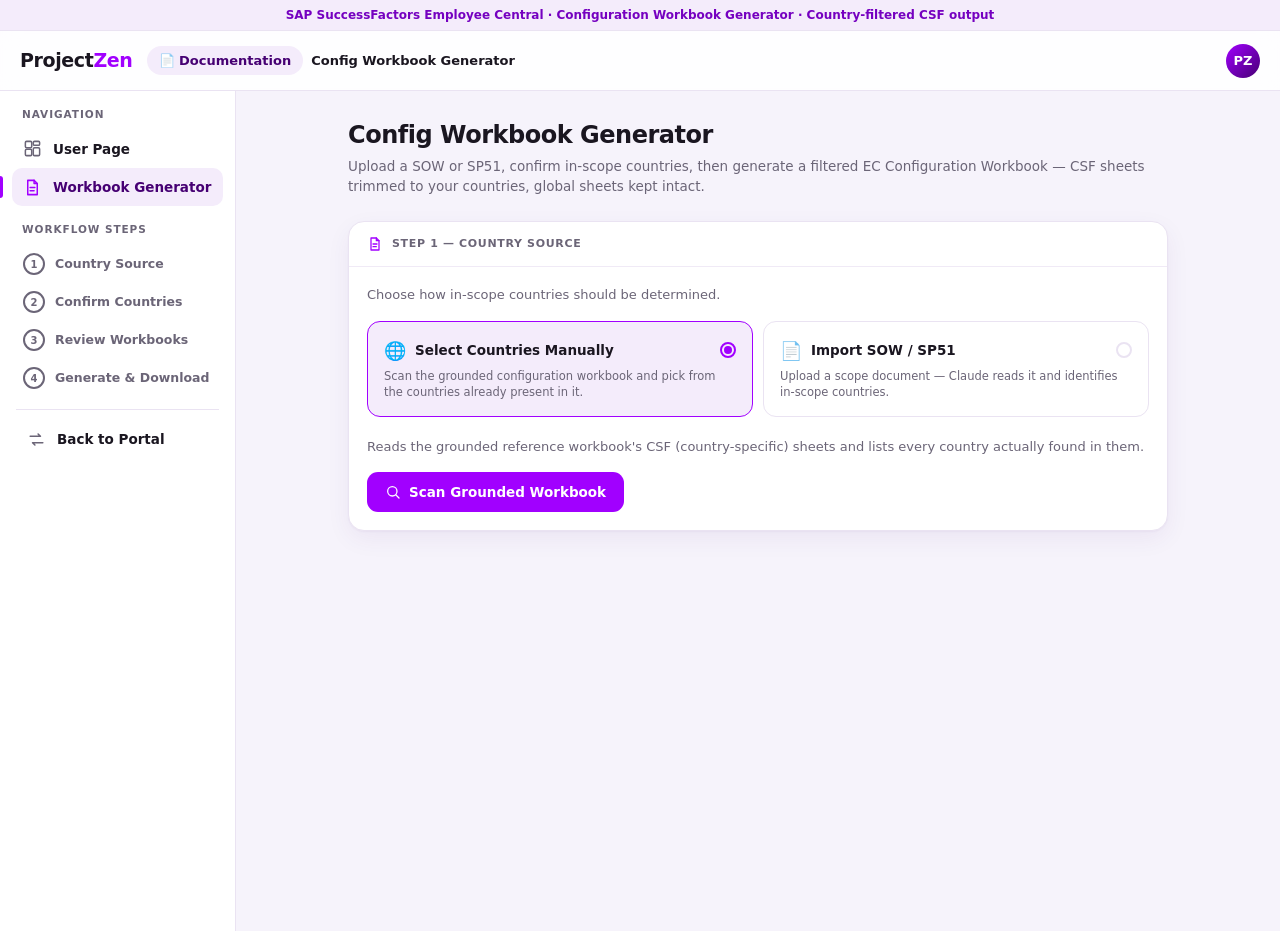
<file: frontend/documentation_workbook.html>
<!DOCTYPE html>
<html lang="en">
<head>
<meta charset="UTF-8">
<meta name="viewport" content="width=device-width, initial-scale=1.0">
<title>ProjectZen — Config Workbook Generator</title>
<style>
/* ── Tokens (identical to ProjectZen_UI_Prototype_v1) ── */
:root{
  --violet:#460073; --purple:#A100FF; --dk:#7500C0; --lilac:#C77DFF;
  --lilac-bg:#F4ECFB; --lilac-2:#FAF6FE; --ink:#1A1620; --muted:#6B6577;
  --line:#EAE3F2; --line-2:#F0EAF6; --bg:#F6F3FB; --surface:#FFFFFF;
  --teal:#0E7C86; --magenta:#B5179E; --amber:#B9822B; --green:#2F8F5B;
  --hi:#C0296B; --md:#B9822B; --lo:#2F8F5B;
  --shadow:0 1px 2px rgba(70,0,115,.04), 0 8px 24px rgba(70,0,115,.06);
  --shadow-lg:0 12px 40px rgba(70,0,115,.14);
  --mono:'SF Mono',ui-monospace,'Cascadia Code',Consolas,Menlo,monospace;
  --sans:'Segoe UI',system-ui,-apple-system,'Helvetica Neue',Arial,sans-serif;
}
*{box-sizing:border-box}
html,body{height:100%;margin:0}
body{background:var(--bg);color:var(--ink);font-family:var(--sans);font-size:14px;line-height:1.5;-webkit-font-smoothing:antialiased}
button{font-family:inherit;cursor:pointer}
:focus-visible{outline:2px solid var(--purple);outline-offset:2px;border-radius:6px}

/* ── Shell ── */
#app{display:flex;flex-direction:column;height:100vh;overflow:hidden}
.topbar{height:60px;flex:0 0 auto;display:flex;align-items:center;gap:14px;padding:0 20px;
  background:rgba(255,255,255,.86);backdrop-filter:blur(10px);border-bottom:1px solid var(--line);z-index:20}
.brand{font-weight:800;font-size:19px;letter-spacing:-.02em;color:var(--ink);white-space:nowrap}
.brand b{color:var(--purple);font-weight:800}
.crumb{display:flex;align-items:center;gap:8px;font-size:13px;color:var(--muted)}
.crumb .proj{display:inline-flex;align-items:center;gap:7px;background:var(--lilac-bg);color:var(--violet);
  font-weight:700;border-radius:20px;padding:5px 12px;white-space:nowrap}
.crumb .tail{color:var(--muted);font-weight:600}
.crumb .tail b{color:var(--ink)}
.spacer{flex:1}
.avatar{width:34px;height:34px;border-radius:50%;flex:0 0 auto;
  background:linear-gradient(135deg,var(--purple),var(--violet));display:grid;place-items:center;
  color:#fff;font-weight:800;font-size:13px}
.shell{flex:1;display:flex;min-height:0}

/* ── Rail ── */
.rail{width:236px;flex:0 0 auto;background:var(--surface);border-right:1px solid var(--line);
  padding:14px 12px;overflow-y:auto}
.rail .sect{font-size:10.5px;letter-spacing:.09em;text-transform:uppercase;color:var(--muted);
  font-weight:800;margin:16px 10px 7px}
.rail .sect:first-child{margin-top:2px}
.navi{display:flex;align-items:center;gap:11px;padding:9px 11px;border-radius:10px;color:var(--ink);
  font-size:13.5px;font-weight:600;position:relative;transition:background .13s,color .13s;cursor:pointer}
.navi svg{width:19px;height:19px;flex:0 0 auto;color:var(--muted);transition:color .13s}
.navi:hover{background:var(--lilac-2)}
.navi.on{background:var(--lilac-bg);color:var(--violet);font-weight:800}
.navi.on svg{color:var(--purple)}
.navi.on::before{content:"";position:absolute;left:-12px;top:8px;bottom:8px;width:3px;border-radius:0 3px 3px 0;background:var(--purple)}
.railfoot{border-top:1px solid var(--line);margin:12px 4px 0;padding-top:10px}
.step-nav{display:flex;align-items:center;gap:10px;padding:8px 11px;border-radius:10px;
  color:var(--muted);font-size:12.5px;font-weight:600;cursor:pointer;transition:background .13s}
.step-nav:hover{background:var(--lilac-2)}
.step-nav.done{color:var(--green)}
.step-nav.active{color:var(--purple);font-weight:800}
.step-nav .sn{width:22px;height:22px;border-radius:50%;border:2px solid currentColor;
  display:grid;place-items:center;font-size:10px;font-weight:800;flex:0 0 auto;background:transparent}
.step-nav.done .sn{background:var(--green);border-color:var(--green);color:#fff}
.step-nav.active .sn{background:var(--purple);border-color:var(--purple);color:#fff}

/* ── Main ── */
main{flex:1;min-width:0;overflow-y:auto;padding:26px 30px 60px}
.view{max-width:820px;margin:0 auto;animation:fade .28s ease}
@keyframes fade{from{opacity:0;transform:translateY(6px)}to{opacity:1;transform:none}}
h1.vt{font-size:24px;font-weight:800;letter-spacing:-.02em;color:var(--ink);margin:0 0 3px}
.vsub{color:var(--muted);font-size:13.5px;margin:0 0 24px}

/* ── Panels ── */
.panel{background:var(--surface);border:1px solid var(--line);border-radius:16px;box-shadow:var(--shadow);margin-bottom:18px}
.panel .ph{padding:14px 18px;border-bottom:1px solid var(--line-2);font-size:11px;font-weight:800;
  text-transform:uppercase;letter-spacing:.06em;color:var(--muted);display:flex;align-items:center;gap:9px}
.panel .ph svg{width:16px;height:16px;color:var(--purple)}
.panel .ph .ph-badge{margin-left:auto;font-size:11px;font-weight:800;color:var(--purple);
  background:var(--lilac-bg);border-radius:20px;padding:1px 9px;text-transform:none;letter-spacing:0}
.panel .pb{padding:18px}

/* ── Form ── */
.fl{font-size:12px;font-weight:700;color:var(--ink);margin:0 0 6px;display:block}
.fi{width:100%;height:36px;border:1px solid var(--line);border-radius:9px;
  background:var(--lilac-2);padding:0 11px;font-size:13px;color:var(--ink);
  font-family:inherit;outline:none;transition:border-color .15s}
.fi:focus{border-color:var(--purple)}
.fi.sm{width:90px}

/* ── Buttons ── */
.btn{display:inline-flex;align-items:center;justify-content:center;gap:8px;height:40px;padding:0 18px;
  border:none;border-radius:11px;font-size:13.5px;font-weight:800;
  background:var(--purple);color:#fff;font-family:inherit;transition:filter .13s,transform .06s}
.btn:hover:not(:disabled){filter:brightness(1.06)}
.btn:active:not(:disabled){transform:translateY(1px)}
.btn:disabled{opacity:.45;cursor:not-allowed}
.btn svg{width:16px;height:16px}
.btn.full{width:100%}
.btn.ghost{background:var(--surface);color:var(--violet);border:1px solid var(--line)}
.btn.ghost:hover:not(:disabled){background:var(--lilac-2)}
.btn.ok{background:var(--green)}
.btn.ok:hover:not(:disabled){filter:brightness(1.08)}
.btn.sm{height:34px;padding:0 13px;font-size:12.5px;border-radius:9px}
.btn-row{display:flex;align-items:center;gap:10px;margin-top:20px;flex-wrap:wrap}

/* ── Tags ── */
.tagw{display:inline-flex;align-items:center;gap:5px;font-size:10.5px;font-weight:800;
  color:var(--magenta);background:#FBEAF5;border-radius:6px;padding:3px 7px}
.tagr{display:inline-flex;align-items:center;gap:5px;font-size:10.5px;font-weight:800;
  color:var(--teal);background:#E4F2F3;border-radius:6px;padding:3px 7px}
.tagv{display:inline-flex;align-items:center;gap:5px;font-size:10.5px;font-weight:800;
  color:var(--dk);background:var(--lilac-bg);border-radius:6px;padding:3px 7px}

/* ── Upload zone ── */
.upload-zone{border:2px dashed var(--line);border-radius:13px;padding:32px 24px;text-align:center;
  transition:all .18s;cursor:pointer;position:relative;background:var(--lilac-2)}
.upload-zone:hover,.upload-zone.drag-over{border-color:var(--purple);background:var(--lilac-bg)}
.upload-zone input[type=file]{position:absolute;inset:0;opacity:0;cursor:pointer;width:100%;height:100%}
.upload-icon{font-size:32px;margin-bottom:8px}
.upload-title{font-size:14px;font-weight:800;color:var(--ink);margin-bottom:3px}
.upload-hint{font-size:12px;color:var(--muted)}
.file-card{display:flex;align-items:center;gap:11px;padding:12px 15px;
  background:var(--lilac-bg);border:1px solid var(--lilac);border-radius:11px;margin-top:14px}
.file-card .fc-icon{width:34px;height:34px;border-radius:9px;background:var(--purple);
  color:#fff;display:grid;place-items:center;flex:0 0 auto}
.file-card .fc-icon svg{width:17px;height:17px}
.file-card .fc-name{font-size:13px;font-weight:800;color:var(--ink);flex:1}
.file-card .fc-size{font-size:11.5px;color:var(--muted)}
.file-card .fc-rm{width:26px;height:26px;border-radius:50%;background:var(--surface);
  border:1px solid var(--line);color:var(--muted);display:grid;place-items:center;
  font-size:14px;flex:0 0 auto;transition:.13s}
.file-card .fc-rm:hover{background:#FCEEF3;color:var(--hi);border-color:#F0CBD9}

/* ── Mode toggle (manual vs SOW) ── */
.mode-toggle{display:grid;grid-template-columns:1fr 1fr;gap:10px;margin-bottom:20px}
.mode-card{padding:15px 16px;border:1.5px solid var(--line);border-radius:13px;
  cursor:pointer;transition:all .14s;background:var(--surface)}
.mode-card:hover{border-color:var(--lilac)}
.mode-card.on{border-color:var(--purple);background:var(--lilac-bg)}
.mode-card .mc-top{display:flex;align-items:center;gap:9px;margin-bottom:4px}
.mode-card .mc-icon{font-size:18px;flex:0 0 auto}
.mode-card .mc-title{font-size:13.5px;font-weight:800;color:var(--ink)}
.mode-card .mc-sub{font-size:11.5px;color:var(--muted);line-height:1.45}
.mode-card .mc-radio{width:16px;height:16px;border-radius:50%;border:2px solid var(--line);
  flex:0 0 auto;margin-left:auto;display:grid;place-items:center;transition:all .14s}
.mode-card.on .mc-radio{border-color:var(--purple)}
.mode-card.on .mc-radio::after{content:"";width:8px;height:8px;border-radius:50%;background:var(--purple)}

/* ── Country chips ── */
.country-grid{display:grid;grid-template-columns:repeat(auto-fill,minmax(175px,1fr));gap:9px;
  max-height:340px;overflow-y:auto;padding-right:2px;margin-bottom:14px}
.chip{display:flex;align-items:center;gap:9px;padding:9px 11px;
  background:var(--surface);border:1.5px solid var(--line);border-radius:11px;
  cursor:pointer;transition:all .14s;user-select:none}
.chip:hover{border-color:var(--lilac)}
.chip.on{border-color:var(--purple);background:var(--lilac-bg)}
.chip .ck{width:17px;height:17px;border-radius:5px;border:2px solid var(--line);
  flex:0 0 auto;display:grid;place-items:center;background:var(--surface);transition:all .14s}
.chip .ck svg{display:none;width:10px;height:10px}
.chip.on .ck{background:var(--purple);border-color:var(--purple)}
.chip.on .ck svg{display:block}
.chip .cn{font-size:12.5px;font-weight:700;flex:1;color:var(--ink)}
.chip .ci{font-size:10.5px;color:var(--muted);font-variant-numeric:tabular-nums}

/* ── Slot cards ── */
.slots-grid{display:grid;grid-template-columns:repeat(auto-fill,minmax(175px,1fr));gap:11px}
.slot-card{padding:13px 14px;border-radius:13px;border:1px solid var(--line);background:var(--lilac-2)}
.slot-card.loaded{border-color:var(--green);background:#EDF6F0}
.slot-num{font-size:10px;font-weight:800;color:var(--muted);text-transform:uppercase;
  letter-spacing:.07em;margin-bottom:5px}
.slot-name{font-size:12.5px;font-weight:700;color:var(--ink);word-break:break-all}
.slot-meta{font-size:11px;color:var(--muted);margin-top:3px}
.slot-badge{display:inline-flex;align-items:center;gap:4px;font-size:10.5px;font-weight:800;
  padding:2px 8px;border-radius:20px;margin-top:7px}
.slot-badge.loaded{color:var(--green);background:#D1EDDB}
.slot-badge.empty{color:var(--muted);background:var(--bg)}

/* ── Run steps (same as prototype) ── */
.run-log{font-family:var(--mono);font-size:12px;min-height:120px}
.run-step{display:flex;gap:11px;padding:8px 2px;border-bottom:1px dashed var(--line-2);
  align-items:flex-start;opacity:0;transform:translateY(4px);animation:stepin .3s forwards}
@keyframes stepin{to{opacity:1;transform:none}}
.run-step .sd{width:16px;height:16px;border-radius:50%;flex:0 0 auto;margin-top:2px;
  display:grid;place-items:center;background:var(--green);color:#fff}
.run-step .sd svg{width:10px;height:10px}
.run-step.running .sd{background:transparent;border:2px solid var(--purple);
  border-right-color:transparent;animation:spin .7s linear infinite}
@keyframes spin{to{transform:rotate(360deg)}}
.run-step .sx{flex:1;color:var(--ink);font-family:var(--sans);font-size:12.5px}
.toolchip{display:inline-flex;align-items:center;gap:5px;font-family:var(--sans);
  font-size:10.5px;font-weight:800;border-radius:6px;padding:2px 7px;margin-left:8px;vertical-align:middle}
.toolchip.llm{color:var(--dk);background:var(--lilac-bg)}
.toolchip.write{color:var(--magenta);background:#FBEAF5}
.toolchip svg{width:12px;height:12px}

/* ── Artifact / download ── */
.artifact{border:1px solid var(--line);border-radius:13px;padding:14px;
  display:flex;gap:12px;align-items:center}
.artifact .ai{width:42px;height:42px;border-radius:11px;background:var(--green);
  color:#fff;display:grid;place-items:center;flex:0 0 auto}
.artifact .ai svg{width:20px;height:20px}
.artifact .an{font-size:13.5px;font-weight:800;color:var(--ink)}
.artifact .am{font-size:11.5px;color:var(--muted)}
.artifact .tags{display:flex;gap:6px;margin-top:5px;flex-wrap:wrap}
.artifact.zip-artifact .ai{background:linear-gradient(135deg,var(--purple),var(--violet))}
.artifact .dlbtn{flex:0 0 auto}

/* ── Job progress ── */
.progress-head{display:flex;justify-content:space-between;align-items:baseline;gap:10px;margin-bottom:9px}
.progress-title{font-size:13.5px;font-weight:800;color:var(--ink)}
.progress-sub{font-size:12px;color:var(--muted);font-weight:700;white-space:nowrap}
.progress-track{height:9px;border-radius:20px;background:var(--lilac-bg);overflow:hidden;
  margin-bottom:16px;position:relative}
.progress-fill{height:100%;border-radius:20px;background:linear-gradient(90deg,var(--purple),var(--dk));
  width:0%;transition:width .5s cubic-bezier(.4,0,.2,1);position:relative;overflow:hidden}
.progress-fill::after{content:"";position:absolute;inset:0;
  background:linear-gradient(90deg,transparent,rgba(255,255,255,.4),transparent);
  width:70px;animation:shimmer 1.5s linear infinite}
@keyframes shimmer{from{transform:translateX(-90px)}to{transform:translateX(320px)}}
.progress-fill.indeterminate{width:32%!important;animation:indet 1.35s ease-in-out infinite}
@keyframes indet{0%{margin-left:-32%}50%{margin-left:68%}100%{margin-left:118%}}

/* ── Live log slot grouping ── */
.run-step.slot-header{padding-top:14px;margin-top:2px;border-top:1px solid var(--line-2);border-bottom:none}
.run-step.slot-header .sx{font-weight:800;color:var(--violet);font-size:12.5px;
  text-transform:uppercase;letter-spacing:.05em}
.run-step.slot-header .sd{background:var(--purple)}
.run-step.err .sd{background:var(--hi)}
.run-step.err .sx{color:var(--hi)}

/* ── Results ── */
.results-head{display:flex;align-items:center;gap:9px;margin-bottom:14px}
.results-head svg{width:20px;height:20px;color:var(--green)}
.results-head .rt{font-size:15px;font-weight:800;color:var(--ink)}
.file-cards{display:flex;flex-direction:column;gap:10px;margin-bottom:14px}

/* ── Gate / notice ── */
.notice{border-radius:13px;padding:13px 16px;display:flex;align-items:flex-start;gap:11px;flex-wrap:wrap}
.notice.info{background:var(--lilac-bg);border:1px solid var(--lilac)}
.notice.warn{background:#FFF8EC;border:1px solid #F0D89A}
.notice.ok{background:#EDF6F0;border:1px solid #A8D9B8}
.notice.err{background:#FCEEF3;border:1px solid #F0CBD9}
.notice .ni{width:30px;height:30px;border-radius:9px;display:grid;place-items:center;
  color:#fff;flex:0 0 auto}
.notice.info .ni{background:var(--purple)}
.notice.warn .ni{background:var(--amber)}
.notice.ok   .ni{background:var(--green)}
.notice.err  .ni{background:var(--hi)}
.notice .ni svg{width:16px;height:16px}
.notice .nt{font-size:13px;font-weight:700;color:var(--ink)}
.notice .nm{font-size:12.5px;color:var(--muted);margin-top:2px}

/* ── Summary table ── */
.sum-table{border:1px solid var(--line);border-radius:11px;overflow:hidden;margin-bottom:18px}
.sum-row{display:flex;justify-content:space-between;align-items:baseline;
  padding:10px 14px;border-bottom:1px solid var(--line-2);font-size:13px}
.sum-row:last-child{border-bottom:none}
.sum-row .lbl{color:var(--muted);font-weight:600}
.sum-row .val{font-weight:800;color:var(--ink)}

/* ── Status / feedback ── */
.inline-err{font-size:12px;color:var(--hi);font-weight:600;margin-top:6px}
.country-stats{font-size:12px;color:var(--muted);font-weight:600}

/* ── Add-country row ── */
.add-row{display:flex;gap:8px;margin-top:12px;align-items:center}
.add-row .fi{margin:0}

/* ── Divider ── */
.divider{height:1px;background:var(--line);margin:22px 0}

/* ── Proto banner ── */
.protonote{background:var(--lilac-bg);color:var(--dk);font-size:12px;font-weight:600;
  text-align:center;padding:6px;border-bottom:1px solid var(--line)}

/* ── Toast ── */
.toasts{position:fixed;bottom:22px;right:22px;z-index:80;display:flex;flex-direction:column;gap:10px}
.toast{background:var(--ink);color:#fff;padding:12px 16px;border-radius:12px;font-size:13px;
  font-weight:600;box-shadow:var(--shadow-lg);display:flex;align-items:center;gap:10px;animation:tin .25s ease}
.toast svg{width:17px;height:17px;color:var(--lilac)}
@keyframes tin{from{opacity:0;transform:translateY(10px)}to{opacity:1;transform:none}}

@media(max-width:760px){.rail{display:none}main{padding:18px 16px 50px}}
@media(prefers-reduced-motion:reduce){*{animation-duration:.001ms!important}}
</style>
</head>
<body>

<div class="protonote">SAP SuccessFactors Employee Central · Configuration Workbook Generator · Country-filtered CSF output</div>

<div id="app">
  <!-- ── TOP BAR ── -->
  <header class="topbar">
    <div class="brand">Project<b>Zen</b></div>
    <div class="crumb">
      <span class="proj">&#128196; Documentation</span>
      <span class="tail"><b>Config Workbook Generator</b></span>
    </div>
    <div class="spacer"></div>
    <div class="avatar">PZ</div>
  </header>

  <div class="shell">
    <!-- ── RAIL ── -->
    <aside class="rail">
      <div class="sect">Navigation</div>
      <div class="navi" onclick="window.location.href='Documentation_UserPage.html'">
        <svg viewBox="0 0 24 24" fill="none" stroke="currentColor" stroke-width="1.9" stroke-linecap="round" stroke-linejoin="round"><rect x="3" y="3" width="8" height="8" rx="1.5"/><rect x="13" y="3" width="8" height="5" rx="1.5"/><rect x="13" y="11" width="8" height="10" rx="1.5"/><rect x="3" y="13" width="8" height="8" rx="1.5"/></svg>
        <span>User Page</span>
      </div>
      <div class="navi on">
        <svg viewBox="0 0 24 24" fill="none" stroke="currentColor" stroke-width="1.9" stroke-linecap="round" stroke-linejoin="round"><path d="M6 3h8l4 4v14H6z"/><path d="M14 3v4h4"/><path d="M9 12h6M9 16h5"/></svg>
        <span>Workbook Generator</span>
      </div>

      <div class="sect">Workflow Steps</div>
      <div class="step-nav" id="snav1" onclick="goToStep(1)">
        <span class="sn">1</span>Country Source
      </div>
      <div class="step-nav" id="snav2" onclick="goToStep(2)">
        <span class="sn">2</span>Confirm Countries
      </div>
      <div class="step-nav" id="snav3" onclick="goToStep(3)">
        <span class="sn">3</span>Review Workbooks
      </div>
      <div class="step-nav" id="snav4" onclick="goToStep(4)">
        <span class="sn">4</span>Generate &amp; Download
      </div>

      <div class="railfoot">
        <div class="navi" onclick="window.location.href='index.html'">
          <svg viewBox="0 0 24 24" fill="none" stroke="currentColor" stroke-width="1.9" stroke-linecap="round" stroke-linejoin="round"><path d="M4 8h13l-3-3M20 16H7l3 3"/></svg>
          <span>Back to Portal</span>
        </div>
      </div>
    </aside>

    <!-- ── MAIN ── -->
    <main id="main">
      <div class="view">
        <h1 class="vt">Config Workbook Generator</h1>
        <p class="vsub">Upload a SOW or SP51, confirm in-scope countries, then generate a filtered EC Configuration Workbook — CSF sheets trimmed to your countries, global sheets kept intact.</p>

        <!-- ═══════════════════════════════════════
             STEP 1 — Country Source
             ═══════════════════════════════════════ -->
        <div id="panel1">
          <div class="panel">
            <div class="ph">
              <svg viewBox="0 0 24 24" fill="none" stroke="currentColor" stroke-width="1.9" stroke-linecap="round" stroke-linejoin="round"><path d="M6 3h8l4 4v14H6z"/><path d="M14 3v4h4"/><path d="M9 12h6M9 16h5"/></svg>
              Step 1 &mdash; Country Source
            </div>
            <div class="pb">
              <p style="font-size:13px;color:var(--muted);margin:0 0 16px">
                Choose how in-scope countries should be determined.
              </p>

              <div class="mode-toggle">
                <div class="mode-card on" id="modeManual" onclick="selectMode('manual')">
                  <div class="mc-top"><span class="mc-icon">&#127760;</span><span class="mc-title">Select Countries Manually</span><span class="mc-radio"></span></div>
                  <div class="mc-sub">Scan the grounded configuration workbook and pick from the countries already present in it.</div>
                </div>
                <div class="mode-card" id="modeSow" onclick="selectMode('sow')">
                  <div class="mc-top"><span class="mc-icon">&#128196;</span><span class="mc-title">Import SOW / SP51</span><span class="mc-radio"></span></div>
                  <div class="mc-sub">Upload a scope document — Claude reads it and identifies in-scope countries.</div>
                </div>
              </div>

              <!-- ── Manual mode ── -->
              <div id="manualModeBody">
                <p style="font-size:13px;color:var(--muted);margin:0 0 16px">
                  Reads the grounded reference workbook's CSF (country-specific) sheets and lists every country actually found in them.
                </p>
                <div class="btn-row" style="margin-top:0">
                  <button class="btn" id="btnScan" onclick="scanWorkbook()">
                    <svg viewBox="0 0 24 24" fill="none" stroke="currentColor" stroke-width="1.9" stroke-linecap="round" stroke-linejoin="round"><circle cx="11" cy="11" r="7"/><line x1="16.5" y1="16.5" x2="21" y2="21"/></svg>
                    <span id="btnScanLabel">Scan Grounded Workbook</span>
                  </button>
                </div>
                <div id="scanMsg"></div>
              </div>

              <!-- ── SOW mode ── -->
              <div id="sowModeBody" style="display:none">
                <p style="font-size:13px;color:var(--muted);margin:0 0 16px">
                  Upload your Statement of Work (SOW) or SP51 scoping document. Claude will read it and identify all in-scope countries for the implementation.
                </p>

                <div class="upload-zone" id="sowZone"
                     ondragover="zwOver(event,'sowZone')" ondragleave="zwLeave('sowZone')" ondrop="zwDrop(event)">
                  <input type="file" id="sowFile" accept=".pdf,.docx,.doc,.xlsx,.xls,.txt,.pptx,.ppt,.mpp" onchange="sowChosen(event)"/>
                  <div class="upload-icon">&#128196;</div>
                  <div class="upload-title">Drop file here or click to browse</div>
                  <div class="upload-hint">PDF · DOCX · XLSX · PPTX · PPT · MPP · TXT &nbsp;·&nbsp; max 20 MB</div>
                </div>

                <div id="sowFileCard" style="display:none" class="file-card">
                  <span class="fc-icon">
                    <svg viewBox="0 0 24 24" fill="none" stroke="currentColor" stroke-width="1.9" stroke-linecap="round" stroke-linejoin="round"><path d="M6 3h8l4 4v14H6z"/><path d="M14 3v4h4"/></svg>
                  </span>
                  <div style="flex:1">
                    <div class="fc-name" id="sowFileName"></div>
                    <div class="fc-size" id="sowFileSize"></div>
                  </div>
                  <button class="fc-rm" onclick="sowRemove()" title="Remove">&#215;</button>
                </div>

                <div id="sowMsg"></div>

                <div class="btn-row">
                  <button class="btn" id="btnExtract" disabled onclick="extractCountries()">
                    <svg viewBox="0 0 24 24" fill="none" stroke="currentColor" stroke-width="1.9" stroke-linecap="round" stroke-linejoin="round"><circle cx="11" cy="11" r="7"/><line x1="16.5" y1="16.5" x2="21" y2="21"/></svg>
                    <span id="btnExtractLabel">Extract Countries</span>
                  </button>
                  <span id="extractHint" style="font-size:12px;color:var(--muted)">Select a document first</span>
                </div>
              </div>
            </div>
          </div>
        </div>

        <!-- ═══════════════════════════════════════
             STEP 2 — Confirm Countries
             ═══════════════════════════════════════ -->
        <div id="panel2" style="display:none">
          <div class="panel">
            <div class="ph">
              <svg viewBox="0 0 24 24" fill="none" stroke="currentColor" stroke-width="1.9" stroke-linecap="round" stroke-linejoin="round"><circle cx="12" cy="12" r="9"/><line x1="3" y1="12" x2="21" y2="12"/><path d="M12 3a15 15 0 0 1 0 18M12 3a15 15 0 0 0 0 18"/></svg>
              Step 2 &mdash; Confirm In-Scope Countries
              <span class="ph-badge" id="foundBadge">0 found</span>
            </div>
            <div class="pb">
              <p style="font-size:13px;color:var(--muted);margin:0 0 14px">
                De-select any countries to exclude, or add ones that were missed. CSF sheets will be filtered to only the selected countries. Global sheets are always kept.
              </p>

              <div style="display:flex;align-items:center;justify-content:space-between;margin-bottom:10px">
                <span style="font-size:12px;font-weight:800;color:var(--ink)">Detected Countries</span>
                <div style="display:flex;align-items:center;gap:10px">
                  <button type="button" class="btn ghost sm" id="btnSelectAll" onclick="toggleSelectAll()">Select All</button>
                  <span class="country-stats" id="cStats">0 selected</span>
                </div>
              </div>

              <div class="country-grid" id="countryGrid"></div>

              <div class="divider"></div>
              <label class="fl">Add Country Manually</label>
              <p style="font-size:11.5px;color:var(--muted);margin:0 0 9px">
                Type one or more country names, separated by commas (e.g. <em>USA, Taiwan, United Kingdom</em>).
                Names already in the list above are selected automatically &mdash; anything new is added and selected.
              </p>
              <div class="add-row">
                <input class="fi" id="addName" placeholder="Country names, comma separated" style="flex:1"
                       onkeydown="if(event.key==='Enter'){event.preventDefault();addManual();}"/>
                <input class="fi sm" id="addISO" placeholder="ISO-3 (optional)" maxlength="3" oninput="this.value=this.value.toUpperCase()"/>
                <button class="btn ghost sm" onclick="addManual()">+ Add</button>
              </div>
              <div id="addMsg"></div>

              <div class="btn-row">
                <button class="btn ghost" onclick="setStep(1)">&#8592; Back</button>
                <div style="flex:1"></div>
                <button class="btn" id="btnToSlots" onclick="toSlots()" disabled>
                  Continue &#8594;
                </button>
              </div>
            </div>
          </div>
        </div>

        <!-- ═══════════════════════════════════════
             STEP 3 — Review Grounding Workbooks
             ═══════════════════════════════════════ -->
        <div id="panel3" style="display:none">
          <div class="panel">
            <div class="ph">
              <svg viewBox="0 0 24 24" fill="none" stroke="currentColor" stroke-width="1.9" stroke-linecap="round" stroke-linejoin="round"><path d="M4 19.5A2.5 2.5 0 0 1 6.5 17H20"/><path d="M6.5 2H20v20H6.5A2.5 2.5 0 0 1 4 19.5v-15A2.5 2.5 0 0 1 6.5 2z"/></svg>
              Step 3 &mdash; Reference Workbooks
            </div>
            <div class="pb">
              <p style="font-size:13px;color:var(--muted);margin:0 0 16px">
                The generator merges all loaded EC Configuration Workbooks. CSF (Country-Specific Feature) sheets are filtered to your selected countries; global sheets are copied as-is.
              </p>

              <label class="fl">Admin-loaded Workbook Slots (max 4)</label>
              <div class="slots-grid" id="slotsGrid">
                <div style="color:var(--muted);font-size:12.5px">Loading&hellip;</div>
              </div>

              <div id="slotsNotice" style="margin-top:14px"></div>

              <div class="btn-row">
                <button class="btn ghost" onclick="setStep(2)">&#8592; Back</button>
                <div style="flex:1"></div>
                <button class="btn" id="btnToGen" onclick="toGenerate()" disabled>Continue &#8594;</button>
              </div>
            </div>
          </div>
        </div>

        <!-- ═══════════════════════════════════════
             STEP 4 — Generate & Download
             ═══════════════════════════════════════ -->
        <div id="panel4" style="display:none">
          <div class="panel">
            <div class="ph">
              <svg viewBox="0 0 24 24" fill="none" stroke="currentColor" stroke-width="1.9" stroke-linecap="round" stroke-linejoin="round"><path d="M13 2L4 14h6l-1 8 9-12h-6z" fill="currentColor" stroke="none"/></svg>
              Step 4 &mdash; Generate Filtered Workbook
            </div>
            <div class="pb">

              <!-- Summary -->
              <div class="sum-table" id="genSummary">
                <div class="sum-row"><span class="lbl">In-scope countries</span><span class="val" id="sumCountries">—</span></div>
                <div class="sum-row"><span class="lbl">Reference workbook slots</span><span class="val" id="sumSlots">—</span></div>
                <div class="sum-row"><span class="lbl">Output format</span><span class="val">XLSX — Microsoft Excel, one file per grounded workbook</span></div>
              </div>

              <!-- Actions -->
              <div class="btn-row" id="genActions">
                <button class="btn ghost" onclick="setStep(3)">&#8592; Back</button>
                <button class="btn ok" id="btnGenerate" onclick="startGenerate()">
                  <svg viewBox="0 0 24 24" fill="none" stroke="currentColor" stroke-width="1.9" stroke-linecap="round" stroke-linejoin="round"><path d="M13 2L4 14h6l-1 8 9-12h-6z" fill="currentColor" stroke="none"/></svg>
                  Generate Workbook
                </button>
              </div>

              <!-- Live progress -->
              <div id="runPanel" style="display:none;margin-top:18px">
                <div class="progress-head">
                  <span class="progress-title" id="progressTitle">Starting…</span>
                  <span class="progress-sub" id="progressSub"></span>
                </div>
                <div class="progress-track"><div class="progress-fill" id="progressFill"></div></div>
                <div class="run-log" id="runLog"></div>
              </div>

              <!-- Results -->
              <div id="resultsPanel" style="display:none;margin-top:18px">
                <div class="results-head">
                  <svg viewBox="0 0 24 24" fill="none" stroke="currentColor" stroke-width="2.4" stroke-linecap="round" stroke-linejoin="round"><path d="M5 12l4 4 10-10"/></svg>
                  <span class="rt" id="resultsTitle">Workbook ready</span>
                </div>

                <!-- ZIP — shown only when more than one file was generated -->
                <div id="zipCard" style="display:none" class="artifact zip-artifact">
                  <span class="ai">
                    <svg viewBox="0 0 24 24" fill="none" stroke="currentColor" stroke-width="1.9" stroke-linecap="round" stroke-linejoin="round"><path d="M21 8v11a2 2 0 0 1-2 2H5a2 2 0 0 1-2-2V5a2 2 0 0 1 2-2h4l2 3h8a2 2 0 0 1 2 2z"/></svg>
                  </span>
                  <div style="flex:1">
                    <div class="an">All workbooks (ZIP)</div>
                    <div class="am" id="zipMeta">Bundles every generated file</div>
                  </div>
                  <a class="btn ok dlbtn" id="zipDlBtn" href="#" download>
                    <svg viewBox="0 0 24 24" fill="none" stroke="currentColor" stroke-width="1.9" stroke-linecap="round" stroke-linejoin="round"><path d="M12 3v11"/><path d="M7.5 10.5L12 15l4.5-4.5"/><path d="M5 20h14"/></svg>
                    Download ZIP
                  </a>
                </div>

                <!-- Individual files — one card per grounded slot -->
                <div class="file-cards" id="fileCards"></div>

                <div class="btn-row">
                  <button class="btn ghost" onclick="startOver()">&#8635; Generate Another</button>
                </div>
              </div>

              <!-- Error -->
              <div id="genErr"></div>
            </div>
          </div>
        </div>

      </div><!-- /view -->
    </main>
  </div>
</div>

<div class="toasts" id="toasts"></div>

<!-- ── SVG icon helper ── -->
<svg style="display:none">
  <symbol id="ic-check" viewBox="0 0 24 24" fill="none" stroke="currentColor" stroke-width="2.8" stroke-linecap="round" stroke-linejoin="round"><path d="M5 12l4 4 10-10"/></symbol>
  <symbol id="ic-llm"   viewBox="0 0 24 24"><path d="M13 2L4 14h6l-1 8 9-12h-6z" fill="currentColor" stroke="none"/></symbol>
  <symbol id="ic-write" viewBox="0 0 24 24" fill="none" stroke="currentColor" stroke-width="1.9" stroke-linecap="round" stroke-linejoin="round"><path d="M4 20h16"/><path d="M14.5 4.5l4 4L8 19l-4.5.9L4.5 15.5z"/></symbol>
</svg>

<script>
const API = (['localhost','127.0.0.1'].includes(location.hostname)) ? 'http://localhost:8000' : 'https://projectzen-cloudui.fly.dev';

/* ── Country lookup (mirrors workbook_processor.py's ISO table) ──
   Lets "Add Country Manually" resolve typed names/codes to an ISO-3
   client-side, without the user having to know or type the code. */
const ISO_COUNTRIES = [
  ["AF","AFG","Afghanistan"],["AL","ALB","Albania"],["DZ","DZA","Algeria"],
  ["AS","ASM","American Samoa"],["AD","AND","Andorra"],["AO","AGO","Angola"],
  ["AI","AIA","Anguilla"],["AG","ATG","Antigua and Barbuda"],["AR","ARG","Argentina"],
  ["AM","ARM","Armenia"],["AW","ABW","Aruba"],["AU","AUS","Australia"],
  ["AT","AUT","Austria"],["AZ","AZE","Azerbaijan"],["BS","BHS","Bahamas"],
  ["BH","BHR","Bahrain"],["BD","BGD","Bangladesh"],["BB","BRB","Barbados"],
  ["BY","BLR","Belarus"],["BE","BEL","Belgium"],["BZ","BLZ","Belize"],
  ["BJ","BEN","Benin"],["BM","BMU","Bermuda"],["BT","BTN","Bhutan"],
  ["BO","BOL","Bolivia"],["BA","BIH","Bosnia and Herzegovina"],["BW","BWA","Botswana"],
  ["BR","BRA","Brazil"],["BN","BRN","Brunei"],["BG","BGR","Bulgaria"],
  ["BF","BFA","Burkina Faso"],["BI","BDI","Burundi"],["KH","KHM","Cambodia"],
  ["CM","CMR","Cameroon"],["CA","CAN","Canada"],["CV","CPV","Cape Verde"],
  ["KY","CYM","Cayman Islands"],["CF","CAF","Central African Republic"],["TD","TCD","Chad"],
  ["CL","CHL","Chile"],["CN","CHN","China"],["CO","COL","Colombia"],
  ["KM","COM","Comoros"],["CG","COG","Congo"],["CD","COD","Congo, Democratic Republic of the"],
  ["CR","CRI","Costa Rica"],["CI","CIV","Cote d'Ivoire"],["HR","HRV","Croatia"],
  ["CU","CUB","Cuba"],["CW","CUW","Curacao"],["CY","CYP","Cyprus"],
  ["CZ","CZE","Czech Republic"],["DK","DNK","Denmark"],["DJ","DJI","Djibouti"],
  ["DM","DMA","Dominica"],["DO","DOM","Dominican Republic"],["EC","ECU","Ecuador"],
  ["EG","EGY","Egypt"],["SV","SLV","El Salvador"],["GQ","GNQ","Equatorial Guinea"],
  ["ER","ERI","Eritrea"],["EE","EST","Estonia"],["SZ","SWZ","Eswatini"],
  ["ET","ETH","Ethiopia"],["FJ","FJI","Fiji"],["FI","FIN","Finland"],
  ["FR","FRA","France"],["GA","GAB","Gabon"],["GM","GMB","Gambia"],
  ["GE","GEO","Georgia"],["DE","DEU","Germany"],["GH","GHA","Ghana"],
  ["GI","GIB","Gibraltar"],["GR","GRC","Greece"],["GL","GRL","Greenland"],
  ["GD","GRD","Grenada"],["GU","GUM","Guam"],["GT","GTM","Guatemala"],
  ["GG","GGY","Guernsey"],["GN","GIN","Guinea"],["GW","GNB","Guinea-Bissau"],
  ["GY","GUY","Guyana"],["HT","HTI","Haiti"],["HN","HND","Honduras"],
  ["HK","HKG","Hong Kong"],["HU","HUN","Hungary"],["IS","ISL","Iceland"],
  ["IN","IND","India"],["ID","IDN","Indonesia"],["IR","IRN","Iran"],
  ["IQ","IRQ","Iraq"],["IE","IRL","Ireland"],["IM","IMN","Isle of Man"],
  ["IL","ISR","Israel"],["IT","ITA","Italy"],["JM","JAM","Jamaica"],
  ["JP","JPN","Japan"],["JE","JEY","Jersey"],["JO","JOR","Jordan"],
  ["KZ","KAZ","Kazakhstan"],["KE","KEN","Kenya"],["KI","KIR","Kiribati"],
  ["KP","PRK","North Korea"],["KR","KOR","South Korea"],["KW","KWT","Kuwait"],
  ["KG","KGZ","Kyrgyzstan"],["LA","LAO","Laos"],["LV","LVA","Latvia"],
  ["LB","LBN","Lebanon"],["LS","LSO","Lesotho"],["LR","LBR","Liberia"],
  ["LY","LBY","Libya"],["LI","LIE","Liechtenstein"],["LT","LTU","Lithuania"],
  ["LU","LUX","Luxembourg"],["MO","MAC","Macao"],["MG","MDG","Madagascar"],
  ["MW","MWI","Malawi"],["MY","MYS","Malaysia"],["MV","MDV","Maldives"],
  ["ML","MLI","Mali"],["MT","MLT","Malta"],["MH","MHL","Marshall Islands"],
  ["MR","MRT","Mauritania"],["MU","MUS","Mauritius"],["MX","MEX","Mexico"],
  ["FM","FSM","Micronesia"],["MD","MDA","Moldova"],["MC","MCO","Monaco"],
  ["MN","MNG","Mongolia"],["ME","MNE","Montenegro"],["MA","MAR","Morocco"],
  ["MZ","MOZ","Mozambique"],["MM","MMR","Myanmar"],["NA","NAM","Namibia"],
  ["NR","NRU","Nauru"],["NP","NPL","Nepal"],["NL","NLD","Netherlands"],
  ["NC","NCL","New Caledonia"],["NZ","NZL","New Zealand"],["NI","NIC","Nicaragua"],
  ["NE","NER","Niger"],["NG","NGA","Nigeria"],["MK","MKD","North Macedonia"],
  ["NO","NOR","Norway"],["OM","OMN","Oman"],["PK","PAK","Pakistan"],
  ["PW","PLW","Palau"],["PS","PSE","Palestine"],["PA","PAN","Panama"],
  ["PG","PNG","Papua New Guinea"],["PY","PRY","Paraguay"],["PE","PER","Peru"],
  ["PH","PHL","Philippines"],["PL","POL","Poland"],["PT","PRT","Portugal"],
  ["PR","PRI","Puerto Rico"],["QA","QAT","Qatar"],["RO","ROU","Romania"],
  ["RU","RUS","Russia"],["RW","RWA","Rwanda"],["KN","KNA","Saint Kitts and Nevis"],
  ["LC","LCA","Saint Lucia"],["VC","VCT","Saint Vincent and the Grenadines"],
  ["WS","WSM","Samoa"],["SM","SMR","San Marino"],["ST","STP","Sao Tome and Principe"],
  ["SA","SAU","Saudi Arabia"],["SN","SEN","Senegal"],["RS","SRB","Serbia"],
  ["SC","SYC","Seychelles"],["SL","SLE","Sierra Leone"],["SG","SGP","Singapore"],
  ["SK","SVK","Slovakia"],["SI","SVN","Slovenia"],["SB","SLB","Solomon Islands"],
  ["SO","SOM","Somalia"],["ZA","ZAF","South Africa"],["SS","SSD","South Sudan"],
  ["ES","ESP","Spain"],["LK","LKA","Sri Lanka"],["SD","SDN","Sudan"],
  ["SR","SUR","Suriname"],["SE","SWE","Sweden"],["CH","CHE","Switzerland"],
  ["SY","SYR","Syria"],["TW","TWN","Taiwan"],["TJ","TJK","Tajikistan"],
  ["TZ","TZA","Tanzania"],["TH","THA","Thailand"],["TL","TLS","Timor-Leste"],
  ["TG","TGO","Togo"],["TO","TON","Tonga"],["TT","TTO","Trinidad and Tobago"],
  ["TN","TUN","Tunisia"],["TR","TUR","Turkey"],["TM","TKM","Turkmenistan"],
  ["TV","TUV","Tuvalu"],["UG","UGA","Uganda"],["UA","UKR","Ukraine"],
  ["AE","ARE","United Arab Emirates"],["GB","GBR","United Kingdom"],["US","USA","United States"],
  ["UY","URY","Uruguay"],["UZ","UZB","Uzbekistan"],["VU","VUT","Vanuatu"],
  ["VA","VAT","Vatican City"],["VE","VEN","Venezuela"],["VN","VNM","Vietnam"],
  ["VG","VGB","British Virgin Islands"],["VI","VIR","U.S. Virgin Islands"],["YE","YEM","Yemen"],
  ["ZM","ZMB","Zambia"],["ZW","ZWE","Zimbabwe"],
];

const EXTRA_COUNTRY_ALIASES = {
  "uk":"GBR","great britain":"GBR","britain":"GBR",
  "united states of america":"USA","america":"USA",
  "prc":"CHN","mainland china":"CHN",
  "korea":"KOR","republic of korea":"KOR","dprk":"PRK",
  "the netherlands":"NLD","holland":"NLD",
  "ivory coast":"CIV","czechia":"CZE","swaziland":"SWZ","burma":"MMR",
  "dr congo":"COD","drc":"COD","zaire":"COD","republic of the congo":"COG",
  "macedonia":"MKD","fyrom":"MKD","vatican":"VAT","holy see":"VAT",
  "russian federation":"RUS","syrian arab republic":"SYR","lao pdr":"LAO",
  "brunei darussalam":"BRN","viet nam":"VNM","east timor":"TLS",
  "palestinian territories":"PSE","kosovo":"XKX","xkx":"XKX",
};

const COUNTRY_ALIASES = {};
const ISO3_TO_NAME = { XKX: "Kosovo" };
ISO_COUNTRIES.forEach(([a2,a3,name])=>{
  COUNTRY_ALIASES[name.toLowerCase()] = a3;
  COUNTRY_ALIASES[a2.toLowerCase()] = a3;
  COUNTRY_ALIASES[a3.toLowerCase()] = a3;
  ISO3_TO_NAME[a3] = name;
});
Object.assign(COUNTRY_ALIASES, EXTRA_COUNTRY_ALIASES);

const NAME_CODE_RE = /^(.*?)\s*\(([A-Za-z]{2,3})\)?\s*$/;

function resolveCountryIso3(raw){
  const key = raw.trim().toLowerCase();
  if(COUNTRY_ALIASES[key]) return COUNTRY_ALIASES[key];
  const m = NAME_CODE_RE.exec(raw.trim());
  if(m){
    const code = m[2].trim().toLowerCase(), name = m[1].trim().toLowerCase();
    return COUNTRY_ALIASES[code] || COUNTRY_ALIASES[name] || null;
  }
  return null;
}

/* ── State ─────────────────────────────────────── */
let mode       = 'manual'; // 'manual' | 'sow'
let sowFile    = null;   // { name, b64, size }
let countries  = [];     // [{ name, iso3, selected }]
let slots      = [];     // from /admin/workbook-slots
let curStep    = 1;

/* ── Generation job state ─────────────────────────── */
let wbEventSource        = null;
let wbJobId               = null;
let wbTotalSlots          = 0;
let wbCompletedSlots      = 0;
let wbCurrentSlotSheetsDone  = 0;
let wbCurrentSlotSheetsTotal = 0;
let wbIndeterminate       = false;

/* ── Mode toggle ─────────────────────────────────── */
function selectMode(m){
  mode = m;
  document.getElementById('modeManual').classList.toggle('on', m==='manual');
  document.getElementById('modeSow').classList.toggle('on', m==='sow');
  document.getElementById('manualModeBody').style.display = m==='manual' ? '' : 'none';
  document.getElementById('sowModeBody').style.display = m==='sow' ? '' : 'none';
}

/* ── Scan grounded workbook for countries (manual mode) ── */
async function scanWorkbook(){
  setBtnLoading('btnScan','btnScanLabel',true,'Scanning…');
  clearMsg('scanMsg');
  try {
    const res = await fetch(API+'/workbook/detect-countries');
    const data = await res.json();
    if(!res.ok) throw new Error(data.detail || 'Server error '+res.status);
    countries = (data.countries||[]).map(c=>({name:c.name, iso3:c.iso3, selected:false}));
    if(countries.length === 0)
      showMsg('scanMsg','warn','No countries detected in the grounded workbook — you can add them manually in Step 2.');
    else
      toast(countries.length+' countries detected in the grounded workbook');
    buildGrid();
    setStep(2);
  } catch(err){
    showMsg('scanMsg','err','Scan failed: '+err.message);
  } finally {
    setBtnLoading('btnScan','btnScanLabel',false,'Scan Grounded Workbook');
  }
}

/* ── Step navigation ────────────────────────────── */
function setStep(n){
  curStep = n;
  [1,2,3,4].forEach(i=>{
    document.getElementById('panel'+i).style.display = i===n ? '' : 'none';
    const nav = document.getElementById('snav'+i);
    nav.className = 'step-nav' + (i<n ? ' done' : i===n ? ' active' : '');
    nav.querySelector('.sn').innerHTML = i < n
      ? '<svg viewBox="0 0 24 24" fill="none" stroke="currentColor" stroke-width="2.8" stroke-linecap="round" stroke-linejoin="round"><path d="M5 12l4 4 10-10"/></svg>'
      : i;
  });
  document.querySelector('main').scrollTop = 0;
}

function goToStep(n){
  // only allow going back to completed steps
  if(n < curStep) setStep(n);
}

/* ── Drag & drop ────────────────────────────────── */
function zwOver(e, id){ e.preventDefault(); document.getElementById(id).classList.add('drag-over'); }
function zwLeave(id){ document.getElementById(id).classList.remove('drag-over'); }
function zwDrop(e){
  e.preventDefault();
  document.getElementById('sowZone').classList.remove('drag-over');
  const f = e.dataTransfer.files[0];
  if(f) handleFile(f);
}
function sowChosen(e){ if(e.target.files[0]) handleFile(e.target.files[0]); }

function handleFile(file){
  clearMsg('sowMsg');
  const MAX = 20*1024*1024;
  if(file.size > MAX){ showMsg('sowMsg','err','File too large (max 20 MB).'); return; }
  const ok = ['pdf','docx','doc','xlsx','xls','txt','pptx','ppt','mpp'];
  const ext = file.name.split('.').pop().toLowerCase();
  if(!ok.includes(ext)){ showMsg('sowMsg','err','Unsupported file type.'); return; }

  readB64(file).then(b64 => {
    sowFile = { name: file.name, b64, size: file.size };
    document.getElementById('sowFileName').textContent = file.name;
    document.getElementById('sowFileSize').textContent = fmtBytes(file.size);
    document.getElementById('sowFileCard').style.display = 'flex';
    document.getElementById('btnExtract').disabled = false;
    document.getElementById('extractHint').textContent = 'Ready to extract countries';
  });
}

function readB64(file){
  return new Promise((res,rej) => {
    const r = new FileReader();
    r.onload = e => { const d = e.target.result; res(d.slice(d.indexOf(',')+1)); };
    r.onerror = rej;
    r.readAsDataURL(file);
  });
}

function sowRemove(){
  sowFile = null;
  document.getElementById('sowFileCard').style.display = 'none';
  document.getElementById('sowFile').value = '';
  document.getElementById('btnExtract').disabled = true;
  document.getElementById('extractHint').textContent = 'Select a document first';
  clearMsg('sowMsg');
}

/* ── Extract countries ──────────────────────────── */
async function extractCountries(){
  if(!sowFile) return;
  setBtnLoading('btnExtract','btnExtractLabel',true,'Extracting…');
  clearMsg('sowMsg');
  try {
    const res = await fetch(API+'/workbook/extract-countries',{
      method:'POST', headers:{'Content-Type':'application/json'},
      body: JSON.stringify({ fileData: sowFile.b64, fileName: sowFile.name })
    });
    const data = await res.json();
    if(!res.ok) throw new Error(data.detail || 'Server error '+res.status);
    countries = (data.countries||[]).map(c=>({name:c.name, iso3:c.iso3, selected:true}));
    if(countries.length === 0)
      showMsg('sowMsg','warn','No countries found — you can add them manually in Step 2.');
    else
      toast(countries.length+' countries extracted');
    buildGrid();
    setStep(2);
  } catch(err){
    showMsg('sowMsg','err','Extraction failed: '+err.message);
  } finally {
    setBtnLoading('btnExtract','btnExtractLabel',false,'Extract Countries');
    document.getElementById('btnExtract').disabled = !sowFile;
  }
}

/* ── Country grid ───────────────────────────────── */
function buildGrid(){
  const grid = document.getElementById('countryGrid');
  grid.innerHTML = '';
  countries.forEach((c,i)=>{
    const d = document.createElement('div');
    d.className = 'chip'+(c.selected?' on':'');
    d.dataset.idx = i;
    d.onclick = ()=>toggleChip(i,d);
    d.innerHTML = `
      <div class="ck"><svg viewBox="0 0 24 24" fill="none" stroke="#fff" stroke-width="2.8" stroke-linecap="round" stroke-linejoin="round"><path d="M5 12l4 4 10-10"/></svg></div>
      <span class="cn">${esc(c.name)}</span>
      <span class="ci">${esc(c.iso3)}</span>`;
    grid.appendChild(d);
  });
  document.getElementById('foundBadge').textContent = countries.length+' found';
  updStats();
}

function toggleChip(i,el){
  countries[i].selected = !countries[i].selected;
  el.classList.toggle('on', countries[i].selected);
  updStats();
}

function updStats(){
  const n = countries.filter(c=>c.selected).length;
  document.getElementById('cStats').textContent = n+' selected';
  document.getElementById('btnToSlots').disabled = n === 0;
  const allSelected = countries.length > 0 && n === countries.length;
  document.getElementById('btnSelectAll').textContent = allSelected ? 'Clear All' : 'Select All';
}

function toggleSelectAll(){
  const allSelected = countries.length > 0 && countries.every(c=>c.selected);
  countries.forEach(c=>c.selected = !allSelected);
  buildGrid();
}

function addManual(){
  const raw = document.getElementById('addName').value.trim();
  clearMsg('addMsg');
  if(!raw){ showMsg('addMsg','err','Enter one or more country names, separated by commas.'); return; }

  const names = raw.split(',').map(s=>s.trim()).filter(Boolean);
  const overrideIso = document.getElementById('addISO').value.trim().toUpperCase();

  let selectedCount=0, addedCount=0, alreadyCount=0;
  const unresolved=[];

  names.forEach(nm=>{
    const nmLower = nm.toLowerCase();
    let existing = countries.find(c=>c.name.toLowerCase()===nmLower || c.iso3.toLowerCase()===nmLower);

    if(!existing){
      // Also match by resolving the typed name to an ISO-3 and checking
      // whether that code is already in the list (e.g. typed "USA" but
      // the grid already has it as "United States").
      const iso3Guess = (names.length===1 && overrideIso.length===3) ? overrideIso : resolveCountryIso3(nm);
      if(iso3Guess) existing = countries.find(c=>c.iso3===iso3Guess);
    }

    if(existing){
      if(existing.selected){ alreadyCount++; }
      else { existing.selected=true; selectedCount++; }
      return;
    }

    const iso3 = (names.length===1 && overrideIso.length===3) ? overrideIso : resolveCountryIso3(nm);
    if(iso3){
      countries.push({name: ISO3_TO_NAME[iso3] || nm, iso3, selected:true});
      addedCount++;
    } else {
      unresolved.push(nm);
    }
  });

  buildGrid();
  document.getElementById('addName').value='';
  document.getElementById('addISO').value='';
  document.getElementById('countryGrid').scrollTop=9999;

  if(unresolved.length){
    showMsg('addMsg','warn',
      `Could not recognize: ${unresolved.join(', ')}. Try the full country name, or enter its ISO-3 code in the box next to it (one at a time).`);
  } else {
    const parts=[];
    if(selectedCount) parts.push(`${selectedCount} selected`);
    if(addedCount) parts.push(`${addedCount} added`);
    if(alreadyCount) parts.push(`${alreadyCount} already selected`);
    showMsg('addMsg','ok', parts.join(', ')+'.');
  }
}

/* ── Slots ──────────────────────────────────────── */
async function toSlots(){
  setStep(3);
  const grid = document.getElementById('slotsGrid');
  grid.innerHTML = '<div style="color:var(--muted);font-size:12.5px">Loading reference workbooks…</div>';
  document.getElementById('slotsNotice').innerHTML = '';
  try {
    const res = await fetch(API+'/admin/workbook-slots');
    const data = await res.json();
    slots = data.slots || [];
    renderSlots();
  } catch(err){
    grid.innerHTML = '';
    document.getElementById('slotsNotice').innerHTML = mkNotice('err','Could not reach server: '+esc(err.message),'');
    document.getElementById('btnToGen').disabled = true;
  }
}

function renderSlots(){
  const grid = document.getElementById('slotsGrid');
  const loaded = slots.filter(s=>s.occupied);
  grid.innerHTML = '';
  slots.forEach(s=>{
    const d = document.createElement('div');
    d.className = 'slot-card'+(s.occupied?' loaded':'');
    d.innerHTML = s.occupied
      ? `<div class="slot-num">Slot ${s.slot}</div>
         <div class="slot-name">${esc(s.file_name)}</div>
         <div class="slot-meta">${(s.size_kb||0).toFixed(1)} KB</div>
         <div class="slot-badge loaded">&#10003; Loaded</div>`
      : `<div class="slot-num">Slot ${s.slot}</div>
         <div class="slot-name" style="color:var(--muted)">(empty)</div>
         <div class="slot-badge empty">No file</div>`;
    grid.appendChild(d);
  });

  const notice = document.getElementById('slotsNotice');
  if(loaded.length === 0){
    notice.innerHTML = mkNotice('warn',
      'No reference workbooks loaded',
      'Ask your Admin to upload EC Configuration Workbooks via Document Grounding before generating.');
    document.getElementById('btnToGen').disabled = true;
  } else {
    notice.innerHTML = mkNotice('ok',
      loaded.length+' workbook'+(loaded.length>1?'s':'')+' ready',
      'CSF sheets will be merged and filtered; global sheets copied as-is.');
    document.getElementById('btnToGen').disabled = false;
  }
}

function toGenerate(){
  const sel = countries.filter(c=>c.selected);
  const loaded = slots.filter(s=>s.occupied);
  document.getElementById('sumCountries').textContent = sel.map(c=>c.name).join(', ') || '—';
  document.getElementById('sumSlots').textContent = loaded.length+' / 4 loaded';
  setStep(4);
}

/* ── Generate (background job + live SSE progress) ─ */
async function startGenerate(){
  const sel = countries.filter(c=>c.selected);
  if(!sel.length) return;

  document.getElementById('genActions').style.display='none';
  document.getElementById('resultsPanel').style.display='none';
  document.getElementById('runPanel').style.display='';
  document.getElementById('runLog').innerHTML='';
  document.getElementById('genErr').innerHTML='';

  wbJobId=null; wbTotalSlots=0; wbCompletedSlots=0;
  wbCurrentSlotSheetsDone=0; wbCurrentSlotSheetsTotal=0; wbIndeterminate=false;
  setProgress(0,'Starting…','');

  try {
    const res = await fetch(API+'/workbook/generate/start',{
      method:'POST', headers:{'Content-Type':'application/json'},
      body: JSON.stringify({ countries: sel.map(c=>({name:c.name,iso3:c.iso3})) })
    });
    const data = await res.json();
    if(!res.ok) throw new Error(data.detail || 'Server error '+res.status);

    wbJobId = data.jobId;
    wbTotalSlots = data.totalSlots || 1;
    setProgress(0, `Generating ${wbTotalSlots} workbook${wbTotalSlots===1?'':'s'}…`, `0 / ${wbTotalSlots}`);
    wbConnectSSE(data.streamUrl);
  } catch(err){
    wbFail(err.message);
  }
}

function wbConnectSSE(streamUrl){
  if(wbEventSource){ wbEventSource.close(); }
  wbEventSource = new EventSource(API+streamUrl);
  wbEventSource.onmessage = e => { try { wbHandleEvent(JSON.parse(e.data)); } catch(_){} };
  wbEventSource.onerror = () => { console.warn('[Workbook SSE] connection error'); };
}

function wbCloseSSE(){
  if(wbEventSource){ wbEventSource.close(); wbEventSource=null; }
}

function wbHandleEvent(ev){
  const {event:type, data} = ev;
  switch(type){
    case 'job_start':
      addRunStep(`Preparing filter for ${(data.countries||[]).map(c=>c.name).join(', ')}`,'plain');
      break;

    case 'slot_start':
      wbCurrentSlotSheetsDone=0; wbCurrentSlotSheetsTotal=0; wbIndeterminate=true;
      addRunStep(`Slot ${data.slot} — ${data.file_name||'workbook'}`,'slot');
      updateProgress();
      break;

    case 'slot_loading':
      setProgressSub(`Slot ${data.slot} of ${wbTotalSlots}`);
      addRunStep('Loading reference workbook — large files can take a few minutes…','write');
      break;

    case 'slot_classified':
      wbIndeterminate=false;
      wbCurrentSlotSheetsTotal = data.csf_sheet_count||0;
      addRunStep(`Found ${data.csf_sheet_count} country-specific sheet${data.csf_sheet_count===1?'':'s'} of ${data.total_sheets} total`,'plain');
      updateProgress();
      break;

    case 'sheet_start':
      addRunStep(`Filtering "${data.sheet}"…`,'plain');
      break;

    case 'sheet_done':
      wbCurrentSlotSheetsDone++;
      addRunStep(`"${data.sheet}" — kept ${data.kept}, removed ${data.removed}`,'plain');
      updateProgress();
      break;

    case 'slot_saving':
      addRunStep('Saving workbook…','write');
      break;

    case 'slot_done':
      wbCompletedSlots++;
      wbIndeterminate=false;
      addRunStep(`Slot ${data.slot} complete — ${data.size_kb} KB`,'done');
      updateProgress();
      break;

    case 'slot_error':
      wbCompletedSlots++;
      wbIndeterminate=false;
      addRunStep(`Slot ${data.slot} failed — ${data.message}`,'err');
      updateProgress();
      break;

    case 'job_complete':
      wbCloseSSE();
      wbShowResults(data);
      break;

    case 'job_error':
      wbCloseSSE();
      wbFail(data.message||'Generation failed');
      break;

    case 'error':
      wbCloseSSE();
      wbFail(data.message||'Job not found');
      break;

    case 'stream_end':
      wbCloseSSE();
      break;
  }
}

function setProgress(pct, title, sub){
  const fill = document.getElementById('progressFill');
  fill.classList.toggle('indeterminate', wbIndeterminate);
  if(!wbIndeterminate) fill.style.width = Math.max(4,Math.min(100,pct))+'%';
  if(title!==undefined) document.getElementById('progressTitle').textContent = title;
  if(sub!==undefined) document.getElementById('progressSub').textContent = sub;
}

function setProgressSub(sub){ document.getElementById('progressSub').textContent = sub; }

function updateProgress(){
  const perSlot = 100/Math.max(wbTotalSlots,1);
  const withinSlot = wbCurrentSlotSheetsTotal ? (wbCurrentSlotSheetsDone/wbCurrentSlotSheetsTotal) : 0;
  const pct = (wbCompletedSlots + withinSlot) * perSlot;
  const title = wbCompletedSlots>=wbTotalSlots
    ? 'Finishing up…'
    : `Generating workbook ${wbCompletedSlots+1} of ${wbTotalSlots}…`;
  setProgress(pct, title, `${wbCompletedSlots} / ${wbTotalSlots} complete`);
}

/* ── Live log ───────────────────────────────────── */
function addRunStep(text, kind){
  const log = document.getElementById('runLog');
  const div = document.createElement('div');
  const cls = ['run-step','running'];
  if(kind==='slot') cls.push('slot-header');
  if(kind==='err') cls.push('err');
  div.className = cls.join(' ');
  const chip = kind==='write'
    ? `<span class="toolchip write"><svg viewBox="0 0 24 24" width="12" height="12"><path d="M4 20h16"/><path d="M14.5 4.5l4 4L8 19l-4.5.9L4.5 15.5z" fill="none" stroke="currentColor" stroke-width="1.9"/></svg>Write</span>`
    : '';
  const icon = kind==='err'
    ? '<path d="M6 6l12 12M18 6L6 18"/>'
    : '<path d="M5 12l4 4 10-10"/>';
  div.innerHTML = `<span class="sd"><svg viewBox="0 0 24 24" fill="none" stroke="currentColor" stroke-width="2.8" stroke-linecap="round" stroke-linejoin="round">${icon}</svg></span><span class="sx">${esc(text)}${chip}</span>`;
  log.appendChild(div);
  log.scrollTop = log.scrollHeight;
  const reduce = matchMedia('(prefers-reduced-motion:reduce)').matches;
  setTimeout(()=>div.classList.remove('running'), reduce?0:400);
}

/* ── Results ────────────────────────────────────── */
function wbShowResults(data){
  const slotResults = data.slots || [];
  document.getElementById('runPanel').style.display='none';
  document.getElementById('resultsPanel').style.display='';

  if(!slotResults.length){
    wbFail('No workbooks were generated — check the live run log above for slot errors.');
    document.getElementById('resultsPanel').style.display='none';
    document.getElementById('runPanel').style.display='';
    return;
  }

  document.getElementById('resultsTitle').textContent =
    slotResults.length===1 ? 'Workbook ready' : `${slotResults.length} workbooks ready`;

  const zipCard = document.getElementById('zipCard');
  if(data.zip_available && slotResults.length>1){
    zipCard.style.display='flex';
    document.getElementById('zipMeta').textContent = `${slotResults.length} files bundled together`;
    document.getElementById('zipDlBtn').href = API+`/workbook/generate/download/${wbJobId}/zip`;
  } else {
    zipCard.style.display='none';
  }

  const cardsWrap = document.getElementById('fileCards');
  cardsWrap.innerHTML = slotResults.map(s => `
    <div class="artifact">
      <span class="ai">
        <svg viewBox="0 0 24 24" fill="none" stroke="currentColor" stroke-width="1.9" stroke-linecap="round" stroke-linejoin="round"><path d="M6 3h8l4 4v14H6z"/><path d="M14 3v4h4"/><path d="M9 12h6M9 16h5"/></svg>
      </span>
      <div style="flex:1">
        <div class="an">${esc(s.file_name)}</div>
        <div class="am">Slot ${s.slot} &middot; ${s.size_kb} KB</div>
      </div>
      <a class="btn ok dlbtn" href="${API}/workbook/generate/download/${wbJobId}/${s.slot}" download>
        <svg viewBox="0 0 24 24" fill="none" stroke="currentColor" stroke-width="1.9" stroke-linecap="round" stroke-linejoin="round"><path d="M12 3v11"/><path d="M7.5 10.5L12 15l4.5-4.5"/><path d="M5 20h14"/></svg>
        Download
      </a>
    </div>
  `).join('');

  toast(slotResults.length===1 ? 'Workbook ready — click Download' : `${slotResults.length} workbooks ready`);
}

function wbFail(message){
  wbCloseSSE();
  addRunStep('Error: '+message,'err');
  document.getElementById('genErr').innerHTML =
    mkNotice('err','Generation failed',esc(message));
  document.getElementById('genActions').style.display='';
}

function startOver(){
  wbCloseSSE();
  sowFile=null; countries=[]; slots=[];
  wbJobId=null; wbTotalSlots=0; wbCompletedSlots=0;
  document.getElementById('sowFile').value='';
  document.getElementById('sowFileCard').style.display='none';
  document.getElementById('btnExtract').disabled=true;
  document.getElementById('extractHint').textContent='Select a document first';
  clearMsg('sowMsg');
  document.getElementById('genActions').style.display='';
  document.getElementById('runPanel').style.display='none';
  document.getElementById('runLog').innerHTML='';
  document.getElementById('resultsPanel').style.display='none';
  document.getElementById('genErr').innerHTML='';
  setStep(1);
}

/* ── Helpers ────────────────────────────────────── */
function showMsg(id, type, msg){
  const map={ok:'ok',warn:'warn',err:'err',info:'info'};
  document.getElementById(id).innerHTML =
    `<div class="notice ${map[type]||'info'}" style="margin-top:11px">
       <span class="ni">${type==='ok'?'✓':type==='warn'?'⚠':type==='err'?'✗':'ℹ'}</span>
       <div><div class="nt">${esc(msg)}</div></div>
     </div>`;
}
function clearMsg(id){ document.getElementById(id).innerHTML=''; }

function mkNotice(type,title,body){
  return `<div class="notice ${type}">
    <span class="ni">${type==='ok'?'✓':type==='warn'?'⚠':type==='err'?'✗':'ℹ'}</span>
    <div><div class="nt">${esc(title)}</div>${body?`<div class="nm">${esc(body)}</div>`:''}</div>
  </div>`;
}

function setBtnLoading(btnId,labelId,on,loadingLabel){
  const btn=document.getElementById(btnId);
  const lbl=document.getElementById(labelId);
  if(on){
    btn.disabled=true;
    lbl.textContent=loadingLabel;
    const spin=document.createElement('span');
    spin.id='btnSpinner';
    spin.style.cssText='width:14px;height:14px;border:2px solid #ffffff66;border-top-color:#fff;border-radius:50%;animation:spin .7s linear infinite;flex-shrink:0';
    btn.insertBefore(spin,btn.firstChild);
  } else {
    const sp=document.getElementById('btnSpinner');
    if(sp) sp.remove();
    lbl.textContent=loadingLabel;
  }
}

function toast(msg){
  const t=document.createElement('div');
  t.className='toast';
  t.innerHTML=`<svg viewBox="0 0 24 24" fill="none" stroke="currentColor" stroke-width="2.8" stroke-linecap="round" stroke-linejoin="round"><path d="M5 12l4 4 10-10"/></svg>${esc(msg)}`;
  document.getElementById('toasts').appendChild(t);
  setTimeout(()=>{t.style.cssText='opacity:0;transform:translateY(8px);transition:.3s';setTimeout(()=>t.remove(),300);},2800);
}

function esc(s){ return String(s||'').replace(/&/g,'&amp;').replace(/</g,'&lt;').replace(/>/g,'&gt;'); }
function fmtBytes(b){ return b<1024?b+'B':b<1048576?(b/1024).toFixed(1)+'KB':(b/1048576).toFixed(1)+'MB'; }
</script>
</body>
</html>
</file>
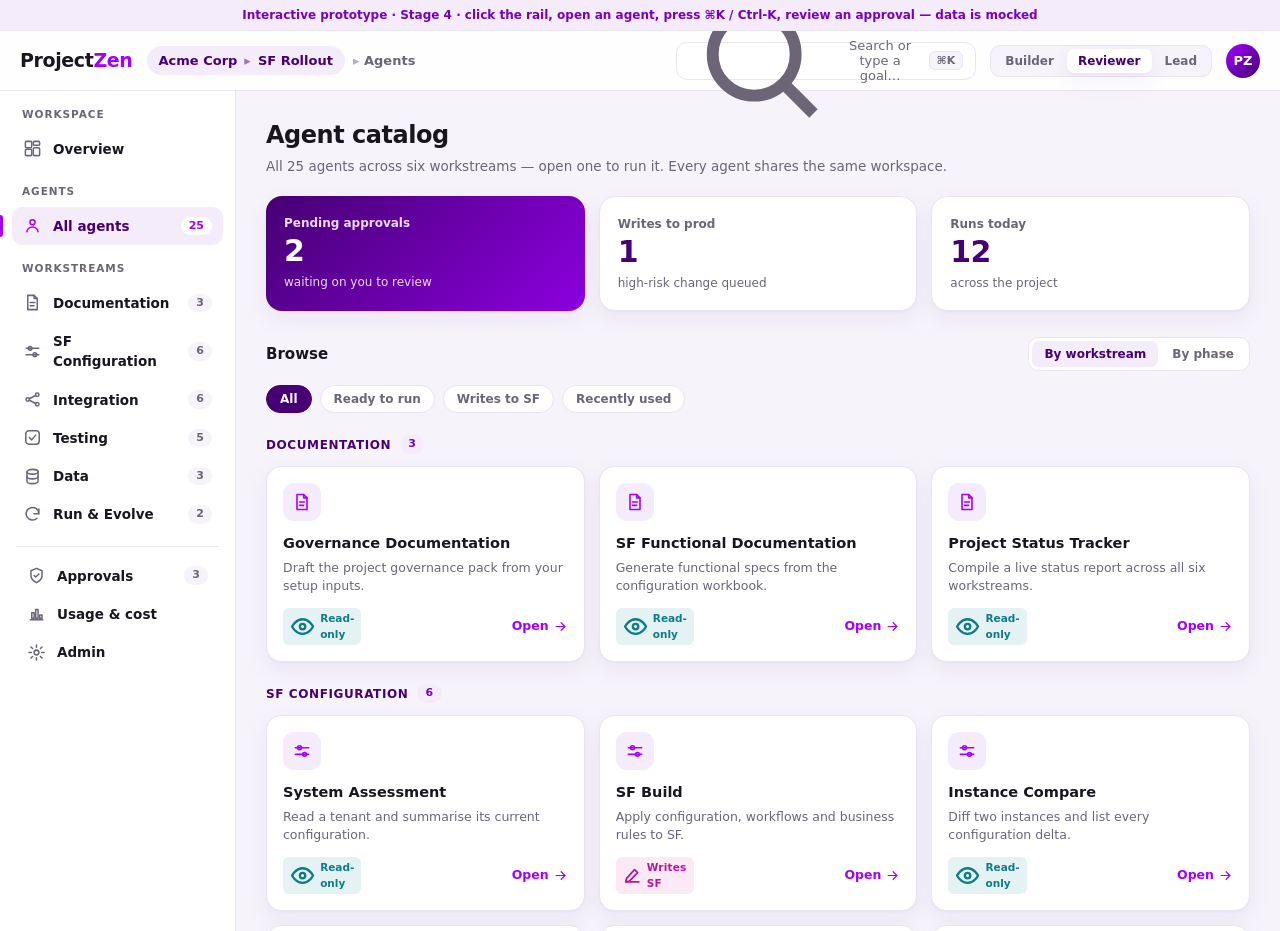
<file: frontend/ProjectZen_UI_Prototype_v1.html>
<!DOCTYPE html>
<html lang="en">
<head>
<meta charset="UTF-8">
<meta name="viewport" content="width=device-width, initial-scale=1.0">
<title>ProjectZen — Interactive Prototype</title>
<style>
:root{
  --violet:#460073; --purple:#A100FF; --dk:#7500C0; --lilac:#C77DFF;
  --lilac-bg:#F4ECFB; --lilac-2:#FAF6FE; --ink:#1A1620; --muted:#6B6577;
  --line:#EAE3F2; --line-2:#F0EAF6; --bg:#F6F3FB; --surface:#FFFFFF;
  --teal:#0E7C86; --magenta:#B5179E; --amber:#B9822B; --green:#2F8F5B;
  --hi:#C0296B; --md:#B9822B; --lo:#2F8F5B;
  --shadow:0 1px 2px rgba(70,0,115,.04), 0 8px 24px rgba(70,0,115,.06);
  --shadow-lg:0 12px 40px rgba(70,0,115,.14);
  --mono:'SF Mono',ui-monospace,'Cascadia Code',Consolas,Menlo,monospace;
  --sans:'Segoe UI',system-ui,-apple-system,'Helvetica Neue',Arial,sans-serif;
}
*{box-sizing:border-box}
html,body{height:100%}
body{margin:0;background:var(--bg);color:var(--ink);font-family:var(--sans);font-size:14px;line-height:1.5;-webkit-font-smoothing:antialiased}
button{font-family:inherit;cursor:pointer}
:focus-visible{outline:2px solid var(--purple);outline-offset:2px;border-radius:6px}

/* ---------- shell ---------- */
#app{display:flex;flex-direction:column;height:100vh;overflow:hidden}
.topbar{height:60px;flex:0 0 auto;display:flex;align-items:center;gap:14px;padding:0 20px;
  background:rgba(255,255,255,.86);backdrop-filter:blur(10px);border-bottom:1px solid var(--line);z-index:20}
.brand{font-weight:800;font-size:19px;letter-spacing:-.02em;color:var(--ink);white-space:nowrap}
.brand b{color:var(--purple);font-weight:800}
.crumb{display:flex;align-items:center;gap:8px;font-size:13px;color:var(--muted);min-width:0}
.crumb .proj{display:inline-flex;align-items:center;gap:7px;background:var(--lilac-bg);color:var(--violet);
  font-weight:700;border-radius:20px;padding:5px 12px;white-space:nowrap}
.crumb .tail{color:var(--muted);font-weight:600;white-space:nowrap;overflow:hidden;text-overflow:ellipsis}
.crumb .tail b{color:var(--ink)}
.spacer{flex:1}
.cmdbtn{display:flex;align-items:center;gap:9px;height:38px;min-width:300px;max-width:420px;flex:1;
  background:var(--surface);border:1px solid var(--line);border-radius:11px;padding:0 12px;color:var(--muted);
  font-size:13px;transition:border-color .15s,box-shadow .15s}
.cmdbtn:hover{border-color:var(--lilac);box-shadow:0 0 0 4px var(--lilac-bg)}
.cmdbtn .kbd{margin-left:auto;font-size:11px;font-weight:700;color:var(--muted);background:var(--bg);
  border:1px solid var(--line);border-radius:6px;padding:2px 7px}
.roleseg{display:flex;background:var(--bg);border:1px solid var(--line);border-radius:10px;padding:3px;gap:2px}
.roleseg button{border:none;background:transparent;color:var(--muted);font-size:12px;font-weight:700;
  padding:5px 11px;border-radius:7px;transition:.15s}
.roleseg button.on{background:var(--surface);color:var(--violet);box-shadow:var(--shadow)}
.avatar{width:34px;height:34px;border-radius:50%;flex:0 0 auto;
  background:linear-gradient(135deg,var(--purple),var(--violet));display:grid;place-items:center;
  color:#fff;font-weight:800;font-size:13px}
.shell{flex:1;display:flex;min-height:0}

/* rail */
.rail{width:236px;flex:0 0 auto;background:var(--surface);border-right:1px solid var(--line);
  padding:14px 12px;overflow-y:auto}
.rail .sect{font-size:10.5px;letter-spacing:.09em;text-transform:uppercase;color:var(--muted);
  font-weight:800;margin:16px 10px 7px}
.rail .sect:first-child{margin-top:2px}
.navi{display:flex;align-items:center;gap:11px;padding:9px 11px;border-radius:10px;color:var(--ink);
  font-size:13.5px;font-weight:600;position:relative;transition:background .13s,color .13s}
.navi svg{width:19px;height:19px;flex:0 0 auto;color:var(--muted);transition:color .13s}
.navi:hover{background:var(--lilac-2)}
.navi.on{background:var(--lilac-bg);color:var(--violet);font-weight:800}
.navi.on svg{color:var(--purple)}
.navi.on::before{content:"";position:absolute;left:-12px;top:8px;bottom:8px;width:3px;border-radius:0 3px 3px 0;background:var(--purple)}
.navi .ct{margin-left:auto;font-size:11px;font-weight:800;color:var(--muted);background:var(--bg);border-radius:20px;padding:1px 8px}
.navi.on .ct{background:#fff;color:var(--purple)}
.railfoot{border-top:1px solid var(--line);margin:12px 4px 0;padding-top:10px}

/* main */
main{flex:1;min-width:0;overflow-y:auto;padding:26px 30px 60px}
.view{max-width:1120px;margin:0 auto;animation:fade .28s ease}
@keyframes fade{from{opacity:0;transform:translateY(6px)}to{opacity:1;transform:none}}
h1.vt{font-size:24px;font-weight:800;letter-spacing:-.02em;color:var(--ink);margin:0 0 3px}
.vsub{color:var(--muted);font-size:13.5px;margin:0 0 20px}

/* role band */
.band{display:grid;grid-template-columns:repeat(3,1fr);gap:14px;margin-bottom:26px}
.bandcard{background:var(--surface);border:1px solid var(--line);border-radius:16px;padding:18px 18px;
  box-shadow:var(--shadow);display:flex;flex-direction:column;gap:2px;position:relative;overflow:hidden}
.bandcard .lbl{font-size:12px;color:var(--muted);font-weight:700}
.bandcard .big{font-size:30px;font-weight:800;color:var(--violet);letter-spacing:-.02em;line-height:1.1}
.bandcard .foot{font-size:12px;color:var(--muted);margin-top:4px}
.bandcard.accent{background:linear-gradient(135deg,var(--violet),var(--purple) 130%);border:none;color:#fff}
.bandcard.accent .lbl,.bandcard.accent .foot{color:#EAD9FA}
.bandcard.accent .big{color:#fff}
.bandcard .go{position:absolute;right:14px;top:14px;color:var(--purple)}
.bandcard.accent .go{color:#fff}

/* catalog controls */
.cat-head{display:flex;align-items:center;gap:14px;margin:6px 0 14px}
.cat-head h2{font-size:15px;font-weight:800;color:var(--ink);margin:0}
.lens{margin-left:auto;display:flex;background:var(--surface);border:1px solid var(--line);border-radius:10px;padding:3px;gap:2px}
.lens button{border:none;background:transparent;color:var(--muted);font-size:12px;font-weight:700;padding:6px 12px;border-radius:7px}
.lens button.on{background:var(--lilac-bg);color:var(--violet)}
.chips{display:flex;gap:8px;flex-wrap:wrap;margin-bottom:18px}
.chip{border:1px solid var(--line);background:var(--surface);color:var(--muted);font-size:12px;font-weight:700;
  border-radius:20px;padding:6px 13px;transition:.13s}
.chip:hover{border-color:var(--lilac)}
.chip.on{background:var(--violet);color:#fff;border-color:var(--violet)}
.grouphdr{display:flex;align-items:center;gap:9px;font-size:12px;font-weight:800;color:var(--violet);
  text-transform:uppercase;letter-spacing:.05em;margin:22px 0 12px}
.grouphdr .gc{font-size:11px;color:var(--muted);background:var(--lilac-bg);border-radius:20px;padding:1px 8px;-webkit-text-fill-color:var(--dk)}
.cards{display:grid;grid-template-columns:repeat(auto-fill,minmax(268px,1fr));gap:14px}
.acard{background:var(--surface);border:1px solid var(--line);border-radius:15px;padding:16px;
  box-shadow:var(--shadow);display:flex;flex-direction:column;transition:transform .14s,box-shadow .14s,border-color .14s;cursor:pointer}
.acard:hover{transform:translateY(-3px);box-shadow:var(--shadow-lg);border-color:var(--lilac)}
.acard .ico{width:38px;height:38px;border-radius:11px;background:var(--lilac-bg);color:var(--purple);
  display:grid;place-items:center;margin-bottom:12px}
.acard .ico svg{width:20px;height:20px}
.acard .an{font-size:14.5px;font-weight:800;color:var(--ink);margin-bottom:4px}
.acard .ab{font-size:12.5px;color:var(--muted);line-height:1.45;flex:1}
.acard .arow{display:flex;align-items:center;gap:8px;margin-top:13px}
.tagw{display:inline-flex;align-items:center;gap:5px;font-size:10.5px;font-weight:800;letter-spacing:.02em;
  color:var(--magenta);background:#FBEAF5;border-radius:6px;padding:3px 7px}
.tagr{display:inline-flex;align-items:center;gap:5px;font-size:10.5px;font-weight:800;color:var(--teal);background:#E4F2F3;border-radius:6px;padding:3px 7px}
.acard .open{margin-left:auto;display:inline-flex;align-items:center;gap:4px;color:var(--purple);font-weight:800;font-size:12.5px}
.acard .open svg{width:15px;height:15px}

/* workspace */
.ws{display:grid;grid-template-columns:260px 1fr 250px;gap:16px;align-items:start}
.panel{background:var(--surface);border:1px solid var(--line);border-radius:16px;box-shadow:var(--shadow)}
.panel .ph{padding:14px 16px;border-bottom:1px solid var(--line-2);font-size:11px;font-weight:800;
  text-transform:uppercase;letter-spacing:.06em;color:var(--muted);display:flex;align-items:center;gap:8px}
.panel .pb{padding:16px}
.fl{font-size:12px;font-weight:700;color:var(--ink);margin:0 0 6px;display:block}
.fi{width:100%;height:36px;border:1px solid var(--line);border-radius:9px;background:var(--lilac-2);
  padding:0 11px;font-size:13px;color:var(--ink);margin-bottom:13px}
.fi.ta{height:64px;padding:9px 11px;resize:none}
select.fi{appearance:none;background:var(--lilac-2) url("data:image/svg+xml,%3Csvg xmlns='http://www.w3.org/2000/svg' width='12' height='12' viewBox='0 0 24 24' fill='none' stroke='%236B6577' stroke-width='2.5'%3E%3Cpath d='M6 9l6 6 6-6'/%3E%3C/svg%3E") no-repeat right 11px center}
.btn{display:inline-flex;align-items:center;justify-content:center;gap:8px;height:40px;padding:0 16px;border:none;
  border-radius:11px;font-size:13.5px;font-weight:800;background:var(--purple);color:#fff;transition:filter .13s,transform .06s}
.btn:hover{filter:brightness(1.06)}.btn:active{transform:translateY(1px)}
.btn.full{width:100%}
.btn.ghost{background:var(--surface);color:var(--violet);border:1px solid var(--line)}
.btn.ghost:hover{background:var(--lilac-2)}
.btn svg{width:16px;height:16px}
.btn.sm{height:32px;padding:0 12px;font-size:12.5px;border-radius:9px}
.run{min-height:300px;font-family:var(--mono);font-size:12.5px}
.run .empty{color:var(--muted);text-align:center;padding:56px 20px;font-family:var(--sans)}
.run .empty svg{width:30px;height:30px;color:var(--lilac);margin-bottom:10px}
.plan{background:var(--lilac-2);border:1px solid var(--line);border-left:3px solid var(--purple);
  border-radius:10px;padding:12px 14px;margin-bottom:14px}
.plan .pt{font-family:var(--sans);font-size:11px;font-weight:800;text-transform:uppercase;letter-spacing:.05em;color:var(--purple);margin-bottom:6px}
.plan ol{margin:0;padding-left:18px;color:var(--ink);font-family:var(--sans);font-size:12.5px}
.plan li{margin:3px 0}
.step{display:flex;gap:11px;padding:9px 2px;border-bottom:1px dashed var(--line-2);align-items:flex-start;
  opacity:0;transform:translateY(4px);animation:stepin .3s forwards}
@keyframes stepin{to{opacity:1;transform:none}}
.step .sd{width:16px;height:16px;border-radius:50%;flex:0 0 auto;margin-top:1px;display:grid;place-items:center;
  background:var(--green);color:#fff}
.step .sd svg{width:10px;height:10px}
.step.running .sd{background:transparent;border:2px solid var(--purple);border-right-color:transparent;animation:spin .7s linear infinite}
@keyframes spin{to{transform:rotate(360deg)}}
.step .sx{flex:1;color:var(--ink)}
.toolchip{display:inline-flex;align-items:center;gap:5px;font-family:var(--sans);font-size:10.5px;font-weight:800;
  border-radius:6px;padding:2px 7px;margin-left:8px;vertical-align:middle}
.toolchip.read{color:var(--teal);background:#E4F2F3}
.toolchip.llm{color:var(--dk);background:var(--lilac-bg)}
.toolchip.write{color:var(--magenta);background:#FBEAF5}
.toolchip svg{width:12px;height:12px}
.artifact{border:1px solid var(--line);border-radius:12px;padding:12px;display:flex;gap:11px;align-items:center;margin-top:6px}
.artifact .ai{width:40px;height:40px;border-radius:10px;background:var(--lilac-bg);color:var(--dk);display:grid;place-items:center;flex:0 0 auto}
.artifact .an{font-size:13px;font-weight:800;color:var(--ink)}
.artifact .am{font-size:11.5px;color:var(--muted)}
.gate{margin-top:16px;background:#FBEAF5;border:1px solid #F3CFE6;border-radius:13px;padding:14px 16px;
  display:flex;align-items:center;gap:12px;flex-wrap:wrap}
.gate .gi{width:32px;height:32px;border-radius:9px;background:var(--magenta);color:#fff;display:grid;place-items:center;flex:0 0 auto}
.gate .gt{font-size:13px;font-weight:800;color:#8A1073}
.gate .gm{font-size:12px;color:#A63A8A}
.gate .btn{margin-left:auto}
.histrow{display:flex;align-items:center;gap:9px;padding:8px 0;border-bottom:1px dashed var(--line-2);font-size:12.5px;color:var(--muted)}
.histrow .hd{width:8px;height:8px;border-radius:50%;background:var(--green)}

/* approvals */
.appwrap{display:grid;grid-template-columns:1fr 380px;gap:16px;align-items:start}
.qtable{background:var(--surface);border:1px solid var(--line);border-radius:16px;box-shadow:var(--shadow);overflow:hidden}
.qhead,.qrow{display:grid;grid-template-columns:1.3fr 2.2fr .9fr;gap:12px;padding:13px 16px;align-items:center}
.qhead{font-size:10.5px;font-weight:800;text-transform:uppercase;letter-spacing:.06em;color:var(--muted);background:var(--lilac-2);border-bottom:1px solid var(--line)}
.qrow{border-bottom:1px solid var(--line-2);cursor:pointer;transition:background .12s}
.qrow:hover{background:var(--lilac-2)}
.qrow.on{background:var(--lilac-bg)}
.qrow .qa{font-weight:800;color:var(--ink);display:flex;align-items:center;gap:8px}
.qrow .qa .qi{width:28px;height:28px;border-radius:8px;background:var(--lilac-bg);color:var(--purple);display:grid;place-items:center;flex:0 0 auto}
.qrow .qa .qi svg{width:15px;height:15px}
.qrow .qs{font-size:12.5px;color:var(--muted)}
.qrow .qs b{color:var(--ink)}
.risk{display:inline-flex;align-items:center;gap:6px;font-size:11.5px;font-weight:800}
.risk .rd{width:9px;height:9px;border-radius:50%}
.risk.hi{color:var(--hi)}.risk.hi .rd{background:var(--hi)}
.risk.md{color:var(--md)}.risk.md .rd{background:var(--md)}
.risk.lo{color:var(--lo)}.risk.lo .rd{background:var(--lo)}
.detail{background:var(--surface);border:1px solid var(--line);border-radius:16px;box-shadow:var(--shadow);padding:18px;position:sticky;top:0}
.detail .dh{font-size:11px;font-weight:800;text-transform:uppercase;letter-spacing:.06em;color:var(--muted);margin-bottom:4px}
.detail .dm{font-size:12.5px;color:var(--muted);margin-bottom:14px}
.detail .dm b{color:var(--ink)}
.tgt{display:inline-block;font-size:10.5px;font-weight:800;border-radius:6px;padding:2px 8px;text-transform:uppercase;letter-spacing:.03em}
.tgt.prod{background:#FBEAF5;color:var(--magenta)}.tgt.sandbox{background:#E4F2F3;color:var(--teal)}
.diff{border:1px solid var(--line);border-radius:11px;overflow:hidden;font-family:var(--mono);font-size:11.5px;margin:8px 0 14px}
.dl{display:flex;gap:9px;padding:6px 11px;border-bottom:1px solid var(--line-2)}
.dl:last-child{border-bottom:none}
.dl .mk{width:11px;color:var(--muted);flex:0 0 auto;font-weight:700}
.dl.add{background:#EDF6F0}.dl.add .mk{color:var(--green)}
.dl.rem{background:#FCEEF3}.dl.rem .mk{color:var(--hi)}
.dacts{display:flex;gap:9px;flex-wrap:wrap}
.btn.ok{background:var(--green)}.btn.no{background:var(--surface);color:var(--hi);border:1px solid #F0CBD9}
.auditnote{font-size:11px;color:var(--muted);margin-top:12px;display:flex;gap:7px;align-items:flex-start}
.auditnote svg{width:14px;height:14px;color:var(--purple);flex:0 0 auto;margin-top:1px}

/* dashboard */
.spine{display:flex;gap:8px;background:var(--surface);border:1px solid var(--line);border-radius:14px;padding:8px;
  box-shadow:var(--shadow);margin-bottom:22px;overflow-x:auto}
.phase{flex:1;min-width:96px;text-align:center;padding:10px 8px;border-radius:10px;border:1px solid transparent;font-size:12px;font-weight:700;color:var(--muted)}
.phase .pn{font-size:9px;color:var(--muted);text-transform:uppercase;letter-spacing:.05em;display:block;margin-bottom:2px}
.phase.done{color:var(--dk)}
.phase.done .pn{color:var(--lilac)}
.phase.on{background:linear-gradient(135deg,var(--violet),var(--purple) 140%);color:#fff;border-color:transparent}
.phase.on .pn{color:#EAD9FA}
.dash{display:grid;grid-template-columns:1.6fr 1fr;gap:16px;align-items:start}
.wsgrid{display:grid;grid-template-columns:1fr 1fr;gap:13px}
.wscard{background:var(--surface);border:1px solid var(--line);border-radius:14px;padding:15px;box-shadow:var(--shadow)}
.wscard .top{display:flex;align-items:center;gap:9px;margin-bottom:11px}
.wscard .wi{width:30px;height:30px;border-radius:9px;background:var(--lilac-bg);color:var(--purple);display:grid;place-items:center}
.wscard .wi svg{width:16px;height:16px}
.wscard .wn{font-size:13.5px;font-weight:800;color:var(--ink)}
.wscard .wm{font-size:11.5px;color:var(--muted);margin-left:auto}
.bar{height:8px;border-radius:5px;background:var(--lilac-bg);overflow:hidden}
.bar i{display:block;height:100%;border-radius:5px;background:linear-gradient(90deg,var(--purple),var(--dk))}
.side .panel{margin-bottom:16px}
.side .row{display:flex;align-items:center;gap:10px;padding:9px 0;border-bottom:1px dashed var(--line-2);font-size:13px}
.side .row:last-child{border-bottom:none}
.side .row .si{width:28px;height:28px;border-radius:8px;background:var(--lilac-bg);color:var(--purple);display:grid;place-items:center;flex:0 0 auto}
.side .row .si svg{width:15px;height:15px}
.usage{text-align:center;padding:8px 0 4px}
.usage .u{font-size:30px;font-weight:800;color:var(--violet);letter-spacing:-.02em}
.usage .ul{font-size:12px;color:var(--muted)}

/* empty state (usage/admin) */
.empty-view{text-align:center;padding:70px 20px;color:var(--muted)}
.empty-view .ei{width:52px;height:52px;border-radius:15px;background:var(--lilac-bg);color:var(--purple);display:grid;place-items:center;margin:0 auto 16px}
.empty-view h3{color:var(--ink);font-size:16px;margin:0 0 6px}

/* palette */
.palette{position:fixed;inset:0;z-index:60;display:none;align-items:flex-start;justify-content:center;
  background:rgba(40,10,66,.28);backdrop-filter:blur(3px)}
.palette.show{display:flex;animation:fade .16s ease}
.pbox{width:min(600px,92vw);margin-top:12vh;background:var(--surface);border:1px solid var(--line);
  border-radius:18px;box-shadow:0 30px 80px rgba(40,0,70,.35);overflow:hidden;animation:pop .18s ease}
@keyframes pop{from{opacity:0;transform:scale(.97) translateY(-6px)}to{opacity:1;transform:none}}
.psearch{display:flex;align-items:center;gap:11px;padding:16px 18px;border-bottom:1px solid var(--line)}
.psearch svg{width:19px;height:19px;color:var(--purple)}
.psearch input{flex:1;border:none;outline:none;font-size:16px;color:var(--ink);background:transparent;font-family:inherit}
.psearch .esc{font-size:11px;font-weight:700;color:var(--muted);background:var(--bg);border:1px solid var(--line);border-radius:6px;padding:3px 8px}
.presults{max-height:52vh;overflow-y:auto;padding:8px}
.pg{font-size:10px;font-weight:800;text-transform:uppercase;letter-spacing:.08em;color:var(--muted);padding:10px 12px 5px}
.pr{display:flex;align-items:center;gap:12px;padding:10px 12px;border-radius:11px;cursor:pointer}
.pr .pi{width:30px;height:30px;border-radius:9px;background:var(--lilac-bg);color:var(--purple);display:grid;place-items:center;flex:0 0 auto}
.pr .pi svg{width:16px;height:16px}
.pr .pn{font-size:13.5px;font-weight:700;color:var(--ink)}
.pr .pm{font-size:12px;color:var(--muted)}
.pr .parrow{margin-left:auto;color:var(--muted);opacity:0}
.pr.sel{background:var(--lilac-bg)}
.pr.sel .parrow{opacity:1;color:var(--purple)}
.pr:hover{background:var(--lilac-2)}
.pempty{padding:30px;text-align:center;color:var(--muted);font-size:13px}

/* toast */
.toasts{position:fixed;bottom:22px;right:22px;z-index:80;display:flex;flex-direction:column;gap:10px}
.toast{background:var(--ink);color:#fff;padding:12px 16px;border-radius:12px;font-size:13px;font-weight:600;
  box-shadow:var(--shadow-lg);display:flex;align-items:center;gap:10px;animation:tin .25s ease}
.toast svg{width:17px;height:17px;color:var(--lilac)}
@keyframes tin{from{opacity:0;transform:translateY(10px)}to{opacity:1;transform:none}}

/* banner */
.protonote{background:var(--lilac-bg);color:var(--dk);font-size:12px;font-weight:600;text-align:center;
  padding:6px;border-bottom:1px solid var(--line)}

@media(max-width:1000px){
  .ws{grid-template-columns:1fr}
  .appwrap,.dash{grid-template-columns:1fr}
  .band{grid-template-columns:1fr}
}
@media(max-width:760px){
  .rail{display:none}
  .cmdbtn{min-width:0}
  .roleseg{display:none}
  main{padding:18px 16px 50px}
}
@media(prefers-reduced-motion:reduce){*{animation-duration:.001ms!important}}
</style>
</head>
<body>
<div class="protonote">Interactive prototype · Stage 4 · click the rail, open an agent, press ⌘K / Ctrl-K, review an approval — data is mocked</div>
<div id="app">
  <header class="topbar">
    <div class="brand">Project<b>Zen</b></div>
    <div class="crumb">
      <span class="proj" id="proj">Acme Corp <span style="opacity:.5">▸</span> SF Rollout</span>
      <span class="tail" id="crumbTail"></span>
    </div>
    <div class="spacer"></div>
    <button class="cmdbtn" id="cmdbtn" aria-label="Open command palette">
      <svg viewBox="0 0 24 24" fill="none" stroke="currentColor" stroke-width="2"><circle cx="11" cy="11" r="7"/><line x1="16.5" y1="16.5" x2="21" y2="21"/></svg>
      Search or type a goal…
      <span class="kbd">⌘K</span>
    </button>
    <div class="roleseg" id="roleseg" role="tablist" aria-label="Role">
      <button data-role="builder">Builder</button>
      <button data-role="reviewer" class="on">Reviewer</button>
      <button data-role="lead">Lead</button>
    </div>
    <div class="avatar">PZ</div>
  </header>
  <div class="shell">
    <aside class="rail" id="rail"></aside>
    <main id="main"></main>
  </div>
</div>

<div class="palette" id="palette" aria-hidden="true">
  <div class="pbox" role="dialog" aria-label="Command palette">
    <div class="psearch">
      <svg viewBox="0 0 24 24" fill="none" stroke="currentColor" stroke-width="2"><circle cx="11" cy="11" r="7"/><line x1="16.5" y1="16.5" x2="21" y2="21"/></svg>
      <input id="pinput" placeholder="Type a goal, agent, run, or command…" autocomplete="off">
      <span class="esc">esc</span>
    </div>
    <div class="presults" id="presults"></div>
  </div>
</div>

<div class="toasts" id="toasts"></div>

<script>
/* ---------------- icons ---------------- */
const I={
 overview:'<rect x="3" y="3" width="8" height="8" rx="1.5"/><rect x="13" y="3" width="8" height="5" rx="1.5"/><rect x="13" y="11" width="8" height="10" rx="1.5"/><rect x="3" y="13" width="8" height="8" rx="1.5"/>',
 agents:'<circle cx="12" cy="8" r="3.2"/><path d="M5 20c0-3.3 3.1-6 7-6s7 2.7 7 6"/>',
 doc:'<path d="M6 3h8l4 4v14H6z"/><path d="M14 3v4h4"/><path d="M9 12h6M9 16h5"/>',
 config:'<line x1="4" y1="8" x2="20" y2="8"/><circle cx="9" cy="8" r="2.3"/><line x1="4" y1="16" x2="20" y2="16"/><circle cx="15" cy="16" r="2.3"/>',
 integration:'<circle cx="6" cy="12" r="2.2"/><circle cx="18" cy="6" r="2.2"/><circle cx="18" cy="18" r="2.2"/><line x1="8" y1="11" x2="16" y2="7"/><line x1="8" y1="13" x2="16" y2="17"/>',
 testing:'<rect x="3.5" y="3.5" width="17" height="17" rx="4"/><path d="M8 12l3 3 5-6"/>',
 data:'<ellipse cx="12" cy="6" rx="7" ry="3"/><path d="M5 6v12c0 1.7 3.1 3 7 3s7-1.3 7-3V6"/><path d="M5 12c0 1.7 3.1 3 7 3s7-1.3 7-3"/>',
 run:'<path d="M20 11a8 8 0 1 0-2.3 5.7"/><path d="M20 5v6h-6"/>',
 approvals:'<path d="M12 3l7 3v6c0 4-3 7-7 9-4-2-7-5-7-9V6z"/><path d="M9 12l2 2 4-4"/>',
 usage:'<line x1="4" y1="20" x2="20" y2="20"/><rect x="6" y="11" width="3" height="7"/><rect x="11" y="7" width="3" height="11"/><rect x="16" y="14" width="3" height="4"/>',
 admin:'<circle cx="12" cy="12" r="3"/><path d="M12 2.5v3M12 18.5v3M2.5 12h3M18.5 12h3M5 5l2 2M17 17l2 2M19 5l-2 2M7 17l-2 2"/>',
 open:'<path d="M5 12h14"/><path d="M13 6l6 6-6 6"/>',
 play:'<path d="M7 5l12 7-12 7z" fill="currentColor" stroke="none"/>',
 check:'<path d="M5 12l4 4 10-10"/>',
 read:'<path d="M2 12s3.5-7 10-7 10 7 10 7-3.5 7-10 7S2 12 2 12z"/><circle cx="12" cy="12" r="2.6"/>',
 llm:'<path d="M13 2L4 14h6l-1 8 9-12h-6z" fill="currentColor" stroke="none"/>',
 write:'<path d="M4 20h16"/><path d="M14.5 4.5l4 4L8 19l-4.5.9L4.5 15.5z"/>',
 download:'<path d="M12 3v11"/><path d="M7.5 10.5L12 15l4.5-4.5"/><path d="M5 20h14"/>',
 spark:'<path d="M12 3l2 5 5 2-5 2-2 5-2-5-5-2 5-2z"/>',
 lock:'<rect x="5" y="11" width="14" height="9" rx="2"/><path d="M8 11V8a4 4 0 0 1 8 0v3"/>',
 goal:'<circle cx="12" cy="12" r="8"/><circle cx="12" cy="12" r="4"/><circle cx="12" cy="12" r="1" fill="currentColor" stroke="none"/>',
 switch:'<path d="M4 8h13l-3-3M20 16H7l3 3"/>'
};
function svg(n,w){return '<svg viewBox="0 0 24 24" fill="none" stroke="currentColor" stroke-width="'+(w||1.9)+'" stroke-linecap="round" stroke-linejoin="round">'+(I[n]||'')+'</svg>';}

/* ---------------- data ---------------- */
const WS=[
 {id:'documentation',name:'Documentation',icon:'doc'},
 {id:'sf_config',name:'SF Configuration',icon:'config'},
 {id:'integration',name:'Integration',icon:'integration'},
 {id:'testing',name:'Testing',icon:'testing'},
 {id:'data',name:'Data',icon:'data'},
 {id:'run_evolve',name:'Run & Evolve',icon:'run'}
];
const WSNAME=Object.fromEntries(WS.map(w=>[w.id,w.name]));
const WSICON=Object.fromEntries(WS.map(w=>[w.id,w.icon]));
const PHASES=['Discover','Prepare','Explore','Realize','Deploy','Run & Evolve'];
const A=[
 ['governance_doc','Governance Documentation','documentation','Prepare',0,'Draft the project governance pack from your setup inputs.'],
 ['sf_functional_doc','SF Functional Documentation','documentation','Explore',0,'Generate functional specs from the configuration workbook.'],
 ['project_status','Project Status Tracker','documentation','Realize',0,'Compile a live status report across all six workstreams.'],
 ['system_assessment','System Assessment','sf_config','Discover',0,'Read a tenant and summarise its current configuration.'],
 ['sf_build','SF Build','sf_config','Realize',1,'Apply configuration, workflows and business rules to SF.'],
 ['instance_compare','Instance Compare','sf_config','Realize',0,'Diff two instances and list every configuration delta.'],
 ['deployment','Deployment Agent','sf_config','Deploy',1,'Promote configuration between environments.'],
 ['reverse_engineering','Reverse Engineering','sf_config','Explore',0,'Rebuild the configuration workbook from a live tenant.'],
 ['app_security','App Security','sf_config','Deploy',0,'Review role-based permissions for risks and gaps.'],
 ['int_functional_doc','Functional Documentation','integration','Explore',0,'Draft the integration functional design.'],
 ['int_technical_doc','Technical Documentation','integration','Explore',0,'Draft the integration technical design.'],
 ['integration_build','Integration Build','integration','Realize',0,'Generate the integration flow from the technical design.'],
 ['cicd_pipeline','CI/CD Pipeline','integration','Deploy',0,'Set up the delivery pipeline for integrations.'],
 ['naming_review','Naming Convention Review','integration','Realize',0,'Check objects against your naming standards.'],
 ['field_impact','Field Impact Analysis','integration','Explore',0,'Trace every dependency of a field before you change it.'],
 ['test_case','Test Case Creator','testing','Realize',0,'Turn requirements into structured test cases.'],
 ['test_script','Test Script Creator','testing','Realize',0,'Generate executable scripts from test cases.'],
 ['test_data','Test Data Creator','testing','Realize',0,'Build test data sets for each scenario.'],
 ['automatic_testing','Automatic Testing','testing','Realize',0,'Run test scripts against the sandbox and log results.'],
 ['test_report','Test Report','testing','Deploy',0,'Summarise execution results into a shareable report.'],
 ['import_file','Import File Creator','data','Realize',0,'Produce load-ready import files from source data.'],
 ['data_loader','Data Loader','data','Deploy',1,'Load records into SF with pre- and post-validation.'],
 ['pre_post_validator','Pre / Post Validator','data','Deploy',0,'Verify data before and after a load.'],
 ['change_training','Change & Training','run_evolve','Run & Evolve',0,'Generate change and training material for go-live.'],
 ['atr_ata_sop','ATR / ATA / SOP / AUD','run_evolve','Run & Evolve',0,'Produce the operational runbooks and SOPs.']
].map(a=>({id:a[0],name:a[1],ws:a[2],phase:a[3],writes:!!a[4],blurb:a[5]}));
const AById=Object.fromEntries(A.map(a=>[a.id,a]));

let APPROVALS=[
 {id:'r1291',agent:'SF Build',aid:'sf_build',summary:'Update business rule <b>EmpJob_Validation</b> — 2 changes',project:'SF Rollout',by:'P. Sharma',when:'12m ago',risk:'hi',target:'prod',
  diff:[['ctx','rule: EmpJob_Validation'],['rem','onSave: warn if grade is empty'],['add','onSave: raiseError if grade is empty'],['add','onSave: default costCenter = department']]},
 {id:'r1284',agent:'Data Loader',aid:'data_loader',summary:'Load <b>1,240</b> employee records',project:'SF Rollout',by:'M. Rao',when:'1h ago',risk:'md',target:'sandbox',
  diff:[['ctx','entity: EmpEmployment · 1,240 rows'],['add','insert: 1,180 new records'],['add','update: 60 existing records'],['ctx','validation: 0 errors · 3 warnings']]},
 {id:'r1277',agent:'Deployment Agent',aid:'deployment',summary:'Promote <b>4</b> config objects',project:'SF Rollout',by:'P. Sharma',when:'3h ago',risk:'lo',target:'sandbox',
  diff:[['ctx','transport: TR-4471 · 4 objects'],['add','picklist: JobLevel (12 values)'],['add','workflow: PositionApproval'],['ctx','target: sandbox-02']]}
];

/* ---------------- state ---------------- */
const state={view:'catalog',ws:'all',lens:'ws',role:'reviewer',agent:null,sel:APPROVALS[0].id,filter:'All',lockWs:null};

/* ---------------- shell render ---------------- */
function renderRail(){
  const foot=[['approvals','Approvals','approvals',APPROVALS.length],['usage','Usage & cost','usage'],['admin','Admin','admin']];
  let h='<div class="sect">Workspace</div>';
  h+=nav('overview','overview','Overview',state.view==='dashboard');
  h+='<div class="sect">Agents</div>';
  h+=nav('agents','agents','All agents',state.view==='catalog'&&state.ws==='all',A.length);
  h+='<div class="sect">Workstreams</div>';
  const displayWS = state.lockWs ? WS.filter(w => w.id === state.lockWs) : WS;
  displayWS.forEach(w=>{h+=nav('ws:'+w.id,w.icon,w.name,state.view==='catalog'&&state.ws===w.id,A.filter(a=>a.ws===w.id).length);});
  h+='<div class="railfoot">';
  foot.forEach(f=>{h+=nav(f[0],f[2],f[1],state.view===f[0],f[3]);});
  h+='</div>';
  document.getElementById('rail').innerHTML=h;
}
function nav(key,icon,label,on,ct){
  return '<div class="navi'+(on?' on':'')+'" data-key="'+key+'">'+svg(icon)+'<span>'+label+'</span>'+(ct!=null?'<span class="ct">'+ct+'</span>':'')+'</div>';
}
function setCrumb(t){document.getElementById('crumbTail').innerHTML=t?('<span style="opacity:.5">▸</span> '+t):'';}

/* ---------------- views ---------------- */
function render(){
  renderRail();
  const m=document.getElementById('main');
  if(state.view==='catalog'){m.innerHTML=viewCatalog();setCrumb(state.ws==='all'?'Agents':WSNAME[state.ws]);}
  else if(state.view==='workspace'){m.innerHTML=viewWorkspace(AById[state.agent]);setCrumb(WSNAME[AById[state.agent].ws]+' <span style="opacity:.5">▸</span> <b>'+AById[state.agent].name+'</b>');}
  else if(state.view==='approvals'){m.innerHTML=viewApprovals();setCrumb('Approvals');}
  else if(state.view==='dashboard'){m.innerHTML=viewDashboard();setCrumb('Overview');}
  else {m.innerHTML=viewEmpty(state.view);setCrumb(state.view==='usage'?'Usage & cost':'Admin');}
}

function roleBand(){
  const R=state.role;
  let tiles;
  if(R==='builder') tiles=[
    ['accent','Continue','SF Build','paused at approval — resume anytime','open:sf_build'],
    ['','Ready to run','8','agents you use most','nav:catalog'],
    ['','This week','5','runs completed by you','']];
  else if(R==='lead') tiles=[
    ['accent','Project health','60%','Realize phase · on track','nav:dashboard'],
    ['','Pending approvals','2','need a reviewer','nav:approvals'],
    ['','Spend this month','$1.9k','tokens + runs','nav:dashboard']];
  else tiles=[
    ['accent','Pending approvals','2','waiting on you to review','nav:approvals'],
    ['','Writes to prod','1','high-risk change queued','nav:approvals'],
    ['','Runs today','12','across the project','']];
  return '<div class="band">'+tiles.map(t=>
    '<div class="bandcard '+(t[0])+'" data-act="'+t[4]+'"'+(t[4]?' style="cursor:pointer"':'')+'>'
    +(t[4]?'<span class="go">'+svg('open')+'</span>':'')
    +'<span class="lbl">'+t[1]+'</span><span class="big">'+t[2]+'</span><span class="foot">'+t[3]+'</span></div>'
  ).join('')+'</div>';
}
function agentCard(a){
  return '<div class="acard" data-open="'+a.id+'">'
   +'<div class="ico">'+svg(WSICON[a.ws])+'</div>'
   +'<div class="an">'+a.name+'</div><div class="ab">'+a.blurb+'</div>'
   +'<div class="arow">'+(a.writes?'<span class="tagw">'+svg('write',2.2)+'Writes SF</span>':'<span class="tagr">'+svg('read',2.2)+'Read-only</span>')
   +'<span class="open">Open '+svg('open')+'</span></div></div>';
}
function viewCatalog(){
  let list=A.filter(a=>state.ws==='all'||a.ws===state.ws);
  if(state.filter==='Writes to SF')list=list.filter(a=>a.writes);
  const groups=state.lens==='ws'?WS.map(w=>[w.name,list.filter(a=>a.ws===w.id)])
    :PHASES.map(p=>[p,list.filter(a=>a.phase===p)]);
  let body=groups.filter(g=>g[1].length).map(g=>
    '<div class="grouphdr">'+g[0]+'<span class="gc">'+g[1].length+'</span></div><div class="cards">'+g[1].map(agentCard).join('')+'</div>'
  ).join('');
  const chips=['All','Ready to run','Writes to SF','Recently used'];
  return '<div class="view">'
   +'<h1 class="vt">Agent catalog</h1><p class="vsub">'+(state.ws==='all'?'All '+A.length+' agents across six workstreams':WSNAME[state.ws])+' — open one to run it. Every agent shares the same workspace.</p>'
   +(state.ws==='all'?roleBand():'')
   +'<div class="cat-head"><h2>'+(state.ws==='all'?'Browse':WSNAME[state.ws])+'</h2>'
   +'<div class="lens"><button data-lens="ws" class="'+(state.lens==='ws'?'on':'')+'">By workstream</button><button data-lens="phase" class="'+(state.lens==='phase'?'on':'')+'">By phase</button></div></div>'
   +'<div class="chips">'+chips.map(c=>'<button class="chip '+(state.filter===c?'on':'')+'" data-filter="'+c+'">'+c+'</button>').join('')+'</div>'
   +body+'</div>';
}

const RUNSTEPS={
 read:[['Read the configuration workbook','read'],['Analyse current settings','llm'],['Draft the output','llm'],['Validate against the contract','']],
 write:[['Read current SF configuration','read'],['Plan the required changes','llm'],['Prepare the write payload','llm'],['Hold for approval before writing','write']],
 doc:[['Gather inputs and context','read'],['Compose the document','llm'],['Format and assemble','llm'],['Validate against the contract','']]
};
function viewWorkspace(a){
  const kind=a.writes?'write':(a.ws==='documentation'||a.id.includes('doc')?'doc':'read');
  return '<div class="view"><h1 class="vt">'+a.name+'</h1><p class="vsub">'+a.blurb+'</p>'
   +'<div class="ws">'
   +'<div class="panel"><div class="ph">Inputs · from manifest</div><div class="pb">'
     +'<label class="fl">Target environment</label><select class="fi"><option>'+(a.writes?'Production':'Sandbox')+'</option><option>Sandbox</option></select>'
     +'<label class="fl">Scope</label><select class="fi"><option>Employee Central</option><option>Recruiting</option><option>Compensation</option></select>'
     +'<label class="fl">Notes for the run</label><textarea class="fi ta" placeholder="Optional context…"></textarea>'
     +'<button class="btn full" id="runbtn">'+svg('play')+'Run agent</button>'
   +'</div></div>'
   +'<div class="panel"><div class="ph">Live run '+(a.writes?'<span class="tagw" style="margin-left:auto">'+svg('write',2.2)+'writes SF</span>':'')+'</div><div class="pb"><div class="run" id="runarea" data-kind="'+kind+'" data-name="'+a.name+'" data-writes="'+(a.writes?1:0)+'">'
     +'<div class="empty">'+svg('spark')+'<div>Fill the inputs and run. The agent shows its plan, then streams each step as it works.</div></div>'
   +'</div></div></div>'
   +'<div class="panel"><div class="ph">Artifact &amp; history</div><div class="pb"><div id="artifactarea"><p style="font-size:12.5px;color:var(--muted);margin:0 0 14px">Output appears here after a run.</p></div>'
     +'<div class="ph" style="padding:0;border:none;margin-bottom:6px">Recent runs</div>'
     +'<div class="histrow"><span class="hd"></span>#1290 · succeeded</div><div class="histrow"><span class="hd"></span>#1288 · succeeded</div>'
   +'</div></div>'
   +'</div></div>';
}

function viewApprovals(){
  const rows=APPROVALS.map(r=>
    '<div class="qrow'+(state.sel===r.id?' on':'')+'" data-appr="'+r.id+'"><div class="qa"><span class="qi">'+svg(WSICON[AById[r.aid].ws])+'</span>'+r.agent+'</div>'
    +'<div class="qs">'+r.summary+'<br><span style="font-size:11px">'+r.by+' · '+r.when+'</span></div>'
    +'<div><span class="risk '+r.risk+'"><span class="rd"></span>'+({hi:'High',md:'Medium',lo:'Low'}[r.risk])+'</span></div></div>'
  ).join('');
  const r=APPROVALS.find(x=>x.id===state.sel)||APPROVALS[0];
  const diff=r.diff.map(d=>'<div class="dl '+(d[0]==='add'?'add':d[0]==='rem'?'rem':'')+'"><span class="mk">'+(d[0]==='add'?'+':d[0]==='rem'?'−':'')+'</span><span>'+d[1]+'</span></div>').join('');
  const detail=!r?'':'<div class="detail"><div class="dh">SF write preview — diff</div>'
   +'<div class="dm"><b>'+r.agent+'</b> · '+r.id.replace("r","run #")+' · <span class="tgt '+r.target+'">'+r.target+'</span></div>'
   +'<div class="diff">'+diff+'</div>'
   +'<div class="dacts"><button class="btn ok" data-approve="'+r.id+'">'+svg('check')+'Approve write</button><button class="btn no" data-reject="'+r.id+'">Reject</button><button class="btn ghost sm" data-openrun="'+r.aid+'">Open run</button></div>'
   +'<div class="auditnote">'+svg('lock')+'<span>Approver, timestamp and the exact payload are written to the immutable audit log.</span></div></div>';
  return '<div class="view"><h1 class="vt">Approvals</h1><p class="vsub">Every SF write-back lands here. Review the exact change before it executes — nothing writes without your approval.</p>'
   +'<div class="appwrap"><div class="qtable"><div class="qhead"><div>Agent</div><div>Change</div><div>Risk</div></div>'+(rows||'<div class="pempty">Nothing waiting for review.</div>')+'</div>'+detail+'</div></div>';
}

function viewDashboard(){
  const prog={documentation:80,sf_config:55,integration:45,testing:60,data:35,run_evolve:15};
  const wsg=WS.map(w=>'<div class="wscard"><div class="top"><span class="wi">'+svg(w.icon)+'</span><span class="wn">'+w.name+'</span><span class="wm">'+Math.round(prog[w.id]/100*A.filter(a=>a.ws===w.id).length)+'/'+A.filter(a=>a.ws===w.id).length+' agents live</span></div><div class="bar"><i style="width:'+prog[w.id]+'%"></i></div></div>').join('');
  const realize=A.filter(a=>a.phase==='Realize').slice(0,4).map(a=>'<div class="row" data-open="'+a.id+'"style="cursor:pointer"><span class="si">'+svg(WSICON[a.ws])+'</span><div><div style="font-weight:700;font-size:13px">'+a.name+'</div><div style="font-size:11.5px;color:var(--muted)">'+WSNAME[a.ws]+'</div></div></div>').join('');
  const spine=PHASES.map((p,i)=>'<div class="phase '+(i<3?'done':i===3?'on':'')+'"><span class="pn">Phase '+(i+1)+'</span>'+p+(i===3?' ·':'')+'</div>').join('');
  return '<div class="view"><h1 class="vt">SF Rollout — overview</h1><p class="vsub">Where the engagement stands, by delivery phase and workstream.</p>'
   +'<div class="spine">'+spine+'</div>'
   +'<div class="dash"><div><div class="grouphdr">Workstream health</div><div class="wsgrid">'+wsg+'</div></div>'
   +'<div class="side"><div class="panel"><div class="ph">In Realize now</div><div class="pb" style="padding-top:6px">'+realize+'</div></div>'
   +'<div class="panel"><div class="ph">Usage this month</div><div class="pb"><div class="usage"><div class="u">$1,940</div><div class="ul">runtime + runs · tiered routing</div></div></div></div></div></div></div>';
}

function viewEmpty(v){
  const t=v==='usage'?['Usage & cost','Per-project token spend and run history live here — fed by the platform telemetry.']:['Admin','Users, roles, SF credentials, config and entitlements are managed here.'];
  return '<div class="view"><div class="empty-view"><div class="ei">'+svg(v==='usage'?'usage':'admin')+'</div><h3>'+t[0]+'</h3><p>'+t[1]+'</p><p style="font-size:12px">Not wired in this prototype.</p></div></div>';
}

/* ---------------- run simulation ---------------- */
function runAgent(){
  const area=document.getElementById('runarea');const art=document.getElementById('artifactarea');
  const kind=area.dataset.kind,name=area.dataset.name,writes=area.dataset.writes==='1';
  const steps=RUNSTEPS[kind]||RUNSTEPS.read;
  const btn=document.getElementById('runbtn');btn.disabled=true;btn.style.opacity=.6;
  area.innerHTML='<div class="plan"><div class="pt">Plan</div><ol>'+steps.map(s=>'<li>'+s[0]+'</li>').join('')+'</ol></div>';
  art.innerHTML='<p style="font-size:12.5px;color:var(--muted);margin:0 0 14px">Running…</p>';
  const reduce=matchMedia('(prefers-reduced-motion:reduce)').matches;
  let i=0;
  function add(){
    if(i>=steps.length){finish();return;}
    const s=steps[i];const last=i===steps.length-1;
    const chip=s[1]?'<span class="toolchip '+s[1]+'">'+svg(s[1]==='read'?'read':s[1]==='llm'?'llm':'write',2.2)+(s[1]==='read'?'read SF':s[1]==='llm'?'Claude':'write SF')+'</span>':'';
    const div=document.createElement('div');
    div.className='step running';div.innerHTML='<span class="sd">'+svg('check',3)+'</span><span class="sx">'+s[0]+chip+'</span>';
    area.appendChild(div);
    setTimeout(()=>{div.classList.remove('running');i++;add();}, reduce?10:520);
  }
  function finish(){
    btn.disabled=false;btn.style.opacity=1;
    if(writes){
      area.innerHTML+='<div class="gate"><span class="gi">'+svg('lock')+'</span><div><div class="gt">Approval required</div><div class="gm">'+name+' prepared a write to SF — review the diff before it executes.</div></div><button class="btn sm" id="sendappr">Send to approver</button></div>';
      document.getElementById('sendappr').onclick=()=>{toast('Sent to approver');bumpApprovals();};
      art.innerHTML='<p style="font-size:12.5px;color:var(--muted);margin:0">Write payload prepared — pending approval.</p>';
    } else {
      art.innerHTML='<div class="artifact"><span class="ai">'+svg('doc')+'</span><div><div class="an">'+name.replace(/ /g,'_')+'.docx</div><div class="am">Generated · validated</div></div></div><div style="display:flex;gap:8px;margin-top:10px"><button class="btn ghost sm" onclick="toast(\'Opening preview\')">Preview</button><button class="btn sm" onclick="toast(\'Downloaded (prototype)\')">'+svg('download')+'Download</button></div>';
    }
  }
  add();
}
function bumpApprovals(){renderRail();}

/* ---------------- palette ---------------- */
const PALette=document.getElementById('palette');
const PIN=document.getElementById('pinput');
let palItems=[],palSel=0;
function buildPalItems(q){
  q=(q||'').toLowerCase();
  const items=[];
  if(q) items.push({g:'Goal',n:'Create “'+q+'”',m:'start a run',icon:'goal',act:()=>{closePal();openAgent('test_case');}});
  A.forEach(a=>{if(!q||a.name.toLowerCase().includes(q)||a.ws.includes(q))items.push({g:'Agents',n:a.name,m:WSNAME[a.ws]+(a.writes?' · writes SF':''),icon:WSICON[a.ws],act:()=>{closePal();openAgent(a.id);}});});
  const go=[['Approvals','review write-backs','approvals',()=>go('approvals')],['Overview','project dashboard','overview',()=>go('dashboard')],['Switch project','change client / project','switch',()=>{closePal();toast('Project switching isn\'t wired in this prototype');}]];
  go.forEach(g=>{if(!q||g[0].toLowerCase().includes(q))items.push({g:'Go to',n:g[0],m:g[1],icon:g[2],act:g[3]});});
  return items;
}
function renderPal(q){
  palItems=buildPalItems(q);palSel=0;
  const res=document.getElementById('presults');
  if(!palItems.length){res.innerHTML='<div class="pempty">No matches. Try an agent name or “test cases”.</div>';return;}
  let last='',h='';
  palItems.forEach((it,idx)=>{
    if(it.g!==last){h+='<div class="pg">'+it.g+'</div>';last=it.g;}
    h+='<div class="pr'+(idx===0?' sel':'')+'" data-idx="'+idx+'"><span class="pi">'+svg(it.icon)+'</span><div><div class="pn">'+it.n+'</div><div class="pm">'+it.m+'</div></div><span class="parrow">'+svg('open')+'</span></div>';
  });
  res.innerHTML=h;
}
function openPal(){PALette.classList.add('show');PALette.setAttribute('aria-hidden','false');PIN.value='';renderPal('');setTimeout(()=>PIN.focus(),30);}
function closePal(){PALette.classList.remove('show');PALette.setAttribute('aria-hidden','true');}
function moveSel(d){const rows=[...document.querySelectorAll('.pr')];if(!rows.length)return;rows[palSel]&&rows[palSel].classList.remove('sel');palSel=(palSel+d+rows.length)%rows.length;rows[palSel].classList.add('sel');rows[palSel].scrollIntoView({block:'nearest'});}

/* ---------------- navigation ---------------- */
function go(view){state.view=view;if(view==='catalog')state.ws='all';render();document.querySelector('main').scrollTop=0;}
function openAgent(id){state.agent=id;state.view='workspace';render();document.querySelector('main').scrollTop=0;}
function toast(msg){const t=document.createElement('div');t.className='toast';t.innerHTML=svg('check')+msg;document.getElementById('toasts').appendChild(t);setTimeout(()=>{t.style.opacity=0;t.style.transform='translateY(8px)';t.style.transition='.3s';setTimeout(()=>t.remove(),300);},2500);}

/* ---------------- events ---------------- */
document.getElementById('rail').addEventListener('click',e=>{
  const el=e.target.closest('.navi');if(!el)return;const k=el.dataset.key;
  if(k==='overview')go('dashboard');
  else if(k==='agents'){state.view='catalog';state.ws='all';render();}
  else if(k==='approvals')go('approvals');
  else if(k==='usage'){state.view='usage';render();}
  else if(k==='admin'){state.view='admin';render();}
  else if(k.startsWith('ws:')){state.view='catalog';state.ws=k.slice(3);state.filter='All';render();}
  document.querySelector('main').scrollTop=0;
});
document.getElementById('main').addEventListener('click',e=>{
  const open=e.target.closest('[data-open]');if(open){openAgent(open.dataset.open);return;}
  const lens=e.target.closest('[data-lens]');if(lens){state.lens=lens.dataset.lens;render();return;}
  const chip=e.target.closest('[data-filter]');if(chip){state.filter=chip.dataset.filter;render();return;}
  const appr=e.target.closest('[data-appr]');if(appr){state.sel=appr.dataset.appr;render();return;}
  const band=e.target.closest('[data-act]');if(band&&band.dataset.act){const a=band.dataset.act;if(a.startsWith('open:'))openAgent(a.slice(5));else if(a.startsWith('nav:'))go(a.slice(4)==='catalog'?'catalog':a.slice(4));return;}
  if(e.target.closest('#runbtn')){runAgent();return;}
  const ap=e.target.closest('[data-approve]');if(ap){APPROVALS=APPROVALS.filter(x=>x.id!==ap.dataset.approve);state.sel=APPROVALS[0]?APPROVALS[0].id:null;render();toast('Approved — write executed & logged');return;}
  const rj=e.target.closest('[data-reject]');if(rj){APPROVALS=APPROVALS.filter(x=>x.id!==rj.dataset.reject);state.sel=APPROVALS[0]?APPROVALS[0].id:null;render();toast('Rejected — nothing was written');return;}
  const orn=e.target.closest('[data-openrun]');if(orn){openAgent(orn.dataset.openrun);return;}
});
document.getElementById('roleseg').addEventListener('click',e=>{
  const b=e.target.closest('button');if(!b)return;state.role=b.dataset.role;
  [...e.currentTarget.children].forEach(x=>x.classList.toggle('on',x===b));
  if(state.view==='catalog'&&state.ws==='all')render();
});
document.getElementById('cmdbtn').addEventListener('click',openPal);
PALette.addEventListener('click',e=>{if(e.target===PALette)closePal();const pr=e.target.closest('.pr');if(pr){palItems[+pr.dataset.idx].act();}});
PIN.addEventListener('input',e=>renderPal(e.target.value));
document.addEventListener('keydown',e=>{
  if((e.metaKey||e.ctrlKey)&&e.key.toLowerCase()==='k'){e.preventDefault();PALette.classList.contains('show')?closePal():openPal();return;}
  if(!PALette.classList.contains('show'))return;
  if(e.key==='Escape')closePal();
  else if(e.key==='ArrowDown'){e.preventDefault();moveSel(1);}
  else if(e.key==='ArrowUp'){e.preventDefault();moveSel(-1);}
  else if(e.key==='Enter'){e.preventDefault();palItems[palSel]&&palItems[palSel].act();}
});

const initHash = window.location.hash;
if(initHash.startsWith('#ws=')){
  const targetWs = initHash.split('=')[1];
  if(WS.some(w => w.id === targetWs)) {
    state.ws = targetWs;
    state.view = 'catalog';
    state.lockWs = targetWs;
  }
}

render();
</script>
</body>
</html>
</file>
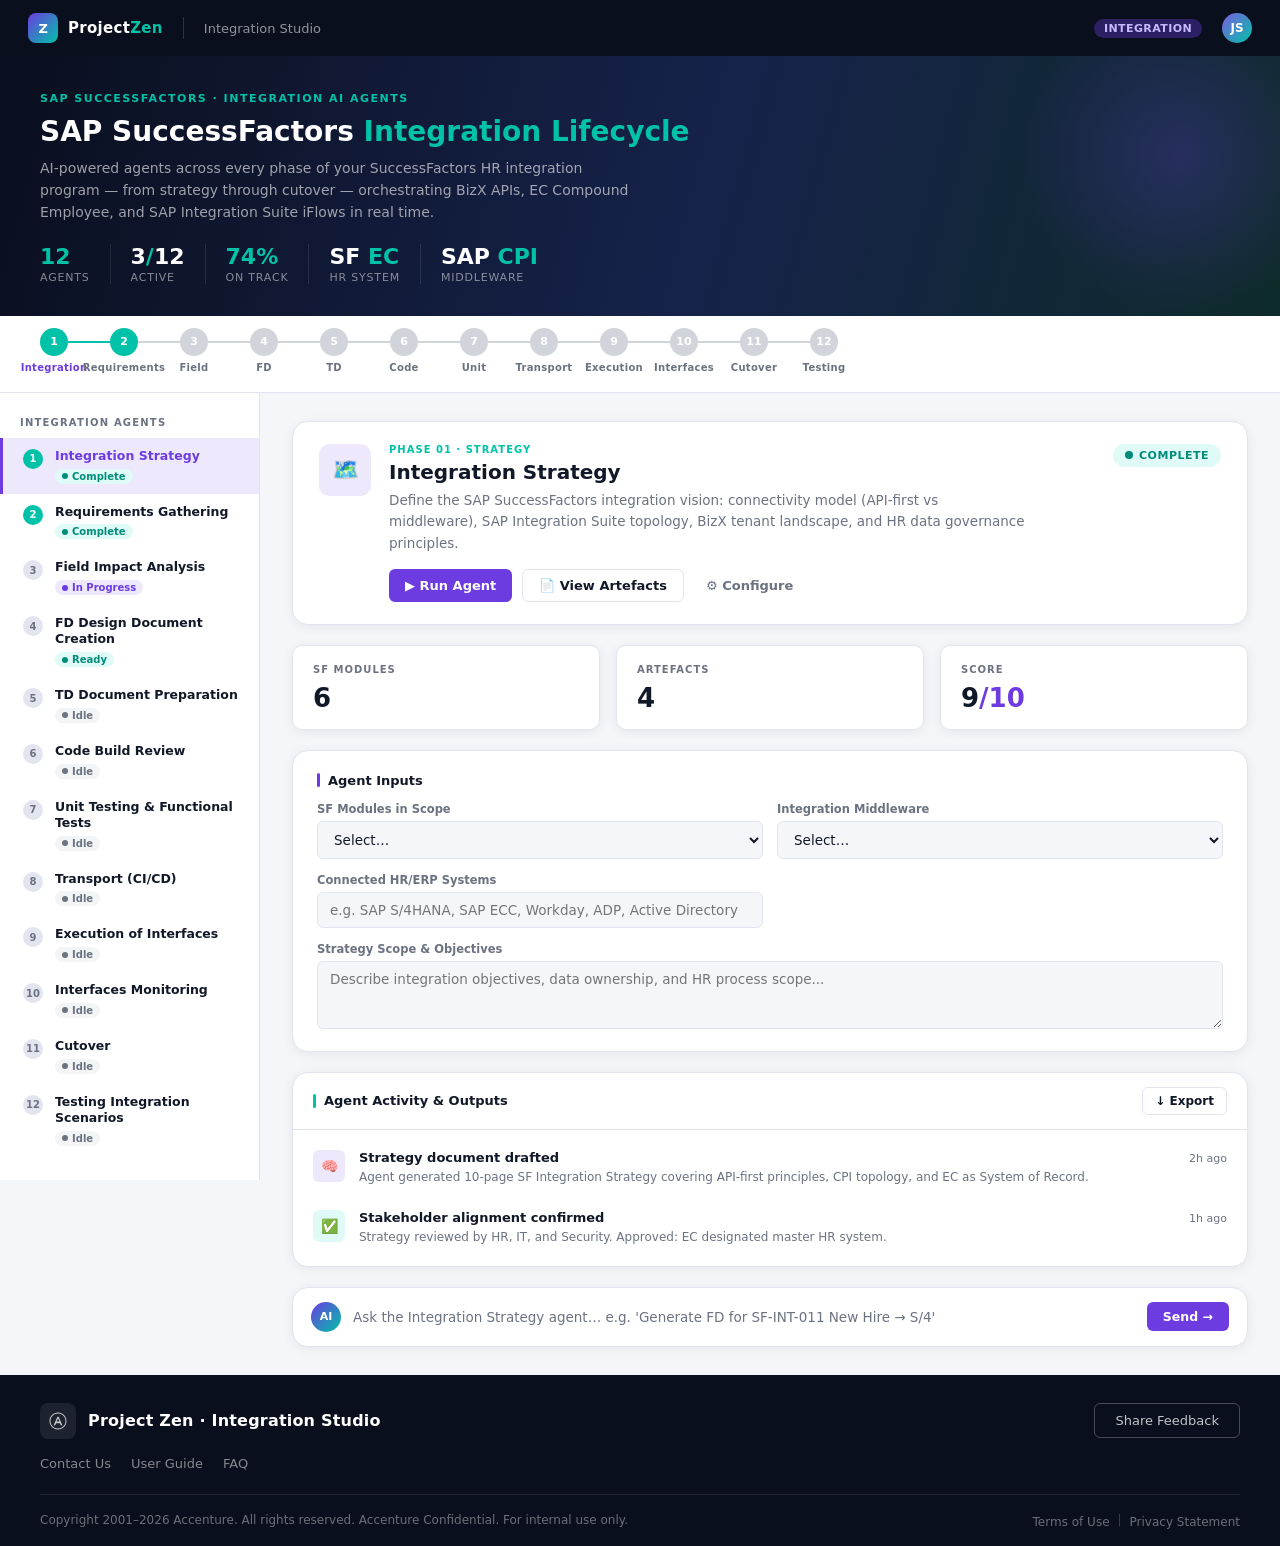
<file: project-zen/projectZen_integration 2.html>
<!DOCTYPE html>
<html lang="en" data-theme="light">
<head>
  <meta charset="UTF-8" />
  <meta name="viewport" content="width=device-width, initial-scale=1.0" />
  <title>Project Zen – Integration Studio</title>
  <style>
    /* ─── Design Tokens ─────────────────────────────────────────── */
    :root {
      --c-bg:          #F5F6FA;
      --c-surface:     #FFFFFF;
      --c-border:      #E2E5EF;
      --c-nav:         #0A0F1E;
      --c-nav-text:    #FFFFFF;
      --c-primary:     #6C3CE1;       /* violet – Zen energy */
      --c-primary-lt:  #EDE8FB;
      --c-accent:      #00C2A8;       /* teal – integration flow */
      --c-accent-lt:   #E0FAF7;
      --c-warn:        #F4A21E;
      --c-text:        #111827;
      --c-text-2:      #6B7280;
      --c-text-inv:    #FFFFFF;
      --c-stage-done:  #00C2A8;
      --c-stage-act:   #6C3CE1;
      --c-stage-off:   #D1D5DB;

      --r-sm: 6px;
      --r-md: 10px;
      --r-lg: 16px;
      --shadow: 0 2px 12px rgba(0,0,0,.07);
      --shadow-md: 0 6px 28px rgba(0,0,0,.12);

      --font-head:  'Segoe UI', system-ui, sans-serif;
      --font-body:  'Segoe UI', system-ui, sans-serif;
    }

    /* ─── Reset ─────────────────────────────────────────────────── */
    *, *::before, *::after { box-sizing: border-box; margin: 0; padding: 0; }
    body { font-family: var(--font-body); background: var(--c-bg); color: var(--c-text); min-height: 100vh; }
    button { cursor: pointer; border: none; background: none; font-family: inherit; }
    a { text-decoration: none; color: inherit; }

    /* ─── Top Nav ────────────────────────────────────────────────── */
    .nav {
      background: var(--c-nav);
      height: 56px;
      display: flex;
      align-items: center;
      padding: 0 28px;
      gap: 20px;
      position: sticky; top: 0; z-index: 100;
    }
    .nav__logo {
      display: flex; align-items: center; gap: 10px;
    }
    .nav__logo-mark {
      width: 30px; height: 30px; border-radius: 8px;
      background: linear-gradient(135deg, var(--c-primary), var(--c-accent));
      display: flex; align-items: center; justify-content: center;
      font-weight: 800; font-size: 13px; color: #fff; letter-spacing: -.5px;
    }
    .nav__brand { color: #fff; font-size: 15px; font-weight: 600; letter-spacing: .3px; }
    .nav__brand span { color: var(--c-accent); }
    .nav__divider { width: 1px; height: 22px; background: rgba(255,255,255,.15); }
    .nav__section { color: rgba(255,255,255,.55); font-size: 13px; }
    .nav__spacer { flex: 1; }
    .nav__pill {
      background: rgba(108,60,225,.35);
      color: #c8b8ff;
      font-size: 11px; font-weight: 600;
      padding: 3px 10px; border-radius: 20px; letter-spacing: .4px;
      text-transform: uppercase;
    }
    .nav__avatar {
      width: 30px; height: 30px; border-radius: 50%;
      background: linear-gradient(135deg,#7c5ce1,#00C2A8);
      display: flex; align-items: center; justify-content: center;
      color: #fff; font-size: 12px; font-weight: 700;
    }

    /* ─── Hero Banner ────────────────────────────────────────────── */
    .hero {
      background: linear-gradient(105deg, #0A0F1E 0%, #16224A 55%, #0E2B2B 100%);
      padding: 36px 40px 32px;
      position: relative; overflow: hidden;
    }
    .hero::after {
      content: '';
      position: absolute; top: -60px; right: -60px;
      width: 320px; height: 320px; border-radius: 50%;
      background: radial-gradient(circle, rgba(108,60,225,.25) 0%, transparent 70%);
      pointer-events: none;
    }
    .hero__eyebrow {
      font-size: 11px; font-weight: 700; letter-spacing: 1.5px;
      text-transform: uppercase; color: var(--c-accent);
      margin-bottom: 10px;
    }
    .hero__title {
      font-size: 28px; font-weight: 700; color: #fff; line-height: 1.2;
      margin-bottom: 8px;
    }
    .hero__title span { color: var(--c-accent); }
    .hero__sub {
      font-size: 14px; color: rgba(255,255,255,.6); max-width: 600px; line-height: 1.6;
    }
    .hero__meta {
      display: flex; gap: 20px; margin-top: 20px; flex-wrap: wrap;
    }
    .hero__stat {
      display: flex; flex-direction: column; gap: 2px;
    }
    .hero__stat-val {
      font-size: 22px; font-weight: 700; color: #fff;
    }
    .hero__stat-val em { font-style: normal; color: var(--c-accent); }
    .hero__stat-lbl { font-size: 11px; color: rgba(255,255,255,.5); text-transform: uppercase; letter-spacing: .8px; }
    .hero__stat-sep { width: 1px; background: rgba(255,255,255,.1); align-self: stretch; }

    /* ─── Progress Rail ──────────────────────────────────────────── */
    .progress-rail {
      background: var(--c-surface);
      border-bottom: 1px solid var(--c-border);
      padding: 12px 40px;
      overflow-x: auto;
    }
    .progress-rail::-webkit-scrollbar { height: 4px; }
    .progress-rail::-webkit-scrollbar-thumb { background: var(--c-border); border-radius: 2px; }
    .rail-track {
      display: flex; align-items: center; gap: 0; min-width: max-content;
    }
    .rail-step {
      display: flex; align-items: center; gap: 0; position: relative;
    }
    .rail-step__node {
      width: 28px; height: 28px; border-radius: 50%;
      display: flex; align-items: center; justify-content: center;
      font-size: 11px; font-weight: 700; z-index: 1; position: relative;
      transition: all .2s;
    }
    .rail-step__node.done  { background: var(--c-stage-done); color: #fff; }
    .rail-step__node.active { background: var(--c-stage-act); color: #fff; box-shadow: 0 0 0 4px var(--c-primary-lt); }
    .rail-step__node.off   { background: var(--c-stage-off); color: #fff; }
    .rail-step__label {
      font-size: 10px; font-weight: 600; letter-spacing: .3px;
      position: absolute; top: 34px; left: 50%; transform: translateX(-50%);
      white-space: nowrap; color: var(--c-text-2);
      pointer-events: none;
    }
    .rail-step__label.active { color: var(--c-primary); }
    .rail-connector {
      width: 42px; height: 2px; background: var(--c-stage-off); flex-shrink: 0;
    }
    .rail-connector.done { background: var(--c-stage-done); }
    .rail-spacer { height: 24px; }

    /* ─── Main Layout ────────────────────────────────────────────── */
    .workspace {
      display: grid;
      grid-template-columns: 260px 1fr;
      gap: 0;
      min-height: calc(100vh - 56px - 90px);
    }

    /* ─── Sidebar ────────────────────────────────────────────────── */
    .sidebar {
      background: var(--c-surface);
      border-right: 1px solid var(--c-border);
      padding: 24px 0;
      position: sticky; top: 56px; align-self: start;
      max-height: calc(100vh - 56px);
      overflow-y: auto;
    }
    .sidebar::-webkit-scrollbar { width: 4px; }
    .sidebar::-webkit-scrollbar-thumb { background: var(--c-border); border-radius: 2px; }
    .sidebar__label {
      font-size: 10px; font-weight: 700; letter-spacing: 1.2px;
      text-transform: uppercase; color: var(--c-text-2);
      padding: 0 20px 10px;
    }
    .agent-tab {
      display: flex; align-items: flex-start; gap: 12px;
      padding: 10px 20px; cursor: pointer;
      border-left: 3px solid transparent;
      transition: background .15s, border-color .15s;
      position: relative;
    }
    .agent-tab:hover { background: var(--c-bg); }
    .agent-tab.active {
      background: var(--c-primary-lt);
      border-left-color: var(--c-primary);
    }
    .agent-tab__num {
      width: 20px; height: 20px; border-radius: 50%;
      font-size: 10px; font-weight: 700; flex-shrink: 0; margin-top: 1px;
      display: flex; align-items: center; justify-content: center;
      background: var(--c-border); color: var(--c-text-2);
    }
    .agent-tab.active .agent-tab__num { background: var(--c-primary); color: #fff; }
    .agent-tab.done .agent-tab__num { background: var(--c-accent); color: #fff; }
    .agent-tab__info { flex: 1; min-width: 0; }
    .agent-tab__name {
      font-size: 12.5px; font-weight: 600; color: var(--c-text);
      line-height: 1.3;
    }
    .agent-tab.active .agent-tab__name { color: var(--c-primary); }
    .agent-tab__chip {
      display: inline-flex; align-items: center; gap: 4px;
      font-size: 10px; font-weight: 600; padding: 2px 7px;
      border-radius: 20px; margin-top: 4px;
    }
    .chip-ready  { background: var(--c-accent-lt); color: #008C7A; }
    .chip-active { background: var(--c-primary-lt); color: var(--c-primary); }
    .chip-idle   { background: #F3F4F6; color: var(--c-text-2); }
    .chip-done   { background: var(--c-accent-lt); color: #008C7A; }
    .chip-dot { width: 6px; height: 6px; border-radius: 50%; background: currentColor; display: inline-block; }

    /* ─── Main Panel ─────────────────────────────────────────────── */
    .main-panel {
      padding: 28px 32px;
      display: flex; flex-direction: column; gap: 20px;
    }

    /* ─── Agent Header ───────────────────────────────────────────── */
    .agent-header {
      background: var(--c-surface);
      border: 1px solid var(--c-border);
      border-radius: var(--r-lg);
      padding: 22px 26px;
      display: flex; align-items: flex-start; gap: 18px;
      box-shadow: var(--shadow);
    }
    .agent-icon {
      width: 52px; height: 52px; border-radius: var(--r-md); flex-shrink: 0;
      display: flex; align-items: center; justify-content: center; font-size: 22px;
      background: var(--c-primary-lt);
    }
    .agent-header__body { flex: 1; }
    .agent-header__eyebrow {
      font-size: 10px; font-weight: 700; letter-spacing: 1px; text-transform: uppercase;
      color: var(--c-accent); margin-bottom: 5px;
    }
    .agent-header__title { font-size: 20px; font-weight: 700; margin-bottom: 6px; }
    .agent-header__desc { font-size: 13.5px; color: var(--c-text-2); line-height: 1.6; max-width: 640px; }
    .agent-header__actions { display: flex; gap: 10px; margin-top: 14px; flex-wrap: wrap; }
    .btn {
      display: inline-flex; align-items: center; gap: 6px;
      padding: 8px 16px; border-radius: var(--r-sm);
      font-size: 13px; font-weight: 600; transition: all .15s;
    }
    .btn-primary { background: var(--c-primary); color: #fff; }
    .btn-primary:hover { background: #5830c5; }
    .btn-outline { background: transparent; border: 1.5px solid var(--c-border); color: var(--c-text); }
    .btn-outline:hover { border-color: var(--c-primary); color: var(--c-primary); }
    .btn-ghost { background: transparent; color: var(--c-text-2); padding: 8px 12px; }
    .btn-ghost:hover { color: var(--c-primary); background: var(--c-primary-lt); }
    .agent-header__status {
      display: flex; flex-direction: column; align-items: flex-end; gap: 8px; flex-shrink: 0;
    }
    .status-badge {
      display: inline-flex; align-items: center; gap: 6px;
      padding: 5px 12px; border-radius: 20px;
      font-size: 11px; font-weight: 700; text-transform: uppercase; letter-spacing: .5px;
    }
    .sb-active { background: var(--c-primary-lt); color: var(--c-primary); }
    .sb-ready  { background: var(--c-accent-lt); color: #008C7A; }
    .sb-idle   { background: #F3F4F6; color: var(--c-text-2); }
    .status-pulse {
      width: 8px; height: 8px; border-radius: 50%; background: currentColor;
      animation: pulse 1.6s infinite;
    }
    @keyframes pulse {
      0%,100% { opacity: 1; } 50% { opacity: .35; }
    }

    /* ─── Cards Grid ─────────────────────────────────────────────── */
    .cards-grid {
      display: grid; grid-template-columns: repeat(3, 1fr); gap: 16px;
    }
    .card {
      background: var(--c-surface); border: 1px solid var(--c-border);
      border-radius: var(--r-md); padding: 18px 20px; box-shadow: var(--shadow);
    }
    .card__label {
      font-size: 10px; font-weight: 700; letter-spacing: 1px; text-transform: uppercase;
      color: var(--c-text-2); margin-bottom: 10px;
    }
    .card__val { font-size: 26px; font-weight: 700; color: var(--c-text); line-height: 1; }
    .card__val em { font-style: normal; color: var(--c-primary); }
    .card__sub { font-size: 12px; color: var(--c-text-2); margin-top: 5px; }

    /* ─── Input Area ─────────────────────────────────────────────── */
    .input-section {
      background: var(--c-surface); border: 1px solid var(--c-border);
      border-radius: var(--r-lg); padding: 22px 24px; box-shadow: var(--shadow);
    }
    .input-section__title {
      font-size: 13px; font-weight: 700; margin-bottom: 14px;
      display: flex; align-items: center; gap: 8px;
    }
    .input-section__title::before {
      content: ''; display: block; width: 3px; height: 14px;
      background: var(--c-primary); border-radius: 2px;
    }
    .field-group { display: grid; grid-template-columns: 1fr 1fr; gap: 14px; }
    .field { display: flex; flex-direction: column; gap: 5px; }
    .field-full { grid-column: 1 / -1; }
    .field label { font-size: 11.5px; font-weight: 600; color: var(--c-text-2); }
    .field input, .field select, .field textarea {
      border: 1.5px solid var(--c-border); border-radius: var(--r-sm);
      padding: 9px 12px; font-size: 13.5px; font-family: inherit; color: var(--c-text);
      background: var(--c-bg); transition: border-color .15s;
      outline: none; resize: vertical;
    }
    .field input:focus, .field select:focus, .field textarea:focus {
      border-color: var(--c-primary);
      background: #fff;
    }

    /* ─── Output / Activity ──────────────────────────────────────── */
    .output-section {
      background: var(--c-surface); border: 1px solid var(--c-border);
      border-radius: var(--r-lg); box-shadow: var(--shadow); overflow: hidden;
    }
    .output-section__head {
      padding: 14px 20px; border-bottom: 1px solid var(--c-border);
      display: flex; align-items: center; justify-content: space-between;
    }
    .output-section__head-title { font-size: 13px; font-weight: 700; display: flex; align-items: center; gap: 8px; }
    .output-section__head-title::before {
      content: ''; display: block; width: 3px; height: 14px;
      background: var(--c-accent); border-radius: 2px;
    }
    .activity-list { padding: 8px 0; }
    .activity-item {
      display: flex; align-items: flex-start; gap: 14px;
      padding: 12px 20px; transition: background .12s;
    }
    .activity-item:hover { background: var(--c-bg); }
    .activity-item__icon {
      width: 32px; height: 32px; border-radius: var(--r-sm); flex-shrink: 0;
      display: flex; align-items: center; justify-content: center; font-size: 14px;
    }
    .ai-purple { background: var(--c-primary-lt); }
    .ai-teal   { background: var(--c-accent-lt); }
    .ai-warn   { background: #FEF3C7; }
    .activity-item__body { flex: 1; }
    .activity-item__title { font-size: 13px; font-weight: 600; margin-bottom: 3px; }
    .activity-item__sub { font-size: 12px; color: var(--c-text-2); line-height: 1.5; }
    .activity-item__time { font-size: 11px; color: var(--c-text-2); flex-shrink: 0; padding-top: 2px; }

    /* ─── Chat Input Bar ─────────────────────────────────────────── */
    .chat-bar {
      background: var(--c-surface); border: 1.5px solid var(--c-border);
      border-radius: var(--r-lg); padding: 14px 18px;
      display: flex; align-items: center; gap: 12px; box-shadow: var(--shadow);
    }
    .chat-bar__avatar {
      width: 30px; height: 30px; border-radius: 50%; flex-shrink: 0;
      background: linear-gradient(135deg, var(--c-primary), var(--c-accent));
      display: flex; align-items: center; justify-content: center;
      color: #fff; font-size: 11px; font-weight: 700;
    }
    .chat-bar__input {
      flex: 1; border: none; outline: none; font-size: 13.5px;
      font-family: inherit; color: var(--c-text); background: transparent;
    }
    .chat-bar__input::placeholder { color: var(--c-text-2); }
    .chat-bar__send {
      background: var(--c-primary); color: #fff;
      border-radius: var(--r-sm); padding: 7px 16px;
      font-size: 12.5px; font-weight: 600;
      transition: background .15s;
    }
    .chat-bar__send:hover { background: #5830c5; }

    /* ─── Footer ─────────────────────────────────────────────────── */
    .footer {
      background: var(--c-nav);
      padding: 0 40px;
    }
    .footer__inner { max-width: 1200px; margin: 0 auto; }
    .footer__top {
      display: flex; align-items: flex-start;
      justify-content: space-between; padding: 28px 0 22px;
    }
    .footer__col { display: flex; flex-direction: column; gap: 14px; }
    .footer__col--right { align-items: flex-end; justify-content: flex-start; }
    .footer__logosection { display: flex; align-items: center; gap: 12px; }
    .footer__logomark {
      width: 36px; height: 36px; border-radius: 8px;
      background: rgba(255,255,255,.08);
      display: flex; align-items: center; justify-content: center; flex-shrink: 0;
    }
    .footer__appname {
      font-size: 16px; font-weight: 600; color: #fff; letter-spacing: .2px;
    }
    .footer__helplist {
      list-style: none; display: flex; gap: 20px; padding: 0; margin: 0;
    }
    .footer__helplink {
      font-size: 13px; color: rgba(255,255,255,.5);
      text-decoration: none; transition: color .15s;
    }
    .footer__helplink:hover { color: #fff; text-decoration: underline; }
    .footer__feedback-btn {
      background: transparent;
      border: 1.5px solid rgba(255,255,255,.25);
      color: rgba(255,255,255,.75);
      font-size: 13px; font-weight: 500;
      padding: 9px 20px; border-radius: 6px;
      cursor: pointer; transition: border-color .15s, color .15s;
      font-family: inherit;
    }
    .footer__feedback-btn:hover { border-color: rgba(255,255,255,.6); color: #fff; }
    .footer__border {
      height: 1px; background: rgba(255,255,255,.1); margin: 0;
    }
    .footer__bottom {
      display: flex; align-items: center;
      justify-content: space-between;
      padding: 16px 0;
      flex-wrap: wrap; gap: 10px;
    }
    .footer__copyright {
      font-size: 12px; color: rgba(255,255,255,.4); line-height: 1.5;
    }
    .footer__termslist {
      list-style: none; display: flex; align-items: center;
      gap: 8px; padding: 0; margin: 0;
    }
    .footer__termsitem {}
    .footer__termssep { color: rgba(255,255,255,.2); font-size: 12px; }
    .footer__termslink {
      font-size: 12px; color: rgba(255,255,255,.4);
      text-decoration: none; transition: color .15s;
    }
    .footer__termslink:hover { color: rgba(255,255,255,.8); text-decoration: underline; }

    /* ─── Responsive ─────────────────────────────────────────────── */
    @media (max-width: 900px) {
      .workspace { grid-template-columns: 1fr; }
      .sidebar { position: static; max-height: none; border-right: none; border-bottom: 1px solid var(--c-border); display: flex; flex-wrap: wrap; padding: 12px 16px; gap: 6px; }
      .agent-tab { padding: 6px 12px; border-left: none; border-bottom: 2px solid transparent; border-radius: var(--r-sm); }
      .agent-tab.active { border-bottom-color: var(--c-primary); }
      .sidebar__label { display: none; }
      .cards-grid { grid-template-columns: 1fr 1fr; }
      .hero { padding: 24px 20px; }
      .main-panel { padding: 16px; }
    }
  </style>
</head>
<body>

<!-- ═══════════════════ NAV ═══════════════════ -->
<nav class="nav">
  <div class="nav__logo">
    <div class="nav__logo-mark">Ζ</div>
    <span class="nav__brand">Project<span>Zen</span></span>
  </div>
  <div class="nav__divider"></div>
  <span class="nav__section">Integration Studio</span>
  <div class="nav__spacer"></div>
  <div class="nav__pill">Integration</div>
  <div class="nav__avatar">JS</div>
</nav>

<!-- ═══════════════════ HERO ═══════════════════ -->
<section class="hero">
  <div class="hero__eyebrow">SAP SuccessFactors · Integration AI Agents</div>
  <h1 class="hero__title">SAP SuccessFactors <span>Integration Lifecycle</span></h1>
  <p class="hero__sub">AI-powered agents across every phase of your SuccessFactors HR integration program — from strategy through cutover — orchestrating BizX APIs, EC Compound Employee, and SAP Integration Suite iFlows in real time.</p>
  <div class="hero__meta">
    <div class="hero__stat"><span class="hero__stat-val"><em>12</em></span><span class="hero__stat-lbl">Agents</span></div>
    <div class="hero__stat-sep"></div>
    <div class="hero__stat"><span class="hero__stat-val">3<em>/</em>12</span><span class="hero__stat-lbl">Active</span></div>
    <div class="hero__stat-sep"></div>
    <div class="hero__stat"><span class="hero__stat-val"><em>74%</em></span><span class="hero__stat-lbl">On Track</span></div>
    <div class="hero__stat-sep"></div>
    <div class="hero__stat"><span class="hero__stat-val">SF <em>EC</em></span><span class="hero__stat-lbl">HR System</span></div>
    <div class="hero__stat-sep"></div>
    <div class="hero__stat"><span class="hero__stat-val">SAP <em>CPI</em></span><span class="hero__stat-lbl">Middleware</span></div>
  </div>
</section>

<!-- ═══════════════════ PROGRESS RAIL ═══════════════════ -->
<div class="progress-rail">
  <div class="rail-track" id="railTrack">
    <!-- JS generated -->
  </div>
  <div class="rail-spacer"></div>
</div>

<!-- ═══════════════════ WORKSPACE ═══════════════════ -->
<div class="workspace">

  <!-- ── Sidebar ── -->
  <aside class="sidebar">
    <div class="sidebar__label">Integration Agents</div>
    <div id="agentTabs"></div>
  </aside>

  <!-- ── Main Panel ── -->
  <main class="main-panel" id="mainPanel">
    <!-- Dynamically rendered -->
  </main>

</div>

<!-- ═══════════════════ FOOTER ═══════════════════ -->
<footer class="footer">
  <div class="footer__inner">

    <!-- Top row: brand + help links | feedback -->
    <div class="footer__top">
      <div class="footer__col">
        <div class="footer__logosection">
          <div class="footer__logomark">
            <svg width="20" height="20" viewBox="0 0 40 40" fill="none" xmlns="http://www.w3.org/2000/svg" aria-label="Accenture">
              <path d="M20 3C10.6 3 3 10.6 3 20s7.6 17 17 17 17-7.6 17-17S29.4 3 20 3zm0 2c8.3 0 15 6.7 15 15s-6.7 15-15 15S5 28.3 5 20 11.7 5 20 5zm-1.2 6.5l-7.5 17h3.2l1.8-4.2h7.4l1.8 4.2h3.2l-7.5-17h-2.4zm1.2 3.2l2.7 6.5h-5.4l2.7-6.5z" fill="rgba(255,255,255,0.75)"/>
            </svg>
          </div>
          <div class="footer__appname">Project Zen · Integration Studio</div>
        </div>
        <ul class="footer__helplist">
          <li><a href="mailto:projectzen-support@accenture.com" class="footer__helplink">Contact Us</a></li>
          <li><a href="#" class="footer__helplink">User Guide</a></li>
          <li><a href="#" class="footer__helplink">FAQ</a></li>
        </ul>
      </div>
      <div class="footer__col footer__col--right">
        <button type="button" class="footer__feedback-btn">Share Feedback</button>
      </div>
    </div>

    <div class="footer__border"></div>

    <!-- Bottom row: copyright | terms links -->
    <div class="footer__bottom">
      <div class="footer__copyright">
        Copyright 2001–2026 Accenture. All rights reserved. Accenture Confidential. For internal use only.
      </div>
      <ul class="footer__termslist">
        <li class="footer__termsitem"><a href="#" class="footer__termslink">Terms of Use</a></li>
        <li class="footer__termssep" aria-hidden="true">|</li>
        <li class="footer__termsitem"><a href="#" class="footer__termslink">Privacy Statement</a></li>
      </ul>
    </div>

  </div>
</footer>

<script>
/* ─── Agent Definitions ───────────────────────────────────────── */
const AGENTS = [
  {
    id: 'strategy',
    name: 'Integration Strategy',
    icon: '🗺️',
    status: 'done',
    eyebrow: 'Phase 01 · Strategy',
    desc: 'Define the SAP SuccessFactors integration vision: connectivity model (API-first vs middleware), SAP Integration Suite topology, BizX tenant landscape, and HR data governance principles.',
    inputs: [
      { label: 'SF Modules in Scope', key: 'sfModules', type: 'select', options: ['Employee Central (EC)','Recruiting (RCM)','Onboarding (ONB)','Learning (LMS)','Performance & Goals (PMGM)','Compensation','Workforce Analytics','All Modules'] },
      { label: 'Integration Middleware', key: 'platform', type: 'select', options: ['SAP Integration Suite (CPI)','SAP Process Orchestration','MuleSoft','Azure Integration Services','Dell Boomi','Direct BizX API'] },
      { label: 'Connected HR/ERP Systems', key: 'connected', type: 'text', placeholder: 'e.g. SAP S/4HANA, SAP ECC, Workday, ADP, Active Directory' },
      { label: 'Strategy Scope & Objectives', key: 'scope', type: 'textarea', placeholder: 'Describe integration objectives, data ownership, and HR process scope...' },
    ],
    activity: [
      { icon: '🧠', cls: 'ai-purple', title: 'Strategy document drafted', sub: 'Agent generated 10-page SF Integration Strategy covering API-first principles, CPI topology, and EC as System of Record.', time: '2h ago' },
      { icon: '✅', cls: 'ai-teal',   title: 'Stakeholder alignment confirmed', sub: 'Strategy reviewed by HR, IT, and Security. Approved: EC designated master HR system.', time: '1h ago' },
    ],
    stats: [{ label: 'SF Modules', val: '6' }, { label: 'Artefacts', val: '4' }, { label: 'Score', val: '9<em>/10</em>' }],
  },
  {
    id: 'requirements',
    name: 'Requirements Gathering',
    icon: '📋',
    status: 'done',
    eyebrow: 'Phase 02 · Discovery',
    desc: 'Capture functional and non-functional integration requirements per SF module: data entities, trigger events (hire, rehire, termination, transfer), frequency, volumes, and SLAs.',
    inputs: [
      { label: 'SF Module', key: 'sfMod', type: 'select', options: ['Employee Central','Recruiting','Onboarding','Learning','Performance & Goals','Compensation','All'] },
      { label: 'Interface Count (estimate)', key: 'ifCount', type: 'text', placeholder: 'e.g. 28' },
      { label: 'Source System', key: 'src', type: 'text', placeholder: 'e.g. SAP SuccessFactors EC' },
      { label: 'Target System', key: 'tgt', type: 'text', placeholder: 'e.g. SAP S/4HANA, Active Directory, Payroll' },
      { label: 'Key HR Events / Triggers', key: 'notes', type: 'textarea', placeholder: 'e.g. New Hire → AD Provisioning, Termination → Payroll Offboarding, Position Change → S/4 Cost Centre update...' },
    ],
    activity: [
      { icon: '📝', cls: 'ai-purple', title: 'Requirements catalogue created', sub: '94 requirements logged across EC, RCM, ONB, and LMS interface categories.', time: '5h ago' },
      { icon: '⚠️', cls: 'ai-warn',   title: '4 gaps identified', sub: 'Missing NFRs: Compound Employee API delta-load frequency and retry policy for AD provisioning failures.', time: '4h ago' },
      { icon: '✅', cls: 'ai-teal',   title: 'Gap closure complete', sub: 'All NFRs finalised. EC Compound Employee API agreed as primary extraction method.', time: '1h ago' },
    ],
    stats: [{ label: 'Requirements', val: '94' }, { label: 'Interfaces', val: '28' }, { label: 'Gaps Closed', val: '4<em>/4</em>' }],
  },
  {
    id: 'fieldimpact',
    name: 'Field Impact Analysis',
    icon: '🔍',
    status: 'active',
    eyebrow: 'Phase 03 · Analysis',
    desc: 'Analyse SAP SuccessFactors OData/API entity fields vs target system fields. Identify picklist dependencies, mandatory field gaps, date format mismatches, and downstream impact on payroll or ERP.',
    inputs: [
      { label: 'SF API / Entity', key: 'sfApi', type: 'select', options: ['Compound Employee API','EmpJob (OData v2)','PerPersonal (OData v2)','PerPhone / PerEmail','Position (OData v2)','FODepartment / FOCostCenter','JobRequisition (RCM)','OnboardingCandidateInfo (ONB)','EmployeeTime (Time Off)','ECPaymentInformation'] },
      { label: 'Target Object / System', key: 'tgtObj', type: 'text', placeholder: 'e.g. SAP S/4 Employee (PA0001), Active Directory, ADP GL' },
      { label: 'Picklist IDs to Validate', key: 'picklist', type: 'text', placeholder: 'e.g. ecEmploymentType, ecFlsaStatus, country' },
      { label: 'Field Mapping Notes', key: 'mapping', type: 'textarea', placeholder: 'Paste field mapping table or highlight known gaps...' },
    ],
    activity: [
      { icon: '🔍', cls: 'ai-purple', title: 'Impact scan in progress', sub: 'Agent scanning 218 fields across Compound Employee API → SAP S/4HANA PA infotype mapping.', time: '10m ago' },
      { icon: '⚠️', cls: 'ai-warn',   title: '9 mismatches detected', sub: 'Date format conflicts (ISO 8601 vs SAP YYYYMMDD) on 6 fields; 3 mandatory target fields have no SF source.', time: 'just now' },
    ],
    stats: [{ label: 'Fields Scanned', val: '218' }, { label: 'Mismatches', val: '<em>9</em>' }, { label: 'Coverage', val: '68%' }],
  },
  {
    id: 'fddoc',
    name: 'FD Design Document Creation',
    icon: '📐',
    status: 'ready',
    eyebrow: 'Phase 04 · Design',
    desc: 'Auto-generate Functional Design documents for each SF integration: data flow, trigger events (hire/rehire/transfer/termination), SF OData filter expressions, transformation rules, and error handling.',
    inputs: [
      { label: 'Interface ID', key: 'ifId', type: 'text', placeholder: 'e.g. SF-INT-011' },
      { label: 'Interface Name', key: 'ifName', type: 'text', placeholder: 'e.g. EC New Hire → S/4 Employee Master' },
      { label: 'SF Trigger Event', key: 'trigger', type: 'select', options: ['New Hire','Rehire','Termination','Job / Position Change','Personal Data Change','Leave of Absence','Return from Leave','Manager Change','Org Transfer','Scheduled Delta Extract'] },
      { label: 'Template Style', key: 'tmpl', type: 'select', options: ['Standard FD Template','Accenture SF FD v4','Client Custom Template'] },
      { label: 'Business Logic & Special Rules', key: 'bizDesc', type: 'textarea', placeholder: 'e.g. Only active employees in EC company code 1000; exclude contractors; date-effective as of hire date...' },
    ],
    activity: [
      { icon: '📐', cls: 'ai-purple', title: 'FD template ready', sub: 'Agent configured for SF interfaces. Provide Interface ID and trigger event to generate FD.', time: 'pending' },
    ],
    stats: [{ label: 'FDs Generated', val: '0' }, { label: 'Pending', val: '28' }, { label: 'Avg Time', val: '~5<em>m</em>' }],
  },
  {
    id: 'tddoc',
    name: 'TD Document Preparation',
    icon: '⚙️',
    status: 'idle',
    eyebrow: 'Phase 05 · Technical Design',
    desc: 'Generate Technical Design documents for SAP CPI iFlows connecting SuccessFactors: OData adapter config, OAuth2 SAML Bearer setup, Groovy transformation scripts, error queues, and monitoring config.',
    inputs: [
      { label: 'Interface ID', key: 'tdIfId', type: 'text', placeholder: 'e.g. SF-INT-011' },
      { label: 'SF API Protocol', key: 'proto', type: 'select', options: ['OData v2 (BizX API)','OData v4','Compound Employee API (SOAP)','SFAPI (SOAP)','REST/JSON','File-SFTP (EC Exports)','IDoc (via CPI)'] },
      { label: 'Auth Method', key: 'auth', type: 'select', options: ['OAuth2 SAML Bearer Assertion','Basic Auth (Dev only)','X.509 Certificate','API Key'] },
      { label: 'CPI iFlow Package', key: 'pkg', type: 'text', placeholder: 'e.g. ZEN_SF_EC_S4_Employee' },
      { label: 'Technical Design Notes', key: 'techNotes', type: 'textarea', placeholder: 'Groovy script requirements, XSLT mapping rules, delta-load strategy, error notification config...' },
    ],
    activity: [
      { icon: '⚙️', cls: 'ai-purple', title: 'Waiting on FD approval', sub: 'TD agent activates once FD documents are approved. CPI iFlow templates pre-loaded for SF adapters.', time: 'pending' },
    ],
    stats: [{ label: 'TDs Generated', val: '0' }, { label: 'FDs Approved', val: '0' }, { label: 'Avg Pages', val: '~14' }],
  },
  {
    id: 'codereview',
    name: 'Code Build Review',
    icon: '💻',
    status: 'idle',
    eyebrow: 'Phase 06 · Build',
    desc: 'AI review of SAP CPI iFlow artefacts for SF integrations: validates OData query filters, OAuth token handling, Groovy script quality, XSLT mapping completeness, and exception subprocess coverage.',
    inputs: [
      { label: 'CPI Package / iFlow Name', key: 'repo', type: 'text', placeholder: 'e.g. ZEN_SF_EC_S4_Employee / iFlow_NewHire_Replication' },
      { label: 'Artefact Type', key: 'artType', type: 'select', options: ['CPI iFlow','Message Mapping (MMAP)','XSLT Mapping','Groovy Script','SF OData Query','API Proxy (APIM)','Value Mapping'] },
      { label: 'SF Adapter Version', key: 'adapterVer', type: 'select', options: ['SuccessFactors Adapter 1.x','SuccessFactors Adapter 2.x (OData v4)','Generic OData Adapter'] },
      { label: 'Review Focus', key: 'focus', type: 'textarea', placeholder: 'e.g. Check delta-load timestamp handling, verify $select fields match FD, confirm error alerting is configured...' },
    ],
    activity: [
      { icon: '💻', cls: 'ai-purple', title: 'Awaiting CPI build artefacts', sub: 'Deploy iFlows to Dev/Test tenant and provide package name to start automated review.', time: 'idle' },
    ],
    stats: [{ label: 'iFlows', val: '0' }, { label: 'Issues Found', val: '—' }, { label: 'Code Coverage', val: '—' }],
  },
  {
    id: 'unittesting',
    name: 'Unit Testing & Functional Tests',
    icon: '🧪',
    status: 'idle',
    eyebrow: 'Phase 07 · Testing',
    desc: 'Generate unit test cases for each CPI iFlow, execute functional tests using SF sandbox data, and produce pass/fail reports — validating SF OData queries, Groovy transformations, and target system payloads.',
    inputs: [
      { label: 'Interface ID', key: 'utIfId', type: 'text', placeholder: 'e.g. SF-INT-011' },
      { label: 'SF Test Tenant', key: 'sfTenant', type: 'text', placeholder: 'e.g. my-company.successfactors.com (QA tenant)' },
      { label: 'Test Environment (Target)', key: 'testEnv', type: 'select', options: ['DEV','SIT','QA','UAT'] },
      { label: 'Test Employee / User ID', key: 'testEmpId', type: 'text', placeholder: 'e.g. TEST_EMP_001 (EC userId)' },
      { label: 'Test Payload / HR Event', key: 'payload', type: 'textarea', placeholder: 'e.g. Trigger New Hire event for userId TEST_EMP_001 and validate PA0001 created in S/4 with correct cost centre...' },
    ],
    activity: [
      { icon: '🧪', cls: 'ai-purple', title: 'Test suite ready to configure', sub: 'Agent will auto-generate unit test cases covering happy path, boundary conditions, and SF picklist edge cases.', time: 'idle' },
    ],
    stats: [{ label: 'Test Cases', val: '0' }, { label: 'Pass Rate', val: '—' }, { label: 'Defects', val: '—' }],
  },
  {
    id: 'cicd',
    name: 'Transport (CI/CD)',
    icon: '🚀',
    status: 'idle',
    eyebrow: 'Phase 08 · Deployment',
    desc: 'Orchestrate CPI iFlow transport across SF integration landscape (DEV → SIT → UAT → PROD) using SAP CPI Transport Management or Jenkins pipeline. Validates OAuth credentials, secure parameters, and SF endpoint config per environment.',
    inputs: [
      { label: 'CPI Package Name', key: 'pipeline', type: 'text', placeholder: 'e.g. ZEN_SF_EC_S4_Employee' },
      { label: 'Source Environment', key: 'srcEnv', type: 'select', options: ['DEV','SIT','QA','UAT'] },
      { label: 'Target Environment', key: 'tgtEnv', type: 'select', options: ['SIT','QA','UAT','PROD'] },
      { label: 'SF Tenant (Target)', key: 'sfTgtTenant', type: 'text', placeholder: 'e.g. my-company.successfactors.com (PROD)' },
      { label: 'Transport Notes / CR IDs', key: 'tpNotes', type: 'textarea', placeholder: 'List iFlow names, change request IDs, secure parameter overrides, or rollback conditions...' },
    ],
    activity: [
      { icon: '🚀', cls: 'ai-purple', title: 'CI/CD agent on standby', sub: 'Trigger transport after UAT sign-off. Agent will validate SF OAuth credentials and CPI endpoint configs per environment.', time: 'idle' },
    ],
    stats: [{ label: 'Deployments', val: '0' }, { label: 'Success Rate', val: '—' }, { label: 'Avg Deploy Time', val: '—' }],
  },
  {
    id: 'execution',
    name: 'Execution of Interfaces',
    icon: '▶️',
    status: 'idle',
    eyebrow: 'Phase 09 · Go-Live',
    desc: 'Sequence and activate SF integration iFlows in production. Execute initial full-load from SF EC, validate employee records replicated to target systems, and confirm HR data reconciliation counts match.',
    inputs: [
      { label: 'Activation Sequence', key: 'seq', type: 'textarea', placeholder: 'Priority order e.g.:\n1. SF-INT-001 Org Structure → S/4\n2. SF-INT-002 Employee Master → S/4\n3. SF-INT-003 New Hire → AD Provisioning\n4. SF-INT-004 Payroll Data → ADP' },
      { label: 'Initial Load Type', key: 'loadType', type: 'select', options: ['Full Load (all active employees)','Delta from Go-Live Date','Cutover Snapshot','Parallel Run'] },
      { label: 'SF Company Code(s)', key: 'companyCodes', type: 'text', placeholder: 'e.g. 1000, 2000, 3000' },
      { label: 'Go-Live Date', key: 'glDate', type: 'text', placeholder: 'e.g. 2025-09-01' },
      { label: 'Rollback Threshold', key: 'threshold', type: 'text', placeholder: 'e.g. >3% employee record mismatch triggers rollback' },
    ],
    activity: [
      { icon: '▶️', cls: 'ai-purple', title: 'Execution plan pending', sub: 'Activation agent requires CI/CD PROD transport completion. Will verify SF EC headcount vs S/4 employee count on activation.', time: 'idle' },
    ],
    stats: [{ label: 'SF Interfaces', val: '28' }, { label: 'Activated', val: '0' }, { label: 'Error Rate', val: '—' }],
  },
  {
    id: 'monitoring',
    name: 'Interfaces Monitoring',
    icon: '📡',
    status: 'idle',
    eyebrow: 'Phase 10 · Operations',
    desc: 'Real-time monitoring of SF CPI iFlow health via SAP Integration Suite Operations Dashboard. Tracks message throughput per HR event type, failed SF OData calls, retry queues, and AI-generated root cause analysis for failures.',
    inputs: [
      { label: 'Interface / iFlow to Monitor', key: 'monIf', type: 'text', placeholder: 'e.g. SF-INT-002 or ALL_EC_INTERFACES' },
      { label: 'SF Event Type Filter', key: 'sfEvent', type: 'select', options: ['All Events','New Hire','Termination','Job Change','Org Transfer','Personal Data','Leave / Return','Scheduled Delta'] },
      { label: 'Alert Threshold (Error %)', key: 'alertPct', type: 'text', placeholder: 'e.g. 2' },
      { label: 'Monitoring Window', key: 'window', type: 'select', options: ['Last 1h','Last 6h','Last 24h','Last 7 days','Custom'] },
    ],
    activity: [
      { icon: '📡', cls: 'ai-purple', title: 'Monitoring not yet active', sub: 'Agent activates post go-live. CPI Operations telemetry and SF event throughput dashboard will populate in real time.', time: 'idle' },
    ],
    stats: [{ label: 'HR Events/Day', val: '—' }, { label: 'SLA Compliance', val: '—' }, { label: 'Open Alerts', val: '—' }],
  },
  {
    id: 'cutover',
    name: 'Cutover',
    icon: '🔄',
    status: 'idle',
    eyebrow: 'Phase 11 · Cutover',
    desc: 'Manage SF go-live cutover weekend: freeze legacy HR transactions, execute SF EC full-load to target systems, validate employee headcount reconciliation, and run integration smoke tests before hypercare handoff.',
    inputs: [
      { label: 'Cutover Date & Time (UTC)', key: 'coDate', type: 'text', placeholder: 'e.g. 2025-08-29 18:00 UTC' },
      { label: 'Legacy HR System to Decommission', key: 'legacySys', type: 'text', placeholder: 'e.g. SAP ECC HR / PeopleSoft / Workday' },
      { label: 'Freeze Duration (hrs)', key: 'freeze', type: 'text', placeholder: 'e.g. 48' },
      { label: 'SF EC Headcount (expected)', key: 'headcount', type: 'text', placeholder: 'e.g. 12,450 active employees' },
      { label: 'Cutover Runbook', key: 'runbook', type: 'textarea', placeholder: 'Steps: 1. Freeze legacy HR at 18:00\n2. Export final snapshot\n3. Trigger SF full-load iFlow\n4. Validate record counts\n5. Smoke test New Hire flow\n6. Confirm hypercare team on standby...' },
    ],
    activity: [
      { icon: '🔄', cls: 'ai-purple', title: 'Cutover plan pending', sub: 'Agent generates SF-specific cutover task list once go-live readiness checklist is signed off.', time: 'idle' },
    ],
    stats: [{ label: 'Tasks Generated', val: '0' }, { label: 'Readiness', val: '—' }, { label: 'Risk Score', val: '—' }],
  },
  {
    id: 'integration-testing',
    name: 'Testing Integration Scenarios',
    icon: '🔗',
    status: 'idle',
    eyebrow: 'Phase 12 · Validation',
    desc: 'End-to-end HR integration scenario testing across SuccessFactors EC and connected systems. AI generates scenario scripts for hire-to-pay, org changes, and leaver flows — executing data across SF → CPI → S/4/AD/Payroll and validating business outcomes.',
    inputs: [
      { label: 'HR Scenario', key: 'scName', type: 'select', options: ['New Hire → AD Provisioning → S/4 Employee','Rehire → Payroll Activation','Termination → AD Deprovisioning → Payroll Stop','Position Transfer → Cost Centre Update in S/4','Manager Change → Delegation Hierarchy','Leave of Absence → Payroll Adjustment','Org Restructure → SF Org Chart → S/4 Cost Centre','New Hire → LMS Enrolment → Onboarding Tasks'] },
      { label: 'SF Source Tenant', key: 'sfSrc', type: 'text', placeholder: 'e.g. my-company.successfactors.com (SIT)' },
      { label: 'Target Systems in Scope', key: 'scSystems', type: 'text', placeholder: 'e.g. SF EC → SAP CPI → SAP S/4HANA + Active Directory + ADP' },
      { label: 'Test Environment', key: 'scEnv', type: 'select', options: ['SIT','UAT','Pre-Prod','PROD (smoke test)'] },
      { label: 'Scenario Detail & Acceptance Criteria', key: 'scDesc', type: 'textarea', placeholder: 'e.g. Create employee in SF EC, trigger New Hire event, verify PA0001/PA0002 created in S/4 within 5 min, AD account active, welcome email sent via ONB...' },
    ],
    activity: [
      { icon: '🔗', cls: 'ai-purple', title: 'SF scenario library ready', sub: 'Agent has 8 pre-built SF HR integration scenario templates. Select a scenario to generate test scripts and execution steps.', time: 'idle' },
    ],
    stats: [{ label: 'Scenarios', val: '0' }, { label: 'Pass Rate', val: '—' }, { label: 'Defects', val: '—' }],
  },
];

/* ─── State ───────────────────────────────────────────────────── */
let activeIdx = 0;

/* ─── Rail ────────────────────────────────────────────────────── */
function buildRail() {
  const track = document.getElementById('railTrack');
  track.innerHTML = '';
  AGENTS.forEach((a, i) => {
    if (i > 0) {
      const conn = document.createElement('div');
      conn.className = 'rail-connector' + (a.status === 'done' ? ' done' : '');
      track.appendChild(conn);
    }
    const step = document.createElement('div');
    step.className = 'rail-step';
    const nodeCls = a.status === 'done' ? 'done' : (i === activeIdx ? 'active' : 'off');
    step.innerHTML = `
      <div class="rail-step__node ${nodeCls}" title="${a.name}">${i + 1}</div>
      <span class="rail-step__label ${i === activeIdx ? 'active' : ''}">${a.name.split(' ')[0]}</span>
    `;
    step.querySelector('.rail-step__node').onclick = () => activate(i);
    track.appendChild(step);
  });
}

/* ─── Sidebar Tabs ────────────────────────────────────────────── */
function buildSidebar() {
  const container = document.getElementById('agentTabs');
  container.innerHTML = '';
  AGENTS.forEach((a, i) => {
    const tab = document.createElement('div');
    tab.className = 'agent-tab' + (a.status === 'done' ? ' done' : '') + (i === activeIdx ? ' active' : '');
    const chipMap = { done: 'chip-done', active: 'chip-active', ready: 'chip-ready', idle: 'chip-idle' };
    const chipLabel = { done: 'Complete', active: 'In Progress', ready: 'Ready', idle: 'Idle' };
    tab.innerHTML = `
      <div class="agent-tab__num">${i + 1}</div>
      <div class="agent-tab__info">
        <div class="agent-tab__name">${a.name}</div>
        <span class="agent-tab__chip ${chipMap[a.status]}"><span class="chip-dot"></span>${chipLabel[a.status]}</span>
      </div>
    `;
    tab.onclick = () => activate(i);
    container.appendChild(tab);
  });
}

/* ─── Main Panel ──────────────────────────────────────────────── */
function buildPanel() {
  const a = AGENTS[activeIdx];
  const panel = document.getElementById('mainPanel');
  const chipMap = { done: 'sb-ready', active: 'sb-active', ready: 'sb-ready', idle: 'sb-idle' };
  const chipLabel = { done: 'Complete', active: 'Running', ready: 'Ready to Run', idle: 'Idle' };

  const inputHTML = buildInputs(a.inputs);
  const statsHTML = a.stats.map(s =>
    `<div class="card"><div class="card__label">${s.label}</div><div class="card__val">${s.val}</div></div>`
  ).join('');
  const actHTML = a.activity.map(act =>
    `<div class="activity-item">
      <div class="activity-item__icon ${act.cls}">${act.icon}</div>
      <div class="activity-item__body">
        <div class="activity-item__title">${act.title}</div>
        <div class="activity-item__sub">${act.sub}</div>
      </div>
      <div class="activity-item__time">${act.time}</div>
    </div>`
  ).join('');

  panel.innerHTML = `
    <!-- Agent Header -->
    <div class="agent-header">
      <div class="agent-icon">${a.icon}</div>
      <div class="agent-header__body">
        <div class="agent-header__eyebrow">${a.eyebrow}</div>
        <h2 class="agent-header__title">${a.name}</h2>
        <p class="agent-header__desc">${a.desc}</p>
        <div class="agent-header__actions">
          <button class="btn btn-primary">▶ Run Agent</button>
          <button class="btn btn-outline">📄 View Artefacts</button>
          <button class="btn btn-ghost">⚙ Configure</button>
        </div>
      </div>
      <div class="agent-header__status">
        <span class="status-badge ${chipMap[a.status]}"><span class="status-pulse"></span>${chipLabel[a.status]}</span>
      </div>
    </div>

    <!-- Stats -->
    <div class="cards-grid" style="grid-template-columns:repeat(${a.stats.length},1fr)">
      ${statsHTML}
    </div>

    <!-- Inputs -->
    <div class="input-section">
      <div class="input-section__title">Agent Inputs</div>
      <div class="field-group">${inputHTML}</div>
    </div>

    <!-- Activity -->
    <div class="output-section">
      <div class="output-section__head">
        <div class="output-section__head-title">Agent Activity & Outputs</div>
        <button class="btn btn-outline" style="padding:6px 12px;font-size:12px;">↓ Export</button>
      </div>
      <div class="activity-list">${actHTML}</div>
    </div>

    <!-- Chat Bar -->
    <div class="chat-bar">
      <div class="chat-bar__avatar">AI</div>
      <input class="chat-bar__input" placeholder="Ask the ${a.name} agent… e.g. 'Generate FD for SF-INT-011 New Hire → S/4'" />
      <button class="chat-bar__send">Send →</button>
    </div>
  `;
}

function buildInputs(inputs) {
  return inputs.map(inp => {
    const isFullWidth = inp.type === 'textarea';
    let fieldHTML = '';
    if (inp.type === 'select') {
      fieldHTML = `<select><option value="">Select…</option>${inp.options.map(o => `<option>${o}</option>`).join('')}</select>`;
    } else if (inp.type === 'textarea') {
      fieldHTML = `<textarea rows="3" placeholder="${inp.placeholder}"></textarea>`;
    } else {
      fieldHTML = `<input type="text" placeholder="${inp.placeholder}" />`;
    }
    return `<div class="field${isFullWidth ? ' field-full' : ''}"><label>${inp.label}</label>${fieldHTML}</div>`;
  }).join('');
}

/* ─── Activate ────────────────────────────────────────────────── */
function activate(i) {
  activeIdx = i;
  buildRail();
  buildSidebar();
  buildPanel();
}

/* ─── Init ────────────────────────────────────────────────────── */
buildRail();
buildSidebar();
buildPanel();
</script>
</body>
</html>
</file>
<file: project-zen/style.css>
:root {
    --primary-color: #09090b; 
    --accent-color: #ff9800; 
    --card-bg: rgba(28, 18, 43, 0.9); /* Deep purple background */
    --card-border: rgba(138, 43, 226, 0.3); /* Subtle purple border */
    --text-color: #ffffff;
    --text-muted: #a09eb0;
}

* {
    margin: 0;
    padding: 0;
    box-sizing: border-box;
}

body, html {
    width: 100%;
    height: 100%;
    font-family: 'Inter', sans-serif;
    overflow: hidden; /* Prevent scrolling during splash */
    background-color: var(--primary-color);
    color: var(--text-color);
}

/* Background that acts as splash screen initially */
#splash-bg {
    position: fixed;
    top: 0;
    left: 0;
    width: 100%;
    height: 100%;
    background-image: url('assets/bg.png');
    background-size: cover;
    background-position: center;
    z-index: 1; /* Was 100, but now we need intro container on top, and this just stays in background */
    transition: all 2s cubic-bezier(0.25, 1, 0.5, 1);
}

/* When splash animation finishes, it becomes the background */
#splash-bg.background-mode {
    filter: brightness(0.2) blur(15px);
    transform: scale(1.05);
}

#splash-overlay {
    position: fixed;
    top: 0;
    left: 0;
    width: 100%;
    height: 100%;
    background: rgba(0,0,0,0.6);
    z-index: 2;
    opacity: 1;
    transition: opacity 1.5s ease-in-out;
    pointer-events: none;
}

#splash-overlay.hidden {
    opacity: 0;
}

/* Intro Elements */
#animated-logo-wrapper {
    position: fixed;
    top: 50%;
    left: 50%;
    width: 95vh;
    height: 95vh;
    transform: translate(-50%, -50%) scale(1);
    transform-origin: top left;
    
    border-radius: 50%;
    overflow: hidden;
    opacity: 1; /* Make it visible immediately on load */
    z-index: 100;
    transition: opacity 0.3s ease-out;
}

/* Add the butterfly gradient overlay inside the logo */
#animated-logo-wrapper::after {
    content: '';
    position: absolute;
    top: 0; 
    left: 0; 
    width: 100%; 
    height: 100%;
    /* Cyan to Magenta split */
    background: linear-gradient(135deg, rgba(0, 229, 255, 0.6) 0%, rgba(213, 0, 249, 0.6) 100%);
    mix-blend-mode: color; /* Colorizes the underlying image while keeping its texture/lightness */
    pointer-events: none;
    z-index: 2; /* Place over the image */
}

#animated-logo-image {
    position: absolute;
    top: 50%;
    left: 50%;
    width: 100vw;
    height: 100vh;
    transform: translate(-50%, -50%);
    background-image: url('assets/bg.png');
    background-size: cover;
    background-position: center center;
}

#animated-logo-wrapper.top-left {
    opacity: 0.2; /* Fades to 20% during the flight */
    top: 3rem;
    left: 4rem;
    transform: translate(0, 0) scale(0.20);
    
    /* Adding styles to look like a distinct 3D logo when scaled */
    border: 6px solid rgba(213, 0, 249, 0.5); /* Magenta border */
    /* Cyan and Magenta split butterfly glow */
    box-shadow: -20px 20px 50px rgba(0, 229, 255, 0.6), 
                20px -20px 50px rgba(213, 0, 249, 0.6), 
                inset 0 0 50px rgba(138, 43, 226, 0.4);
    
    transition: all 1.5s cubic-bezier(0.25, 1, 0.5, 1);
}

#animated-logo-wrapper.settled {
    opacity: 1; /* Increases to 100% after reaching the position */
    transition: opacity 2.5s ease-in-out; /* Increases slowly animatedly */
}

#animated-text {
    position: fixed;
    top: 50%;
    left: 50%;
    transform: translate(-50%, -50%);
    font-family: 'Inter', sans-serif;
    font-size: 6rem;
    color: #ffffff; /* White post animation */
    letter-spacing: -2px; /* Tight modern tracking */
    font-weight: 900; /* Extra bold like screenshot */
    text-shadow: 0 0 20px rgba(0, 0, 0, 0.9), 
                 -10px 10px 40px rgba(0, 229, 255, 0.5),
                 10px -10px 40px rgba(213, 0, 249, 0.5);
    opacity: 0;
    z-index: 102;
    transition: all 1.5s cubic-bezier(0.25, 1, 0.5, 1);
    white-space: nowrap;
}

#animated-text.visible {
    opacity: 1;
}

#animated-text.top-left {
    /* Position exactly under the logo (logo height is 95vh * 0.20 = 19vh), overlapping slightly */
    top: calc(3rem + 19vh - 1.5rem); 
    
    /* Center it horizontally aligned with the logo (4rem left + half of 19vh) */
    left: calc(4rem + 9.5vh);
    
    /* Keep it centered on its own X axis and scale it down to match previous visual size */
    transform: translate(-50%, 0) scale(0.40);
    
    /* Add a strong downward black shadow + butterfly glow */
    text-shadow: 0 15px 25px rgba(0, 0, 0, 0.9), 
                 -10px 10px 40px rgba(0, 229, 255, 0.5),
                 10px -10px 40px rgba(213, 0, 249, 0.5);
}

/* Agent text typing cursor effect */
.agentic-cursor::after {
    content: '|';
    animation: blink 1s step-start infinite;
    color: var(--text-color);
    text-shadow: none;
    margin-left: 10px;
}

@keyframes blink {
    50% { opacity: 0; }
}

/* Individual letter animation for typing */
.letter-in {
    display: inline-block;
    animation: letterSlam 0.5s cubic-bezier(0.175, 0.885, 0.32, 1.275) forwards;
}

.zen-text {
    color: #a855f7; /* Deeper vibrant purple */
}

.letter-in.zen-text {
    animation: letterSlamZen 0.5s cubic-bezier(0.175, 0.885, 0.32, 1.275) forwards;
}

@keyframes letterSlam {
    0% {
        opacity: 0;
        transform: scale(2) translateY(-30px);
        color: #d500f9;
        text-shadow: 0 0 40px #d500f9, 0 0 80px #d500f9;
        filter: blur(5px);
    }
    40% {
        opacity: 1;
        transform: scale(0.9) translateY(5px);
        color: #8a2be2;
        text-shadow: 0 0 20px rgba(213, 0, 249, 1);
        filter: blur(0);
    }
    100% {
        opacity: 1;
        transform: scale(1) translateY(0);
        color: #ffffff;
    }
}

@keyframes letterSlamZen {
    0% {
        opacity: 0;
        transform: scale(2) translateY(-30px);
        color: #d500f9;
        text-shadow: 0 0 40px #d500f9, 0 0 80px #d500f9;
        filter: blur(5px);
    }
    40% {
        opacity: 1;
        transform: scale(0.9) translateY(5px);
        color: #8a2be2;
        text-shadow: 0 0 20px rgba(213, 0, 249, 1);
        filter: blur(0);
    }
    100% {
        opacity: 1;
        transform: scale(1) translateY(0);
        color: #a855f7; /* Deeper vibrant purple final state */
    }
}

/* Main Content Layout */
#main-content {
    position: relative;
    z-index: 10;
    height: 100vh;
    display: flex;
    flex-direction: column;
    justify-content: center; /* Center vertically */
    align-items: center;     /* Center horizontally */
    padding: 3rem;
    background: radial-gradient(circle at 80% 20%, rgba(138, 43, 226, 0.3) 0%, transparent 60%),
                radial-gradient(circle at 20% 80%, rgba(213, 0, 249, 0.2) 0%, transparent 50%);
    opacity: 0;
    transition: opacity 1.5s ease-in-out;
}

#main-content.visible {
    opacity: 1;
    overflow-y: auto;
}

/* Center the grid perfectly */
.agents-grid {
    display: flex;
    flex-wrap: wrap;
    justify-content: center;
    gap: 2.5rem;
    max-width: 1400px;
    margin: 0 auto;
    width: 100%;
}

/* Agent Card Styles with Glassmorphism */
.agent-card {
    background: var(--card-bg);
    border: 1px solid var(--card-border);
    border-radius: 16px;
    flex: 0 1 320px; /* Fixed base width so they center beautifully on the bottom row */
    padding: 2.5rem;
    backdrop-filter: blur(12px);
    -webkit-backdrop-filter: blur(12px);
    transition: all 0.5s cubic-bezier(0.175, 0.885, 0.32, 1.275);
    opacity: 0;
    transform: translateY(50px);
    cursor: pointer;
    position: relative;
    overflow: hidden;
    display: flex;
    flex-direction: column;
    justify-content: center;
    min-height: 200px;
}

/* Card Entrance Animation Class */
.agent-card.visible {
    opacity: 1;
    transform: translateY(0);
}

/* Hover Effects */
.agent-card:hover {
    transform: translateY(-15px) scale(1.03);
    background: rgba(255, 255, 255, 0.12);
    animation: edgeGlowPulse 1.5s infinite alternate;
}

@keyframes edgeGlowPulse {
    0% {
        box-shadow: 0 25px 50px rgba(0, 0, 0, 0.7), 
                    -5px 5px 15px rgba(0, 229, 255, 0.3), 
                    5px -5px 15px rgba(213, 0, 249, 0.3), 
                    inset 0 0 10px rgba(138, 43, 226, 0.1);
        border-color: rgba(213, 0, 249, 0.4);
    }
    100% {
        box-shadow: 0 25px 50px rgba(0, 0, 0, 0.7), 
                    -15px 15px 40px rgba(0, 229, 255, 0.8), 
                    15px -15px 40px rgba(213, 0, 249, 0.8), 
                    inset 0 0 30px rgba(138, 43, 226, 0.4);
        border-color: rgba(0, 229, 255, 1);
    }
}

.agent-card::before {
    content: '';
    position: absolute;
    top: 0; left: -100%;
    width: 50%; height: 100%;
    background: linear-gradient(to right, transparent, rgba(255,255,255,0.15), transparent);
    transform: skewX(-25deg);
    transition: 0.6s;
}

.agent-card:hover::before {
    left: 200%;
}

.agent-card h3 {
    font-size: 1.4rem; /* Adjusted for heavy font weight */
    color: #ffffff;
    font-weight: 900; /* Extra Bold matching ProjectZen */
    letter-spacing: -1px;
    text-shadow: 0 2px 4px rgba(0,0,0,0.5);
    margin: 0 0 1.2rem 0;
    text-align: center;
}

.agent-card p {
    color: var(--text-muted);
    line-height: 1.7;
    font-size: 1.1rem;
    text-align: center;
}
</file>
